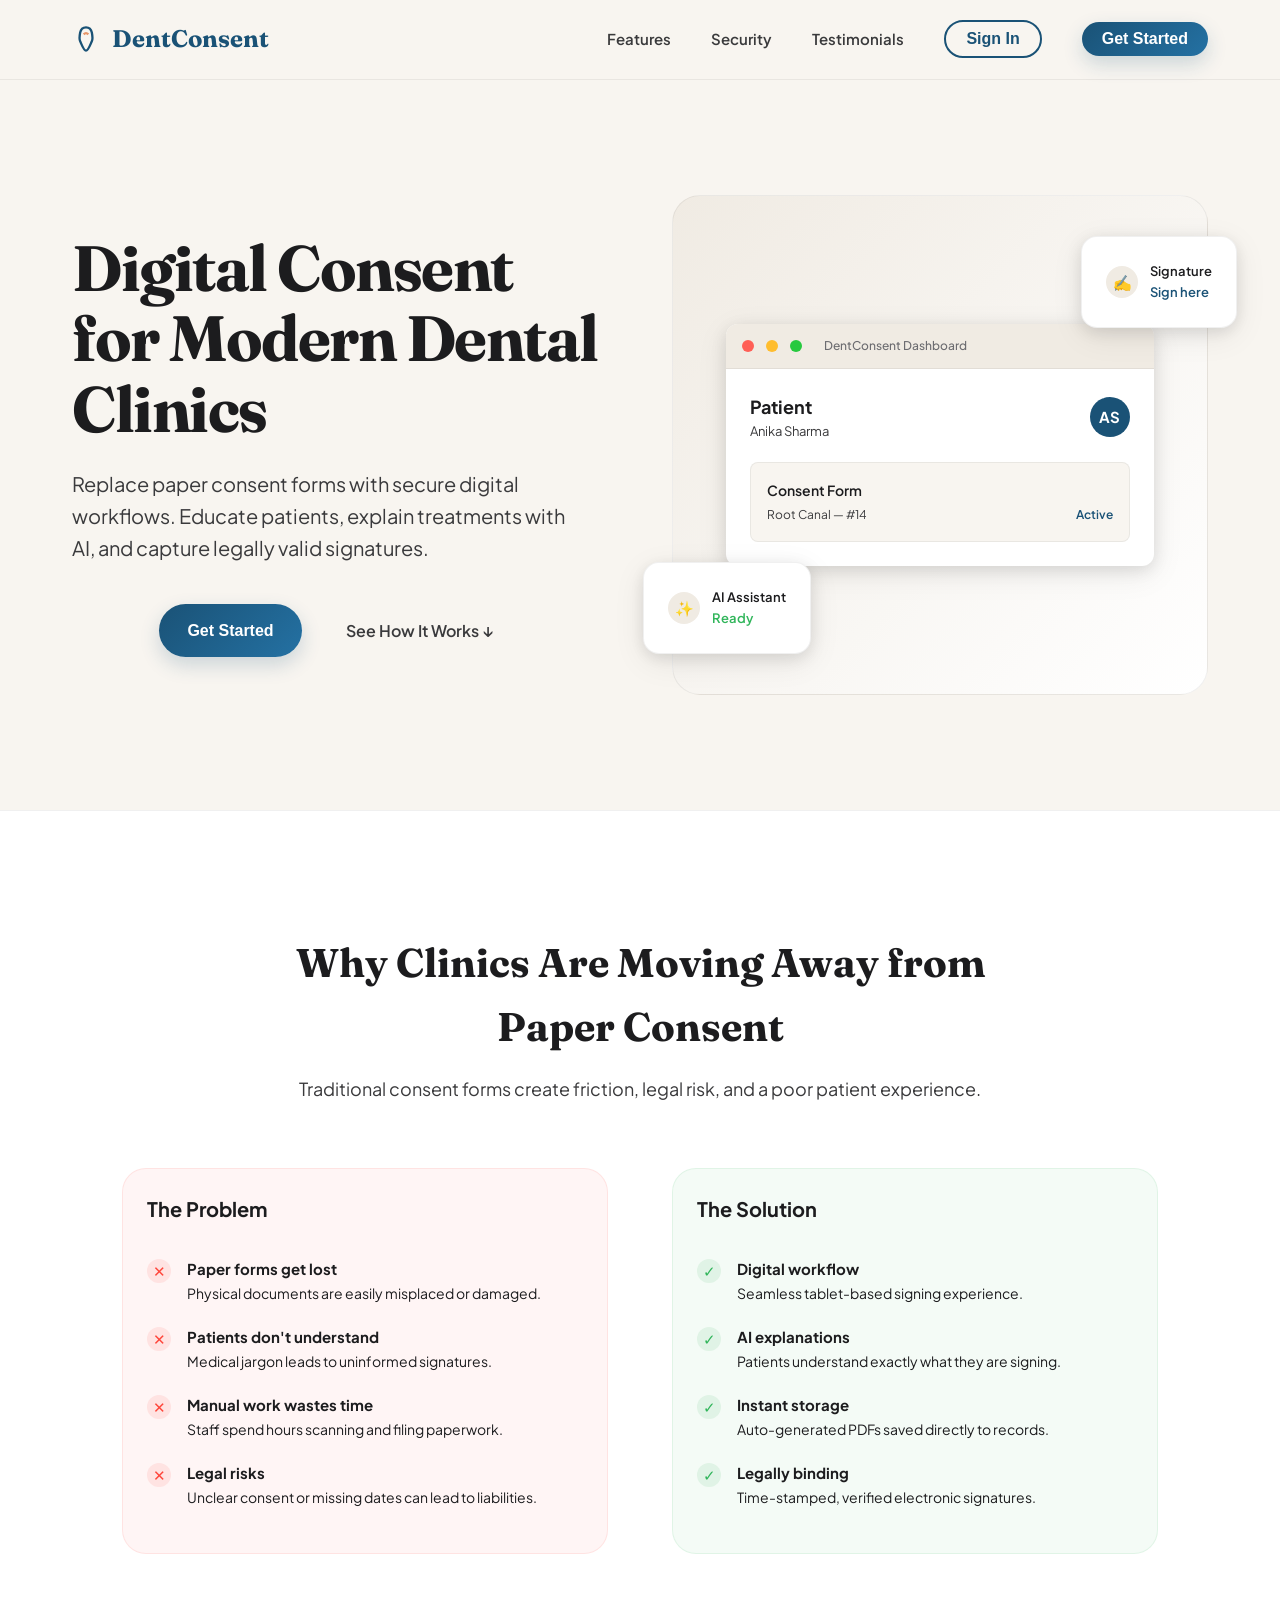
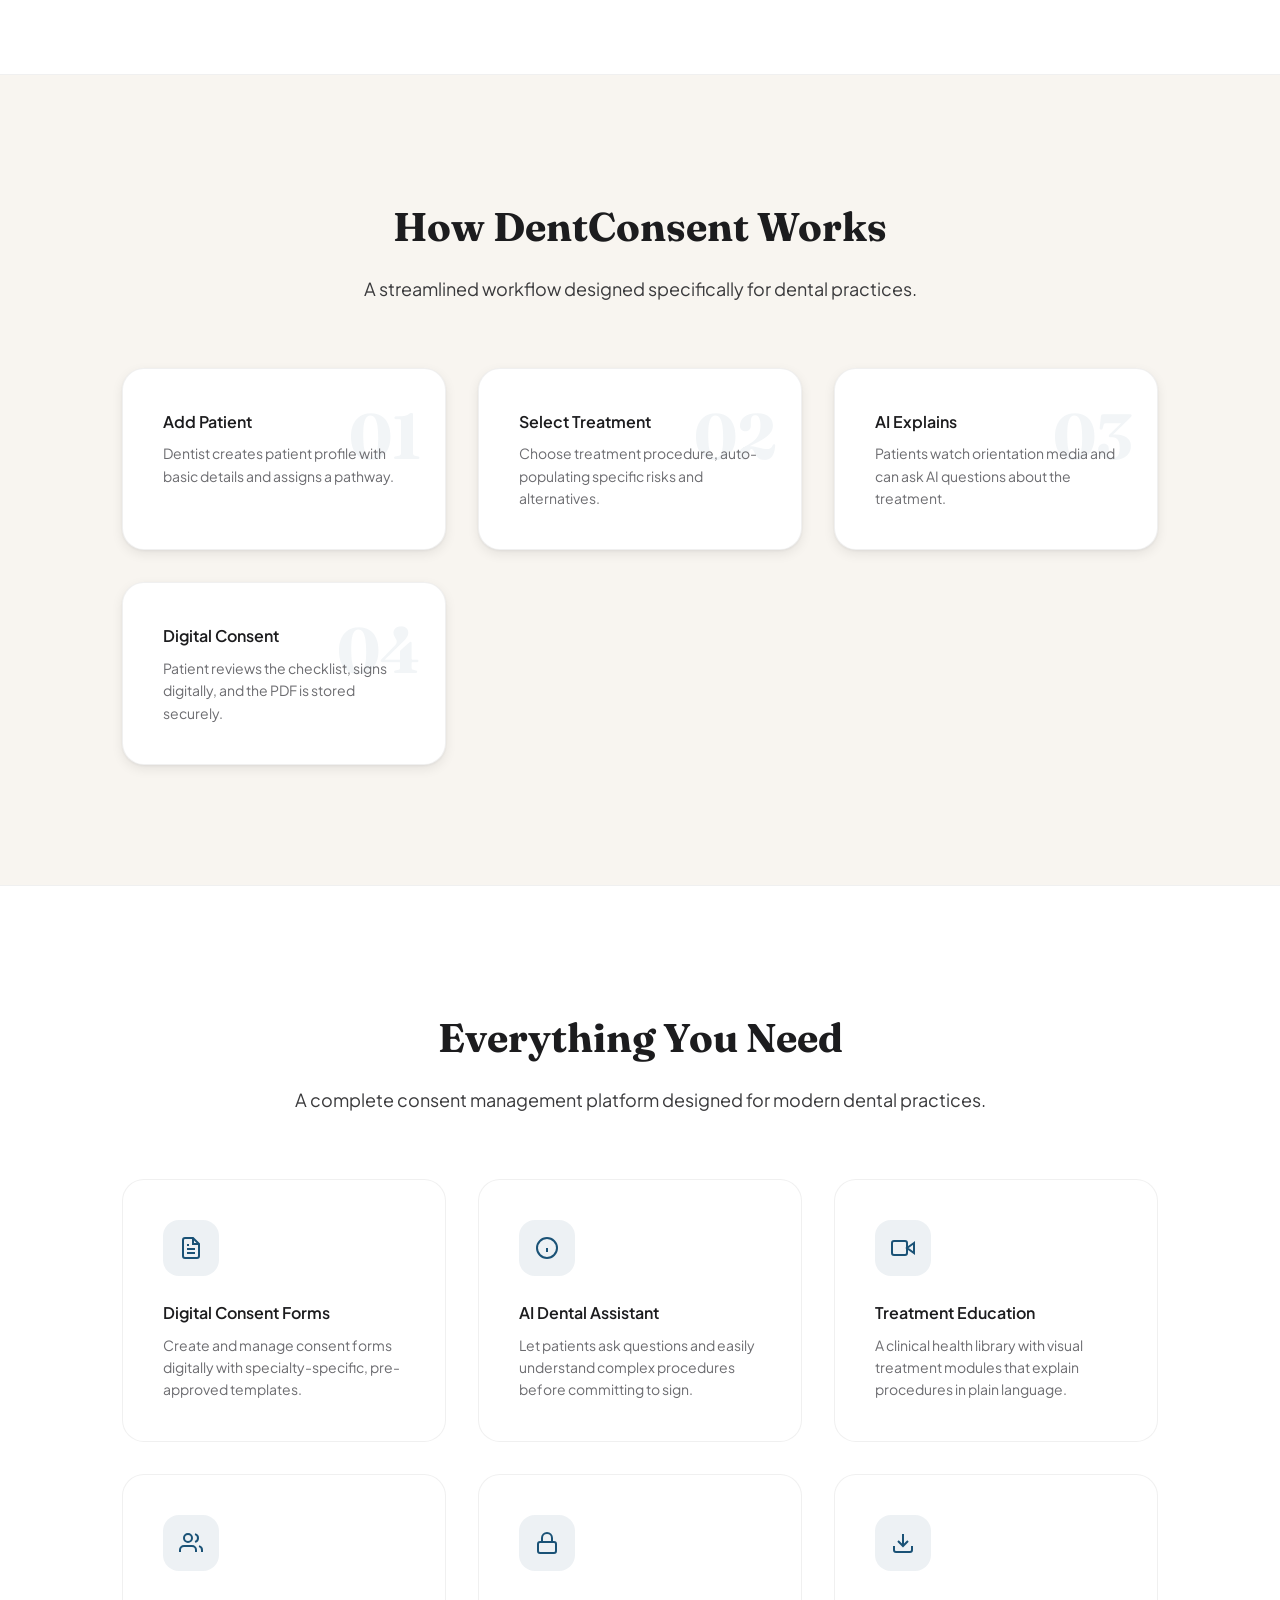
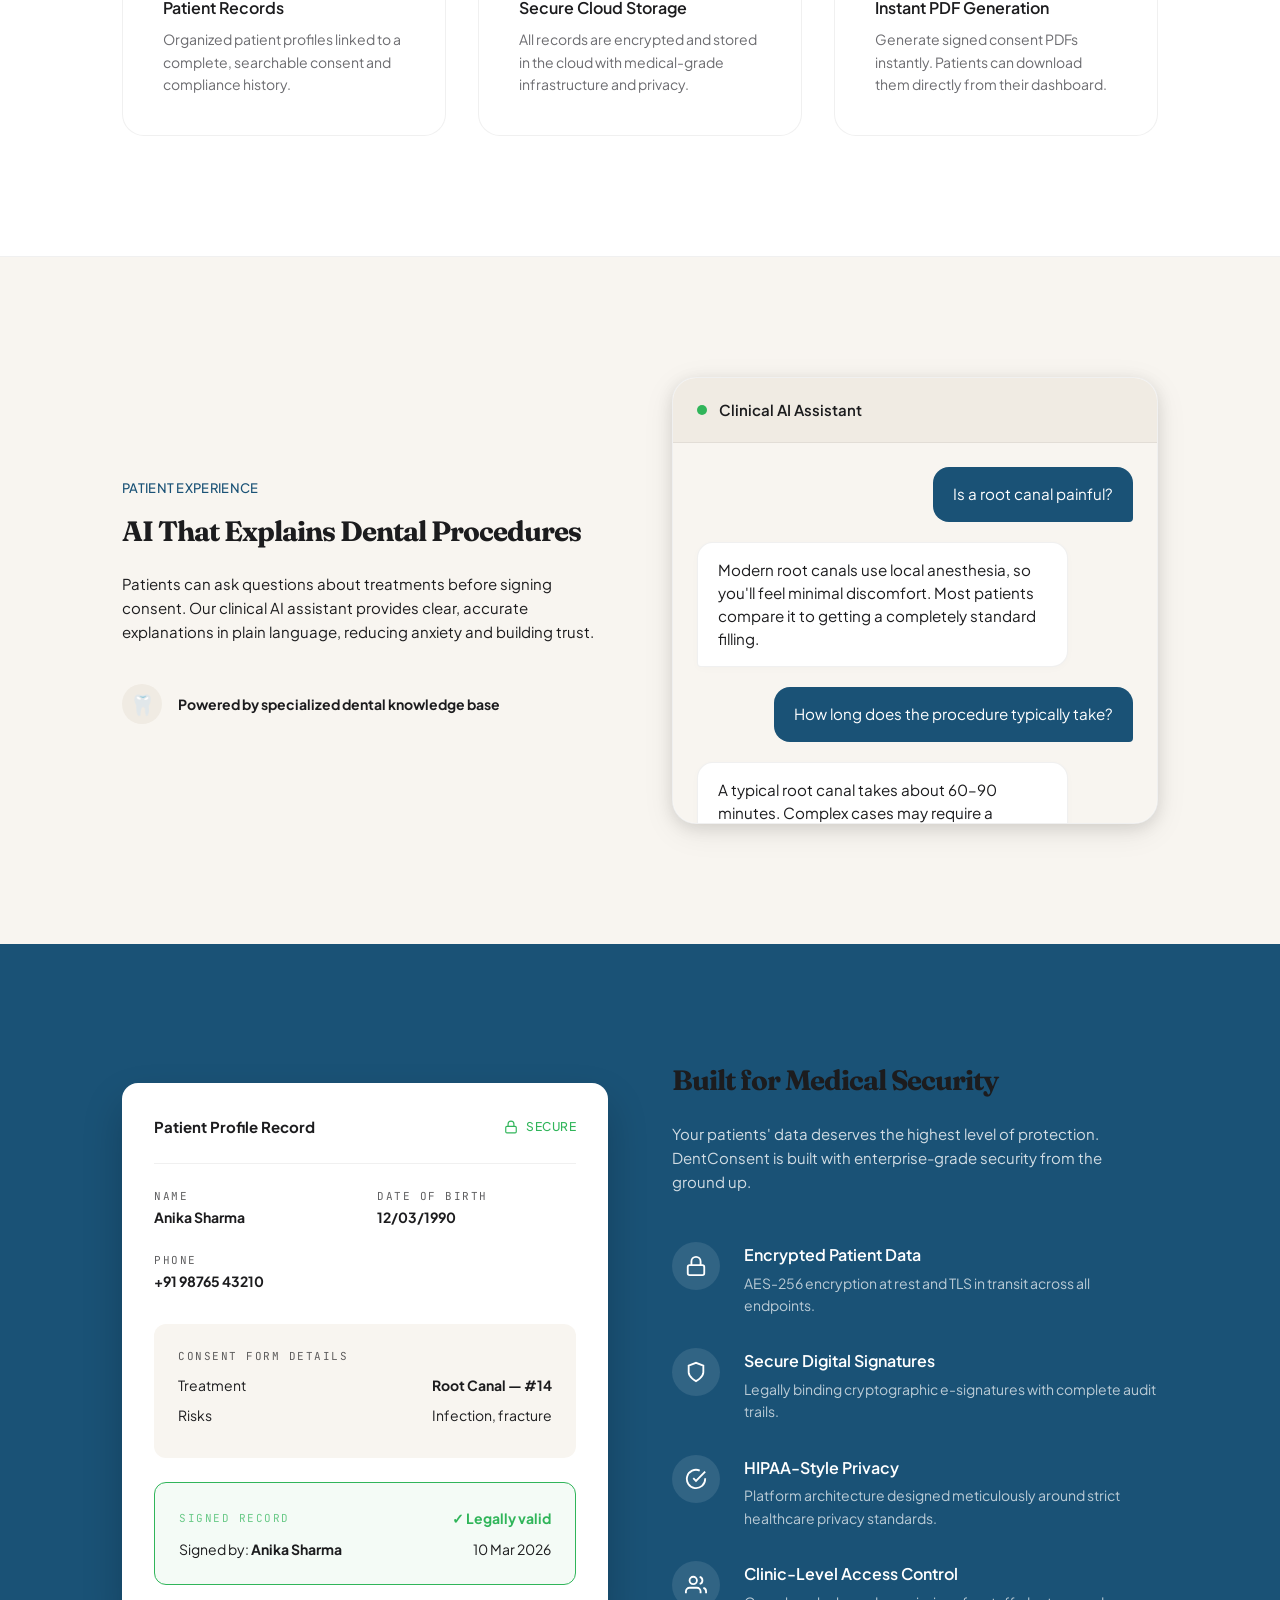
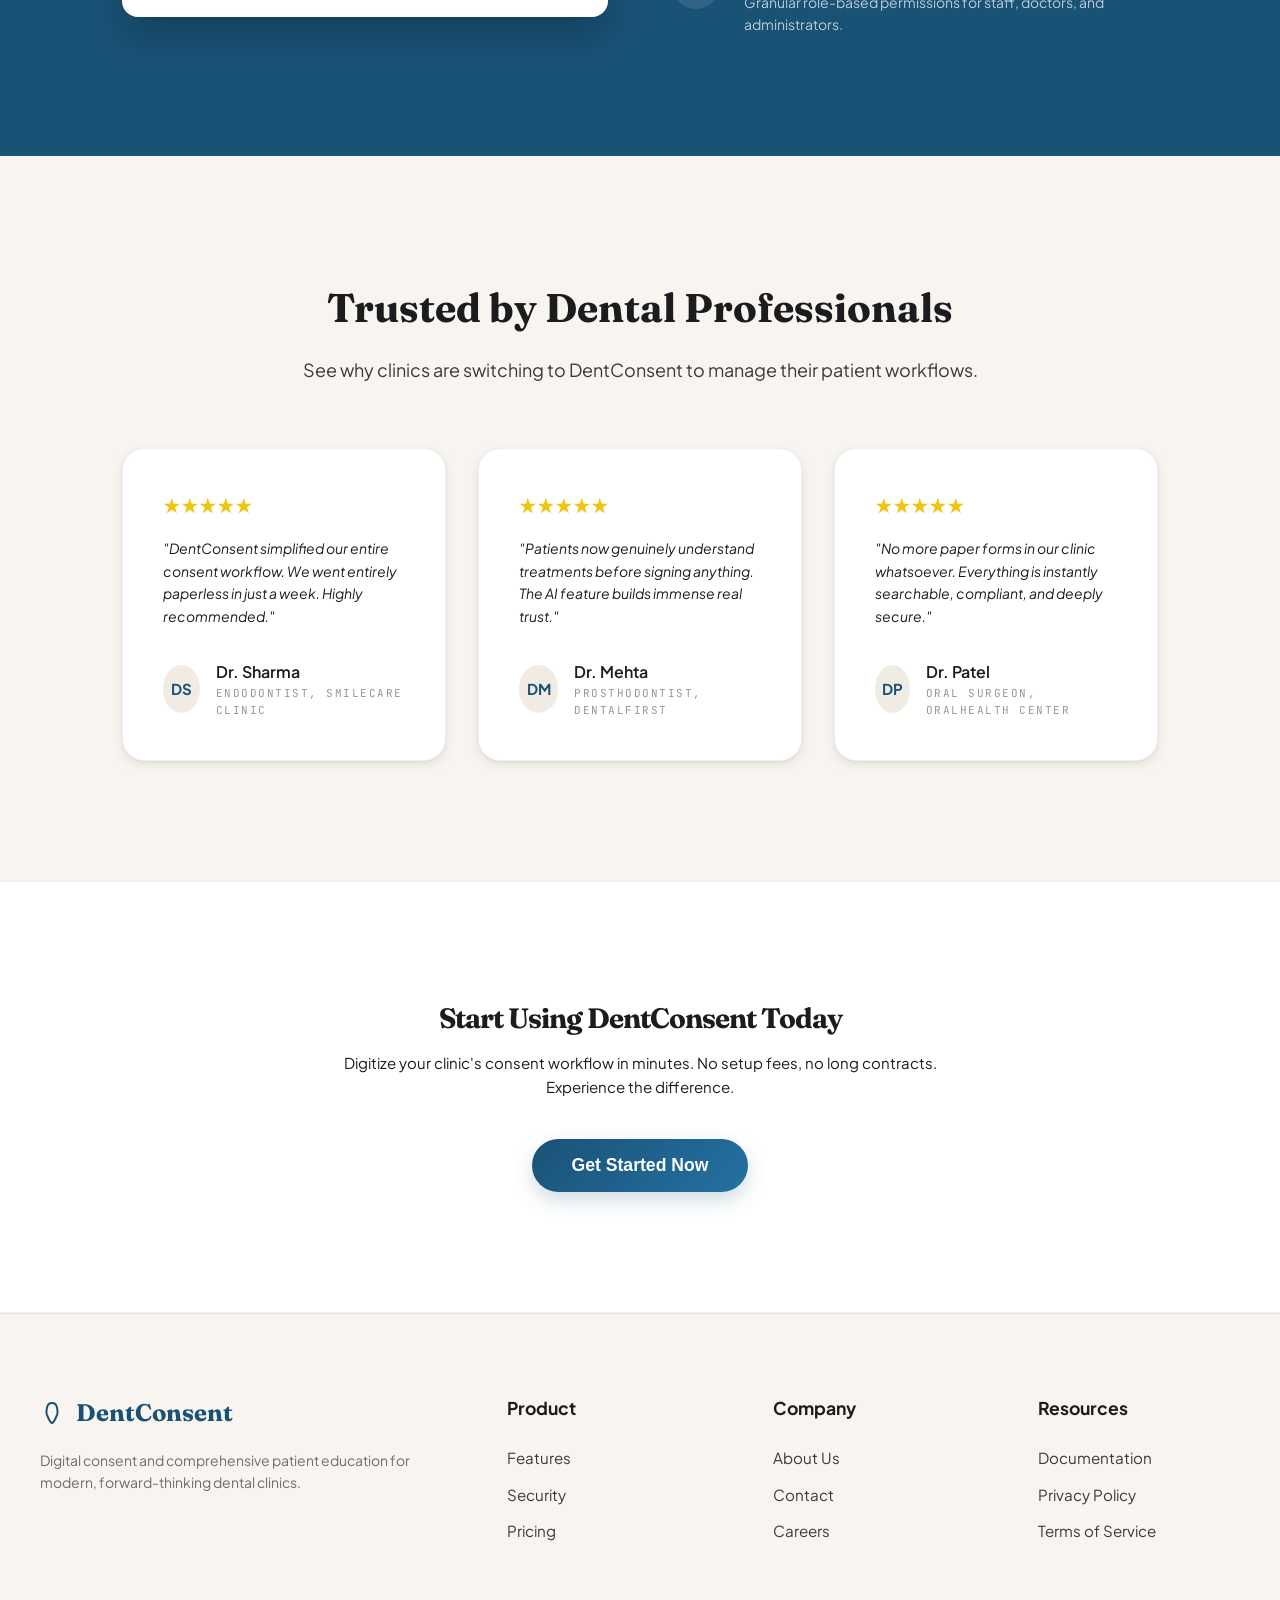
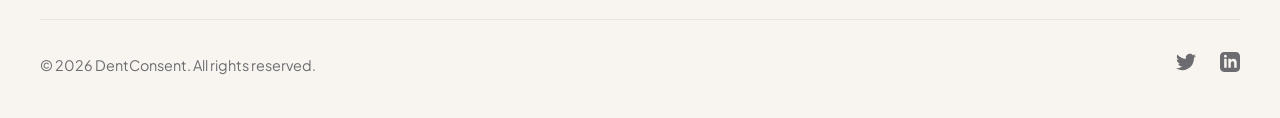
<file: index.html>
<!DOCTYPE html>
<html lang="en">

<head>
    <meta charset="UTF-8">
    <meta name="viewport" content="width=device-width, initial-scale=1.0">
    <title>DentConsent | Digital Consent for Modern Dental Clinics</title>
    <!-- Global CSS -->
    <link rel="stylesheet" href="css/global.css">

    <style>
        /* Landing Page Specific Styles */
        body {
            background-color: var(--bg-primary);
            overflow-x: hidden;
            scroll-behavior: smooth;
        }

        /* Navbar */
        .navbar {
            position: fixed;
            top: 0;
            left: 0;
            right: 0;
            height: 80px;
            background: rgba(248, 245, 240, 0.9);
            backdrop-filter: blur(20px);
            -webkit-backdrop-filter: blur(20px);
            z-index: 1000;
            border-bottom: 1px solid var(--border-subtle);
            display: flex;
            align-items: center;
        }

        .nav-container {
            width: 100%;
            max-width: 1200px;
            margin: 0 auto;
            padding: 0 2rem;
            display: flex;
            justify-content: space-between;
            align-items: center;
            gap: 1rem;
        }

        .nav-brand {
            display: flex;
            align-items: center;
            gap: 0.75rem;
            text-decoration: none;
            font-family: var(--font-display);
            font-size: 1.5rem;
            font-weight: 700;
            color: var(--brand-primary);
        }

        .nav-links {
            display: flex;
            gap: 2.5rem;
            align-items: center;
        }

        .nav-link {
            color: var(--text-secondary);
            text-decoration: none;
            font-weight: 600;
            font-size: 15px;
            transition: color 0.3s;
        }

        .nav-link:hover {
            color: var(--brand-primary);
        }

        .mobile-menu-actions {
            display: flex;
            flex-direction: column;
            gap: 1rem;
            margin-top: 1rem;
        }

        /* Hero Section */
        .hero-section {
            padding: 160px 2rem 80px;
            max-width: 1200px;
            margin: 0 auto;
            display: grid;
            grid-template-columns: 1fr 1fr;
            gap: 4rem;
            align-items: center;
            min-height: 90vh;
        }

        .hero-content h1 {
            font-size: 4rem;
            line-height: 1.1;
            letter-spacing: -1.5px;
            margin-bottom: 1.5rem;
            color: var(--text-primary);
        }

        .hero-content p {
            font-size: 1.25rem;
            color: var(--text-secondary);
            margin-bottom: 2.5rem;
            line-height: 1.6;
            max-width: 500px;
        }

        .hero-visual {
            position: relative;
            height: 500px;
            background: linear-gradient(135deg, var(--bg-secondary) 0%, var(--surface-card) 100%);
            border-radius: var(--radius-xl);
            border: 1px solid var(--border-subtle);
            display: flex;
            align-items: center;
            justify-content: center;
        }

        .floating-card {
            position: absolute;
            background: white;
            border-radius: 16px;
            padding: 1.5rem;
            box-shadow: var(--shadow-l2);
            border: 1px solid var(--border-subtle);
            z-index: 2;
            animation: float 6s ease-in-out infinite;
        }

        .fc-1 {
            top: 40px;
            right: -30px;
        }

        .fc-2 {
            bottom: 40px;
            left: -30px;
            animation-delay: -3s;
        }

        @keyframes float {

            0%,
            100% {
                transform: translateY(0);
            }

            50% {
                transform: translateY(-15px);
            }
        }

        /* Sections */
        .section-padding {
            padding: 120px 2rem;
        }

        .bg-white {
            background: white;
            border-top: 1px solid var(--border-subtle);
            border-bottom: 1px solid var(--border-subtle);
        }

        .bg-navy {
            background: var(--brand-primary);
            color: white;
        }

        .section-header {
            text-align: center;
            margin-bottom: 4rem;
            max-width: 700px;
            margin-left: auto;
            margin-right: auto;
        }

        .section-header h2 {
            font-family: var(--font-display);
            font-size: 2.5rem;
            margin-bottom: 1rem;
        }

        .section-header p {
            font-size: 1.125rem;
            color: var(--text-secondary);
        }

        .bg-navy .section-header p {
            color: rgba(255, 255, 255, 0.8);
        }

        /* Grid Layouts */
        .grid-2 {
            display: grid;
            grid-template-columns: 1fr 1fr;
            gap: 4rem;
            align-items: center;
        }

        .grid-3 {
            display: grid;
            grid-template-columns: repeat(auto-fit, minmax(320px, 1fr));
            gap: 2rem;
        }

        .grid-4 {
            display: grid;
            grid-template-columns: repeat(auto-fit, minmax(260px, 1fr));
            gap: 2rem;
        }

        /* Problem/Solution */
        .comparison-box {
            padding: 2.5rem;
            border-radius: 24px;
        }

        .problem-box {
            background: rgba(255, 69, 58, 0.05);
            border: 1px solid rgba(255, 69, 58, 0.1);
        }

        .solution-box {
            background: rgba(48, 181, 90, 0.05);
            border: 1px solid rgba(48, 181, 90, 0.1);
        }

        .list-item {
            display: flex;
            align-items: flex-start;
            gap: 1rem;
            margin-bottom: 1.25rem;
        }

        .list-item-icon {
            width: 24px;
            height: 24px;
            border-radius: 50%;
            display: flex;
            align-items: center;
            justify-content: center;
            flex-shrink: 0;
            margin-top: 2px;
        }

        .problem-box .list-item-icon {
            background: rgba(255, 69, 58, 0.1);
            color: var(--error);
        }

        .solution-box .list-item-icon {
            background: rgba(48, 181, 90, 0.1);
            color: var(--success);
        }

        /* Step Card */
        .step-card {
            position: relative;
            padding: 2.5rem;
            border: 1px solid var(--border-subtle);
            border-radius: var(--radius-l);
            background: var(--surface-card);
            box-shadow: var(--shadow-l1);
        }

        .step-number {
            font-family: var(--font-display);
            font-size: 4rem;
            font-weight: 700;
            color: rgba(26, 82, 118, 0.06);
            position: absolute;
            top: 1rem;
            right: 1.5rem;
        }

        /* Feature Cards */
        .feature-card {
            padding: 2.5rem;
            border-radius: var(--radius-l);
            background: var(--surface-card);
            border: 1px solid var(--border-subtle);
            transition: transform 0.4s var(--spring-ease), box-shadow 0.4s var(--smooth-ease);
        }

        .feature-card:hover {
            transform: translateY(-8px);
            box-shadow: var(--shadow-l2);
        }

        .icon-circle {
            width: 56px;
            height: 56px;
            border-radius: 16px;
            background: rgba(26, 82, 118, 0.08);
            color: var(--brand-primary);
            display: flex;
            align-items: center;
            justify-content: center;
            margin-bottom: 1.5rem;
        }

        /* Chat Demo */
        .chat-container {
            background: white;
            border-radius: 24px;
            border: 1px solid var(--border-subtle);
            overflow: hidden;
            box-shadow: var(--shadow-l2);
        }

        .chat-header {
            padding: 1.25rem 1.5rem;
            border-bottom: 1px solid var(--border-subtle);
            background: var(--bg-secondary);
            font-weight: 600;
            display: flex;
            align-items: center;
            gap: 0.75rem;
        }

        .chat-body {
            padding: 1.5rem;
            display: flex;
            flex-direction: column;
            gap: 1.25rem;
            height: 380px;
            overflow-y: auto;
            background: var(--bg-primary);
        }

        .chat-bubble {
            max-width: 85%;
            padding: 1rem 1.25rem;
            border-radius: 16px;
            font-size: 0.95rem;
            line-height: 1.5;
        }

        .bubble-user {
            background: var(--brand-primary);
            color: white;
            align-self: flex-end;
            border-bottom-right-radius: 4px;
        }

        .bubble-ai {
            background: white;
            color: var(--text-primary);
            align-self: flex-start;
            border-bottom-left-radius: 4px;
            border: 1px solid var(--border-subtle);
            box-shadow: 0 2px 8px rgba(0, 0, 0, 0.02);
        }

        /* Security Features */
        .security-list {
            display: flex;
            flex-direction: column;
            gap: 2rem;
        }

        .security-item {
            display: flex;
            gap: 1.5rem;
            align-items: flex-start;
        }

        .security-icon {
            width: 48px;
            height: 48px;
            border-radius: 50%;
            background: rgba(255, 255, 255, 0.1);
            color: white;
            display: flex;
            align-items: center;
            justify-content: center;
            flex-shrink: 0;
        }

        /* Testimonial Cards */
        .testimonial-card {
            padding: 2.5rem;
            border-radius: var(--radius-l);
            background: white;
            border: 1px solid var(--border-subtle);
            box-shadow: var(--shadow-l1);
        }

        /* Footer */
        .footer {
            background: var(--bg-primary);
            padding: 80px 2rem 40px;
            border-top: 1px solid var(--border-subtle);
        }

        .footer-grid {
            max-width: 1200px;
            margin: 0 auto;
            display: grid;
            grid-template-columns: 2fr 1fr 1fr 1fr;
            gap: 4rem;
            margin-bottom: 4rem;
        }

        .footer-col h4 {
            font-size: 1.1rem;
            margin-bottom: 1.5rem;
            color: var(--text-primary);
        }

        .footer-link {
            display: block;
            color: var(--text-secondary);
            text-decoration: none;
            margin-bottom: 0.75rem;
            font-size: 0.95rem;
        }

        .footer-link:hover {
            color: var(--brand-primary);
        }

        .footer-bottom {
            max-width: 1200px;
            margin: 0 auto;
            padding-top: 2rem;
            border-top: 1px solid var(--border-subtle);
            display: flex;
            justify-content: space-between;
            align-items: center;
            color: var(--text-tertiary);
            font-size: 0.9rem;
        }

        /* Enhanced Login Modal Styles */
        .modal-overlay {
            position: fixed;
            top: 0;
            left: 0;
            right: 0;
            bottom: 0;
            background: rgba(0, 0, 0, 0.6);
            backdrop-filter: blur(8px);
            -webkit-backdrop-filter: blur(8px);
            display: flex;
            align-items: center;
            justify-content: center;
            z-index: 2000;
            opacity: 0;
            visibility: hidden;
            transition: all 0.3s var(--smooth-ease);
        }

        .modal-overlay.active {
            opacity: 1;
            visibility: visible;
        }

        .modal-container {
            width: 100%;
            max-width: 460px;
            background: var(--bg-primary);
            border-radius: var(--radius-xl);
            box-shadow: var(--shadow-l4);
            transform: translateY(30px) scale(0.95);
            transition: all 0.4s var(--spring-ease);
            padding: 3.5rem 2.5rem;
            position: relative;
        }

        .modal-overlay.active .modal-container {
            transform: translateY(0) scale(1);
        }

        .modal-close {
            position: absolute;
            top: 1.5rem;
            right: 1.5rem;
            background: rgba(0, 0, 0, 0.05);
            border: none;
            border-radius: 50%;
            width: 36px;
            height: 36px;
            display: flex;
            align-items: center;
            justify-content: center;
            cursor: pointer;
            transition: background 0.2s;
        }

        .modal-close:hover {
            background: rgba(0, 0, 0, 0.1);
        }

        .role-selector {
            display: flex;
            background: var(--bg-secondary);
            padding: 4px;
            border-radius: var(--radius-full);
            margin-bottom: 2rem;
            position: relative;
        }

        .role-pill {
            flex: 1;
            padding: 10px 0;
            font-size: 14px;
            font-weight: 700;
            color: var(--text-tertiary);
            cursor: pointer;
            z-index: 2;
            transition: color 0.3s var(--smooth-ease);
            text-align: center;
        }

        .role-pill.active {
            color: white;
        }

        .role-indicator {
            position: absolute;
            top: 4px;
            left: 4px;
            width: calc(50% - 4px);
            height: calc(100% - 8px);
            background: var(--brand-primary);
            border-radius: var(--radius-full);
            z-index: 1;
            transition: transform 0.4s var(--spring-ease);
            box-shadow: 0 4px 12px rgba(26, 82, 118, 0.2);
        }

        .role-selector[data-role="patient"] .role-indicator {
            transform: translateX(100%);
        }

        .spinner {
            display: none;
            width: 20px;
            height: 20px;
            border: 3px solid rgba(255, 255, 255, 0.3);
            border-radius: 50%;
            border-top-color: #fff;
            animation: spin 1s linear infinite;
        }

        @keyframes spin {
            to {
                transform: rotate(360deg);
            }
        }

        .btn-loading .btn-text {
            opacity: 0;
        }

        .btn-loading .spinner {
            display: block;
            position: absolute;
        }

        /* Responsive */
        @media (max-width: 992px) {
            .navbar {
                height: 76px;
            }

            .nav-container {
                padding: 0 1rem;
            }

            .hero-section {
                grid-template-columns: 1fr;
                text-align: center;
                padding-top: 120px;
                padding-bottom: 40px;
                gap: 2rem;
            }

            .hero-content h1 {
                font-size: 3rem;
            }

            .hero-content p {
                margin: 0 auto 2.5rem;
            }

            .grid-2 {
                grid-template-columns: 1fr;
                gap: 2rem;
            }

            .nav-links {
                display: none;
            }

            .mobile-menu-toggle {
                display: flex;
            }

            .mobile-menu-overlay {
                top: 84px;
                left: 0;
                right: 0;
                bottom: auto;
                background: transparent;
                align-items: flex-start;
                justify-content: flex-end;
                transform: translateY(-12px);
            }

            .mobile-menu-overlay.active {
                transform: translateY(0);
            }

            .mobile-menu-content {
                width: min(320px, calc(100vw - 2rem));
                max-width: 320px;
                margin-right: 1rem;
                padding: 1rem;
                gap: 0.75rem;
                text-align: left;
                background: rgba(248, 245, 240, 0.98);
                border: 1px solid var(--border-subtle);
                border-radius: 24px;
                box-shadow: var(--shadow-l3);
            }

            .mobile-nav-link {
                display: block;
                padding: 0.95rem 1rem;
                border-radius: 16px;
                background: rgba(255, 255, 255, 0.84);
                border: 1px solid rgba(26, 82, 118, 0.08);
                font-size: 1rem;
            }

            .footer-grid {
                grid-template-columns: 1fr 1fr;
                gap: 2rem;
            }

            .hero-visual {
                height: 400px;
            }

            .hero-visual > div {
                width: 90% !important;
            }

            .fc-1 { right: -10px; top: 20px; }
            .fc-2 { left: -10px; bottom: 20px; }
        }

        @media (max-width: 768px) {
            .section-padding {
                padding: 60px 1.5rem;
            }

            .mobile-menu-overlay {
                justify-content: center;
            }

            .mobile-menu-content {
                width: calc(100vw - 1.5rem);
                max-width: none;
                margin-right: 0;
            }

            .section-header h2 {
                font-size: 2rem;
            }

            .grid-3, .grid-4 {
                grid-template-columns: 1fr;
            }

            .hero-content h1 {
                font-size: 2.5rem;
            }

            .footer-grid {
                grid-template-columns: 1fr;
                text-align: center;
            }

            .footer-bottom {
                flex-direction: column;
                gap: 1rem;
            }
        }

        /* Mobile Menu */
        .mobile-menu-toggle {
            display: none;
            background: rgba(255, 255, 255, 0.78);
            border: 1px solid rgba(26, 82, 118, 0.12);
            border-radius: 999px;
            cursor: pointer;
            color: var(--brand-primary);
            padding: 0.65rem 0.9rem;
            z-index: 1001;
            align-items: center;
            justify-content: center;
            gap: 0.5rem;
            min-height: 44px;
            box-shadow: 0 10px 24px rgba(26, 82, 118, 0.08);
            font-weight: 700;
            font-size: 0.95rem;
        }

        .mobile-menu-overlay {
            position: fixed;
            top: 0;
            left: 0;
            right: 0;
            bottom: 0;
            background: transparent;
            z-index: 999;
            opacity: 0;
            visibility: hidden;
            transition: opacity 0.3s var(--smooth-ease), visibility 0.3s var(--smooth-ease), transform 0.3s var(--smooth-ease);
            display: flex;
            align-items: flex-start;
            justify-content: flex-end;
        }

        .mobile-menu-overlay.active {
            opacity: 1;
            visibility: visible;
        }

        .mobile-menu-content {
            width: min(320px, calc(100vw - 2rem));
            max-width: 320px;
            margin: 84px 1rem 0 0;
            padding: 1rem;
            display: flex;
            flex-direction: column;
            gap: 0.75rem;
            text-align: left;
            background: rgba(248, 245, 240, 0.98);
            border: 1px solid var(--border-subtle);
            border-radius: 24px;
            box-shadow: var(--shadow-l3);
        }

        .mobile-nav-link {
            font-size: 1rem;
            font-weight: 700;
            color: var(--brand-primary);
            text-decoration: none;
            display: block;
            padding: 0.95rem 1rem;
            border-radius: 16px;
            background: rgba(255, 255, 255, 0.84);
            border: 1px solid rgba(26, 82, 118, 0.08);
        }

        @media (max-width: 992px) {
            .mobile-menu-toggle {
                display: inline-flex;
            }
        }

        /* Fix for overlaying cards on mobile */
        .comparison-box {
            padding: 1.5rem;
        }
    </style>
</head>

<body>
    <!-- Navbar -->
    <nav class="navbar">
        <div class="nav-container">
            <a href="#" class="nav-brand">
                <svg width="28" height="28" viewBox="0 0 24 24" fill="none" stroke="currentColor" stroke-width="2">
                    <path
                        d="M12 2C9.5 2 7.5 4 7 6.5C6.5 9 6 12 7 14C8 16 10 22 12 22C14 22 16 16 17 14C18 12 17.5 9 17 6.5C16.5 4 14.5 2 12 2Z" />
                    <path d="M10 8C10 8 11 7 12 7C13 7 14 8 14 8" stroke="var(--brand-accent)" />
                </svg>
                DentConsent
            </a>
            <div class="nav-links">
                <a href="#features" class="nav-link">Features</a>
                <a href="#security" class="nav-link">Security</a>
                <a href="#testimonials" class="nav-link">Testimonials</a>
                <button class="btn btn-outline" onclick="openLoginModal()" style="padding: 0.5rem 1.25rem;">Sign In</button>
                <button class="btn btn-primary" onclick="openLoginModal()" style="padding: 0.5rem 1.25rem;">Get Started</button>
            </div>

            <!-- Mobile Menu Toggle -->
            <button class="mobile-menu-toggle" id="menuToggle" aria-label="Toggle navigation menu" aria-expanded="false" aria-controls="mobileMenu">
                <span>Menu</span>
                <svg width="24" height="24" viewBox="0 0 24 24" fill="none" stroke="currentColor" stroke-width="2">
                    <line x1="3" y1="12" x2="21" y2="12" id="line1"></line>
                    <line x1="3" y1="6" x2="21" y2="6" id="line2"></line>
                    <line x1="3" y1="18" x2="21" y2="18" id="line3"></line>
                </svg>
            </button>
        </div>
    </nav>

    <!-- Mobile Menu Overlay -->
    <div class="mobile-menu-overlay" id="mobileMenu">
        <div class="mobile-menu-content">
            <a href="#features" class="mobile-nav-link">Features</a>
            <a href="#security" class="mobile-nav-link">Security</a>
            <a href="#testimonials" class="mobile-nav-link">Testimonials</a>
            <div class="mobile-menu-actions">
                <button class="btn btn-outline" onclick="openLoginModal()" style="width: 100%;">Sign In</button>
                <button class="btn btn-primary" onclick="openLoginModal()" style="width: 100%;">Get Started</button>
            </div>
        </div>
    </div>

    <!-- Hero Section -->
    <section class="hero-section">
        <div class="hero-content animate-in">
            <h1 class="display-xl">Digital Consent for Modern Dental Clinics</h1>
            <p class="body-l">Replace paper consent forms with secure digital workflows. Educate patients, explain
                treatments with AI, and capture legally valid signatures.</p>
            <div style="display: flex; gap: 1rem; flex-wrap: wrap; justify-content: center;">
                <button class="btn btn-primary" onclick="openLoginModal()">Get Started</button>
                <a href="#how-it-works" class="btn btn-ghost" style="text-decoration: none;">See How It Works ↓</a>
            </div>
        </div>
        <div class="hero-visual animate-in stagger-2">
            <!-- Simulated App UI in hero instead of static image to show functionality -->
            <div
                style="width: 80%; background: white; border-radius: 12px; box-shadow: var(--shadow-l2); overflow: hidden; font-family: var(--font-body);">
                <div
                    style="background: var(--bg-secondary); padding: 12px 16px; border-bottom: 1px solid var(--border-subtle); display: flex; align-items: center; gap: 12px;">
                    <div style="width: 12px; height: 12px; border-radius: 50%; background: #ff5f56;"></div>
                    <div style="width: 12px; height: 12px; border-radius: 50%; background: #ffbd2e;"></div>
                    <div style="width: 12px; height: 12px; border-radius: 50%; background: #27c93f;"></div>
                    <span
                        style="font-size: 12px; color: var(--text-tertiary); margin-left: 10px; font-weight: 500;">DentConsent
                        Dashboard</span>
                </div>
                <div style="padding: 24px;">
                    <div
                        style="display: flex; justify-content: space-between; align-items: center; margin-bottom: 20px;">
                        <div>
                            <div style="font-size: 18px; font-weight: 700;">Patient</div>
                            <div style="font-size: 13px; color: var(--text-secondary);">Anika Sharma</div>
                        </div>
                        <div
                            style="width: 40px; height: 40px; border-radius: 50%; background: var(--brand-primary); color: white; display: flex; align-items: center; justify-content: center; font-weight: bold;">
                            AS</div>
                    </div>
                    <div
                        style="background: var(--bg-primary); padding: 16px; border-radius: 8px; border: 1px solid var(--border-subtle);">
                        <div style="font-size: 14px; font-weight: 600; margin-bottom: 4px;">Consent Form</div>
                        <div
                            style="display: flex; justify-content: space-between; font-size: 12px; color: var(--text-secondary);">
                            <span>Root Canal — #14</span>
                            <span style="color: var(--brand-primary); font-weight: 600;">Active</span>
                        </div>
                    </div>
                </div>
            </div>

            <!-- Floating decorations -->
            <div class="floating-card fc-1">
                <div style="display: flex; align-items: center; gap: 12px;">
                    <div
                        style="width: 32px; height: 32px; border-radius: 50%; background: var(--bg-secondary); display: flex; align-items: center; justify-content: center;">
                        ✍️</div>
                    <div style="font-size: 13px; font-weight: 600; color: var(--text-primary);">Signature<br><span
                            style="color: var(--brand-primary);">Sign here</span></div>
                </div>
            </div>
            <div class="floating-card fc-2">
                <div style="display: flex; align-items: center; gap: 12px;">
                    <div
                        style="width: 32px; height: 32px; border-radius: 50%; background: var(--bg-secondary); display: flex; align-items: center; justify-content: center;">
                        ✨</div>
                    <div style="font-size: 13px; font-weight: 600; color: var(--text-primary);">AI Assistant<br><span
                            style="color: var(--success);">Ready</span></div>
                </div>
            </div>
        </div>
    </section>

    <!-- Problem / Solution Section -->
    <section class="section-padding bg-white">
        <div class="container">
            <div class="section-header">
                <h2>Why Clinics Are Moving Away from Paper Consent</h2>
                <p>Traditional consent forms create friction, legal risk, and a poor patient experience.</p>
            </div>
            <div class="grid-2">
                <div class="comparison-box problem-box">
                    <h3 class="title-l" style="margin-bottom: 2rem; color: var(--text-primary);">The Problem</h3>
                    <div class="list-item">
                        <div class="list-item-icon">✕</div>
                        <div><strong style="color: var(--text-primary);">Paper forms get lost</strong><br><span
                                class="text-secondary text-sm">Physical documents are easily misplaced or
                                damaged.</span></div>
                    </div>
                    <div class="list-item">
                        <div class="list-item-icon">✕</div>
                        <div><strong style="color: var(--text-primary);">Patients don't understand</strong><br><span
                                class="text-secondary text-sm">Medical jargon leads to uninformed signatures.</span>
                        </div>
                    </div>
                    <div class="list-item">
                        <div class="list-item-icon">✕</div>
                        <div><strong style="color: var(--text-primary);">Manual work wastes time</strong><br><span
                                class="text-secondary text-sm">Staff spend hours scanning and filing paperwork.</span>
                        </div>
                    </div>
                    <div class="list-item">
                        <div class="list-item-icon">✕</div>
                        <div><strong style="color: var(--text-primary);">Legal risks</strong><br><span
                                class="text-secondary text-sm">Unclear consent or missing dates can lead to
                                liabilities.</span></div>
                    </div>
                </div>
                <div class="comparison-box solution-box">
                    <h3 class="title-l" style="margin-bottom: 2rem; color: var(--text-primary);">The Solution</h3>
                    <div class="list-item">
                        <div class="list-item-icon">✓</div>
                        <div><strong style="color: var(--text-primary);">Digital workflow</strong><br><span
                                class="text-secondary text-sm">Seamless tablet-based signing experience.</span></div>
                    </div>
                    <div class="list-item">
                        <div class="list-item-icon">✓</div>
                        <div><strong style="color: var(--text-primary);">AI explanations</strong><br><span
                                class="text-secondary text-sm">Patients understand exactly what they are signing.</span>
                        </div>
                    </div>
                    <div class="list-item">
                        <div class="list-item-icon">✓</div>
                        <div><strong style="color: var(--text-primary);">Instant storage</strong><br><span
                                class="text-secondary text-sm">Auto-generated PDFs saved directly to records.</span>
                        </div>
                    </div>
                    <div class="list-item">
                        <div class="list-item-icon">✓</div>
                        <div><strong style="color: var(--text-primary);">Legally binding</strong><br><span
                                class="text-secondary text-sm">Time-stamped, verified electronic signatures.</span>
                        </div>
                    </div>
                </div>
            </div>
        </div>
    </section>

    <!-- How it Works -->
    <section id="how-it-works" class="section-padding">
        <div class="container">
            <div class="section-header">
                <h2>How DentConsent Works</h2>
                <p>A streamlined workflow designed specifically for dental practices.</p>
            </div>
            <div class="grid-4">
                <div class="step-card">
                    <div class="step-number">01</div>
                    <h3 class="title-m" style="margin-bottom: 0.5rem; position: relative; z-index: 2;">Add Patient</h3>
                    <p class="body-m text-muted" style="position: relative; z-index: 2;">Dentist creates patient profile
                        with basic details and assigns a pathway.</p>
                </div>
                <div class="step-card">
                    <div class="step-number">02</div>
                    <h3 class="title-m" style="margin-bottom: 0.5rem; position: relative; z-index: 2;">Select Treatment
                    </h3>
                    <p class="body-m text-muted" style="position: relative; z-index: 2;">Choose treatment procedure,
                        auto-populating specific risks and alternatives.</p>
                </div>
                <div class="step-card">
                    <div class="step-number">03</div>
                    <h3 class="title-m" style="margin-bottom: 0.5rem; position: relative; z-index: 2;">AI Explains</h3>
                    <p class="body-m text-muted" style="position: relative; z-index: 2;">Patients watch orientation
                        media and can ask AI questions about the treatment.</p>
                </div>
                <div class="step-card">
                    <div class="step-number">04</div>
                    <h3 class="title-m" style="margin-bottom: 0.5rem; position: relative; z-index: 2;">Digital Consent
                    </h3>
                    <p class="body-m text-muted" style="position: relative; z-index: 2;">Patient reviews the checklist,
                        signs digitally, and the PDF is stored securely.</p>
                </div>
            </div>
        </div>
    </section>

    <!-- Features -->
    <section id="features" class="section-padding bg-white">
        <div class="container">
            <div class="section-header">
                <h2>Everything You Need</h2>
                <p>A complete consent management platform designed for modern dental practices.</p>
            </div>
            <div class="grid-3">
                <div class="feature-card">
                    <div class="icon-circle">
                        <svg width="24" height="24" fill="none" stroke="currentColor" stroke-width="2"
                            viewBox="0 0 24 24">
                            <path d="M14 2H6a2 2 0 0 0-2 2v16a2 2 0 0 0 2 2h12a2 2 0 0 0 2-2V8z"></path>
                            <polyline points="14 2 14 8 20 8"></polyline>
                            <line x1="16" y1="13" x2="8" y2="13"></line>
                            <line x1="16" y1="17" x2="8" y2="17"></line>
                            <polyline points="10 9 9 9 8 9"></polyline>
                        </svg>
                    </div>
                    <h3 class="title-m" style="margin-bottom: 0.5rem;">Digital Consent Forms</h3>
                    <p class="body-m text-muted">Create and manage consent forms digitally with specialty-specific,
                        pre-approved templates.</p>
                </div>
                <div class="feature-card">
                    <div class="icon-circle">
                        <svg width="24" height="24" fill="none" stroke="currentColor" stroke-width="2"
                            viewBox="0 0 24 24">
                            <circle cx="12" cy="12" r="10"></circle>
                            <path d="M12 16v-4"></path>
                            <path d="M12 8h.01"></path>
                        </svg>
                    </div>
                    <h3 class="title-m" style="margin-bottom: 0.5rem;">AI Dental Assistant</h3>
                    <p class="body-m text-muted">Let patients ask questions and easily understand complex procedures
                        before committing to sign.</p>
                </div>
                <div class="feature-card">
                    <div class="icon-circle">
                        <svg width="24" height="24" fill="none" stroke="currentColor" stroke-width="2"
                            viewBox="0 0 24 24">
                            <polygon points="23 7 16 12 23 17 23 7"></polygon>
                            <rect x="1" y="5" width="15" height="14" rx="2" ry="2"></rect>
                        </svg>
                    </div>
                    <h3 class="title-m" style="margin-bottom: 0.5rem;">Treatment Education</h3>
                    <p class="body-m text-muted">A clinical health library with visual treatment modules that explain
                        procedures in plain language.</p>
                </div>
                <div class="feature-card">
                    <div class="icon-circle">
                        <svg width="24" height="24" fill="none" stroke="currentColor" stroke-width="2"
                            viewBox="0 0 24 24">
                            <path d="M17 21v-2a4 4 0 0 0-4-4H5a4 4 0 0 0-4 4v2"></path>
                            <circle cx="9" cy="7" r="4"></circle>
                            <path d="M23 21v-2a4 4 0 0 0-3-3.87"></path>
                            <path d="M16 3.13a4 4 0 0 1 0 7.75"></path>
                        </svg>
                    </div>
                    <h3 class="title-m" style="margin-bottom: 0.5rem;">Patient Records</h3>
                    <p class="body-m text-muted">Organized patient profiles linked to a complete, searchable consent and
                        compliance history.</p>
                </div>
                <div class="feature-card">
                    <div class="icon-circle">
                        <svg width="24" height="24" fill="none" stroke="currentColor" stroke-width="2"
                            viewBox="0 0 24 24">
                            <rect x="3" y="11" width="18" height="11" rx="2" ry="2"></rect>
                            <path d="M7 11V7a5 5 0 0 1 10 0v4"></path>
                        </svg>
                    </div>
                    <h3 class="title-m" style="margin-bottom: 0.5rem;">Secure Cloud Storage</h3>
                    <p class="body-m text-muted">All records are encrypted and stored in the cloud with medical-grade
                        infrastructure and privacy.</p>
                </div>
                <div class="feature-card">
                    <div class="icon-circle">
                        <svg width="24" height="24" fill="none" stroke="currentColor" stroke-width="2"
                            viewBox="0 0 24 24">
                            <path d="M21 15v4a2 2 0 0 1-2 2H5a2 2 0 0 1-2-2v-4"></path>
                            <polyline points="7 10 12 15 17 10"></polyline>
                            <line x1="12" y1="15" x2="12" y2="3"></line>
                        </svg>
                    </div>
                    <h3 class="title-m" style="margin-bottom: 0.5rem;">Instant PDF Generation</h3>
                    <p class="body-m text-muted">Generate signed consent PDFs instantly. Patients can download them
                        directly from their dashboard.</p>
                </div>
            </div>
        </div>
    </section>

    <!-- AI Demo Section -->
    <section class="section-padding">
        <div class="container grid-2">
            <div>
                <span class="label-l" style="color: var(--brand-primary); margin-bottom: 1rem; display: block;">Patient
                    Experience</span>
                <h2 class="display-l" style="margin-bottom: 1.5rem;">AI That Explains Dental Procedures</h2>
                <p class="body-l text-secondary" style="margin-bottom: 2.5rem; max-width: 480px;">Patients can ask
                    questions about treatments before signing consent. Our clinical AI assistant provides clear,
                    accurate explanations in plain language, reducing anxiety and building trust.</p>
                <div style="display: flex; gap: 1rem; align-items: center;">
                    <div
                        style="width: 40px; height: 40px; border-radius: 50%; background: var(--bg-secondary); display: flex; align-items: center; justify-content: center; font-size: 1.25rem;">
                        🦷</div>
                    <span class="body-m font-bold">Powered by specialized dental knowledge base</span>
                </div>
            </div>
            <div class="chat-container">
                <div class="chat-header">
                    <div style="width: 10px; height: 10px; border-radius: 50%; background: var(--success);"></div>
                    <span style="color: var(--text-primary);">Clinical AI Assistant</span>
                </div>
                <div class="chat-body">
                    <div class="chat-bubble bubble-user">Is a root canal painful?</div>
                    <div class="chat-bubble bubble-ai">Modern root canals use local anesthesia, so you'll feel minimal
                        discomfort. Most patients compare it to getting a completely standard filling.</div>
                    <div class="chat-bubble bubble-user">How long does the procedure typically take?</div>
                    <div class="chat-bubble bubble-ai">A typical root canal takes about 60–90 minutes. Complex cases may
                        require a second brief visit to ensure everything is perfect.</div>
                    <div class="chat-bubble bubble-user">What are the risks?</div>
                    <div class="chat-bubble bubble-ai">Risks are minimal but can include minor infection, incomplete
                        cleaning, or a rare tooth fracture. Your dentist will discuss these with you before proceeding.
                    </div>
                </div>
            </div>
        </div>
    </section>

    <!-- Security Section -->
    <section id="security" class="section-padding bg-navy">
        <div class="container grid-2">
            <div style="order: 2;">
                <h2 class="display-l" style="margin-bottom: 1.5rem;">Built for Medical Security</h2>
                <p class="body-l" style="margin-bottom: 3rem; color: rgba(255,255,255,0.8); max-width: 480px;">Your
                    patients' data deserves the highest level of protection. DentConsent is built with enterprise-grade
                    security from the ground up.</p>

                <div class="security-list">
                    <div class="security-item">
                        <div class="security-icon"><svg width="22" height="22" fill="none" stroke="currentColor"
                                stroke-width="2" viewBox="0 0 24 24">
                                <rect x="3" y="11" width="18" height="11" rx="2" ry="2"></rect>
                                <path d="M7 11V7a5 5 0 0 1 10 0v4"></path>
                            </svg></div>
                        <div>
                            <h4 class="title-m" style="margin-bottom: 0.25rem;">Encrypted Patient Data</h4>
                            <p class="body-m" style="color: rgba(255,255,255,0.7);">AES-256 encryption at rest and TLS
                                in transit across all endpoints.</p>
                        </div>
                    </div>
                    <div class="security-item">
                        <div class="security-icon"><svg width="22" height="22" fill="none" stroke="currentColor"
                                stroke-width="2" viewBox="0 0 24 24">
                                <path d="M12 22s8-4 8-10V5l-8-3-8 3v7c0 6 8 10 8 10z"></path>
                            </svg></div>
                        <div>
                            <h4 class="title-m" style="margin-bottom: 0.25rem;">Secure Digital Signatures</h4>
                            <p class="body-m" style="color: rgba(255,255,255,0.7);">Legally binding cryptographic
                                e-signatures with complete audit trails.</p>
                        </div>
                    </div>
                    <div class="security-item">
                        <div class="security-icon"><svg width="22" height="22" fill="none" stroke="currentColor"
                                stroke-width="2" viewBox="0 0 24 24">
                                <path d="M22 11.08V12a10 10 0 1 1-5.93-9.14"></path>
                                <polyline points="22 4 12 14.01 9 11.01"></polyline>
                            </svg></div>
                        <div>
                            <h4 class="title-m" style="margin-bottom: 0.25rem;">HIPAA-Style Privacy</h4>
                            <p class="body-m" style="color: rgba(255,255,255,0.7);">Platform architecture designed
                                meticulously around strict healthcare privacy standards.</p>
                        </div>
                    </div>
                    <div class="security-item">
                        <div class="security-icon"><svg width="22" height="22" fill="none" stroke="currentColor"
                                stroke-width="2" viewBox="0 0 24 24">
                                <path d="M17 21v-2a4 4 0 0 0-4-4H5a4 4 0 0 0-4 4v2"></path>
                                <circle cx="9" cy="7" r="4"></circle>
                                <path d="M23 21v-2a4 4 0 0 0-3-3.87"></path>
                                <path d="M16 3.13a4 4 0 0 1 0 7.75"></path>
                            </svg></div>
                        <div>
                            <h4 class="title-m" style="margin-bottom: 0.25rem;">Clinic-Level Access Control</h4>
                            <p class="body-m" style="color: rgba(255,255,255,0.7);">Granular role-based permissions for
                                staff, doctors, and administrators.</p>
                        </div>
                    </div>
                </div>
            </div>

            <div style="order: 1; position: relative;">
                <!-- Decorative representation of a secure profile -->
                <div
                    style="background: white; border-radius: 16px; padding: 2rem; color: var(--text-primary); box-shadow: 0 20px 40px rgba(0,0,0,0.2);">
                    <div
                        style="display: flex; justify-content: space-between; align-items: center; border-bottom: 1px solid var(--border-subtle); padding-bottom: 1.5rem; margin-bottom: 1.5rem;">
                        <h4 class="title-l">Patient Profile Record</h4>
                        <span class="label-m"
                            style="color: var(--success); display: flex; align-items: center; gap: 0.5rem;"><svg
                                width="14" height="14" fill="none" stroke="currentColor" stroke-width="2"
                                viewBox="0 0 24 24">
                                <rect x="3" y="11" width="18" height="11" rx="2" ry="2"></rect>
                                <path d="M7 11V7a5 5 0 0 1 10 0v4"></path>
                            </svg> SECURE</span>
                    </div>
                    <div style="display: grid; grid-template-columns: 1fr 1fr; gap: 1.5rem; margin-bottom: 2rem;">
                        <div>
                            <div class="caption">Name</div>
                            <div class="body-m font-bold">Anika Sharma</div>
                        </div>
                        <div>
                            <div class="caption">Date of Birth</div>
                            <div class="body-m font-bold">12/03/1990</div>
                        </div>
                        <div>
                            <div class="caption">Phone</div>
                            <div class="body-m font-bold">+91 98765 43210</div>
                        </div>
                    </div>

                    <div
                        style="background: var(--bg-primary); padding: 1.5rem; border-radius: 12px; margin-bottom: 1.5rem;">
                        <div class="caption" style="margin-bottom: 0.5rem;">Consent Form Details</div>
                        <div style="display: flex; justify-content: space-between; margin-bottom: 0.5rem;">
                            <span class="body-m">Treatment</span>
                            <span class="body-m font-bold">Root Canal — #14</span>
                        </div>
                        <div style="display: flex; justify-content: space-between; margin-bottom: 0.5rem;">
                            <span class="body-m">Risks</span>
                            <span class="body-m text-secondary">Infection, fracture</span>
                        </div>
                    </div>

                    <div
                        style="border: 1px solid var(--success); background: rgba(48,181,90,0.05); padding: 1.5rem; border-radius: 12px;">
                        <div
                            style="display: flex; justify-content: space-between; align-items: center; margin-bottom: 0.5rem;">
                            <span class="caption" style="color: var(--success);">Signed Record</span>
                            <span class="body-m font-bold" style="color: var(--success);">✓ Legally valid</span>
                        </div>
                        <div style="display: flex; justify-content: space-between;">
                            <span class="body-m">Signed by: <strong style="color: var(--text-primary);">Anika
                                    Sharma</strong></span>
                            <span class="body-m text-secondary">10 Mar 2026</span>
                        </div>
                    </div>
                </div>
            </div>
        </div>
    </section>

    <!-- Testimonials Section -->
    <section id="testimonials" class="section-padding">
        <div class="container">
            <div class="section-header">
                <h2>Trusted by Dental Professionals</h2>
                <p>See why clinics are switching to DentConsent to manage their patient workflows.</p>
            </div>
            <div class="grid-3">
                <div class="testimonial-card">
                    <div style="color: #F1C40F; font-size: 1.25rem; margin-bottom: 1rem;">★★★★★</div>
                    <p class="body-m" style="font-style: italic; margin-bottom: 2rem;">"DentConsent simplified our
                        entire consent workflow. We went entirely paperless in just a week. Highly recommended."</p>
                    <div style="display: flex; gap: 1rem; align-items: center;">
                        <div
                            style="width: 48px; height: 48px; border-radius: 50%; background: var(--bg-secondary); display: flex; align-items: center; justify-content: center; font-weight: bold; color: var(--brand-primary);">
                            DS</div>
                        <div>
                            <div class="title-m">Dr. Sharma</div>
                            <div class="caption text-muted">Endodontist, SmileCare Clinic</div>
                        </div>
                    </div>
                </div>
                <div class="testimonial-card">
                    <div style="color: #F1C40F; font-size: 1.25rem; margin-bottom: 1rem;">★★★★★</div>
                    <p class="body-m" style="font-style: italic; margin-bottom: 2rem;">"Patients now genuinely
                        understand treatments before signing anything. The AI feature builds immense real trust."</p>
                    <div style="display: flex; gap: 1rem; align-items: center;">
                        <div
                            style="width: 48px; height: 48px; border-radius: 50%; background: var(--bg-secondary); display: flex; align-items: center; justify-content: center; font-weight: bold; color: var(--brand-primary);">
                            DM</div>
                        <div>
                            <div class="title-m">Dr. Mehta</div>
                            <div class="caption text-muted">Prosthodontist, DentalFirst</div>
                        </div>
                    </div>
                </div>
                <div class="testimonial-card">
                    <div style="color: #F1C40F; font-size: 1.25rem; margin-bottom: 1rem;">★★★★★</div>
                    <p class="body-m" style="font-style: italic; margin-bottom: 2rem;">"No more paper forms in our
                        clinic whatsoever. Everything is instantly searchable, compliant, and deeply secure."</p>
                    <div style="display: flex; gap: 1rem; align-items: center;">
                        <div
                            style="width: 48px; height: 48px; border-radius: 50%; background: var(--bg-secondary); display: flex; align-items: center; justify-content: center; font-weight: bold; color: var(--brand-primary);">
                            DP</div>
                        <div>
                            <div class="title-m">Dr. Patel</div>
                            <div class="caption text-muted">Oral Surgeon, OralHealth Center</div>
                        </div>
                    </div>
                </div>
            </div>
        </div>
    </section>

    <!-- CTA Section -->
    <section class="section-padding bg-white" style="text-align: center;">
        <div class="container">
            <h2 class="display-l" style="margin-bottom: 1rem;">Start Using DentConsent Today</h2>
            <p class="body-l text-secondary"
                style="margin-bottom: 2.5rem; max-width: 600px; margin-left: auto; margin-right: auto;">Digitize your
                clinic's consent workflow in minutes. No setup fees, no long contracts. Experience the difference.</p>
            <button class="btn btn-primary" onclick="openLoginModal()"
                style="padding: 1rem 2.5rem; font-size: 1.1rem;">Get Started Now</button>
        </div>
    </section>

    <!-- Footer -->
    <footer class="footer">
        <div class="footer-grid">
            <div class="footer-col" style="padding-right: 2rem;">
                <div class="nav-brand" style="margin-bottom: 1rem;">
                    <svg width="24" height="24" viewBox="0 0 24 24" fill="none" stroke="currentColor" stroke-width="2">
                        <path
                            d="M12 2C9.5 2 7.5 4 7 6.5C6.5 9 6 12 7 14C8 16 10 22 12 22C14 22 16 16 17 14C18 12 17.5 9 17 6.5C16.5 4 14.5 2 12 2Z" />
                    </svg>
                    DentConsent
                </div>
                <p class="body-m text-muted">Digital consent and comprehensive patient education for modern,
                    forward-thinking dental clinics.</p>
            </div>
            <div class="footer-col">
                <h4>Product</h4>
                <a href="#features" class="footer-link">Features</a>
                <a href="#security" class="footer-link">Security</a>
                <a href="#" class="footer-link">Pricing</a>
            </div>
            <div class="footer-col">
                <h4>Company</h4>
                <a href="#" class="footer-link">About Us</a>
                <a href="#" class="footer-link">Contact</a>
                <a href="#" class="footer-link">Careers</a>
            </div>
            <div class="footer-col">
                <h4>Resources</h4>
                <a href="#" class="footer-link">Documentation</a>
                <a href="#" class="footer-link">Privacy Policy</a>
                <a href="#" class="footer-link">Terms of Service</a>
            </div>
        </div>
        <div class="footer-bottom">
            <div>© 2026 DentConsent. All rights reserved.</div>
            <div style="display: flex; gap: 1.5rem;">
                <a href="#" style="color: var(--text-tertiary);"><svg width="20" height="20" fill="currentColor"
                        viewBox="0 0 24 24">
                        <path
                            d="M24 4.557c-.883.392-1.832.656-2.828.775 1.017-.609 1.798-1.574 2.165-2.724-.951.564-2.005.974-3.127 1.195-.897-.957-2.178-1.555-3.594-1.555-3.179 0-5.515 2.966-4.797 6.045-4.091-.205-7.719-2.165-10.148-5.144-1.29 2.213-.669 5.108 1.523 6.574-.806-.026-1.566-.247-2.229-.616-.054 2.281 1.581 4.415 3.949 4.89-.693.188-1.452.232-2.224.084.626 1.956 2.444 3.379 4.6 3.419-2.07 1.623-4.678 2.348-7.29 2.04 2.179 1.397 4.768 2.212 7.548 2.212 9.142 0 14.307-7.721 13.995-14.646.962-.695 1.797-1.562 2.457-2.549z" />
                    </svg></a>
                <a href="#" style="color: var(--text-tertiary);"><svg width="20" height="20" fill="currentColor"
                        viewBox="0 0 24 24">
                        <path
                            d="M19 0h-14c-2.761 0-5 2.239-5 5v14c0 2.761 2.239 5 5 5h14c2.762 0 5-2.239 5-5v-14c0-2.761-2.238-5-5-5zm-11 19h-3v-11h3v11zm-1.5-12.268c-.966 0-1.75-.79-1.75-1.764s.784-1.764 1.75-1.764 1.75.79 1.75 1.764-.783 1.764-1.75 1.764zm13.5 12.268h-3v-5.604c0-3.368-4-3.113-4 0v5.604h-3v-11h3v1.765c1.396-2.586 7-2.777 7 2.476v6.759z" />
                    </svg></a>
            </div>
        </div>
    </footer>

    <!-- Login/Signup Modal -->
    <div id="loginModal" class="modal-overlay">
        <div class="modal-container">
            <button class="modal-close" onclick="closeLoginModal()">✕</button>
            <div style="text-align: center; margin-bottom: 2rem;">
                <svg width="40" height="40" viewBox="0 0 24 24" fill="none" stroke="currentColor" stroke-width="1.5"
                    style="color: var(--brand-primary); margin-bottom: 1rem;">
                    <path
                        d="M12 2C9.5 2 7.5 4 7 6.5C6.5 9 6 12 7 14C8 16 10 22 12 22C14 22 16 16 17 14C18 12 17.5 9 17 6.5C16.5 4 14.5 2 12 2Z"
                        stroke-linecap="round" stroke-linejoin="round" />
                    <path d="M10 8C10 8 11 7 12 7C13 7 14 8 14 8" stroke="var(--brand-accent)" stroke-linecap="round" />
                </svg>
                <h2 class="headline-m" style="margin-bottom: 0.25rem;">Access Portal</h2>
                <p class="body-m text-muted">Sign in to your DentConsent account.</p>
            </div>

            <div class="role-selector" id="roleSelector" data-role="doctor">
                <div class="role-indicator"></div>
                <div class="role-pill active" onclick="setRole('doctor')">Doctor</div>
                <div class="role-pill" onclick="setRole('patient')">Patient</div>
            </div>

            <div id="error-alert" class="alert alert-danger"
                style="display: none; margin-bottom: 1.5rem; border-radius: var(--radius-xs); padding: 0.75rem; background: rgba(255, 69, 58, 0.1); color: var(--error); font-size: 0.9rem; text-align: center;">
            </div>

            <form id="loginForm">
                <div class="form-group">
                    <label class="form-label" for="email">Email Address</label>
                    <input type="email" id="email" class="form-control" placeholder="doctor@test.coo" required>
                </div>

                <div class="form-group" style="margin-bottom: 2rem;">
                    <div
                        style="display: flex; justify-content: space-between; align-items: center; margin-bottom: 0.5rem;">
                        <label class="form-label" style="margin-bottom: 0;">Password</label>
                        <a href="#" class="label-m"
                            style="color: var(--brand-secondary); text-decoration: underline; text-transform: none;">Forgot
                            password?</a>
                    </div>
                    <input type="password" id="password" class="form-control" placeholder="••••••••" required>
                </div>

                <button type="submit" class="btn btn-primary" id="loginBtn" style="width: 100%;">
                    <span class="btn-text">Sign In</span>
                    <div class="spinner"></div>
                </button>
            </form>

            <div style="text-align: center; margin-top: 2rem; font-size: 0.9rem; color: var(--text-tertiary);">
                <span id="patientRegLink" style="display: none;">New patient? <a href="register.html?role=patient"
                        style="color: var(--brand-primary); font-weight: 600; text-decoration: none;">Create account
                        with
                        clinic</a></span>
                <span id="doctorRegLink">Doctor? <a href="register.html?role=doctor"
                        style="color: var(--brand-primary); font-weight: 600; text-decoration: none;">Register your
                        clinic</a></span>
            </div>
        </div>
    </div>

    <!-- Core App Logic -->
    <script src="js/auth.js?v=1.2"></script>
    <script>
        // Modal logic
        const emailInput = document.getElementById('email');
        const menuToggle = document.getElementById('menuToggle');
        const mobileMenu = document.getElementById('mobileMenu');
        const mobileLinks = document.querySelectorAll('.mobile-nav-link');

        function openLoginModal() {
            closeMenu();
            document.getElementById('loginModal').classList.add('active');
            document.body.style.overflow = 'hidden'; // Prevent background scrolling
        }

        function closeLoginModal() {
            document.getElementById('loginModal').classList.remove('active');
            document.body.style.overflow = '';
        }

        // Close modal on click outside
        document.getElementById('loginModal').addEventListener('click', function (e) {
            if (e.target === this) {
                closeLoginModal();
            }
        });

        // Clear any potentially corrupted localStorage data on page load
        try {
            const userData = localStorage.getItem('dentconsent_user');
            if (userData === 'undefined' || userData === 'null' || !userData || userData.trim() === '') {
                localStorage.removeItem('dentconsent_user');
            }
        } catch (e) {
            console.log('Error checking localStorage:', e);
        }

        // Check if already logged in - if so, quietly redirect to avoid showing landing page unnecessarily
        Auth.redirectIfLoggedIn();

        let currentRole = 'doctor';

        function setRole(role) {
            currentRole = role;
            const selector = document.getElementById('roleSelector');
            selector.setAttribute('data-role', role);

            // Update active state
            const pills = selector.querySelectorAll('.role-pill');
            pills.forEach(p => {
                if (p.innerText.toLowerCase() === role) p.classList.add('active');
                else p.classList.remove('active');
            });

            // Update register link visibility
            if (role === 'doctor') {
                emailInput.placeholder = "doctor@test.coo";
                document.getElementById('patientRegLink').style.display = 'none';
                document.getElementById('doctorRegLink').style.display = 'inline';
            } else {
                emailInput.placeholder = "mohan@gmail.com";
                document.getElementById('patientRegLink').style.display = 'inline';
                document.getElementById('doctorRegLink').style.display = 'none';
            }
        }

        document.getElementById('loginForm').addEventListener('submit', async (e) => {
            e.preventDefault();

            const email = document.getElementById('email').value;
            const password = document.getElementById('password').value;
            const btn = document.getElementById('loginBtn');
            const alert = document.getElementById('error-alert');

            // UI Loading state
            btn.classList.add('btn-loading');
            btn.disabled = true;
            alert.style.display = 'none';

            try {
                // Make API Call
                const response = await Auth.apiCall('login', {
                    method: 'POST',
                    headers: { 'Content-Type': 'application/json' },
                    body: JSON.stringify({ email, password })
                });

                if (response.success) {
                    const userData = response.user;
                    Auth.login(userData);
                } else {
                    alert.textContent = response.error || "Invalid credentials. Please try again.";
                    alert.style.display = 'block';
                }
            } catch (err) {
                alert.textContent = "Server connection failed. Please try again later.";
                alert.style.display = 'block';
            } finally {
                btn.classList.remove('btn-loading');
                btn.disabled = false;
            }
        });
        // Mobile Menu Logic
        function updateMenuIcon(isActive) {
            const lines = menuToggle.querySelectorAll('line');

            if (isActive) {
                lines[0].setAttribute('x1', '6');
                lines[0].setAttribute('y1', '6');
                lines[0].setAttribute('x2', '18');
                lines[0].setAttribute('y2', '18');
                lines[1].style.opacity = '0';
                lines[2].setAttribute('x1', '6');
                lines[2].setAttribute('y1', '18');
                lines[2].setAttribute('x2', '18');
                lines[2].setAttribute('y2', '6');
            } else {
                lines[0].setAttribute('x1', '3');
                lines[0].setAttribute('y1', '6');
                lines[0].setAttribute('x2', '21');
                lines[0].setAttribute('y2', '6');
                lines[1].style.opacity = '1';
                lines[2].setAttribute('x1', '3');
                lines[2].setAttribute('y1', '18');
                lines[2].setAttribute('x2', '21');
                lines[2].setAttribute('y2', '18');
            }

            lines[1].setAttribute('x1', '3');
            lines[1].setAttribute('y1', '12');
            lines[1].setAttribute('x2', '21');
            lines[1].setAttribute('y2', '12');
            menuToggle.setAttribute('aria-expanded', String(isActive));
        }

        function closeMenu() {
            mobileMenu.classList.remove('active');
            if (!document.getElementById('loginModal').classList.contains('active')) {
                document.body.style.overflow = '';
            }
            updateMenuIcon(false);
        }

        function toggleMenu() {
            const isActive = mobileMenu.classList.toggle('active');
            document.body.style.overflow = isActive ? 'hidden' : '';
            updateMenuIcon(isActive);
        }

        menuToggle.addEventListener('click', toggleMenu);
        mobileMenu.addEventListener('click', (event) => {
            if (event.target === mobileMenu) {
                closeMenu();
            }
        });

        mobileLinks.forEach(link => {
            link.addEventListener('click', closeMenu);
        });

        window.addEventListener('resize', () => {
            if (window.innerWidth > 992) {
                closeMenu();
            }
        });

        updateMenuIcon(false);
    </script>
</body>

</html>
</file>
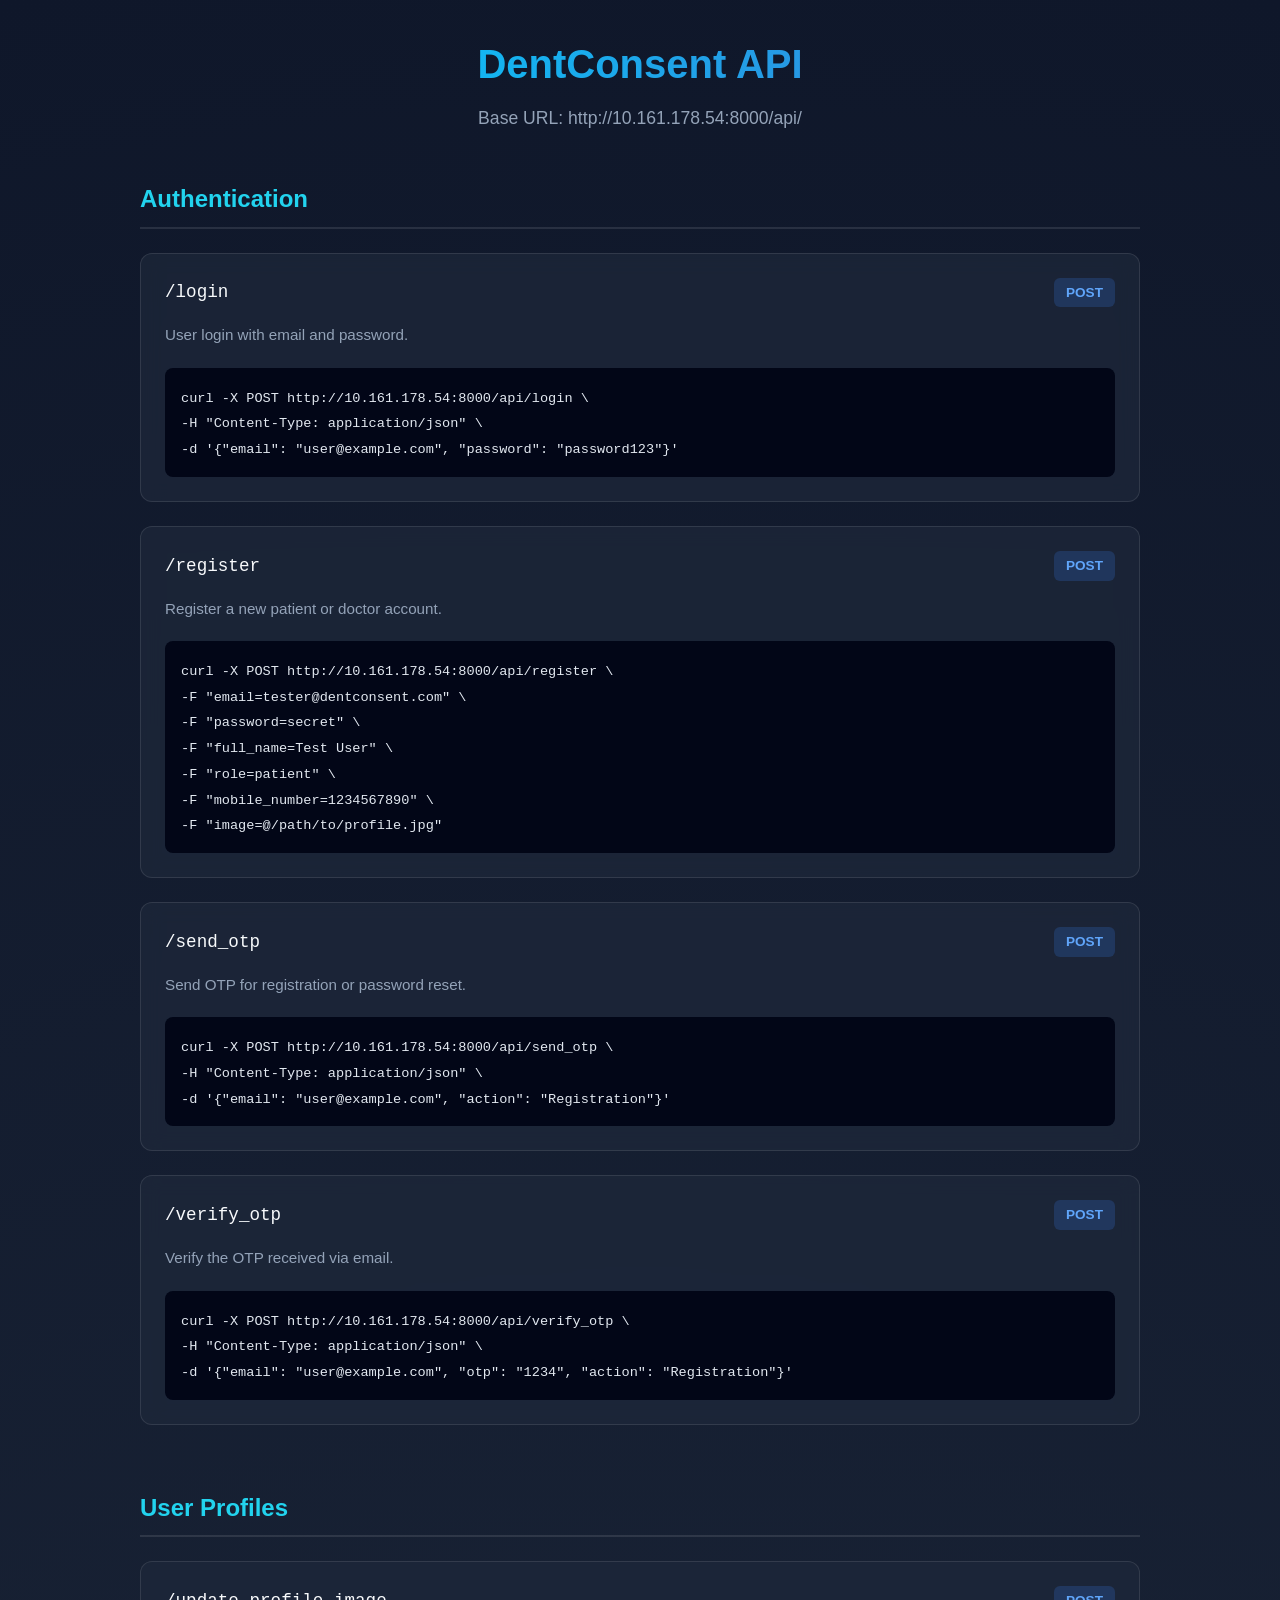
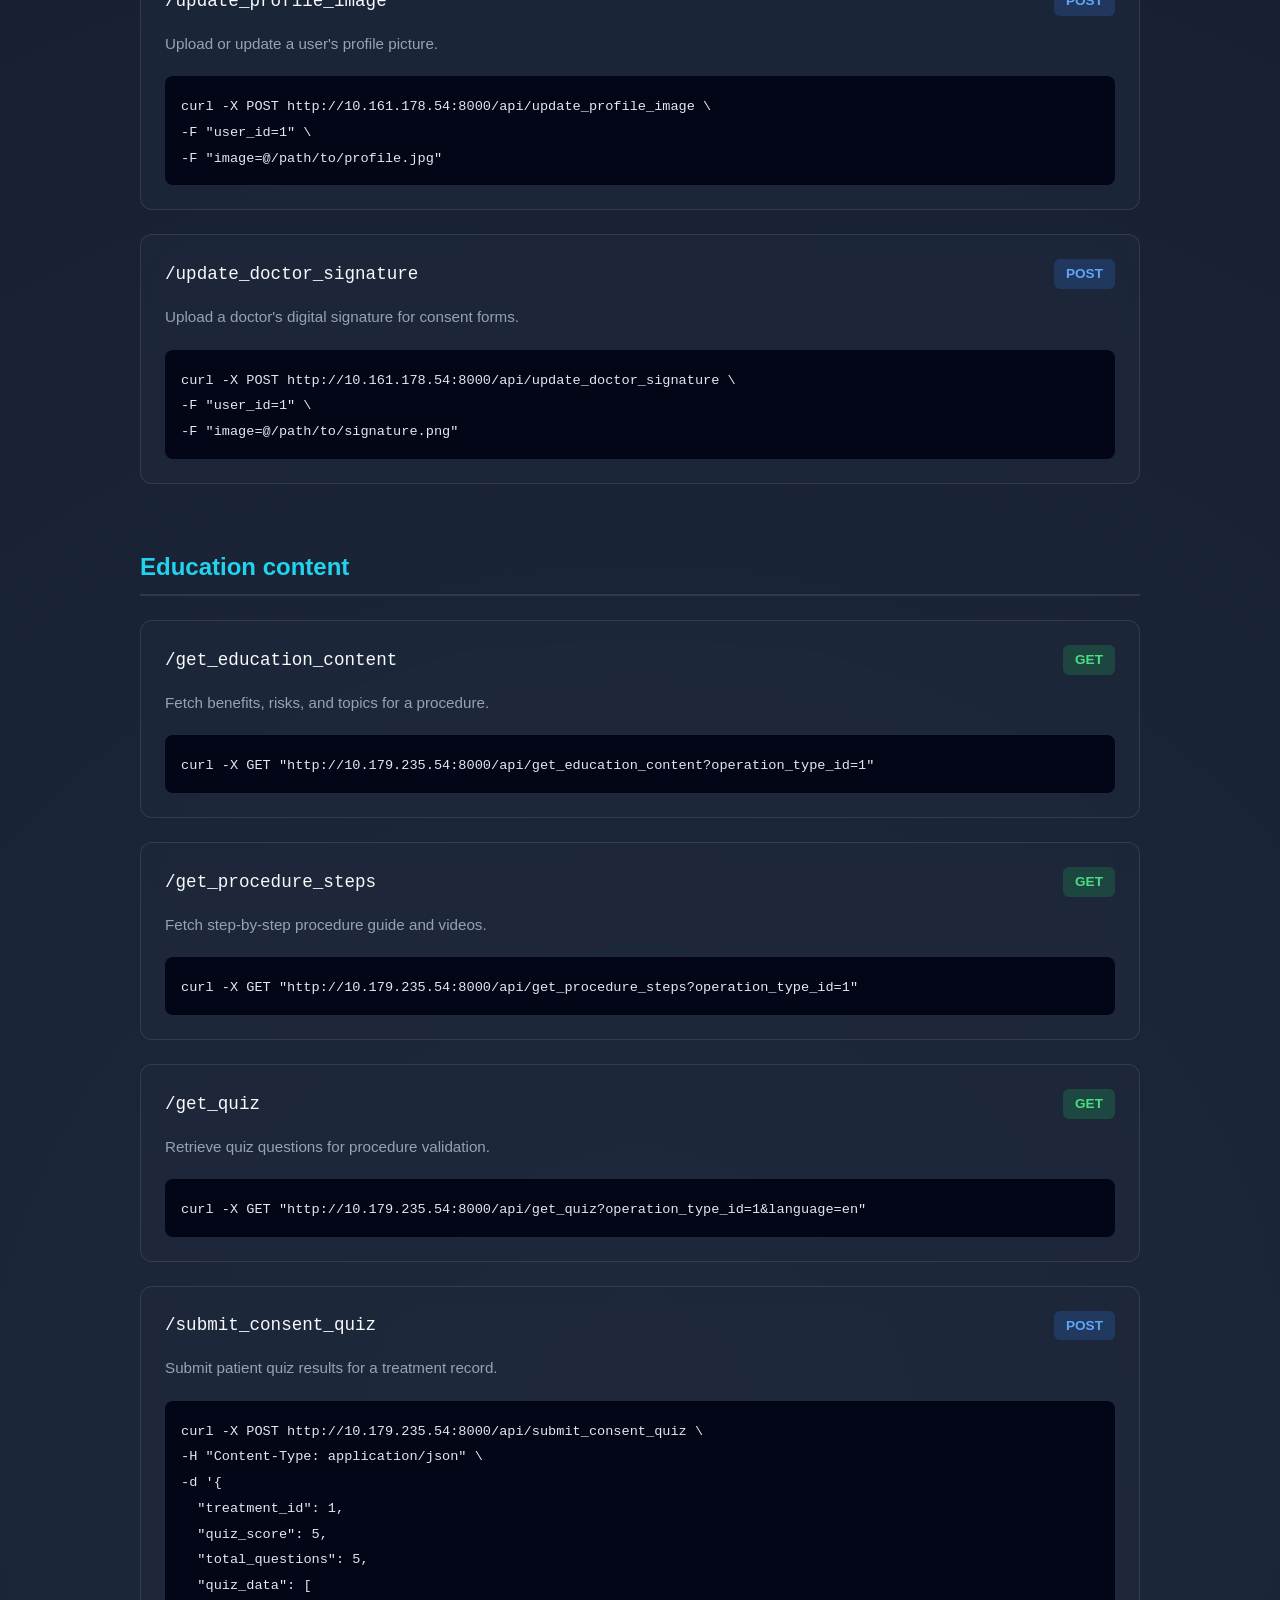
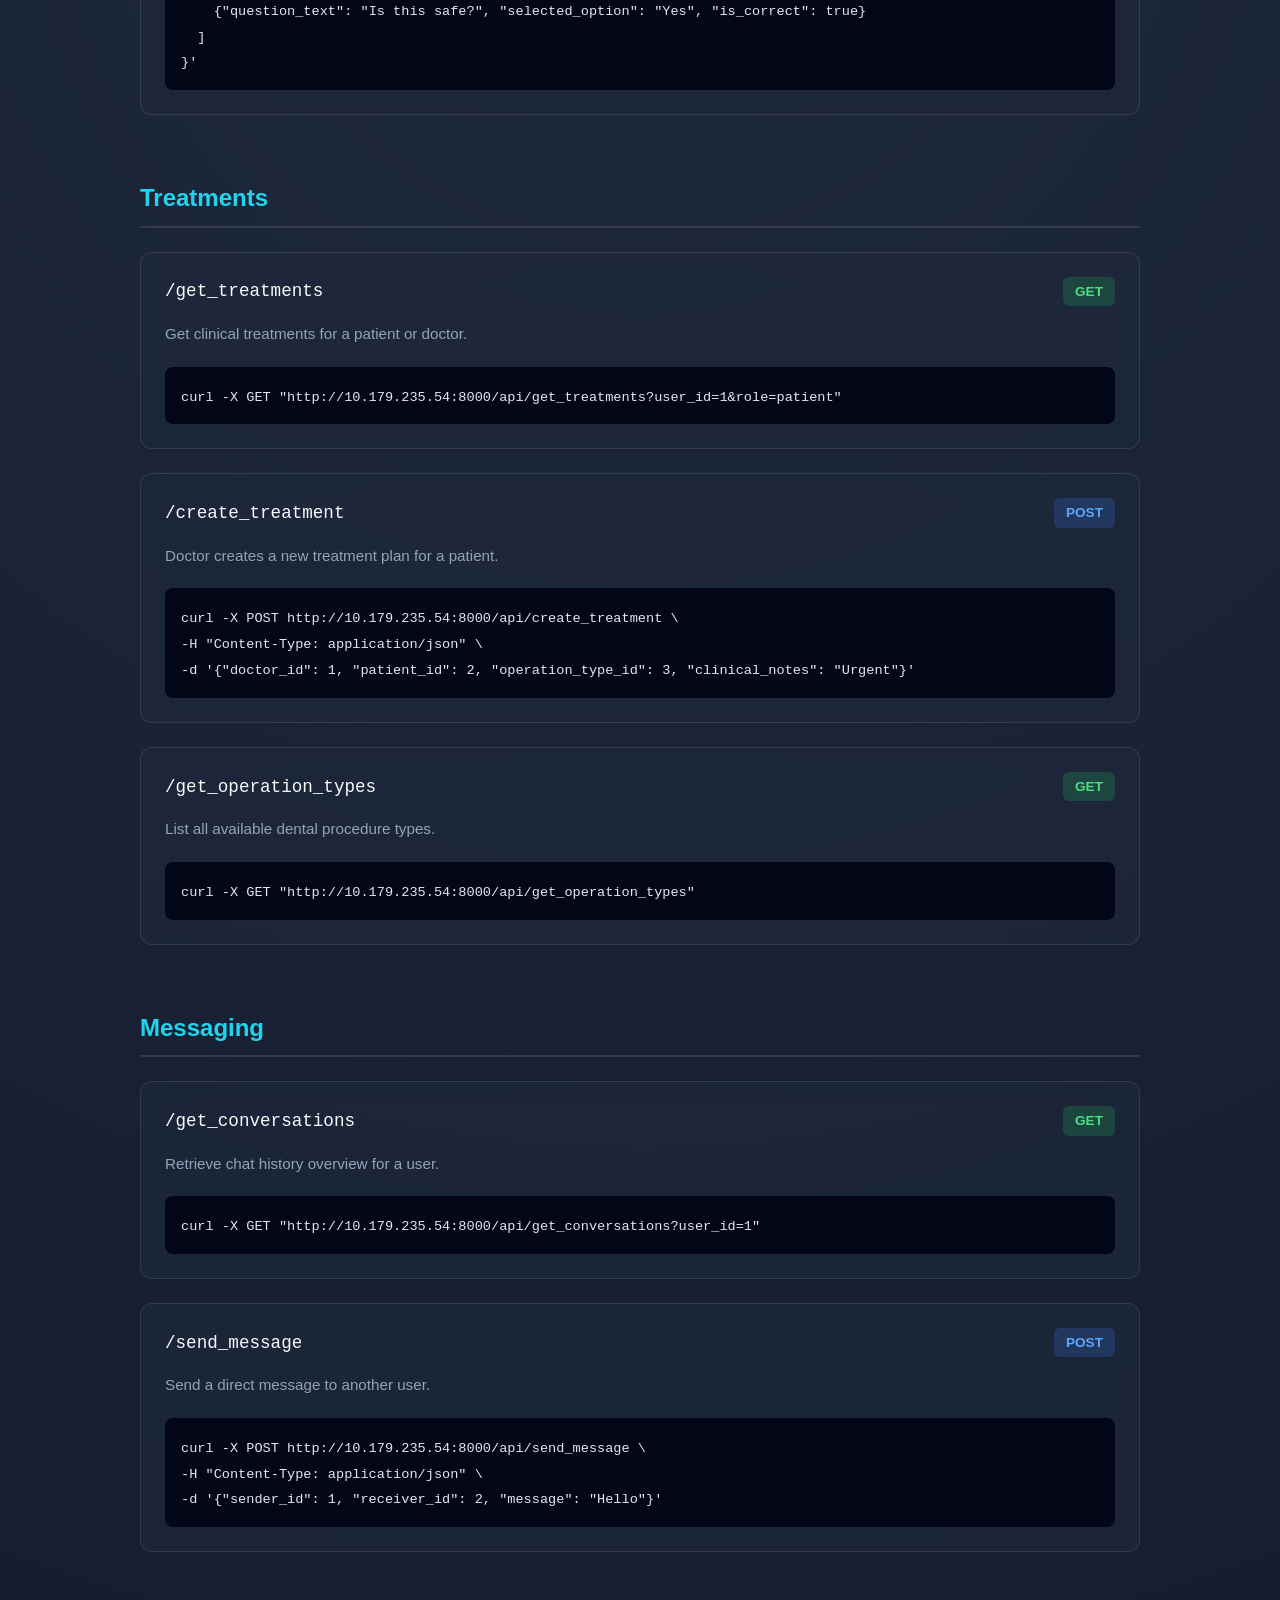
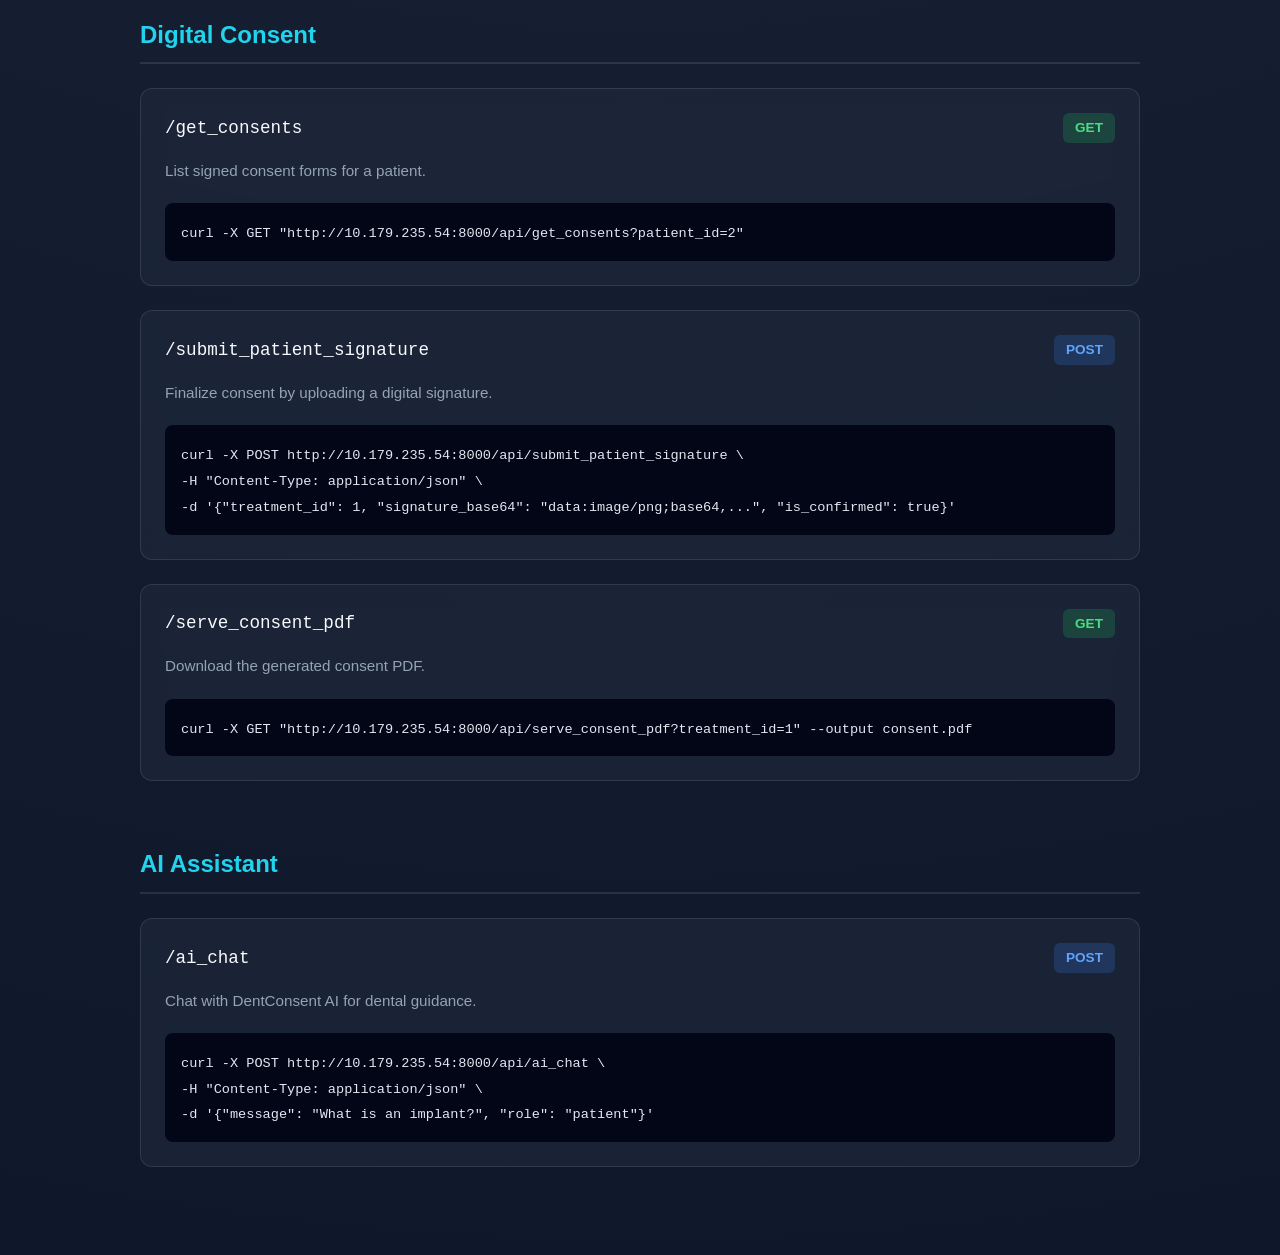
<file: api_report.html>
<!DOCTYPE html>
<html lang="en">

<head>
    <meta charset="UTF-8">
    <meta name="viewport" content="width=device-width, initial-scale=1.0">
    <title>DentConsent API Documentation</title>
    <style>
        :root {
            --primary: #00d2ff;
            --secondary: #3a7bd5;
            --bg-dark: #0f172a;
            --card-bg: rgba(30, 41, 59, 0.7);
            --text-main: #f8fafc;
            --text-dim: #94a3b8;
            --accent: #22d3ee;
        }

        * {
            margin: 0;
            padding: 0;
            box-sizing: border-box;
            font-family: 'Inter', -apple-system, sans-serif;
        }

        body {
            background-color: var(--bg-dark);
            color: var(--text-main);
            line-height: 1.6;
            background-image: radial-gradient(circle at 50% 50%, #1e293b 0%, #0f172a 100%);
            min-height: 100vh;
            padding: 2rem;
        }

        .container {
            max-width: 1000px;
            margin: 0 auto;
        }

        header {
            text-align: center;
            margin-bottom: 3rem;
        }

        h1 {
            font-size: 2.5rem;
            background: linear-gradient(to right, var(--primary), var(--secondary));
            -webkit-background-clip: text;
            -webkit-text-fill-color: transparent;
            margin-bottom: 0.5rem;
        }

        .subtitle {
            color: var(--text-dim);
            font-size: 1.1rem;
        }

        .section {
            margin-bottom: 4rem;
        }

        .section-title {
            font-size: 1.5rem;
            margin-bottom: 1.5rem;
            padding-bottom: 0.5rem;
            border-bottom: 2px solid rgba(255, 255, 255, 0.1);
            color: var(--accent);
            display: flex;
            align-items: center;
        }

        .section-title i {
            margin-right: 0.5rem;
        }

        .api-card {
            background: var(--card-bg);
            backdrop-filter: blur(10px);
            border: 1px solid rgba(255, 255, 255, 0.1);
            border-radius: 12px;
            padding: 1.5rem;
            margin-bottom: 1.5rem;
            transition: transform 0.3s ease, box-shadow 0.3s ease;
        }

        .api-card:hover {
            transform: translateY(-5px);
            box-shadow: 0 10px 30px rgba(0, 0, 0, 0.3), 0 0 15px rgba(0, 210, 255, 0.1);
            border-color: rgba(0, 210, 255, 0.3);
        }

        .api-header {
            display: flex;
            justify-content: space-between;
            align-items: center;
            margin-bottom: 1rem;
        }

        .method {
            font-weight: bold;
            padding: 0.25rem 0.75rem;
            border-radius: 6px;
            font-size: 0.85rem;
            text-transform: uppercase;
        }

        .get {
            background: rgba(34, 197, 94, 0.2);
            color: #4ade80;
        }

        .post {
            background: rgba(59, 130, 246, 0.2);
            color: #60a5fa;
        }

        .path {
            font-family: 'Fira Code', monospace;
            color: var(--text-main);
            font-size: 1.1rem;
        }

        .description {
            color: var(--text-dim);
            font-size: 0.95rem;
            margin-bottom: 1.25rem;
        }

        .curl-box {
            background: #020617;
            padding: 1rem;
            border-radius: 8px;
            position: relative;
            overflow-x: auto;
        }

        .curl-box code {
            font-family: 'Fira Code', monospace;
            font-size: 0.85rem;
            color: #e2e8f0;
            white-space: pre-wrap;
        }

        .copy-btn {
            position: absolute;
            top: 0.5rem;
            right: 0.5rem;
            background: rgba(255, 255, 255, 0.1);
            border: none;
            color: white;
            padding: 0.25rem 0.5rem;
            border-radius: 4px;
            cursor: pointer;
            font-size: 0.75rem;
        }

        .copy-btn:hover {
            background: rgba(255, 255, 255, 0.2);
        }

        @keyframes fadeIn {
            from {
                opacity: 0;
                transform: translateY(10px);
            }

            to {
                opacity: 1;
                transform: translateY(0);
            }
        }

        .api-card {
            animation: fadeIn 0.5s ease forwards;
        }
    </style>
</head>

<body>
    <div class="container">
        <header>
            <h1>DentConsent API</h1>
            <p class="subtitle">Base URL: http://10.161.178.54:8000/api/</p>
        </header>

        <!-- Auth Section -->
        <div class="section" id="auth">
            <h2 class="section-title">Authentication</h2>

            <div class="api-card">
                <div class="api-header">
                    <span class="path">/login</span>
                    <span class="method post">POST</span>
                </div>
                <p class="description">User login with email and password.</p>
                <div class="curl-box">
                    <code>curl -X POST http://10.161.178.54:8000/api/login \
-H "Content-Type: application/json" \
-d '{"email": "user@example.com", "password": "password123"}'</code>
                </div>
            </div>

            <div class="api-card">
                <div class="api-header">
                    <span class="path">/register</span>
                    <span class="method post">POST</span>
                </div>
                <p class="description">Register a new patient or doctor account.</p>
                <div class="curl-box">
                    <code>curl -X POST http://10.161.178.54:8000/api/register \
-F "email=tester@dentconsent.com" \
-F "password=secret" \
-F "full_name=Test User" \
-F "role=patient" \
-F "mobile_number=1234567890" \
-F "image=@/path/to/profile.jpg"</code>
                </div>
            </div>

            <div class="api-card">
                <div class="api-header">
                    <span class="path">/send_otp</span>
                    <span class="method post">POST</span>
                </div>
                <p class="description">Send OTP for registration or password reset.</p>
                <div class="curl-box">
                    <code>curl -X POST http://10.161.178.54:8000/api/send_otp \
-H "Content-Type: application/json" \
-d '{"email": "user@example.com", "action": "Registration"}'</code>
                </div>
            </div>

            <div class="api-card">
                <div class="api-header">
                    <span class="path">/verify_otp</span>
                    <span class="method post">POST</span>
                </div>
                <p class="description">Verify the OTP received via email.</p>
                <div class="curl-box">
                    <code>curl -X POST http://10.161.178.54:8000/api/verify_otp \
-H "Content-Type: application/json" \
-d '{"email": "user@example.com", "otp": "1234", "action": "Registration"}'</code>
                </div>
            </div>
        </div>

        <!-- Profile Section -->
        <div class="section" id="profile">
            <h2 class="section-title">User Profiles</h2>

            <div class="api-card">
                <div class="api-header">
                    <span class="path">/update_profile_image</span>
                    <span class="method post">POST</span>
                </div>
                <p class="description">Upload or update a user's profile picture.</p>
                <div class="curl-box">
                    <code>curl -X POST http://10.161.178.54:8000/api/update_profile_image \
-F "user_id=1" \
-F "image=@/path/to/profile.jpg"</code>
                </div>
            </div>

            <div class="api-card">
                <div class="api-header">
                    <span class="path">/update_doctor_signature</span>
                    <span class="method post">POST</span>
                </div>
                <p class="description">Upload a doctor's digital signature for consent forms.</p>
                <div class="curl-box">
                    <code>curl -X POST http://10.161.178.54:8000/api/update_doctor_signature \
-F "user_id=1" \
-F "image=@/path/to/signature.png"</code>
                </div>
            </div>
        </div>

        <!-- Education Section -->
        <div class="section" id="education">
            <h2 class="section-title">Education content</h2>

            <div class="api-card">
                <div class="api-header">
                    <span class="path">/get_education_content</span>
                    <span class="method get">GET</span>
                </div>
                <p class="description">Fetch benefits, risks, and topics for a procedure.</p>
                <div class="curl-box">
                    <code>curl -X GET "http://10.179.235.54:8000/api/get_education_content?operation_type_id=1"</code>
                </div>
            </div>

            <div class="api-card">
                <div class="api-header">
                    <span class="path">/get_procedure_steps</span>
                    <span class="method get">GET</span>
                </div>
                <p class="description">Fetch step-by-step procedure guide and videos.</p>
                <div class="curl-box">
                    <code>curl -X GET "http://10.179.235.54:8000/api/get_procedure_steps?operation_type_id=1"</code>
                </div>
            </div>

            <div class="api-card">
                <div class="api-header">
                    <span class="path">/get_quiz</span>
                    <span class="method get">GET</span>
                </div>
                <p class="description">Retrieve quiz questions for procedure validation.</p>
                <div class="curl-box">
                    <code>curl -X GET "http://10.179.235.54:8000/api/get_quiz?operation_type_id=1&language=en"</code>
                </div>
            </div>

            <div class="api-card">
                <div class="api-header">
                    <span class="path">/submit_consent_quiz</span>
                    <span class="method post">POST</span>
                </div>
                <p class="description">Submit patient quiz results for a treatment record.</p>
                <div class="curl-box">
                    <code>curl -X POST http://10.179.235.54:8000/api/submit_consent_quiz \
-H "Content-Type: application/json" \
-d '{
  "treatment_id": 1,
  "quiz_score": 5,
  "total_questions": 5,
  "quiz_data": [
    {"question_text": "Is this safe?", "selected_option": "Yes", "is_correct": true}
  ]
}'</code>
                </div>
            </div>
        </div>

        <!-- Treatment Section -->
        <div class="section" id="treatments">
            <h2 class="section-title">Treatments</h2>

            <div class="api-card">
                <div class="api-header">
                    <span class="path">/get_treatments</span>
                    <span class="method get">GET</span>
                </div>
                <p class="description">Get clinical treatments for a patient or doctor.</p>
                <div class="curl-box">
                    <code>curl -X GET "http://10.179.235.54:8000/api/get_treatments?user_id=1&role=patient"</code>
                </div>
            </div>

            <div class="api-card">
                <div class="api-header">
                    <span class="path">/create_treatment</span>
                    <span class="method post">POST</span>
                </div>
                <p class="description">Doctor creates a new treatment plan for a patient.</p>
                <div class="curl-box">
                    <code>curl -X POST http://10.179.235.54:8000/api/create_treatment \
-H "Content-Type: application/json" \
-d '{"doctor_id": 1, "patient_id": 2, "operation_type_id": 3, "clinical_notes": "Urgent"}'</code>
                </div>
            </div>

            <div class="api-card">
                <div class="api-header">
                    <span class="path">/get_operation_types</span>
                    <span class="method get">GET</span>
                </div>
                <p class="description">List all available dental procedure types.</p>
                <div class="curl-box">
                    <code>curl -X GET "http://10.179.235.54:8000/api/get_operation_types"</code>
                </div>
            </div>
        </div>

        <!-- Chat Section -->
        <div class="section" id="chat">
            <h2 class="section-title">Messaging</h2>

            <div class="api-card">
                <div class="api-header">
                    <span class="path">/get_conversations</span>
                    <span class="method get">GET</span>
                </div>
                <p class="description">Retrieve chat history overview for a user.</p>
                <div class="curl-box">
                    <code>curl -X GET "http://10.179.235.54:8000/api/get_conversations?user_id=1"</code>
                </div>
            </div>

            <div class="api-card">
                <div class="api-header">
                    <span class="path">/send_message</span>
                    <span class="method post">POST</span>
                </div>
                <p class="description">Send a direct message to another user.</p>
                <div class="curl-box">
                    <code>curl -X POST http://10.179.235.54:8000/api/send_message \
-H "Content-Type: application/json" \
-d '{"sender_id": 1, "receiver_id": 2, "message": "Hello"}'</code>
                </div>
            </div>
        </div>

        <!-- Consent Section -->
        <div class="section" id="consent">
            <h2 class="section-title">Digital Consent</h2>

            <div class="api-card">
                <div class="api-header">
                    <span class="path">/get_consents</span>
                    <span class="method get">GET</span>
                </div>
                <p class="description">List signed consent forms for a patient.</p>
                <div class="curl-box">
                    <code>curl -X GET "http://10.179.235.54:8000/api/get_consents?patient_id=2"</code>
                </div>
            </div>

            <div class="api-card">
                <div class="api-header">
                    <span class="path">/submit_patient_signature</span>
                    <span class="method post">POST</span>
                </div>
                <p class="description">Finalize consent by uploading a digital signature.</p>
                <div class="curl-box">
                    <code>curl -X POST http://10.179.235.54:8000/api/submit_patient_signature \
-H "Content-Type: application/json" \
-d '{"treatment_id": 1, "signature_base64": "data:image/png;base64,...", "is_confirmed": true}'</code>
                </div>
            </div>

            <div class="api-card">
                <div class="api-header">
                    <span class="path">/serve_consent_pdf</span>
                    <span class="method get">GET</span>
                </div>
                <p class="description">Download the generated consent PDF.</p>
                <div class="curl-box">
                    <code>curl -X GET "http://10.179.235.54:8000/api/serve_consent_pdf?treatment_id=1" --output consent.pdf</code>
                </div>
            </div>
        </div>

        <!-- AI Section -->
        <div class="section" id="ai">
            <h2 class="section-title">AI Assistant</h2>

            <div class="api-card">
                <div class="api-header">
                    <span class="path">/ai_chat</span>
                    <span class="method post">POST</span>
                </div>
                <p class="description">Chat with DentConsent AI for dental guidance.</p>
                <div class="curl-box">
                    <code>curl -X POST http://10.179.235.54:8000/api/ai_chat \
-H "Content-Type: application/json" \
-d '{"message": "What is an implant?", "role": "patient"}'</code>
                </div>
            </div>
        </div>

    </div>
</body>

</html>
</file>
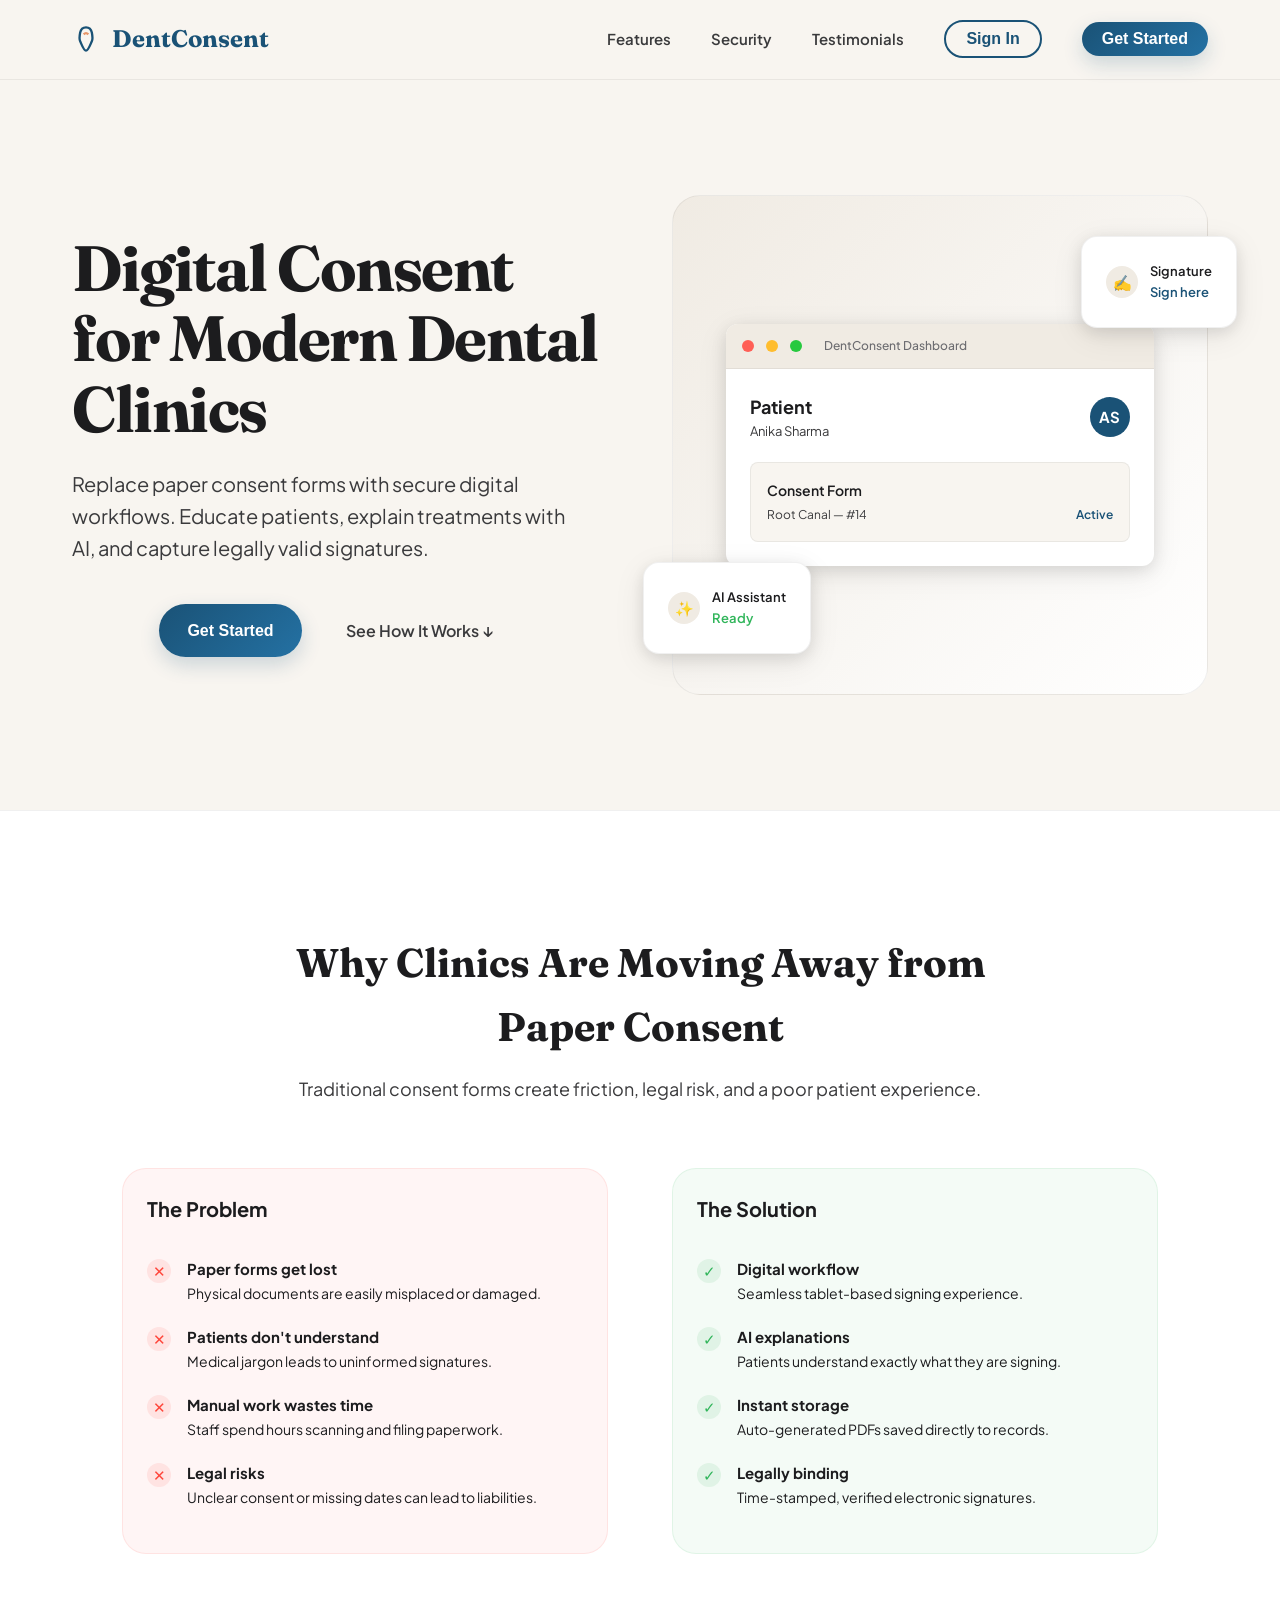
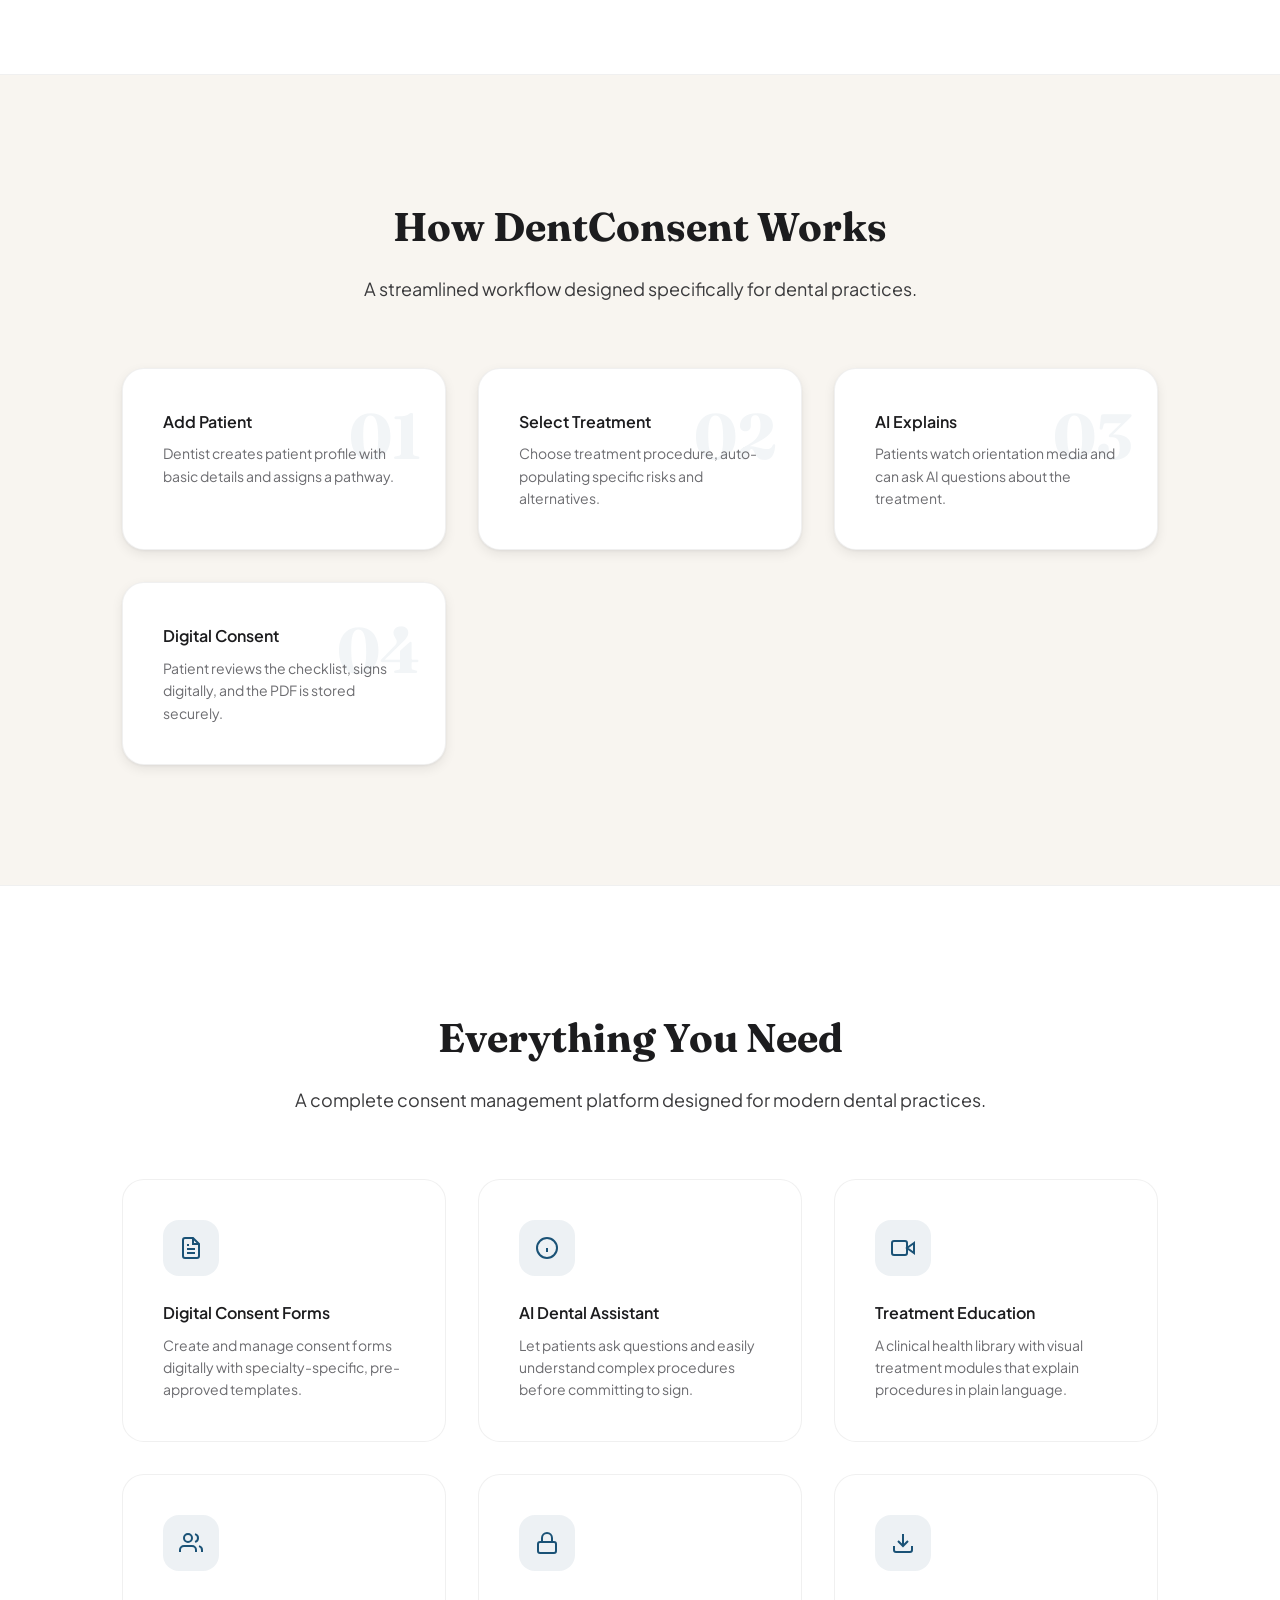
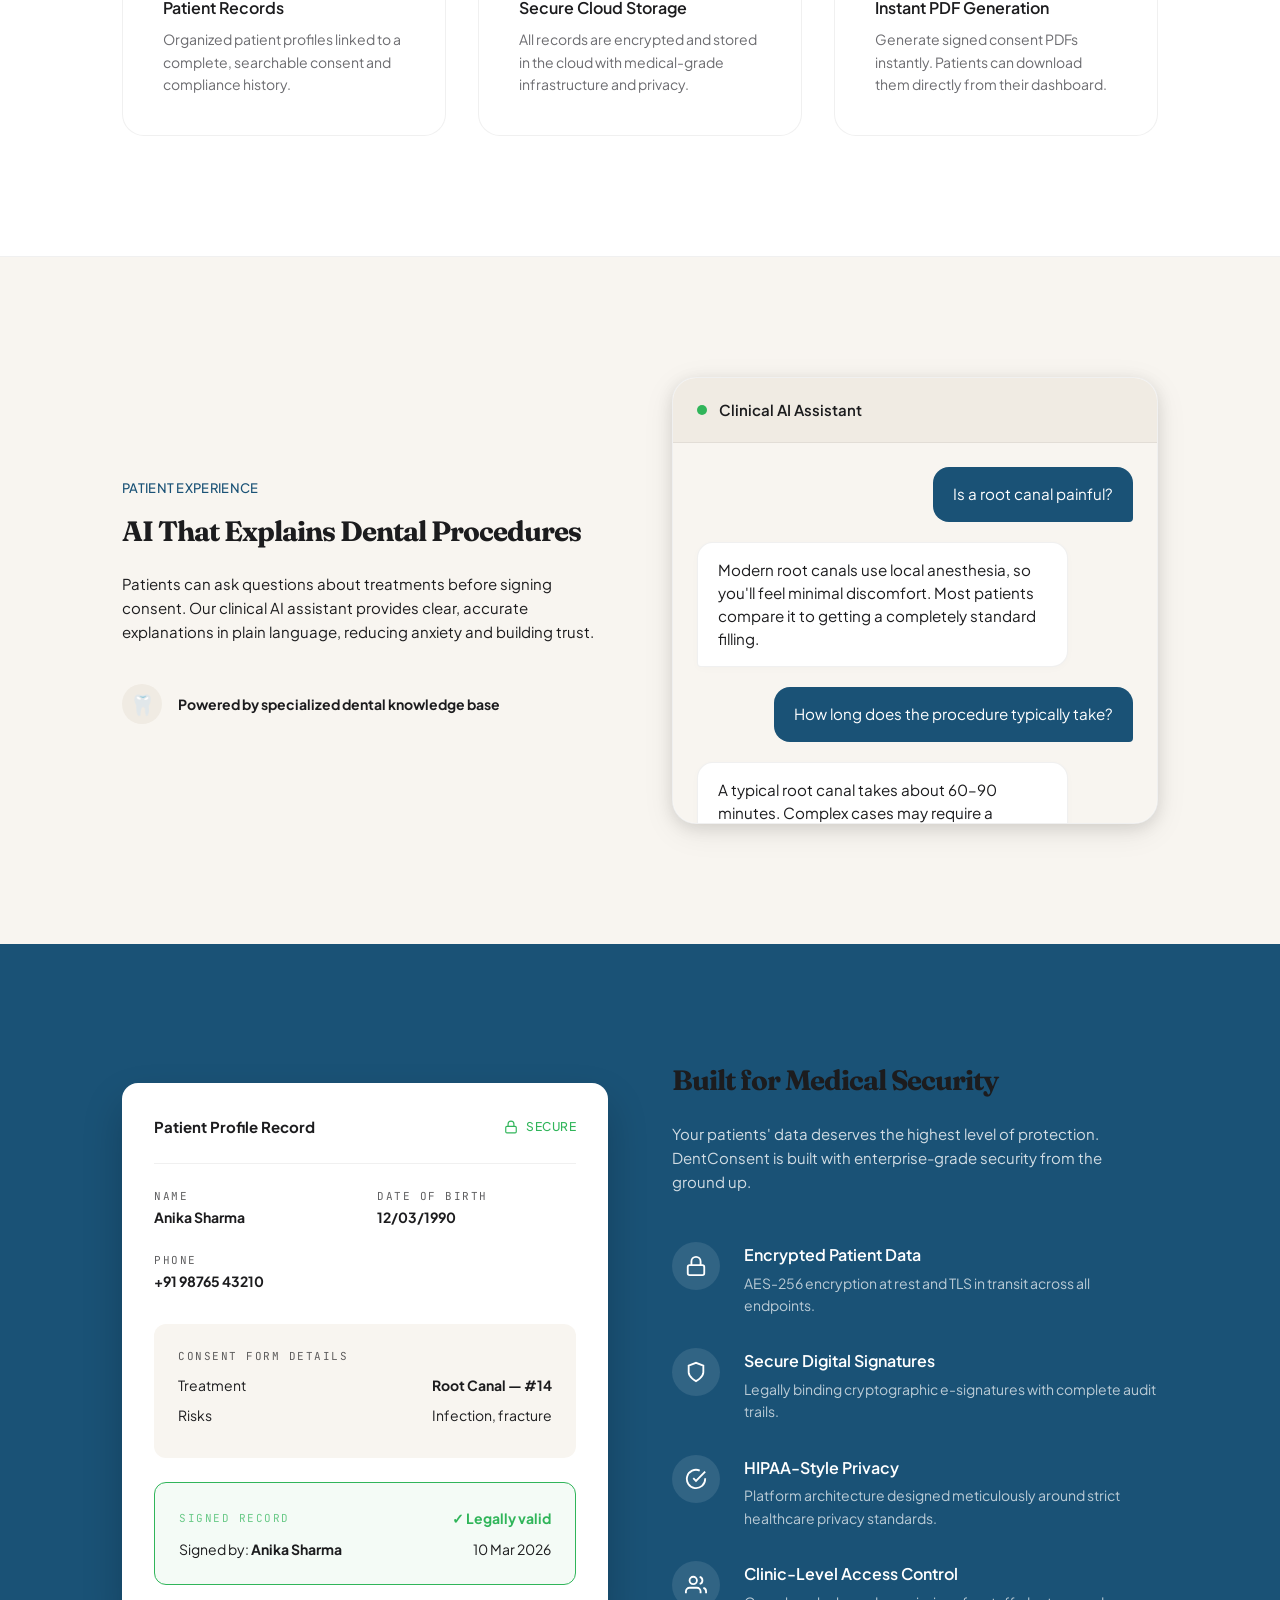
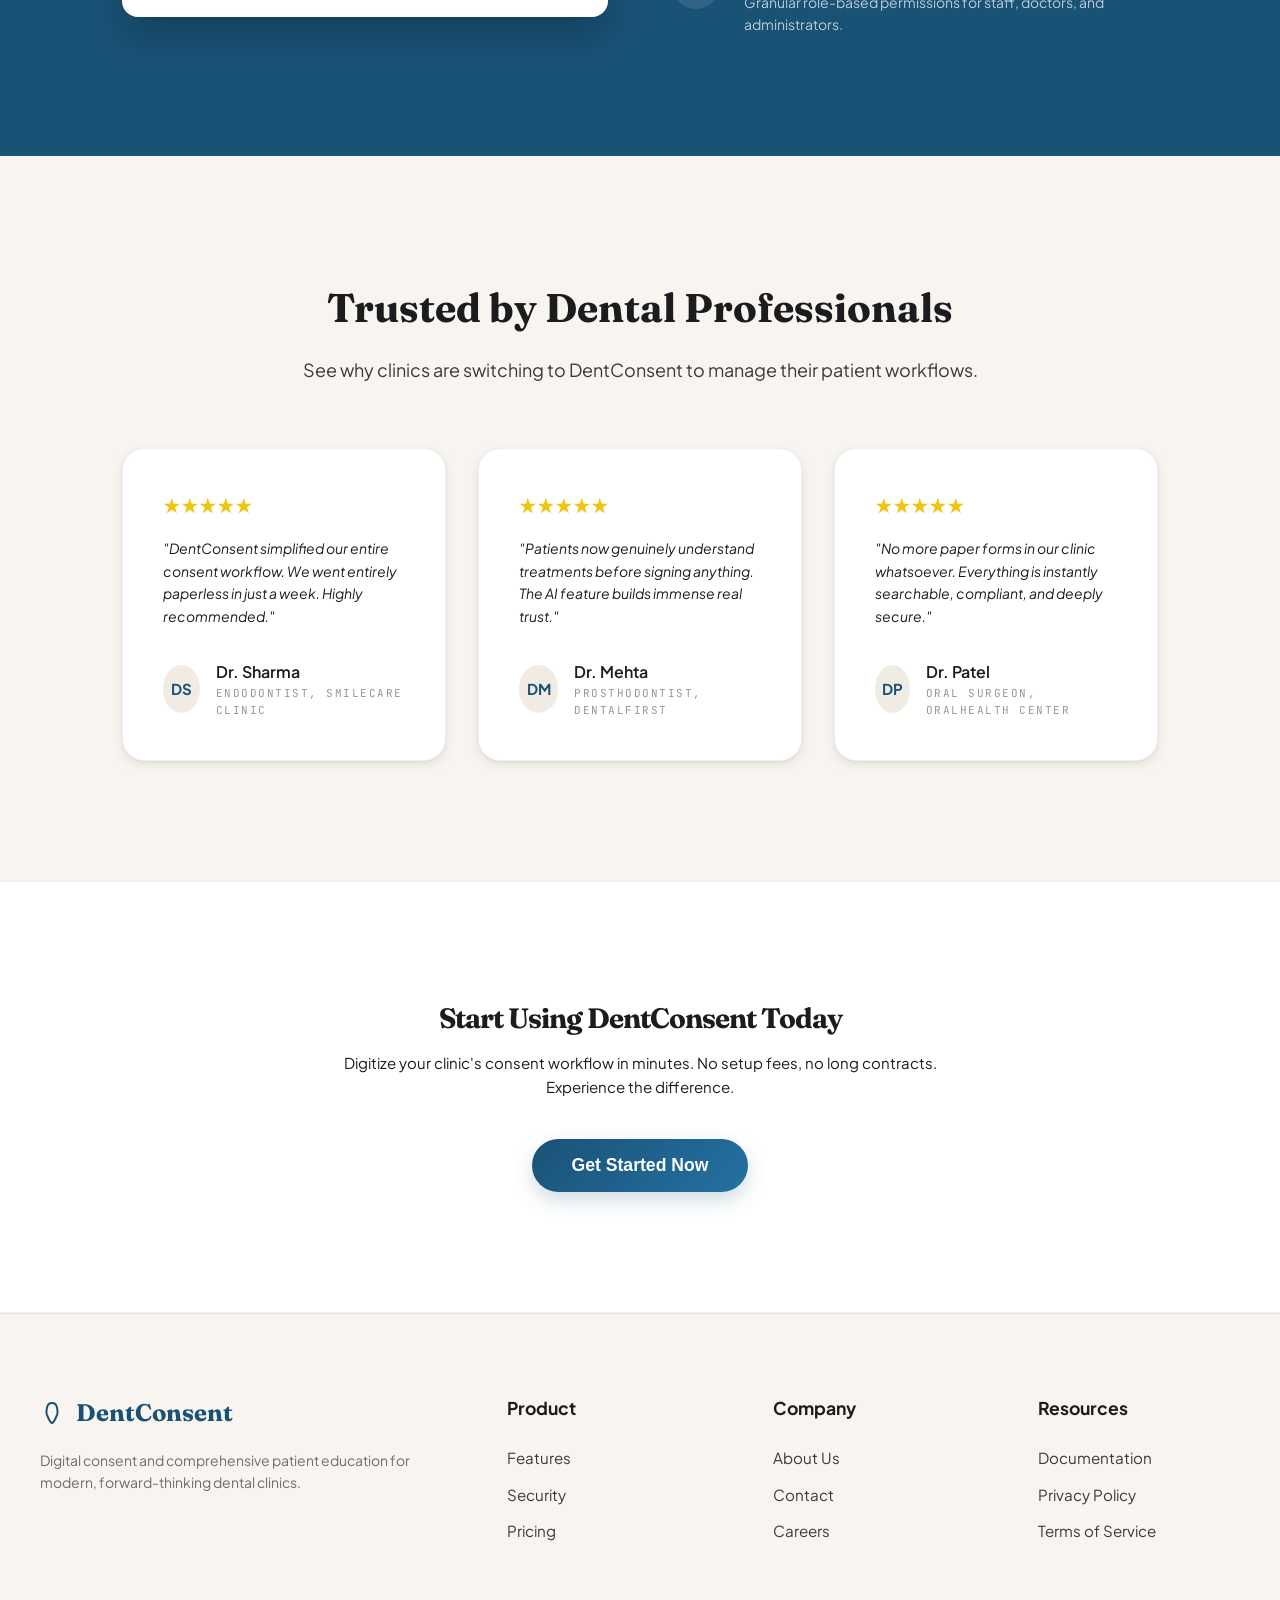
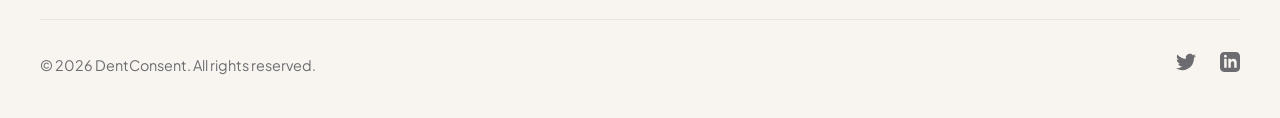
<file: chat.html>
<!DOCTYPE html>
<html lang="en">

<head>
    <meta charset="UTF-8">
    <meta name="viewport" content="width=device-width, initial-scale=1.0">
    <title>DentConsent | Ask Your Dental Assistant</title>
    <link rel="stylesheet" href="css/global.css">
    <style>
        /* ── Chat-specific layout overrides ── */
        .chat-main {
            flex: 1;
            display: flex;
            flex-direction: column;
            padding: 0;
            overflow: hidden;
            height: 100vh;
            max-width: none;
        }

        .chat-top-bar {
            flex-shrink: 0;
            padding: 1.25rem 2.5rem;
            border-bottom: 1px solid var(--border-subtle);
            display: flex;
            align-items: center;
            justify-content: space-between;
            background: var(--surface-card);
            position: sticky;
            top: 0;
            z-index: 50;
        }

        /* The entire chat frame fills the remaining height */
        .chat-frame {
            flex: 1;
            display: flex;
            flex-direction: column;
            overflow: hidden;
            margin: 1.25rem 2rem 1.5rem;
            border-radius: var(--radius-xl);
            border: 1px solid var(--border-subtle);
            background: var(--surface-card);
            box-shadow: var(--shadow-l1);
        }

        /* ── Chat header (inside the frame) ── */
        .chat-frame-header {
            flex-shrink: 0;
            padding: 1.125rem 1.75rem;
            border-bottom: 1px solid var(--border-subtle);
            display: flex;
            align-items: center;
            justify-content: space-between;
            background: linear-gradient(135deg, var(--brand-primary) 0%, var(--brand-secondary) 100%);
            border-radius: var(--radius-xl) var(--radius-xl) 0 0;
        }

        .chat-ai-avatar {
            width: 46px;
            height: 46px;
            border-radius: 14px;
            background: rgba(255, 255, 255, 0.18);
            border: 1.5px solid rgba(255, 255, 255, 0.3);
            display: flex;
            align-items: center;
            justify-content: center;
            color: white;
            flex-shrink: 0;
        }

        .chat-header-badge {
            display: inline-flex;
            align-items: center;
            gap: 0.4rem;
            padding: 0.3rem 0.75rem;
            background: rgba(255, 255, 255, 0.15);
            border: 1px solid rgba(255, 255, 255, 0.25);
            border-radius: var(--radius-full);
            font-size: 0.72rem;
            font-weight: 600;
            color: white;
            letter-spacing: 0.3px;
        }

        /* ── Message log ── */
        .chat-log {
            flex: 1;
            padding: 1.5rem 2rem;
            overflow-y: auto;
            display: flex;
            flex-direction: column;
            gap: 1rem;
            scroll-behavior: smooth;
        }

        .message {
            max-width: 72%;
            padding: 1rem 1.25rem;
            line-height: 1.65;
            font-size: 0.9375rem;
            word-break: break-word;
        }

        .message-ai {
            align-self: flex-start;
            background: var(--bg-secondary);
            color: var(--text-primary);
            border-radius: 18px 18px 18px 4px;
            border: 1px solid var(--border-subtle);
        }

        .message-user {
            align-self: flex-end;
            background: var(--brand-primary);
            color: white;
            border-radius: 18px 18px 4px 18px;
            box-shadow: var(--shadow-l2);
        }

        /* ── Typing indicator ── */
        .typing-wrap {
            padding: 0 2rem 0.75rem;
        }

        .typing-indicator {
            display: inline-flex;
            gap: 4px;
            padding: 0.875rem 1.25rem;
            background: var(--bg-secondary);
            border-radius: var(--radius-m);
        }

        .dot {
            width: 6px;
            height: 6px;
            background: var(--text-tertiary);
            border-radius: 50%;
            animation: bounce 1.4s infinite ease-in-out both;
        }

        .dot:nth-child(1) { animation-delay: -0.32s; }
        .dot:nth-child(2) { animation-delay: -0.16s; }

        @keyframes bounce {
            0%, 80%, 100% { transform: scale(0); }
            40%           { transform: scale(1.0); }
        }

        /* ── Quick suggestion chips ── */
        .suggestions-section {
            flex-shrink: 0;
            padding: 0.25rem 2rem 1.25rem;
        }

        .suggestions-label {
            font-size: 0.75rem;
            font-weight: 600;
            color: var(--text-tertiary);
            letter-spacing: 0.4px;
            text-transform: uppercase;
            margin-bottom: 0.625rem;
        }

        .suggestions-row {
            display: flex;
            flex-wrap: wrap;
            gap: 0.5rem;
        }

        .suggestion-chip {
            display: inline-flex;
            align-items: center;
            min-height: 44px;
            padding: 0.5rem 1rem;
            border-radius: var(--radius-full);
            border: 1.5px solid var(--border-accent);
            background: white;
            color: var(--brand-primary);
            font-size: 0.8125rem;
            font-weight: 600;
            font-family: var(--font-body);
            cursor: pointer;
            transition: all 0.25s var(--smooth-ease);
        }

        .suggestion-chip:hover {
            background: var(--brand-primary);
            color: white;
            border-color: var(--brand-primary);
            transform: translateY(-1px);
            box-shadow: var(--shadow-l1);
        }

        /* ── AI disclaimer ── */
        .ai-disclaimer {
            flex-shrink: 0;
            margin: 0 2rem 1rem;
            padding: 0.625rem 1rem;
            background: rgba(10, 132, 255, 0.05);
            border-radius: var(--radius-m);
            border: 1px solid rgba(10, 132, 255, 0.12);
            display: flex;
            align-items: flex-start;
            gap: 0.5rem;
            font-size: 0.75rem;
            color: var(--text-tertiary);
            line-height: 1.5;
        }

        /* ── Input area ── */
        .chat-input-area {
            flex-shrink: 0;
            padding: 1rem 1.75rem 1.5rem;
            border-top: 1px solid var(--border-subtle);
            background: white;
            border-radius: 0 0 var(--radius-xl) var(--radius-xl);
        }

        .input-pill {
            background: var(--bg-secondary);
            border: 2px solid var(--border-subtle);
            border-radius: var(--radius-full);
            padding: 0.375rem 0.375rem 0.375rem 1.5rem;
            display: flex;
            align-items: center;
            gap: 0.75rem;
            transition: all 0.3s var(--spring-ease);
        }

        .input-pill:focus-within {
            background: white;
            border-color: var(--brand-primary);
            box-shadow: 0 0 0 4px rgba(26, 82, 118, 0.08);
        }

        .chat-input {
            flex: 1;
            height: 46px;
            border: none;
            background: transparent;
            outline: none;
            font-family: var(--font-body);
            font-size: 0.9375rem;
            color: var(--text-primary);
        }

        .chat-input::placeholder {
            color: var(--text-quaternary);
        }

        .send-btn {
            width: 46px;
            height: 46px;
            border-radius: 50%;
            background: var(--brand-primary);
            color: white;
            border: none;
            cursor: pointer;
            display: flex;
            align-items: center;
            justify-content: center;
            flex-shrink: 0;
            transition: all 0.3s var(--spring-ease);
        }

        .send-btn:hover {
            transform: scale(1.08);
            background: var(--brand-secondary);
        }

        .send-btn:disabled {
            opacity: 0.45;
            cursor: not-allowed;
            transform: none;
        }

        .ai-status-dot {
            width: 8px;
            height: 8px;
            border-radius: 50%;
            background: var(--success);
            box-shadow: 0 0 6px var(--success);
            flex-shrink: 0;
        }

        /* ── Mobile bottom nav — hidden on desktop ── */
        .mobile-bottom-nav {
            display: none;
        }

        /* ══════════════════════════════════════════
           MOBILE RESPONSIVE — max-width: 768px
           ══════════════════════════════════════════ */
        @media (max-width: 768px) {
            .dashboard-wrapper {
                flex-direction: column;
            }

            .sidebar {
                display: none;
            }

            .chat-main {
                height: 100dvh;
                padding-bottom: 56px; /* keep content above fixed bottom nav */
            }

            .chat-top-bar {
                padding: 0.875rem 1rem;
            }

            .chat-frame {
                flex: 1;
                min-height: 0;
                margin: 0.5rem 0.625rem 0.625rem;
                border-radius: var(--radius-l);
                /* no explicit height — flex fills remaining space after padding-bottom */
            }

            .chat-frame-header {
                padding: 0.875rem 1.25rem;
                border-radius: var(--radius-l) var(--radius-l) 0 0;
            }

            .chat-header-badge {
                display: none; /* hide on mobile to save space */
            }

            .chat-ai-avatar {
                width: 40px;
                height: 40px;
                border-radius: 12px;
            }

            .chat-log {
                padding: 1rem;
                gap: 0.75rem;
            }

            .message {
                max-width: 90%;
                font-size: 0.9rem;
                padding: 0.875rem 1.1rem;
            }

            .suggestions-section {
                padding: 0 1rem 1rem;
            }

            .ai-disclaimer {
                margin: 0 1rem 0.875rem;
                font-size: 0.72rem;
            }

            .typing-wrap {
                padding: 0 1rem 0.625rem;
            }

            .chat-input-area {
                padding: 0.875rem 1rem 1rem;
                border-radius: 0 0 var(--radius-l) var(--radius-l);
            }

            .mobile-bottom-nav {
                display: flex;
                position: fixed;
                bottom: 0;
                left: 0;
                right: 0;
                background: var(--surface-card);
                border-top: 1px solid var(--border-subtle);
                box-shadow: 0 -4px 20px rgba(0, 0, 0, 0.08);
                z-index: 200;
                padding: 0;
            }

            .mobile-bottom-nav .mobile-nav-item {
                flex: 1;
                display: flex;
                flex-direction: column;
                align-items: center;
                justify-content: center;
                gap: 3px;
                padding: 0.625rem 0.25rem;
                color: var(--text-tertiary);
                text-decoration: none;
                font-size: 10px;
                font-weight: 600;
                min-height: 56px;
                transition: color 0.25s ease;
            }

            .mobile-bottom-nav .mobile-nav-item.active {
                color: var(--brand-primary);
            }
        }
    </style>
</head>

<body class="screen-enter">
    <div class="dashboard-wrapper">

        <!-- ═══ Sidebar Navigation (mirrors patient-dashboard) ═══ -->
        <aside class="sidebar">
            <div class="sidebar-brand">
                <div class="logo-tooth" style="width: 32px; height: 32px;"></div>
                <span>DentConsent</span>
            </div>

            <nav class="sidebar-nav">
                <a href="patient-dashboard.html" class="sidebar-link">
                    <svg width="20" height="20" fill="none" stroke="currentColor" viewBox="0 0 24 24">
                        <path stroke-linecap="round" stroke-linejoin="round" stroke-width="2"
                            d="M3 12l2-2m0 0l7-7 7 7M5 10v10a1 1 0 001 1h3m10-11l2 2m-2-2v10a1 1 0 01-1 1h-3m-6 0a1 1 0 001-1v-4a1 1 0 011-1h2a1 1 0 011 1v4a1 1 0 001 1m-6 0h6" />
                    </svg>
                    <span>Overview</span>
                </a>
                <a href="patient-dashboard.html" class="sidebar-link">
                    <svg width="20" height="20" fill="none" stroke="currentColor" viewBox="0 0 24 24">
                        <path stroke-linecap="round" stroke-linejoin="round" stroke-width="2"
                            d="M9 5H7a2 2 0 00-2 2v12a2 2 0 002 2h10a2 2 0 002-2V7a2 2 0 00-2-2h-2M9 5a2 2 0 002 2h2a2 2 0 002-2M9 5a2 2 0 012-2h2a2 2 0 012 2m-3 7h3m-3 4h3m-6-4h.01M9 16h.01" />
                    </svg>
                    <span>Treatments</span>
                </a>
                <a href="patient-dashboard.html" class="sidebar-link">
                    <svg width="20" height="20" fill="none" stroke="currentColor" viewBox="0 0 24 24">
                        <path stroke-linecap="round" stroke-linejoin="round" stroke-width="2"
                            d="M12 6.253v13m0-13C10.832 5.477 9.246 5 7.5 5S4.168 5.477 3 6.253v13C4.168 18.477 5.754 18 7.5 18s3.332.477 4.5 1.253m0-13C13.168 5.477 14.754 5 16.5 5c1.747 0 3.332.477 4.5 1.253v13C19.832 18.477 18.247 18 16.5 18c-1.746 0-3.332.477-4.5 1.253" />
                    </svg>
                    <span>Health Library</span>
                </a>
                <a href="chat.html" class="sidebar-link active">
                    <svg width="20" height="20" fill="none" stroke="currentColor" viewBox="0 0 24 24">
                        <path stroke-linecap="round" stroke-linejoin="round" stroke-width="2"
                            d="M8 10h.01M12 10h.01M16 10h.01M9 16H5a2 2 0 01-2-2V6a2 2 0 012-2h14a2 2 0 012 2v8a2 2 0 01-2 2h-5l-5 5v-5z" />
                    </svg>
                    <span>Assistant</span>
                </a>
                <a href="patient-dashboard.html" class="sidebar-link">
                    <svg width="20" height="20" fill="none" stroke="currentColor" viewBox="0 0 24 24">
                        <path stroke-linecap="round" stroke-linejoin="round" stroke-width="2"
                            d="M16 7a4 4 0 11-8 0 4 4 0 018 0zM12 14a7 7 0 00-7 7h14a7 7 0 00-7-7z" />
                    </svg>
                    <span>Profile</span>
                </a>
            </nav>

            <div class="sidebar-footer">
                <div class="user-profile-small" style="cursor: default;">
                    <div class="avatar" id="sidebarAvatar">P</div>
                    <div class="user-info">
                        <div class="user-name" id="sidebarUserName">Patient</div>
                        <div class="user-role">Patient Account</div>
                    </div>
                </div>
                <button class="btn btn-ghost btn-block" onclick="Auth.logout()"
                    style="margin-top: 1rem; color: var(--error);">
                    Sign Out
                </button>
            </div>
        </aside>

        <!-- ═══ Chat Main ═══ -->
        <main class="chat-main">

            <!-- Top bar -->
            <header class="chat-top-bar">
                <a href="patient-dashboard.html" class="btn btn-ghost"
                    style="gap: 0.5rem; padding: 0.5rem 1rem; min-height: 44px;">
                    <svg width="18" height="18" fill="none" stroke="currentColor" viewBox="0 0 24 24">
                        <path stroke-linecap="round" stroke-linejoin="round" stroke-width="2" d="M15 19l-7-7 7-7" />
                    </svg>
                    Dashboard
                </a>
                <span class="title-m">Dental Assistant</span>
                <div class="status-badge status-completed" style="font-size: 0.75rem;">AI-Powered</div>
            </header>

            <!-- Chat frame -->
            <div class="chat-frame animate-in">

                <!-- Chat frame header -->
                <header class="chat-frame-header">
                    <div style="display: flex; align-items: center; gap: 1rem;">
                        <div class="chat-ai-avatar">
                            <svg width="22" height="22" fill="none" stroke="currentColor" viewBox="0 0 24 24">
                                <path stroke-linecap="round" stroke-linejoin="round" stroke-width="2"
                                    d="M8 10h.01M12 10h.01M16 10h.01M9 16H5a2 2 0 01-2-2V6a2 2 0 012-2h14a2 2 0 012 2v8a2 2 0 01-2 2h-5l-5 5v-5z" />
                            </svg>
                        </div>
                        <div>
                            <div class="title-m" style="margin: 0; color: white;">Your Dental Assistant</div>
                            <div style="display: flex; align-items: center; gap: 0.4rem; margin-top: 3px;">
                                <div class="ai-status-dot"></div>
                                <span style="font-size: 0.72rem; font-weight: 500; color: rgba(255,255,255,0.75);">Online &amp; Ready</span>
                            </div>
                        </div>
                    </div>
                    <div class="chat-header-badge">
                        <svg width="13" height="13" fill="none" stroke="currentColor" viewBox="0 0 24 24">
                            <path stroke-linecap="round" stroke-linejoin="round" stroke-width="2"
                                d="M9 12l2 2 4-4m5.618-4.016A11.955 11.955 0 0112 2.944a11.955 11.955 0 01-8.618 3.04A12.02 12.02 0 003 9c0 5.591 3.824 10.29 9 11.622 5.176-1.332 9-6.03 9-11.622 0-1.042-.133-2.052-.382-3.016z" />
                        </svg>
                        DentConsent AI
                    </div>
                </header>

                <!-- Message log -->
                <div class="chat-log" id="chatLog">
                    <div class="message message-ai animate-in">
                        Hi there! 👋 I'm your dental care assistant. I can help you understand your treatment plan,
                        answer questions about what to expect after a procedure, explain dental terms, or give guidance
                        on caring for your teeth at home.<br><br>What would you like to know?
                    </div>
                </div>

                <!-- Typing indicator -->
                <div id="typingIndicator" class="typing-wrap" style="display: none;">
                    <div class="typing-indicator">
                        <div class="dot"></div>
                        <div class="dot"></div>
                        <div class="dot"></div>
                    </div>
                </div>

                <!-- Quick suggestion chips -->
                <div id="suggestionsSection" class="suggestions-section">
                    <div class="suggestions-label">Common questions</div>
                    <div class="suggestions-row">
                        <button class="suggestion-chip"
                            onclick="sendSuggestion('What can I eat after my procedure?')">🍜 What can I eat after my
                            procedure?</button>
                        <button class="suggestion-chip"
                            onclick="sendSuggestion('How do I manage pain after dental surgery?')">💊 Managing pain
                            after surgery</button>
                        <button class="suggestion-chip"
                            onclick="sendSuggestion('How do I care for my teeth after extraction?')">🦷 Care after
                            extraction</button>
                        <button class="suggestion-chip"
                            onclick="sendSuggestion('When should I call my dentist about swelling?')">📞 When to call
                            my dentist</button>
                        <button class="suggestion-chip"
                            onclick="sendSuggestion('How long does recovery usually take?')">⏱️ Recovery time
                            expectations</button>
                    </div>
                </div>

                <!-- AI disclaimer -->
                <div class="ai-disclaimer">
                    <svg width="14" height="14" fill="none" stroke="currentColor" viewBox="0 0 24 24"
                        style="flex-shrink: 0; margin-top: 1px;">
                        <path stroke-linecap="round" stroke-linejoin="round" stroke-width="2"
                            d="M13 16h-1v-4h-1m1-4h.01M21 12a9 9 0 11-18 0 9 9 0 0118 0z" />
                    </svg>
                    <span>This assistant provides general dental guidance only. It is not a substitute for advice from
                        your doctor. Always contact your dental team for medical decisions or urgent concerns.</span>
                </div>

                <!-- Input area -->
                <div class="chat-input-area">
                    <div class="input-pill">
                        <input type="text" id="chatInput" class="chat-input"
                            placeholder="Ask about your treatment, recovery, or dental care…" autocomplete="off">
                        <button class="send-btn" id="sendBtn" onclick="sendMessage()">
                            <svg width="18" height="18" fill="currentColor" viewBox="0 0 16 16">
                                <path
                                    d="M15.854.146a.5.5 0 0 1 .11.54l-5.819 14.547a.75.75 0 0 1-1.329.124l-3.178-4.995L.643 7.184a.75.75 0 0 1 .124-1.33L15.314.037a.5.5 0 0 1 .54.11ZM6.636 10.07l2.761 4.338L14.13 2.576 6.636 10.07Zm6.787-8.201L1.591 6.602l4.339 2.76 7.494-7.493Z" />
                            </svg>
                        </button>
                    </div>
                </div>

            </div><!-- /chat-frame -->
        </main>
    </div><!-- /dashboard-wrapper -->

    <!-- Mobile Bottom Navigation -->
    <nav class="mobile-bottom-nav">
        <a href="patient-dashboard.html" class="mobile-nav-item">
            <svg width="22" height="22" fill="none" stroke="currentColor" viewBox="0 0 24 24">
                <path stroke-linecap="round" stroke-linejoin="round" stroke-width="2"
                    d="M3 12l2-2m0 0l7-7 7 7M5 10v10a1 1 0 001 1h3m10-11l2 2m-2-2v10a1 1 0 01-1 1h-3m-6 0a1 1 0 001-1v-4a1 1 0 011-1h2a1 1 0 011 1v4a1 1 0 001 1m-6 0h6" />
            </svg>
            <span>Overview</span>
        </a>
        <a href="patient-dashboard.html" class="mobile-nav-item">
            <svg width="22" height="22" fill="none" stroke="currentColor" viewBox="0 0 24 24">
                <path stroke-linecap="round" stroke-linejoin="round" stroke-width="2"
                    d="M9 5H7a2 2 0 00-2 2v12a2 2 0 002 2h10a2 2 0 002-2V7a2 2 0 00-2-2h-2M9 5a2 2 0 002 2h2a2 2 0 002-2M9 5a2 2 0 012-2h2a2 2 0 012 2m-3 7h3m-3 4h3m-6-4h.01M9 16h.01" />
            </svg>
            <span>Treatments</span>
        </a>
        <a href="patient-dashboard.html" class="mobile-nav-item">
            <svg width="22" height="22" fill="none" stroke="currentColor" viewBox="0 0 24 24">
                <path stroke-linecap="round" stroke-linejoin="round" stroke-width="2"
                    d="M12 6.253v13m0-13C10.832 5.477 9.246 5 7.5 5S4.168 5.477 3 6.253v13C4.168 18.477 5.754 18 7.5 18s3.332.477 4.5 1.253m0-13C13.168 5.477 14.754 5 16.5 5c1.747 0 3.332.477 4.5 1.253v13C19.832 18.477 18.247 18 16.5 18c-1.746 0-3.332.477-4.5 1.253" />
            </svg>
            <span>Library</span>
        </a>
        <a href="chat.html" class="mobile-nav-item active">
            <svg width="22" height="22" fill="none" stroke="currentColor" viewBox="0 0 24 24">
                <path stroke-linecap="round" stroke-linejoin="round" stroke-width="2"
                    d="M8 10h.01M12 10h.01M16 10h.01M9 16H5a2 2 0 01-2-2V6a2 2 0 012-2h14a2 2 0 012 2v8a2 2 0 01-2 2h-5l-5 5v-5z" />
            </svg>
            <span>Chat</span>
        </a>
        <a href="patient-dashboard.html" class="mobile-nav-item">
            <svg width="22" height="22" fill="none" stroke="currentColor" viewBox="0 0 24 24">
                <path stroke-linecap="round" stroke-linejoin="round" stroke-width="2"
                    d="M16 7a4 4 0 11-8 0 4 4 0 018 0zM12 14a7 7 0 00-7 7h14a7 7 0 00-7-7z" />
            </svg>
            <span>Profile</span>
        </a>
    </nav>

    <script src="js/auth.js"></script>
    <script src="js/toast.js"></script>
    <script>
        const currentUser = Auth.requireAuth();

        // Populate sidebar user info
        const userName = currentUser.name || currentUser.full_name || 'Patient';
        document.getElementById('sidebarUserName').textContent = userName;
        const profileImg = currentUser.profile_image || currentUser.image;
        if (profileImg) {
            const fullUrl = Auth.getFullUrl(profileImg);
            const av = document.getElementById('sidebarAvatar');
            av.style.backgroundImage = `url('${fullUrl}')`;
            av.style.backgroundSize = 'cover';
            av.style.backgroundPosition = 'center';
            av.textContent = '';
        } else {
            document.getElementById('sidebarAvatar').textContent = userName.charAt(0).toUpperCase();
        }

        const chatInput = document.getElementById('chatInput');
        const chatLog = document.getElementById('chatLog');
        const sendBtn = document.getElementById('sendBtn');
        const typingIndicator = document.getElementById('typingIndicator');

        chatInput.addEventListener('keypress', (e) => {
            if (e.key === 'Enter') sendMessage();
        });

        async function sendMessage() {
            const query = chatInput.value.trim();
            if (!query) return;

            // Hide suggestion chips after the first message
            const suggestionsSection = document.getElementById('suggestionsSection');
            if (suggestionsSection) suggestionsSection.style.display = 'none';

            appendMessage(query, 'message-user');
            chatInput.value = '';

            sendBtn.disabled = true;
            typingIndicator.style.display = 'block';
            scrollToBottom();

            try {
                const response = await Auth.apiCall('ai_chat', {
                    method: 'POST',
                    body: JSON.stringify({
                        message: query,
                        role: currentUser.role
                    })
                });

                typingIndicator.style.display = 'none';
                sendBtn.disabled = false;

                if (response.success && response.data.reply) {
                    appendMessage(response.data.reply, 'message-ai');
                } else {
                    appendMessage("Sorry, I couldn't get a response right now. Please try again in a moment.", 'message-ai');
                }

            } catch (err) {
                typingIndicator.style.display = 'none';
                sendBtn.disabled = false;
                appendMessage("Network issue: unable to reach the assistant. Please check your connection and try again.", 'message-ai');
            }
        }

        function appendMessage(text, className) {
            const div = document.createElement('div');
            div.className = `message ${className} animate-in`;
            div.textContent = text;
            chatLog.appendChild(div);
            scrollToBottom();
        }

        function scrollToBottom() {
            chatLog.scrollTop = chatLog.scrollHeight;
        }

        function sendSuggestion(text) {
            chatInput.value = text;
            sendMessage();
        }
    </script>
</body>

</html>
</file>
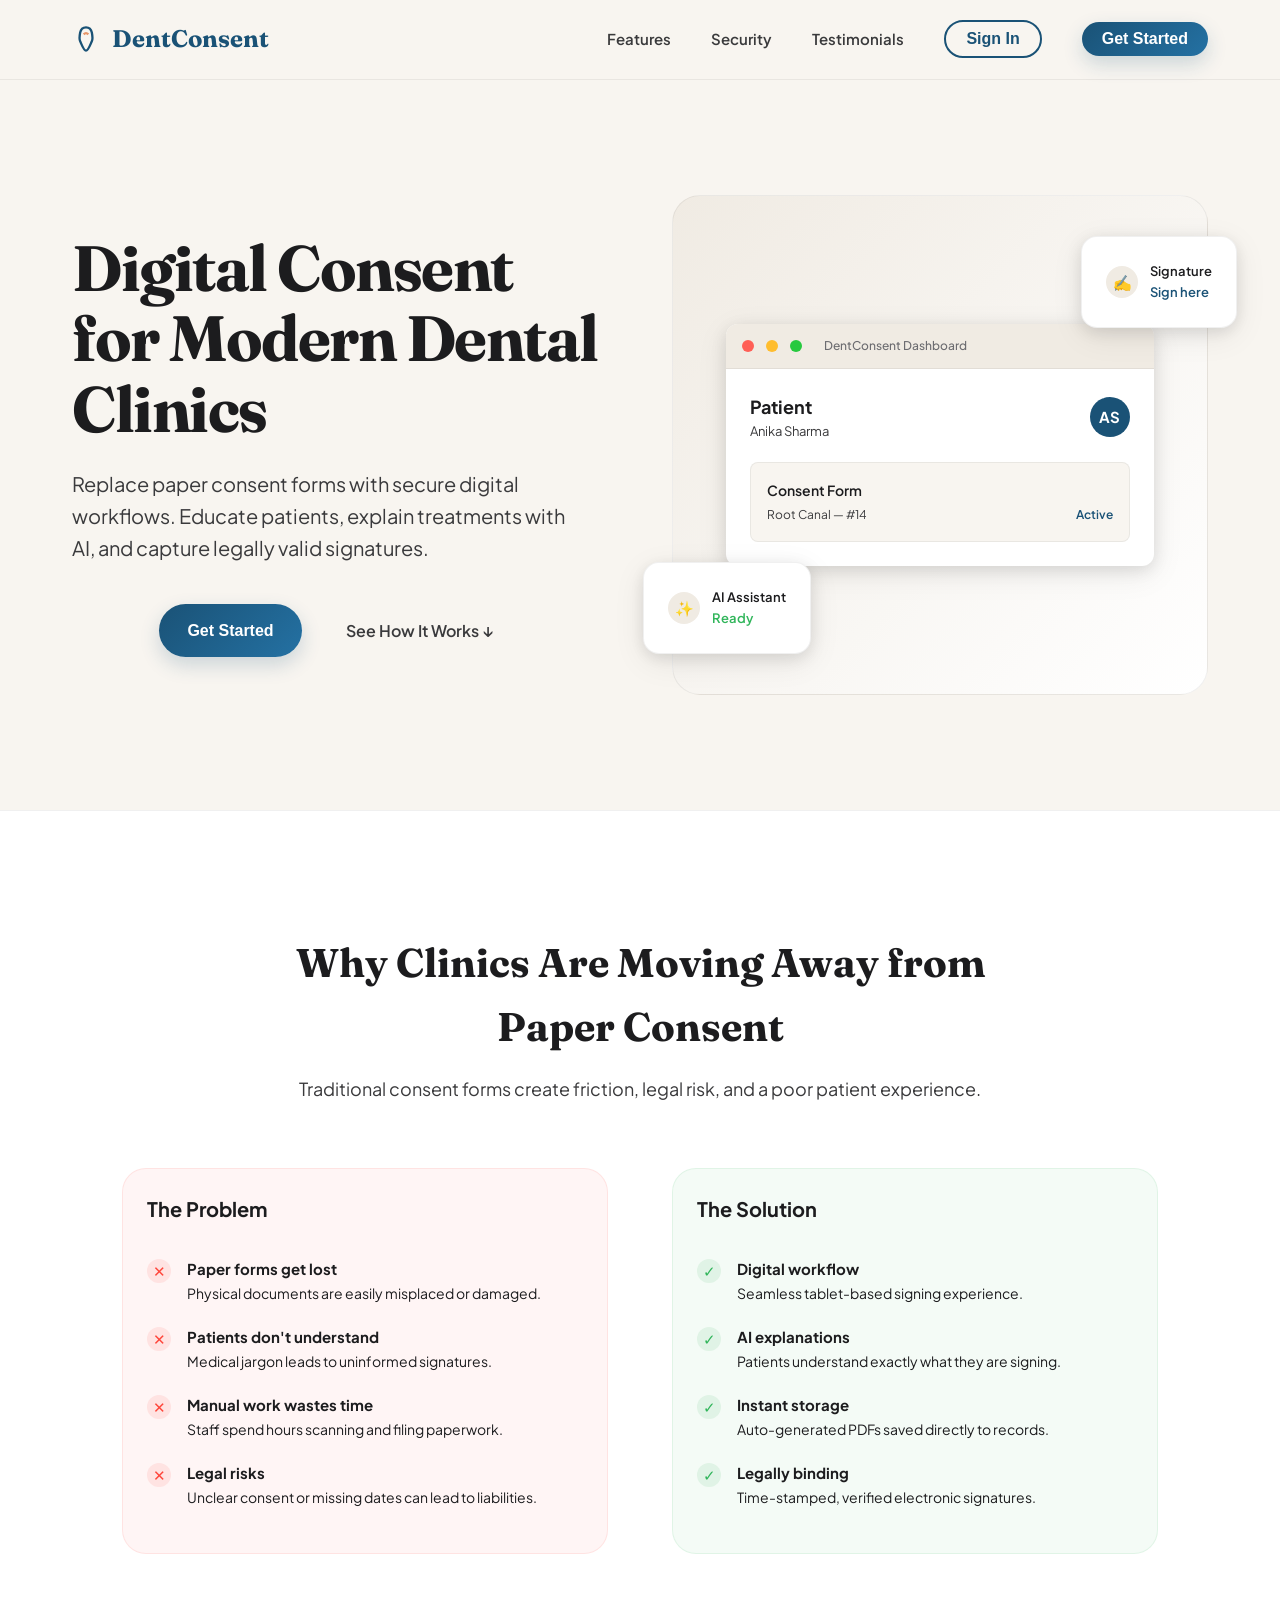
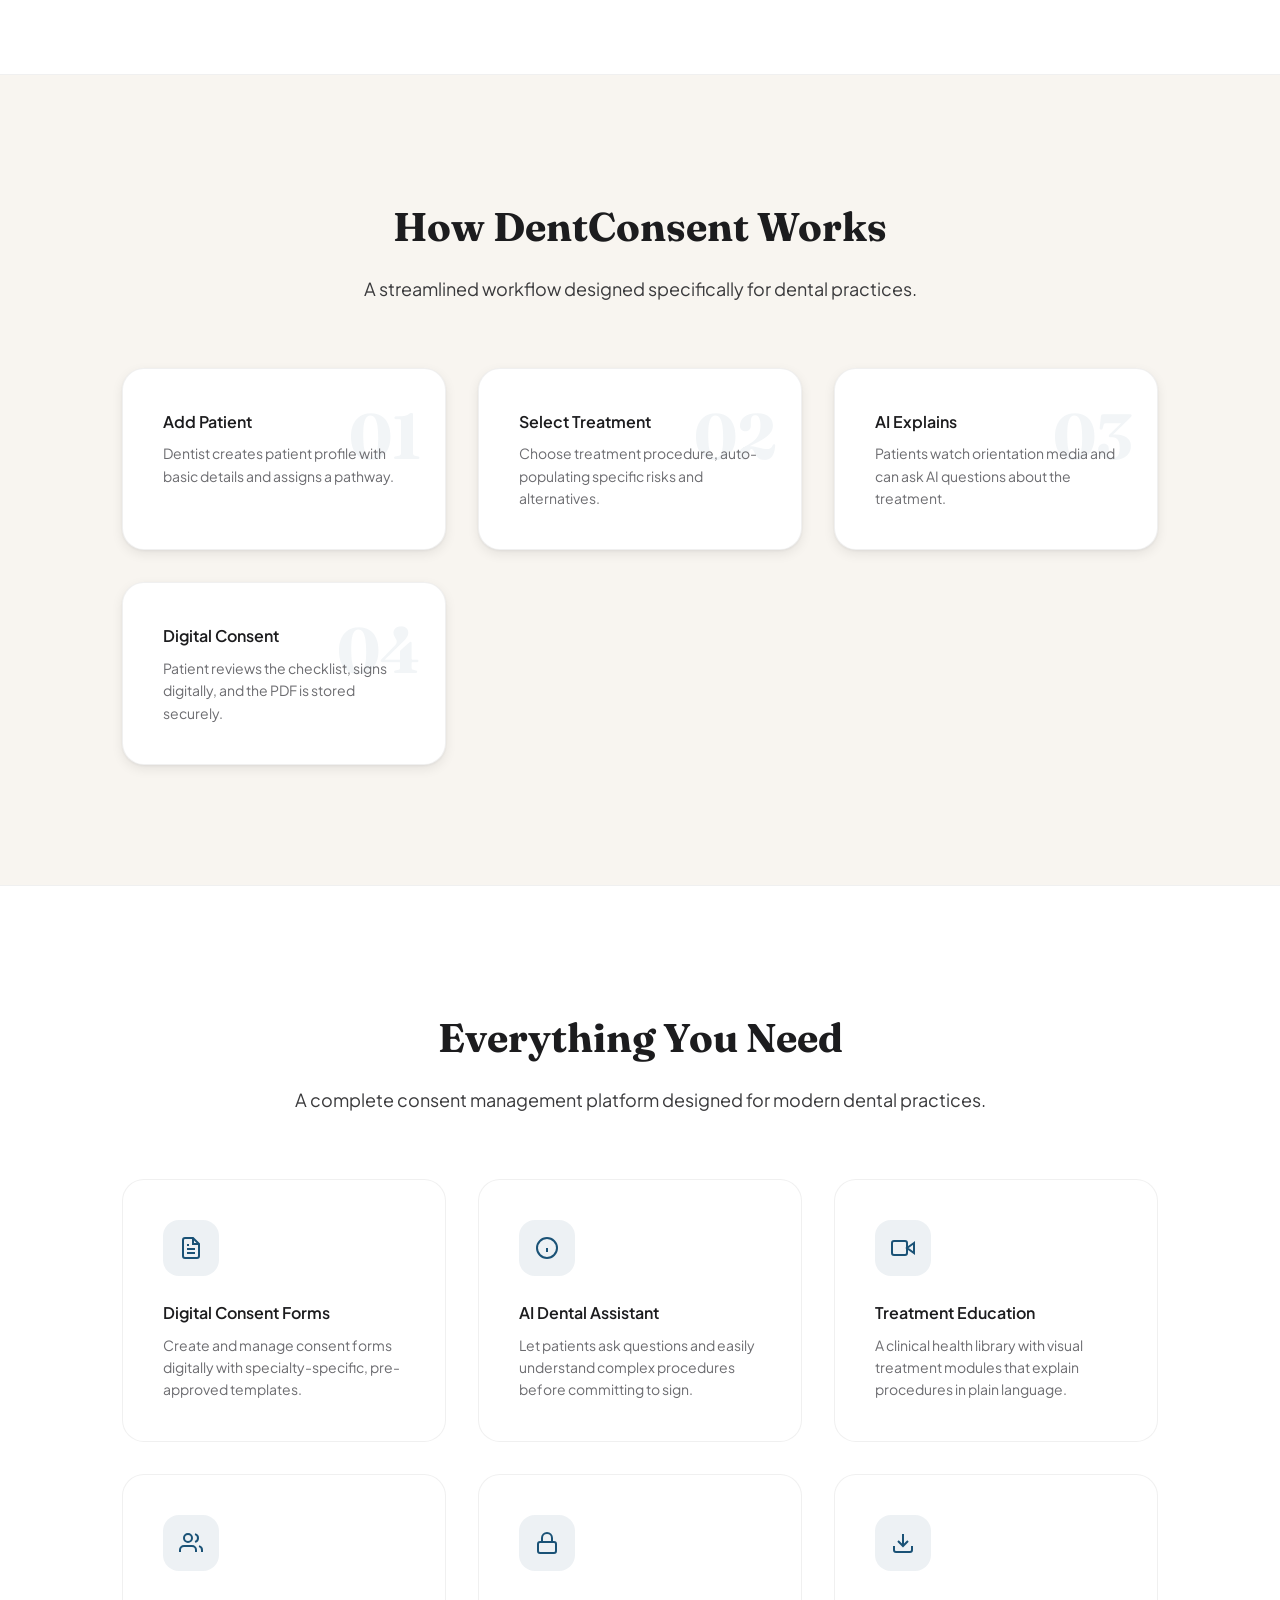
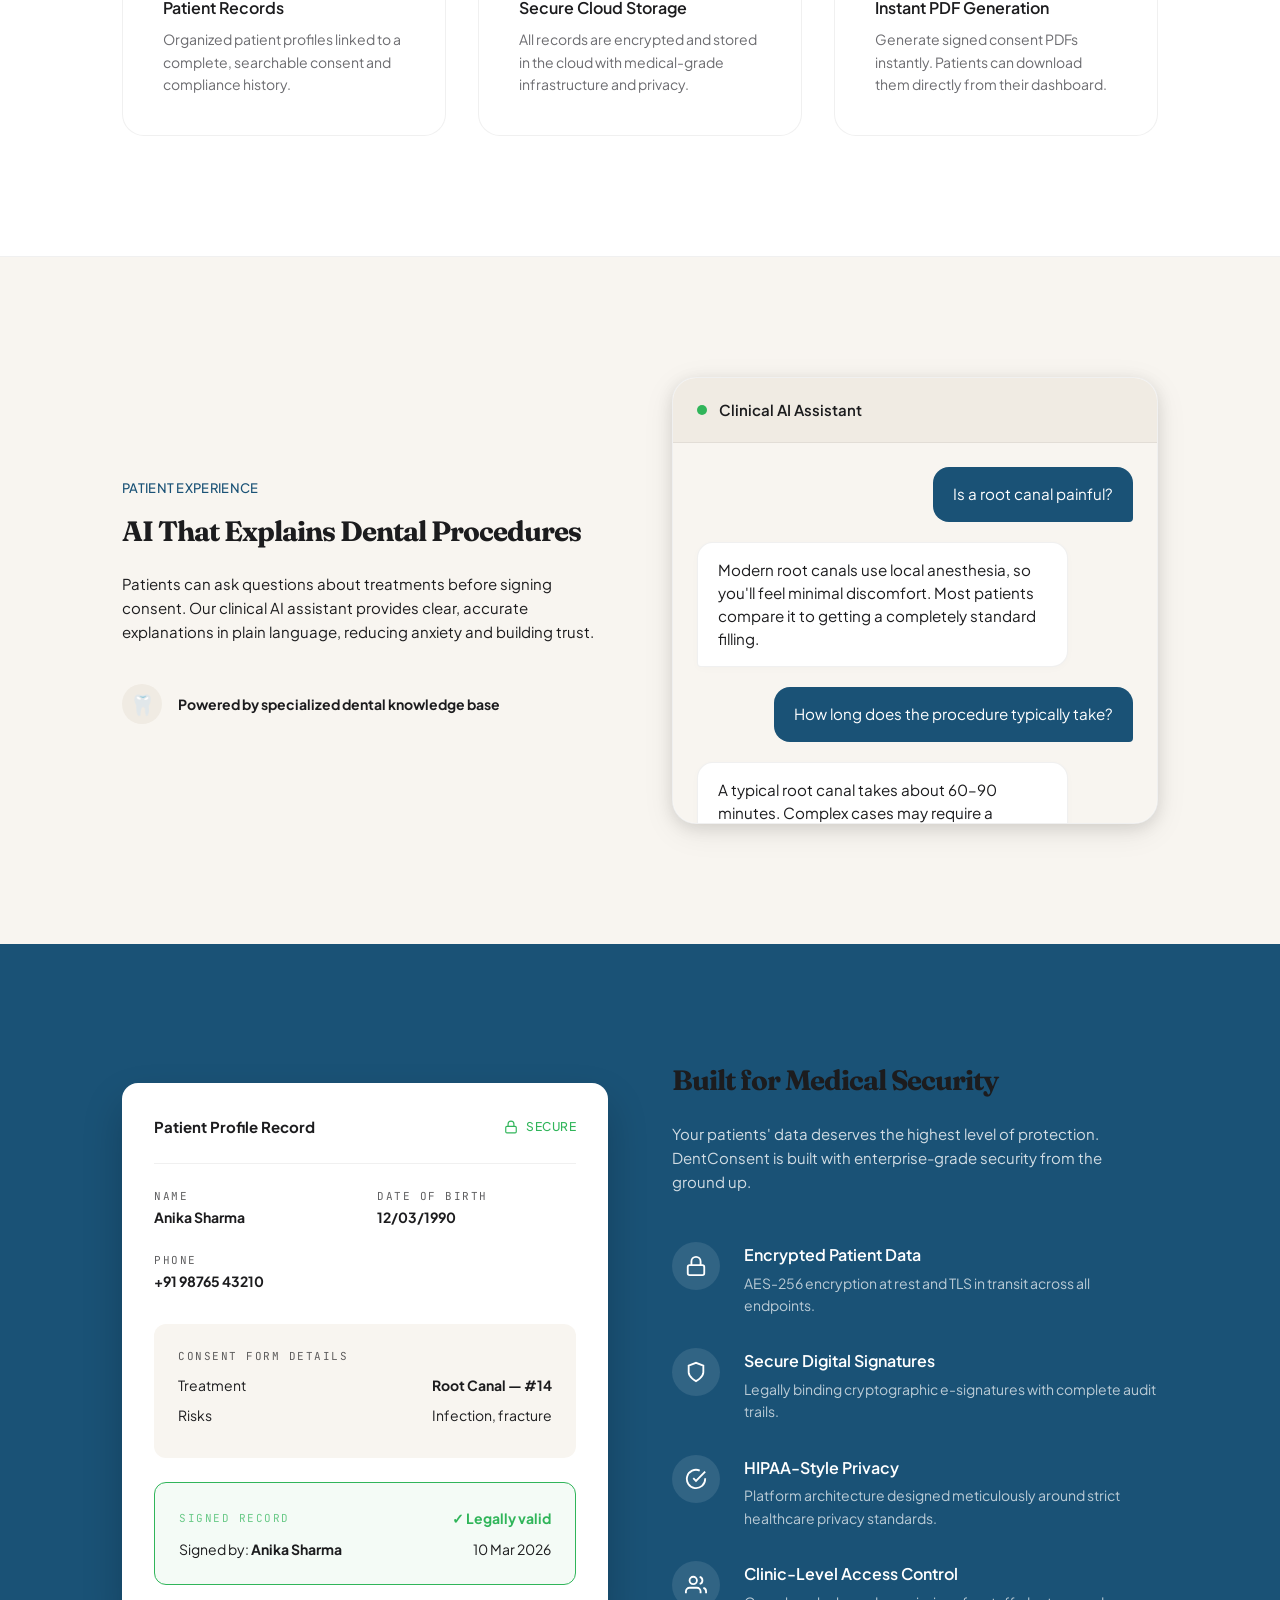
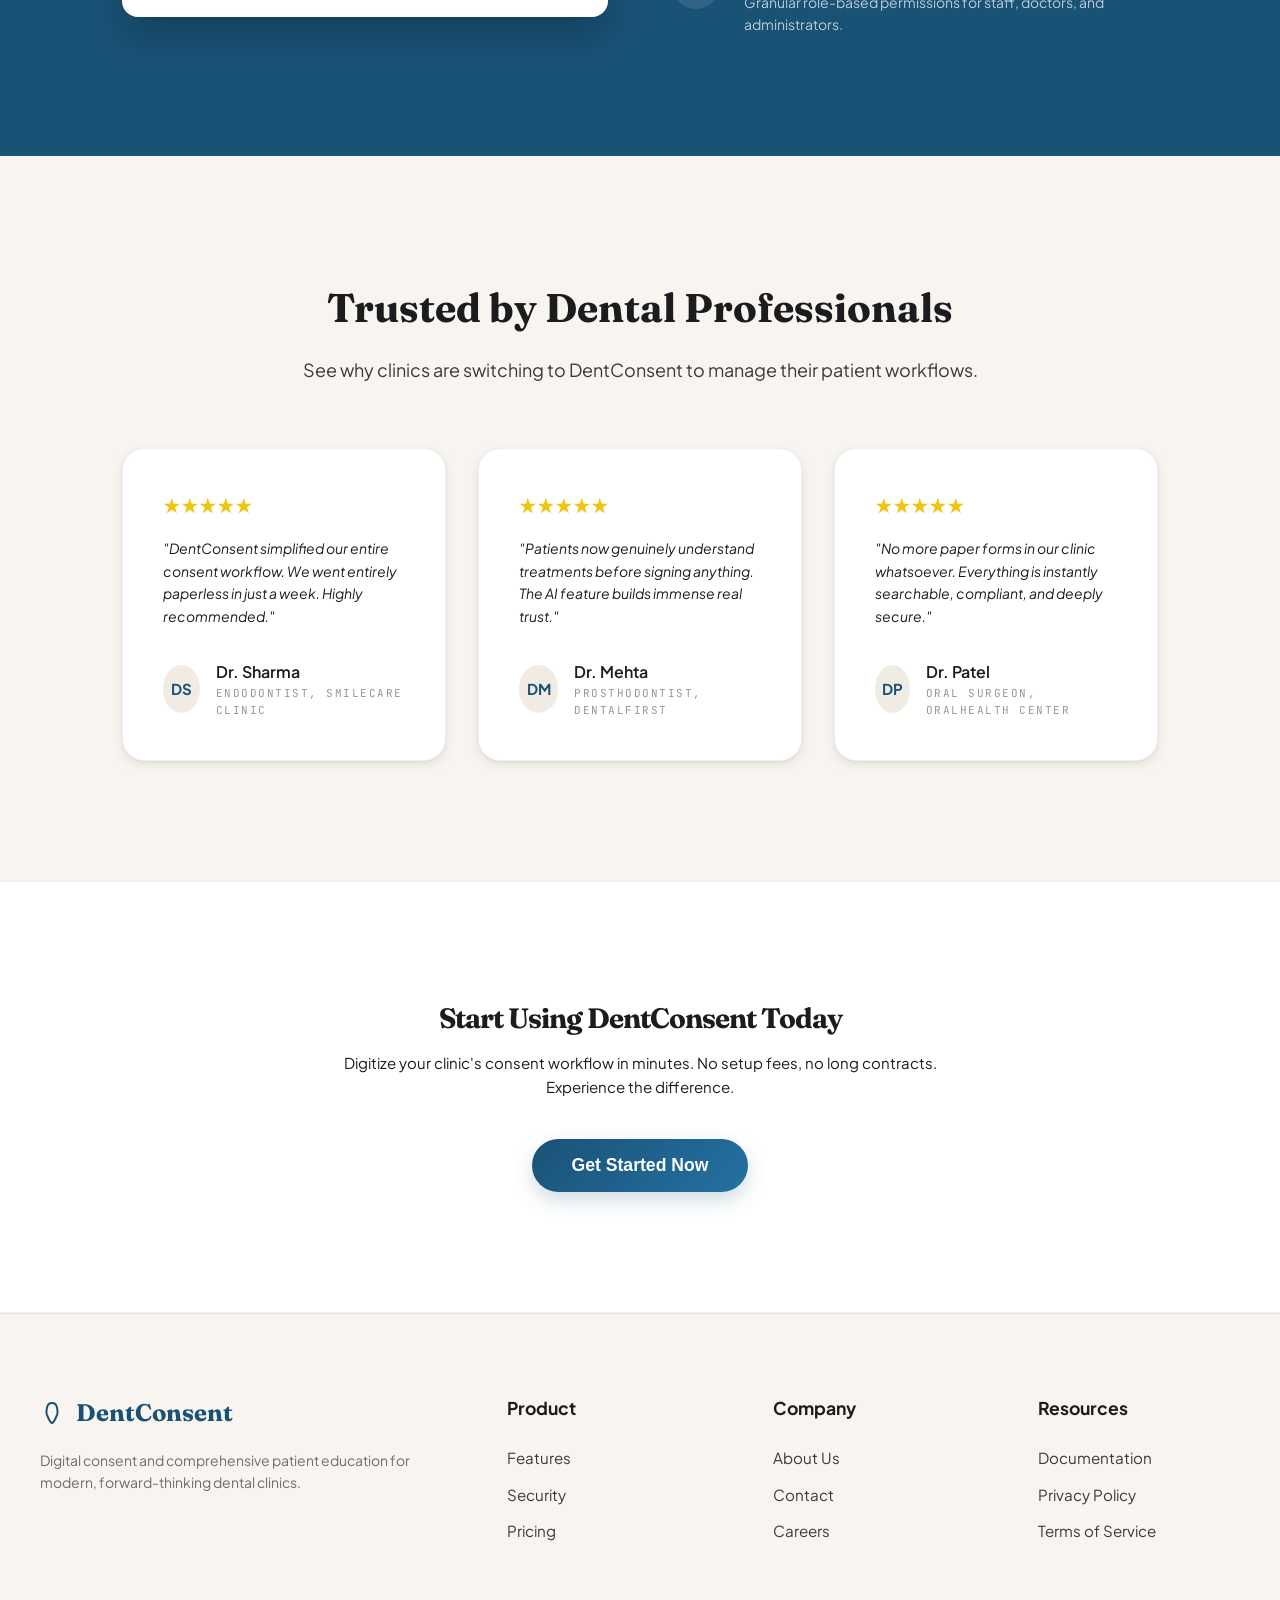
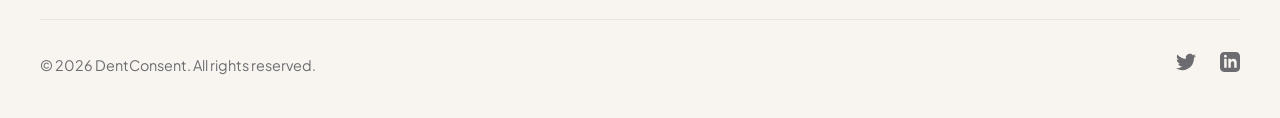
<file: consent.html>
<!DOCTYPE html>
<html lang="en">

<head>
    <meta charset="UTF-8">
    <meta name="viewport" content="width=device-width, initial-scale=1.0">
    <title>DentConsent | Digital Authorization</title>
    <link rel="stylesheet" href="css/global.css">
    <style>
        .consent-layout {
            max-width: 900px;
            margin: 0 auto;
            padding: 4rem 2rem;
        }

        .document-container {
            background: var(--bg-secondary);
            border-radius: var(--radius-l);
            padding: 3rem;
            max-height: 500px;
            overflow-y: auto;
            margin-bottom: 3rem;
            border: 1px solid var(--border-subtle);
            font-family: 'Times New Roman', serif;
            color: var(--text-primary);
            line-height: 1.8;
            font-size: 1.1rem;
        }

        .document-container h2 {
            text-align: center;
            border-bottom: 2px solid var(--text-primary);
            padding-bottom: 1.5rem;
            margin-bottom: 2.5rem;
            letter-spacing: 2px;
        }

        .authorization-row {
            padding: 2rem;
            background: var(--surface-card);
            border: 2px solid var(--border-subtle);
            border-radius: var(--radius-l);
            display: flex;
            gap: 1.5rem;
            align-items: flex-start;
            cursor: pointer;
            transition: all 0.3s var(--spring-ease);
            margin-bottom: 3rem;
        }

        .authorization-row:hover {
            border-color: var(--brand-primary-light);
            background: var(--bg-secondary);
        }

        .authorization-row.active {
            border-color: var(--brand-primary);
            background: var(--bg-secondary);
            box-shadow: var(--shadow-l1);
        }

        .auth-checkbox {
            width: 28px;
            height: 28px;
            border-radius: 8px;
            border: 2px solid var(--border-regular);
            display: flex;
            align-items: center;
            justify-content: center;
            flex-shrink: 0;
            transition: all 0.2s;
        }

        .active .auth-checkbox {
            background: var(--brand-primary);
            border-color: var(--brand-primary);
            color: white;
        }

        .auth-checkbox svg {
            display: none;
        }

        .active .auth-checkbox svg {
            display: block;
        }

        .signature-plate {
            background: white;
            border: 2px solid var(--border-subtle);
            border-radius: var(--radius-xl);
            padding: 1rem;
            margin-bottom: 1.5rem;
            position: relative;
            cursor: crosshair;
            box-shadow: var(--shadow-l2);
        }

        canvas {
            width: 100%;
            height: 280px;
            display: block;
            touch-action: none;
        }

        .signature-actions {
            display: flex;
            justify-content: flex-end;
            gap: 1.5rem;
            margin-top: 1rem;
        }
    </style>
</head>

<body class="screen-enter">
    <nav class="top-bar"
        style="background: white; border-bottom: 1px solid var(--border-subtle); padding: 1.5rem 4rem; position: sticky; top: 0; z-index: 100;">
        <div
            style="display: flex; justify-content: space-between; align-items: center; max-width: 1400px; margin: 0 auto; width: 100%;">
            <a href="patient-dashboard.html" class="btn btn-ghost" style="gap: 0.75rem;">
                <svg width="20" height="20" fill="none" stroke="currentColor" viewBox="0 0 24 24">
                    <path stroke-linecap="round" stroke-linejoin="round" stroke-width="2" d="M15 19l-7-7 7-7" />
                </svg>
                Cancel Authorization
            </a>
            <div style="text-align: center;">
                <div class="label-m">Legal Instrument</div>
                <div class="title-m">Digital Consent Signature</div>
            </div>
            <div class="status-badge status-completed">Secure Signing</div>
        </div>
    </nav>

    <main class="consent-layout">
        <div class="glass-card" style="padding: 4rem;">
            <header style="text-align: center; margin-bottom: 4rem;">
                <h1 class="display-m" style="margin-bottom: 1rem;">Clinical Authorization</h1>
                <p class="body-l text-secondary">Please review the compiled clinical record and certify with your
                    signature.</p>
            </header>

            <div id="docContentArea">
                <div class="glass-card" style="text-align: center; padding: 4rem; background: var(--bg-secondary); border: 2px dashed var(--border-subtle); cursor: pointer;" onclick="loadDocument()" id="generatePrompt">
                    <div style="width: 64px; height: 64px; border-radius: 50%; background: var(--brand-primary-light); color: var(--brand-primary); display: flex; align-items: center; justify-content: center; margin: 0 auto 1.5rem; font-size: 1.5rem;">📄</div>
                    <h3 class="title-l" style="margin-bottom: 0.5rem;">Generate Formal Clinical Instrument</h3>
                    <p class="body-m text-secondary">Click to compile your clinical orientation data into a secure legal document.</p>
                </div>
                <div class="document-container" id="docContent" style="display: none;">
                    <div style="text-align: center; padding: 3rem;">
                        <div class="loading-spinner" style="margin: 0 auto 1.5rem;"></div>
                        <p class="body-m text-muted">Compiling clinical documentation...</p>
                    </div>
                </div>
            </div>

            <div class="authorization-row" id="authRow" onclick="toggleAgreement()">
                <div class="auth-checkbox">
                    <svg width="18" height="18" fill="none" stroke="currentColor" viewBox="0 0 24 24">
                        <path stroke-linecap="round" stroke-linejoin="round" stroke-width="3" d="M5 13l4 4L19 7" />
                    </svg>
                </div>
                <div>
                    <h4 class="title-m" style="margin-bottom: 0.5rem;">Clinical Declaration</h4>
                    <p class="body-m text-secondary">I affirm that I have successfully completed the education journey,
                        understood the procedure steps, and voluntarily authorize the clinical team to proceed.</p>
                </div>
                <input type="checkbox" id="agreeCheck" style="display: none;">
            </div>

            <section class="signature-section">
                <div
                    style="display: flex; justify-content: space-between; align-items: flex-end; margin-bottom: 1.5rem;">
                    <div>
                        <h4 class="title-l">Patient Digital Signature</h4>
                        <p class="label-m text-muted">Acknowledge this instrument by signing or uploading an image.</p>
                    </div>
                    <div style="display: flex; gap: 0.75rem;">
                        <button class="btn btn-ghost btn-s" onclick="document.getElementById('sigUpload').click()">
                            <svg width="16" height="16" fill="none" stroke="currentColor" viewBox="0 0 24 24" style="margin-right: 0.5rem;"><path stroke-linecap="round" stroke-linejoin="round" stroke-width="2" d="M4 16v1a2 2 0 002 2h12a2 2 0 002-2v-1m-4-8l-4-4m0 0L8 8m4-4v12" /></svg>
                            Upload Signature
                        </button>
                        <input type="file" id="sigUpload" hidden accept="image/*" onchange="handleSignatureUpload(event)">
                    </div>
                </div>

                <div class="signature-plate">
                    <canvas id="signaturePad"></canvas>
                </div>

                <div class="signature-actions">
                    <button class="btn btn-ghost" onclick="clearSignature()">Clear Plate</button>
                    <button class="btn btn-primary" id="submitBtn" onclick="submitSignature()"
                        style="padding: 0.75rem 4rem;">Certify & Authorize</button>
                </div>
            </section>
        </div>
    </main>

    <script src="js/auth.js"></script>
    <script src="js/toast.js"></script>
    <script>
        const currentUser = Auth.requireAuth('patient');
        const urlParams = new URLSearchParams(window.location.search);
        const treatmentId = urlParams.get('treatment_id');

        if (!treatmentId) {
            window.location.href = 'patient-dashboard.html';
        }

        document.addEventListener('DOMContentLoaded', () => {
            // Document is now manually generated via button
            initSignaturePad();
            
            // Ensure agreement is unchecked by default
            const checkbox = document.getElementById('agreeCheck');
            const row = document.getElementById('authRow');
            if (checkbox) checkbox.checked = false;
            if (row) row.classList.remove('active');
        });

        async function loadDocument() {
            const prompt = document.getElementById('generatePrompt');
            const container = document.getElementById('docContent');
            
            prompt.style.display = 'none';
            container.style.display = 'block';

            try {
                // Fetch treatment details
                const res = await Auth.apiCall(`get_treatments?user_id=${currentUser.id}&role=patient`);
                if (res.success) {
                    const treatments = res.data.treatments || res.data || [];
                    const t = treatments.find(item => item.id == treatmentId);
                    
                    if (!t) {
                        container.innerHTML = '<p class="body-m text-error">Treatment record not found.</p>';
                        return;
                    }

                    // Fetch education content (Risks/Benefits)
                    const eRes = await Auth.apiCall(`get_education_content?op_type_id=${t.operation_type_id}`);

                    // Build clinical notes section from treatment record
                    const rawNotes = t.clinical_notes || t.notes || '';
                    const notesSection = rawNotes
                        ? `<h4>PRACTITIONER'S CLINICAL NOTES</h4><p style="background: #f8f9fa; padding: 1rem; border-left: 4px solid #ccc; border-radius: 4px; font-style: italic;">${rawNotes}</p><br>`
                        : '';

                    let html = `
                        <h2>INFORMED CLINICAL CONSENT</h2>
                        <p><strong>SPECIALIST:</strong> Dr. ${t.doctor_name || 'Clinic Physician'}</p>
                        <p><strong>PROCEDURE:</strong> ${t.category || 'Clinical Protocol'}</p>
                        <p><strong>DATE:</strong> ${new Date().toLocaleDateString()}</p>
                        <p><strong>PATIENT:</strong> ${currentUser.full_name || currentUser.name || 'Patient'}</p>
                        <br>
                        <p>This legally binding instrument serves as formal authorization for the clinical procedures. The patient acknowledged participation in the complete orientation journey, encompassing safety protocols, clinical outcomes, and potential risks.</p>
                        <br>
                        ${notesSection}
                    `;

                        // Risk factors section intentionally omitted (static pre-seeded data).

                    container.innerHTML = html;
                }
            } catch (err) {
                console.error(err);
                container.innerHTML = '<p class="body-m text-error">Failed to load documentation.</p>';
            }
        }

        // Signature Upload Logic
        function handleSignatureUpload(event) {
            const file = event.target.files[0];
            if (!file) return;

            const reader = new FileReader();
            reader.onload = (e) => {
                const img = new Image();
                img.onload = () => {
                    clearSignature();
                    
                    // Fit image into canvas maintaining aspect ratio
                    const canvasWidth = canvas.width / (window.devicePixelRatio || 1);
                    const canvasHeight = canvas.height / (window.devicePixelRatio || 1);
                    
                    let drawWidth = img.width;
                    let drawHeight = img.height;
                    const ratio = Math.min(canvasWidth / img.width, canvasHeight / img.height) * 0.9;
                    
                    drawWidth *= ratio;
                    drawHeight *= ratio;
                    
                    const x = (canvasWidth - drawWidth) / 2;
                    const y = (canvasHeight - drawHeight) / 2;
                    
                    ctx.drawImage(img, x, y, drawWidth, drawHeight);
                    hasSignature = true;
                };
                img.src = e.target.result;
            };
            reader.readAsDataURL(file);
        }

        // Signature Pad Logic
        const canvas = document.getElementById('signaturePad');
        const ctx = canvas.getContext('2d');
        let isDrawing = false;
        let hasSignature = false;

        function initSignaturePad() {
            const ratio = Math.max(window.devicePixelRatio || 1, 1);
            canvas.width = canvas.offsetWidth * ratio;
            canvas.height = canvas.offsetHeight * ratio;
            ctx.scale(ratio, ratio);
            ctx.strokeStyle = '#1e293b';
            ctx.lineWidth = 2.5;
            ctx.lineCap = 'round';
            ctx.lineJoin = 'round';

            canvas.addEventListener('mousedown', startDrawing);
            canvas.addEventListener('mousemove', draw);
            window.addEventListener('mouseup', stopDrawing);

            canvas.addEventListener('touchstart', (e) => { e.preventDefault(); startDrawing(e); }, { passive: false });
            canvas.addEventListener('touchmove', (e) => { e.preventDefault(); draw(e); }, { passive: false });
            window.addEventListener('touchend', stopDrawing);
        }

        function getPos(e) {
            const rect = canvas.getBoundingClientRect();
            const clientX = e.touches ? e.touches[0].clientX : e.clientX;
            const clientY = e.touches ? e.touches[0].clientY : e.clientY;
            return { x: clientX - rect.left, y: clientY - rect.top };
        }

        function startDrawing(e) {
            isDrawing = true;
            hasSignature = true;
            const pos = getPos(e);
            ctx.beginPath();
            ctx.moveTo(pos.x, pos.y);
        }

        function draw(e) {
            if (!isDrawing) return;
            const pos = getPos(e);
            ctx.lineTo(pos.x, pos.y);
            ctx.stroke();
        }

        function stopDrawing() { isDrawing = false; }

        function clearSignature() {
            ctx.clearRect(0, 0, canvas.width, canvas.height);
            hasSignature = false;
        }

        function toggleAgreement() {
            const checkbox = document.getElementById('agreeCheck');
            const row = document.getElementById('authRow');
            checkbox.checked = !checkbox.checked;
            row.classList.toggle('active', checkbox.checked);
        }

        async function submitSignature() {
            const checkbox = document.getElementById('agreeCheck');
            if (!checkbox.checked) {
                showToast('Please affirm the clinical declaration.', 'warning');
                return;
            }
            if (!hasSignature) {
                showToast('Digital signature is required to authorize the treatment.', 'warning');
                return;
            }

            const btn = document.getElementById('submitBtn');
            btn.disabled = true;
            btn.textContent = 'Certifying...';

            try {
                const sigData = canvas.toDataURL('image/png');
                const res = await Auth.apiCall('submit_patient_signature.php', {
                    method: 'POST',
                    body: JSON.stringify({
                        treatment_id: parseInt(treatmentId),
                        signature_base64: sigData,
                        is_confirmed: true
                    })
                });

                if (res.success) {
                    // Success Screen
                    document.querySelector('.consent-layout').innerHTML = `
                        <div class="glass-card animate-in" style="text-align: center; padding: 6rem 2rem;">
                            <div style="width: 120px; height: 120px; border-radius: 50%; background: var(--bg-secondary); color: var(--success); display: flex; align-items: center; justify-content: center; margin: 0 auto 3rem; font-size: 4rem;">✓</div>
                            <h1 class="display-l" style="margin-bottom: 2rem;">Authorization Recorded</h1>
                            <p class="body-l text-secondary mx-auto" style="max-width: 500px; margin-bottom: 4rem;">Your digital instrument has been securely encrypted and applied to the clinical record. A permanent PDF record has been generated.</p>
                            
                            <div style="display: flex; flex-direction: column; gap: 1rem; align-items: center;">
                                <button class="btn btn-primary" onclick="window.open('${Auth.getFullUrl('serve_consent_pdf.php?treatment_id=' + treatmentId)}', '_blank'); window.location.href='patient-dashboard.html';" style="padding: 1rem 4rem; width: 320px;">View Signed Consent (PDF)</button>
                                <button class="btn btn-outline" onclick="window.location.href='patient-dashboard.html'" style="padding: 1rem 4rem; width: 320px;">Return to Dashboard</button>
                            </div>
                        </div>
                    `;
                }
            } catch (err) {
                console.error(err);
                showToast('Submission failed. Please verify your connection.', 'error');
                btn.disabled = false;
                btn.textContent = 'Certify & Authorize';
            }
        }
    </script>
</body>

</html>
</file>
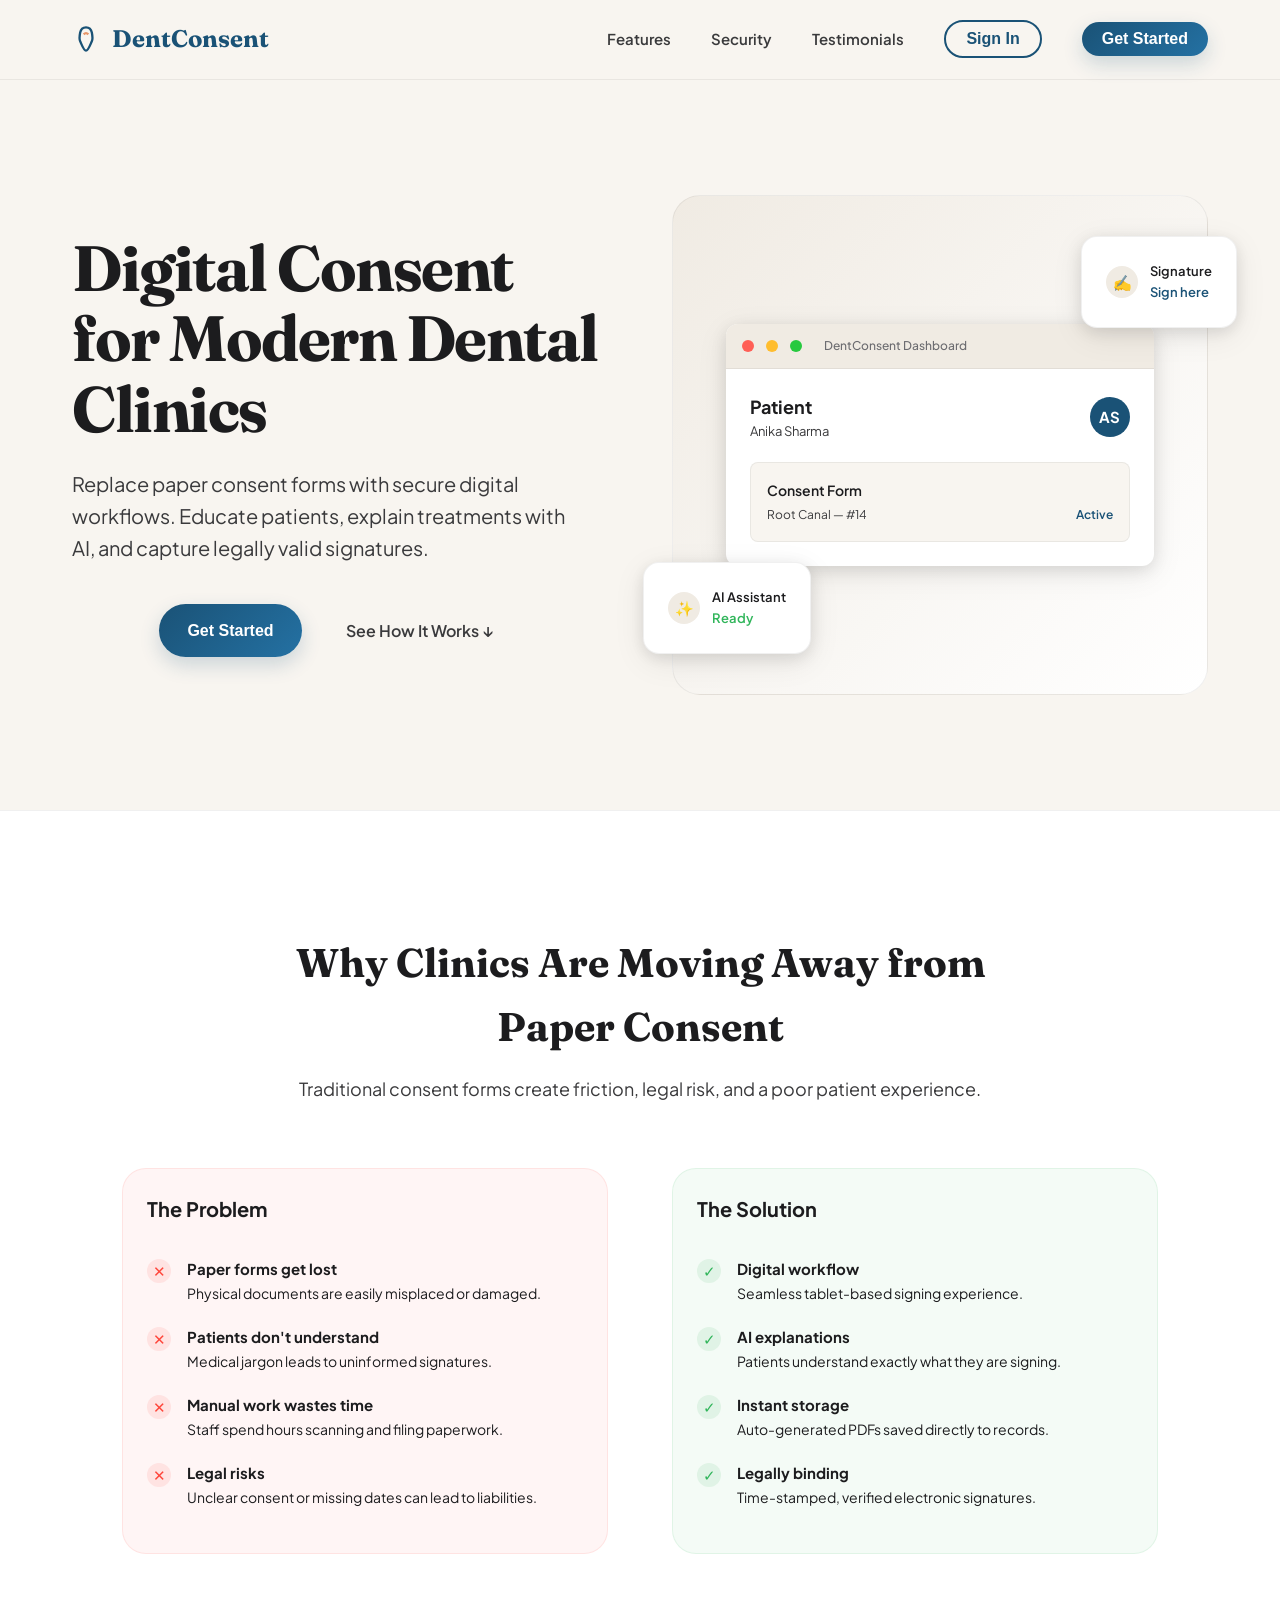
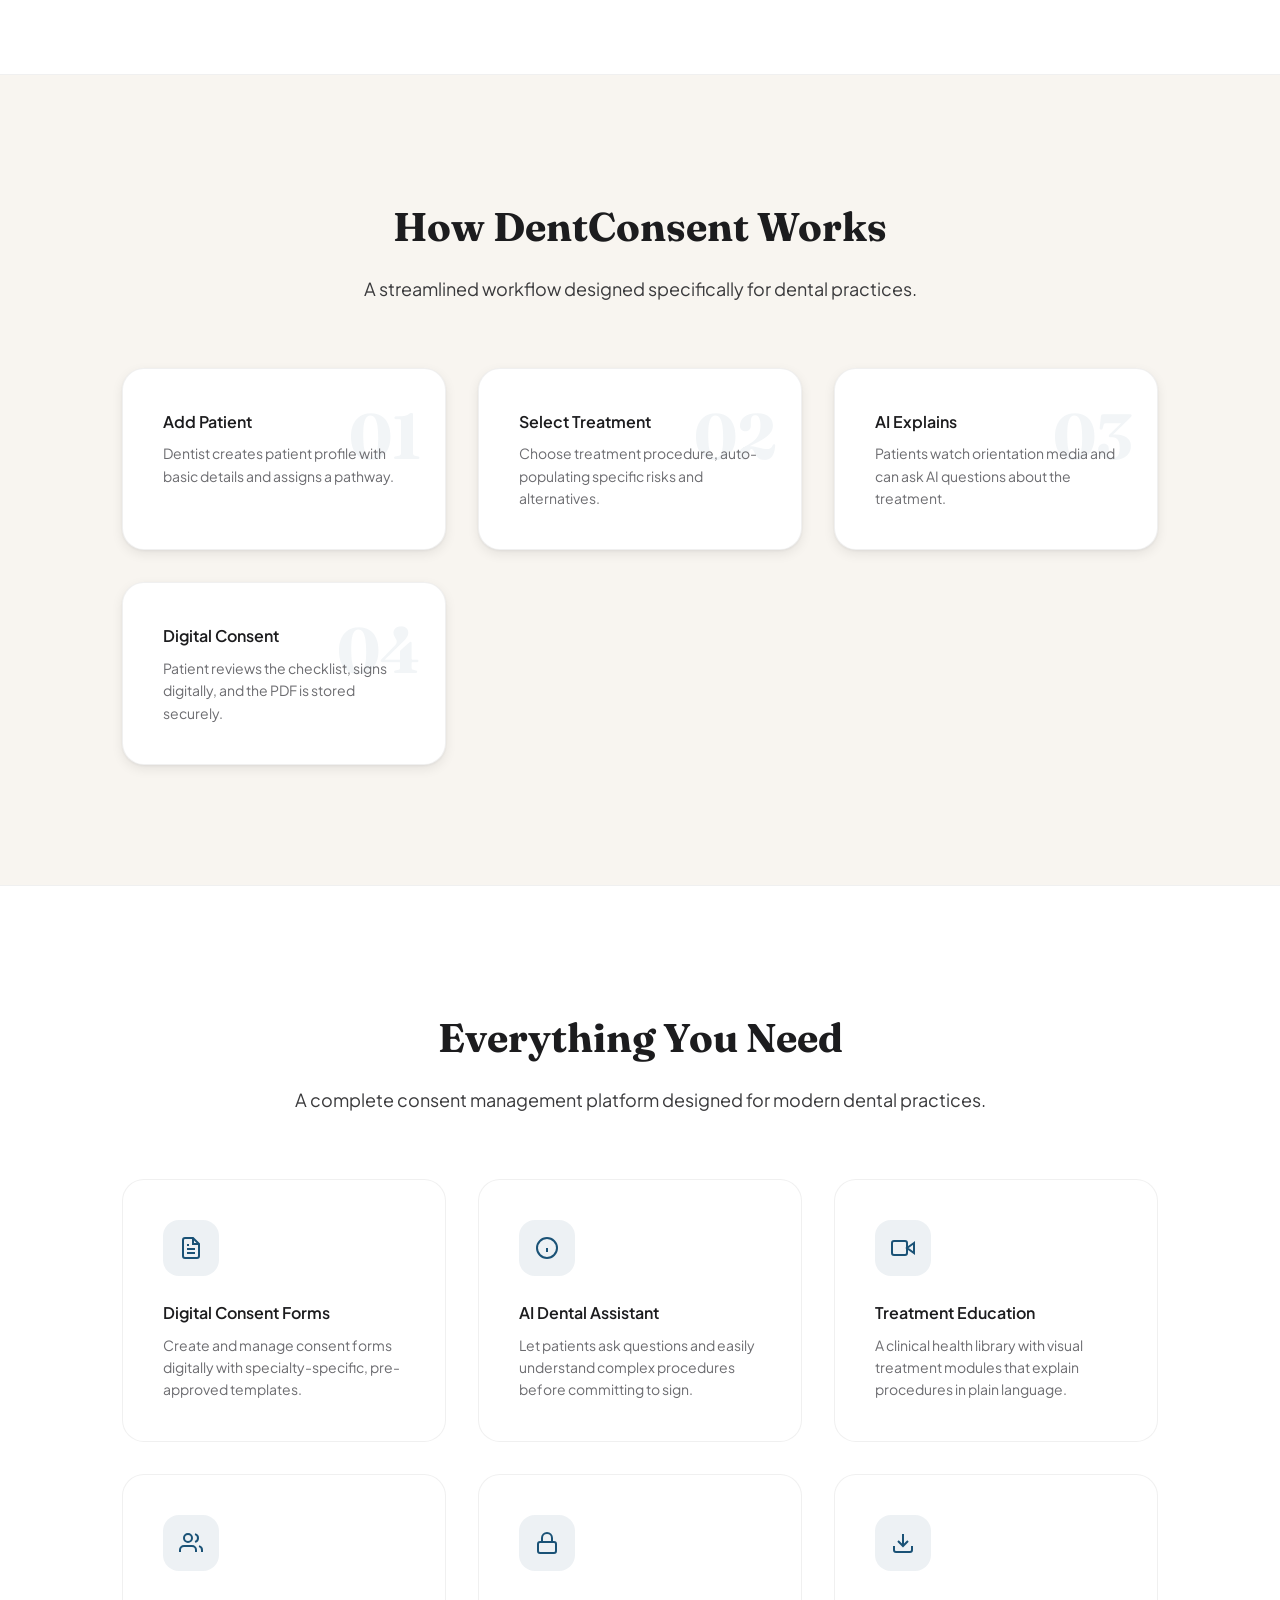
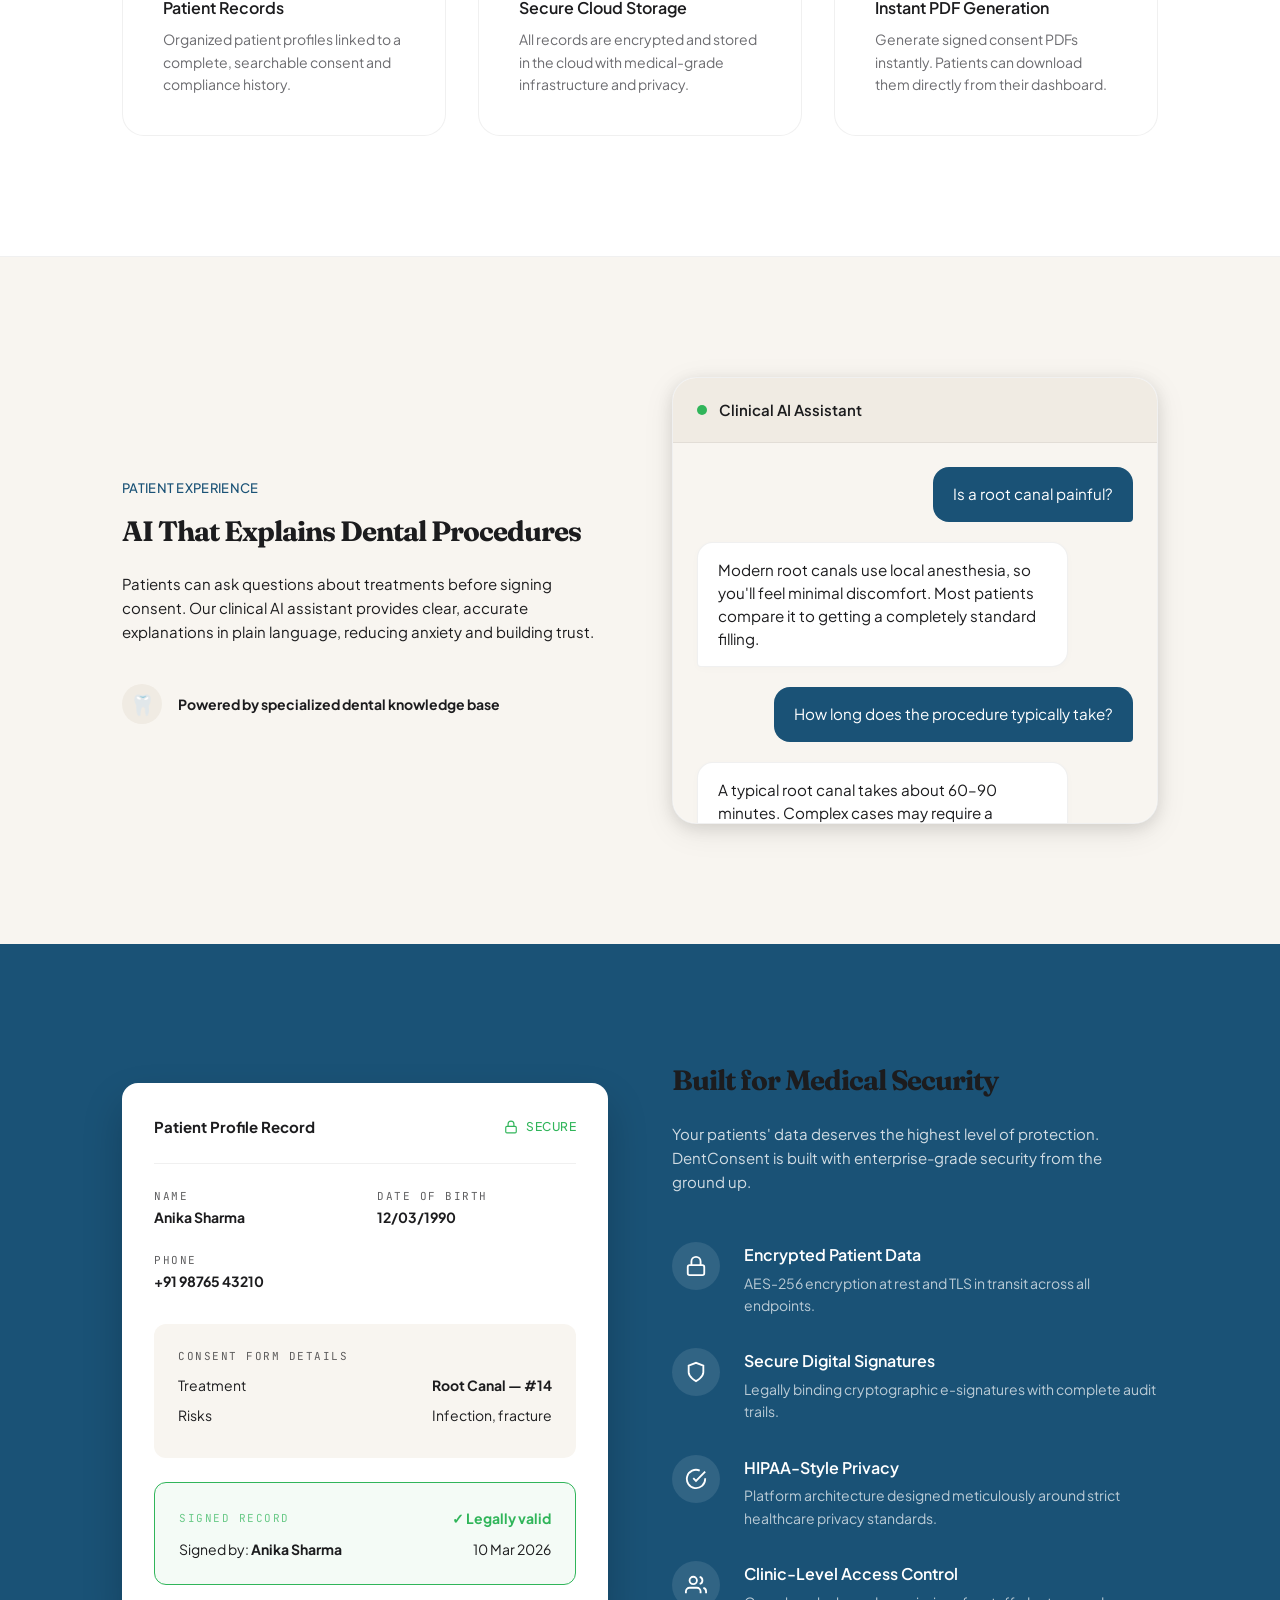
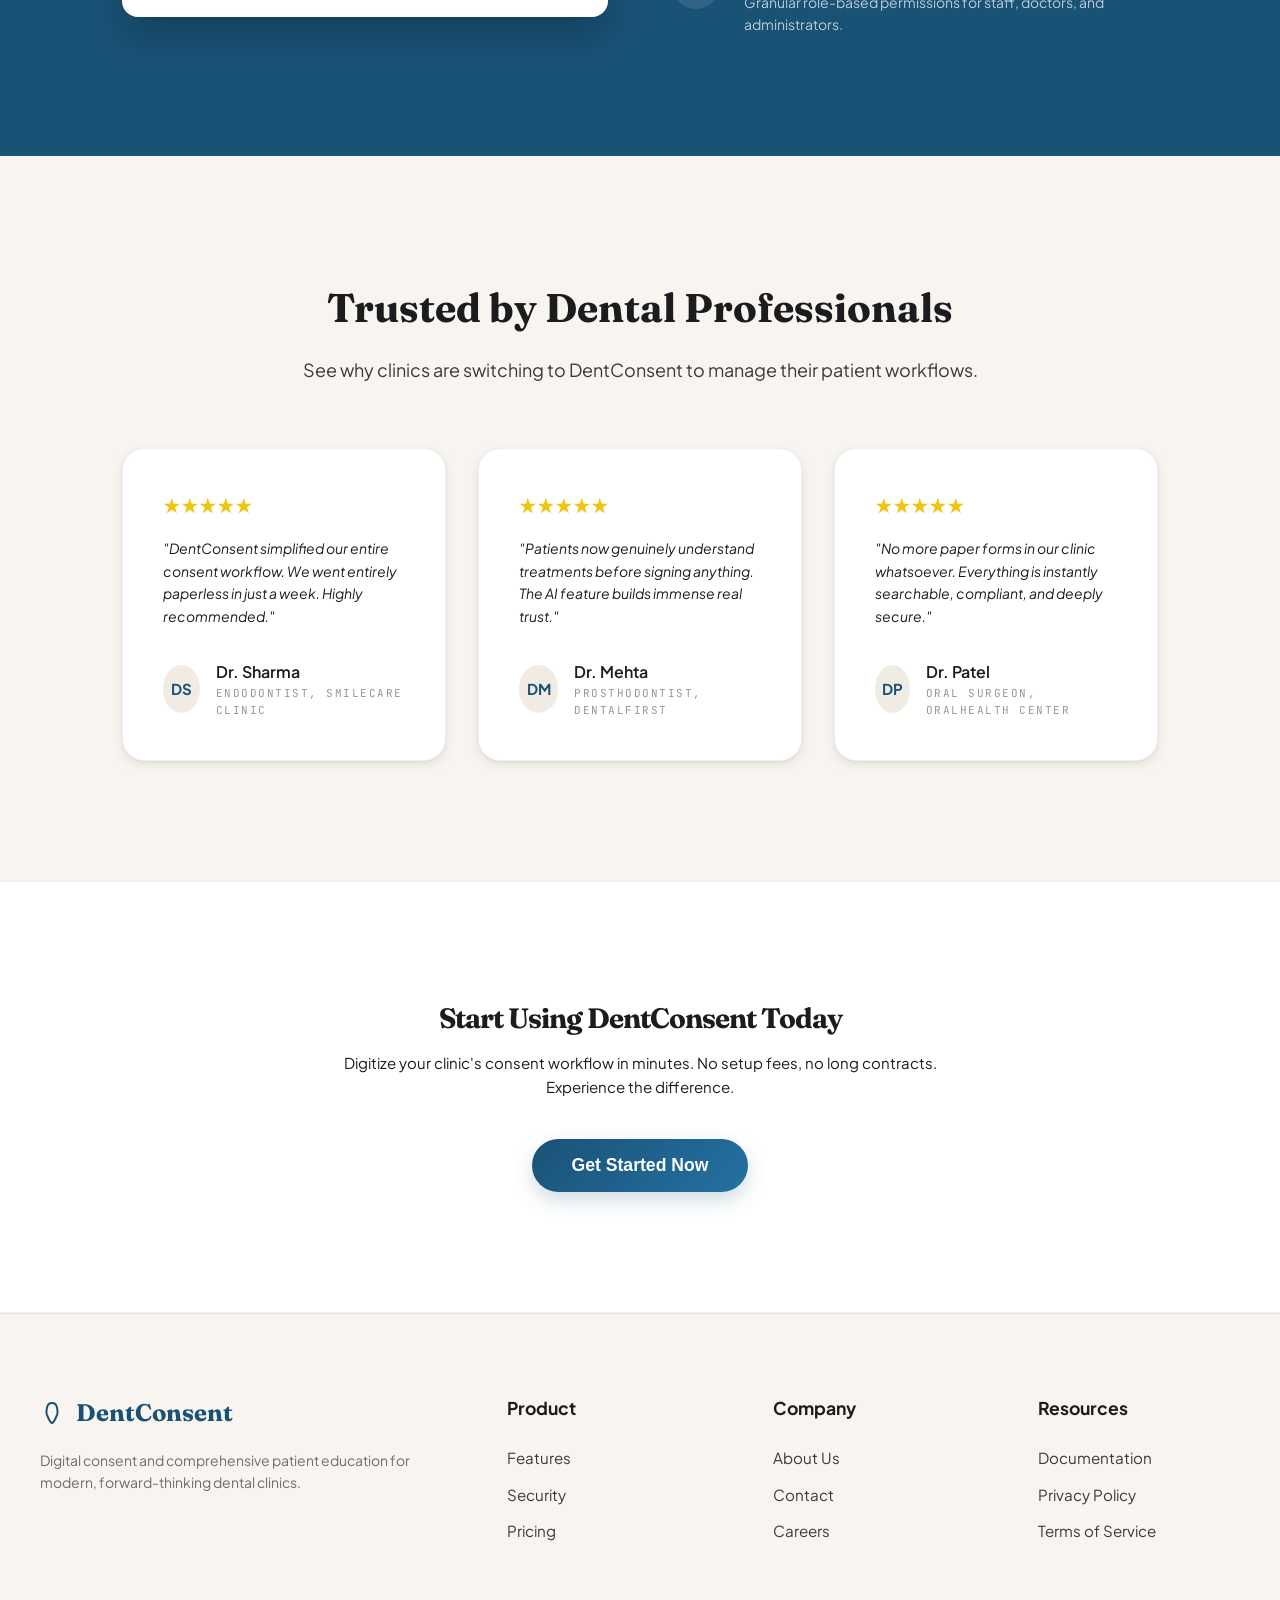
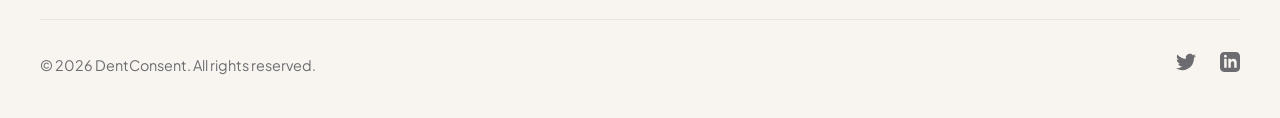
<file: create-treatment.html>
<!DOCTYPE html>
<html lang="en">
<head>
    <meta charset="UTF-8">
    <meta name="viewport" content="width=device-width, initial-scale=1.0">
    <title>DentConsent | Create Custom Treatment</title>
    <link rel="stylesheet" href="css/global.css">
    <style>
        body { background: var(--bg-primary); min-height: 100vh; }

        .wizard-layout {
            max-width: 860px;
            margin: 0 auto;
            padding: 2rem;
        }

        .step-header {
            display: flex;
            gap: 0.5rem;
            margin-bottom: 2.5rem;
            overflow-x: auto;
            padding-bottom: 0.5rem;
        }

        .step-pill {
            display: flex;
            align-items: center;
            gap: 0.5rem;
            padding: 0.5rem 1rem;
            border-radius: var(--radius-full);
            font-size: 13px;
            font-weight: 600;
            white-space: nowrap;
            border: 2px solid var(--border-subtle);
            color: var(--text-secondary);
            background: var(--surface-card);
            transition: all 0.2s;
        }

        .step-pill.active {
            border-color: var(--brand-primary);
            color: var(--brand-primary);
            background: var(--brand-primary-light);
        }

        .step-pill.completed {
            border-color: var(--success);
            color: var(--success);
            background: rgba(39, 174, 96, 0.08);
        }

        .step-pill .pill-num {
            width: 22px;
            height: 22px;
            border-radius: 50%;
            display: flex;
            align-items: center;
            justify-content: center;
            font-size: 11px;
            background: currentColor;
            color: white;
        }

        .step-panel { display: none; }
        .step-panel.active { display: block; }

        .list-item-card {
            display: flex;
            justify-content: space-between;
            align-items: flex-start;
            padding: 1rem 1.25rem;
            border-radius: var(--radius-m);
            background: var(--bg-secondary);
            border: 1px solid var(--border-subtle);
            margin-bottom: 0.75rem;
        }

        .list-item-card .remove-btn {
            background: none;
            border: none;
            color: var(--error);
            cursor: pointer;
            font-size: 18px;
            line-height: 1;
            padding: 0 0.25rem;
            flex-shrink: 0;
        }

        .add-item-row {
            background: var(--bg-secondary);
            border: 2px dashed var(--border-subtle);
            border-radius: var(--radius-m);
            padding: 1.5rem;
            margin-top: 1rem;
        }

        .two-col { display: grid; grid-template-columns: 1fr 1fr; gap: 1rem; }
        .three-col { display: grid; grid-template-columns: 1fr 1fr 1fr; gap: 1rem; }

        .quiz-badge {
            display: inline-flex;
            align-items: center;
            gap: 0.4rem;
            padding: 0.3rem 0.8rem;
            border-radius: var(--radius-full);
            font-size: 12px;
            font-weight: 700;
        }

        .bottom-bar {
            position: sticky;
            bottom: 0;
            background: white;
            border-top: 1px solid var(--border-subtle);
            padding: 1rem 2rem;
            display: flex;
            justify-content: space-between;
            align-items: center;
            z-index: 50;
            box-shadow: 0 -4px 20px rgba(0,0,0,0.06);
        }

        .form-control { width: 100%; }
        .form-row { display: grid; grid-template-columns: 1fr 1fr; gap: 1rem; }

        @media (max-width: 600px) {
            .form-row, .two-col, .three-col { grid-template-columns: 1fr; }
        }

        .correct-option-selector {
            display: flex;
            gap: 0.5rem;
            flex-wrap: wrap;
            margin-top: 0.5rem;
        }

        .correct-option-btn {
            padding: 0.35rem 0.85rem;
            border-radius: var(--radius-full);
            border: 2px solid var(--border-subtle);
            background: white;
            font-size: 13px;
            font-weight: 600;
            cursor: pointer;
            transition: all 0.15s;
        }

        .correct-option-btn.selected {
            border-color: var(--success);
            background: rgba(39, 174, 96, 0.1);
            color: var(--success);
        }
    </style>
</head>

<body class="screen-enter">
    <nav class="top-bar" style="background: white; border-bottom: 1px solid var(--border-subtle); padding: 1.25rem 2rem; position: sticky; top: 0; z-index: 100;">
        <div style="display: flex; justify-content: space-between; align-items: center; max-width: 860px; margin: 0 auto; width: 100%;">
            <a href="doctor-dashboard.html" class="btn btn-ghost" style="gap: 0.75rem;">
                <svg width="20" height="20" fill="none" stroke="currentColor" viewBox="0 0 24 24">
                    <path stroke-linecap="round" stroke-linejoin="round" stroke-width="2" d="M15 19l-7-7 7-7" />
                </svg>
                Back to Dashboard
            </a>
            <div style="text-align: center;">
                <div class="label-m">Doctor Tools</div>
                <div class="title-m">Create Custom Treatment</div>
            </div>
            <div class="status-badge status-in-progress" id="quizCounter">0 / 8 Quizzes</div>
        </div>
    </nav>

    <div class="wizard-layout" style="padding-bottom: 100px;">
        <!-- Step Pills -->
        <div class="step-header" id="stepPills">
            <div class="step-pill active" data-step="1"><div class="pill-num">1</div> Basic Info</div>
            <div class="step-pill" data-step="2"><div class="pill-num">2</div> Procedure Steps</div>
            <div class="step-pill" data-step="3"><div class="pill-num">3</div> Key Topics</div>
            <div class="step-pill" data-step="4"><div class="pill-num">4</div> Risks & Benefits</div>
            <div class="step-pill" data-step="5"><div class="pill-num">5</div> Alternatives</div>
            <div class="step-pill" data-step="6"><div class="pill-num">6</div> Quizzes</div>
        </div>

        <!-- STEP 1: Basic Info -->
        <div class="step-panel active glass-card" id="step-1" style="padding: 2.5rem;">
            <h2 class="title-xl" style="margin-bottom: 0.5rem;">Basic Information</h2>
            <p class="body-m text-secondary" style="margin-bottom: 2rem;">Name your procedure and provide core clinical details.</p>

            <div class="form-group">
                <label class="form-label">Treatment Name <span style="color: var(--error);">*</span></label>
                <input type="text" id="s1Name" class="form-control" placeholder="e.g. Dental Implant with Crown">
            </div>

            <div class="form-group">
                <label class="form-label">Description</label>
                <textarea id="s1Desc" class="form-control" rows="3" placeholder="Describe this procedure in detail for patients..."></textarea>
            </div>

            <div class="form-row">
                <div class="form-group">
                    <label class="form-label">Success Rate (%)</label>
                    <input type="number" id="s1Rate" class="form-control" value="95" min="1" max="100">
                </div>
                <div class="form-group">
                    <label class="form-label">Orientation Video <span class="label-m text-muted">(optional)</span></label>
                    <input type="file" id="s1Video" class="form-control" accept="video/*" style="padding: 0.6rem;">
                    <div class="label-s text-muted" style="margin-top: 0.4rem;" id="videoFileName">No file selected</div>
                </div>
            </div>
        </div>

        <!-- STEP 2: Procedure Steps -->
        <div class="step-panel glass-card" id="step-2" style="padding: 2.5rem;">
            <h2 class="title-xl" style="margin-bottom: 0.5rem;">Procedure Steps</h2>
            <p class="body-m text-secondary" style="margin-bottom: 2rem;">Add the step-by-step clinical procedure that the patient will be educated about.</p>

            <div id="stepsList"></div>

            <div class="add-item-row">
                <div class="label-m" style="margin-bottom: 1rem; color: var(--brand-primary);">+ Add Procedure Step</div>
                <div class="form-group">
                    <label class="form-label">Step Title</label>
                    <input type="text" id="newStepTitle" class="form-control" placeholder="e.g. Implant Placement">
                </div>
                <div class="form-group">
                    <label class="form-label">Description</label>
                    <textarea id="newStepDesc" class="form-control" rows="2" placeholder="What happens during this step..."></textarea>
                </div>
                <div class="form-group">
                    <label class="form-label">Duration Note <span class="label-m text-muted">(optional)</span></label>
                    <input type="text" id="newStepDuration" class="form-control" placeholder="e.g. 30-45 minutes">
                </div>
                <button class="btn btn-primary" style="margin-top: 0.5rem;" onclick="addStep()">Add Step</button>
            </div>
        </div>

        <!-- STEP 3: Key Topics -->
        <div class="step-panel glass-card" id="step-3" style="padding: 2.5rem;">
            <h2 class="title-xl" style="margin-bottom: 0.5rem;">Key Topics</h2>
            <p class="body-m text-secondary" style="margin-bottom: 2rem;">Add important discussion topics that will be highlighted during the orientation video section.</p>

            <div id="topicsList"></div>

            <div class="add-item-row">
                <div class="label-m" style="margin-bottom: 1rem; color: var(--brand-primary);">+ Add Topic</div>
                <div class="form-group" style="display: flex; gap: 1rem; align-items: flex-end; margin: 0;">
                    <div style="flex: 1;">
                        <label class="form-label">Topic</label>
                        <input type="text" id="newTopic" class="form-control" placeholder="e.g. Post-op Care, Bone Grafting">
                    </div>
                    <button class="btn btn-primary" onclick="addTopic()">Add</button>
                </div>
            </div>
        </div>

        <!-- STEP 4: Risks & Benefits -->
        <div class="step-panel glass-card" id="step-4" style="padding: 2.5rem;">
            <h2 class="title-xl" style="margin-bottom: 0.5rem;">Risks & Benefits</h2>
            <p class="body-m text-secondary" style="margin-bottom: 2rem;">Document the clinical risks and anticipated benefits for informed consent.</p>

            <!-- Benefits -->
            <div style="margin-bottom: 2.5rem;">
                <div style="display: flex; align-items: center; gap: 0.75rem; margin-bottom: 1.25rem;">
                    <div style="width: 10px; height: 10px; border-radius: 50%; background: var(--success);"></div>
                    <h3 class="title-m">Benefits</h3>
                </div>
                <div id="benefitsList"></div>
                <div class="add-item-row">
                    <div class="label-m" style="margin-bottom: 1rem; color: var(--success);">+ Add Benefit</div>
                    <div class="form-group">
                        <label class="form-label">Title</label>
                        <input type="text" id="newBenTitle" class="form-control" placeholder="e.g. Long-lasting Results">
                    </div>
                    <div class="form-group">
                        <label class="form-label">Description</label>
                        <textarea id="newBenDesc" class="form-control" rows="2" placeholder="Explain this benefit..."></textarea>
                    </div>
                    <button class="btn btn-primary" onclick="addBenefit()">Add Benefit</button>
                </div>
            </div>

            <!-- Risks -->
            <div>
                <div style="display: flex; align-items: center; gap: 0.75rem; margin-bottom: 1.25rem;">
                    <div style="width: 10px; height: 10px; border-radius: 50%; background: var(--error);"></div>
                    <h3 class="title-m">Risks</h3>
                </div>
                <div id="risksList"></div>
                <div class="add-item-row">
                    <div class="label-m" style="margin-bottom: 1rem; color: var(--error);">+ Add Risk</div>
                    <div class="form-group">
                        <label class="form-label">Risk Title</label>
                        <input type="text" id="newRiskTitle" class="form-control" placeholder="e.g. Infection Risk">
                    </div>
                    <div class="form-group">
                        <label class="form-label">Description</label>
                        <textarea id="newRiskDesc" class="form-control" rows="2" placeholder="Describe this risk..."></textarea>
                    </div>
                    <div class="form-group">
                        <label class="form-label">Incidence Rate (%)</label>
                        <input type="number" id="newRiskPct" class="form-control" placeholder="e.g. 5" min="0" max="100" value="5">
                    </div>
                    <button class="btn btn-primary" onclick="addRisk()">Add Risk</button>
                </div>
            </div>
        </div>

        <!-- STEP 5: Alternatives -->
        <div class="step-panel glass-card" id="step-5" style="padding: 2.5rem;">
            <h2 class="title-xl" style="margin-bottom: 0.5rem;">Alternative Options</h2>
            <p class="body-m text-secondary" style="margin-bottom: 2rem;">List alternative treatments that were considered, if applicable.</p>

            <div id="altsList"></div>

            <div class="add-item-row">
                <div class="label-m" style="margin-bottom: 1rem; color: var(--brand-secondary);">+ Add Alternative</div>
                <div class="form-group">
                    <label class="form-label">Alternative Name</label>
                    <input type="text" id="newAltName" class="form-control" placeholder="e.g. Dentures">
                </div>
                <div class="form-group">
                    <label class="form-label">Description</label>
                    <textarea id="newAltDesc" class="form-control" rows="2" placeholder="Brief description..."></textarea>
                </div>
                <div class="form-row">
                    <div class="form-group">
                        <label class="form-label">Advantages (Pros)</label>
                        <input type="text" id="newAltPros" class="form-control" placeholder="e.g. Economical, no surgery">
                    </div>
                    <div class="form-group">
                        <label class="form-label">Considerations (Cons)</label>
                        <input type="text" id="newAltCons" class="form-control" placeholder="e.g. Poor retention">
                    </div>
                </div>
                <button class="btn btn-primary" onclick="addAlternative()">Add Alternative</button>
            </div>
        </div>

        <!-- STEP 6: Quizzes -->
        <div class="step-panel glass-card" id="step-6" style="padding: 2.5rem;">
            <div style="display: flex; justify-content: space-between; align-items: flex-start; margin-bottom: 2rem;">
                <div>
                    <h2 class="title-xl" style="margin-bottom: 0.5rem;">Knowledge Verification Quizzes</h2>
                    <p class="body-m text-secondary">Add exactly <strong>8 quiz questions</strong> for patient consent verification.</p>
                </div>
                <div id="quizCountBadge" class="quiz-badge" style="background: rgba(239,68,68,0.1); color: var(--error);">0 / 8</div>
            </div>

            <div id="quizList"></div>

            <div class="add-item-row" id="quizAddForm">
                <div class="label-m" style="margin-bottom: 1rem; color: var(--brand-primary);">+ Add Quiz Question</div>
                <div class="form-group">
                    <label class="form-label">Question</label>
                    <textarea id="newQuizQ" class="form-control" rows="2" placeholder="e.g. What is the primary risk of this procedure?"></textarea>
                </div>
                <div class="form-row" style="gap: 0.75rem; margin-bottom: 0.75rem;">
                    <div class="form-group" style="margin:0;">
                        <label class="form-label">Option A</label>
                        <input type="text" id="qOpt0" class="form-control" placeholder="Option A">
                    </div>
                    <div class="form-group" style="margin:0;">
                        <label class="form-label">Option B</label>
                        <input type="text" id="qOpt1" class="form-control" placeholder="Option B">
                    </div>
                </div>
                <div class="form-row" style="gap: 0.75rem;">
                    <div class="form-group" style="margin:0;">
                        <label class="form-label">Option C</label>
                        <input type="text" id="qOpt2" class="form-control" placeholder="Option C">
                    </div>
                    <div class="form-group" style="margin:0;">
                        <label class="form-label">Option D</label>
                        <input type="text" id="qOpt3" class="form-control" placeholder="Option D">
                    </div>
                </div>
                <div class="form-group" style="margin-top: 1rem;">
                    <label class="form-label">Correct Answer</label>
                    <div class="correct-option-selector">
                        <button class="correct-option-btn selected" onclick="selectCorrect(0, this)">A</button>
                        <button class="correct-option-btn" onclick="selectCorrect(1, this)">B</button>
                        <button class="correct-option-btn" onclick="selectCorrect(2, this)">C</button>
                        <button class="correct-option-btn" onclick="selectCorrect(3, this)">D</button>
                    </div>
                    <input type="hidden" id="correctIdx" value="0">
                </div>
                <button class="btn btn-primary" style="margin-top: 0.75rem;" onclick="addQuiz()">Add Question</button>
            </div>
        </div>
    </div>

    <!-- Bottom Navigation Bar -->
    <div class="bottom-bar">
        <button class="btn btn-outline" id="prevBtn" onclick="prevStep()" style="visibility: hidden;">← Previous</button>
        <div class="label-m text-muted" id="stepLabel">Step 1 of 6</div>
        <button class="btn btn-primary" id="nextBtn" onclick="nextStep()">Next Step →</button>
    </div>

    <script src="js/auth.js"></script>
    <script src="js/toast.js"></script>
    <script>
        const currentUser = Auth.requireAuth('doctor');

        let currentStep = 1;
        const totalSteps = 6;

        // ---- State ----
        const state = {
            steps: [],        // { title, description, duration_note }
            topics: [],       // { topic }
            benefits: [],     // { title, description }
            risks: [],        // { title, description, risk_percentage }
            alternatives: [], // { name, description, pros, cons }
            quizzes: []       // { question_text, options:[...], correct_option_index, language }
        };

        // ---- Step Navigation ----
        function updateUI() {
            // panels
            document.querySelectorAll('.step-panel').forEach(p => p.classList.remove('active'));
            document.getElementById(`step-${currentStep}`).classList.add('active');

            // pills
            document.querySelectorAll('.step-pill').forEach(p => {
                const s = parseInt(p.dataset.step);
                p.className = 'step-pill' + (s === currentStep ? ' active' : s < currentStep ? ' completed' : '');
            });

            // buttons
            document.getElementById('prevBtn').style.visibility = currentStep === 1 ? 'hidden' : 'visible';
            document.getElementById('stepLabel').textContent = `Step ${currentStep} of ${totalSteps}`;

            const nextBtn = document.getElementById('nextBtn');
            if (currentStep === totalSteps) {
                nextBtn.textContent = '🚀 Create Treatment';
                nextBtn.style.background = 'var(--success)';
            } else {
                nextBtn.textContent = 'Next Step →';
                nextBtn.style.background = '';
            }

            renderAll();
        }

        function prevStep() {
            if (currentStep > 1) { currentStep--; updateUI(); }
        }

        function nextStep() {
            if (currentStep === 1) {
                if (!document.getElementById('s1Name').value.trim()) {
                    showToast('Treatment name is required.', 'warning');
                    return;
                }
            }
            if (currentStep === totalSteps) {
                if (state.quizzes.length < 8) {
                    showToast(`Please add ${8 - state.quizzes.length} more quiz question(s). Minimum 8 required.`, 'warning');
                    return;
                }
                submitTreatment();
                return;
            }
            currentStep++;
            updateUI();
        }

        // ---- Render Functions ----
        function renderAll() {
            renderStepsList();
            renderTopicsList();
            renderBenefitsList();
            renderRisksList();
            renderAltsList();
            renderQuizList();
        }

        function renderStepsList() {
            document.getElementById('stepsList').innerHTML = state.steps.map((s, i) => `
                <div class="list-item-card">
                    <div>
                        <div class="label-m" style="color: var(--brand-primary); margin-bottom: 0.25rem;">Step ${i + 1}${s.duration_note ? ' · ' + s.duration_note : ''}</div>
                        <div class="title-m">${s.title}</div>
                        ${s.description ? `<p class="body-s text-secondary" style="margin-top:0.25rem;">${s.description}</p>` : ''}
                    </div>
                    <button class="remove-btn" onclick="removeItem('steps', ${i})">×</button>
                </div>
            `).join('') || '<p class="body-s text-muted" style="margin-bottom:1rem;">No procedure steps added yet.</p>';
        }

        function renderTopicsList() {
            document.getElementById('topicsList').innerHTML = state.topics.map((t, i) => `
                <div class="list-item-card">
                    <div class="body-m font-bold">• ${t.topic}</div>
                    <button class="remove-btn" onclick="removeItem('topics', ${i})">×</button>
                </div>
            `).join('') || '<p class="body-s text-muted" style="margin-bottom:1rem;">No key topics added yet.</p>';
        }

        function renderBenefitsList() {
            document.getElementById('benefitsList').innerHTML = state.benefits.map((b, i) => `
                <div class="list-item-card" style="border-left: 3px solid var(--success);">
                    <div>
                        <div class="title-m">${b.title}</div>
                        <p class="body-s text-secondary" style="margin-top:0.25rem;">${b.description}</p>
                    </div>
                    <button class="remove-btn" onclick="removeItem('benefits', ${i})">×</button>
                </div>
            `).join('') || '<p class="body-s text-muted" style="margin-bottom:0.75rem;">No benefits added yet.</p>';
        }

        function renderRisksList() {
            document.getElementById('risksList').innerHTML = state.risks.map((r, i) => `
                <div class="list-item-card" style="border-left: 3px solid var(--error);">
                    <div>
                        <div style="display: flex; align-items: center; gap: 0.75rem; margin-bottom: 0.25rem;">
                            <div class="title-m">${r.title}</div>
                            <span class="label-s" style="background: rgba(239,68,68,0.1); color: var(--error); padding: 2px 8px; border-radius: 999px;">${r.risk_percentage}%</span>
                        </div>
                        <p class="body-s text-secondary">${r.description}</p>
                    </div>
                    <button class="remove-btn" onclick="removeItem('risks', ${i})">×</button>
                </div>
            `).join('') || '<p class="body-s text-muted" style="margin-bottom:0.75rem;">No risks added yet.</p>';
        }

        function renderAltsList() {
            document.getElementById('altsList').innerHTML = state.alternatives.map((a, i) => `
                <div class="list-item-card">
                    <div>
                        <div class="title-m" style="margin-bottom: 0.25rem;">${a.name}</div>
                        ${a.description ? `<p class="body-s text-secondary">${a.description}</p>` : ''}
                        <div style="display: flex; gap: 1.5rem; margin-top: 0.5rem;">
                            <span class="label-s" style="color: var(--success);">✓ ${a.pros}</span>
                            <span class="label-s" style="color: var(--error);">✗ ${a.cons}</span>
                        </div>
                    </div>
                    <button class="remove-btn" onclick="removeItem('alternatives', ${i})">×</button>
                </div>
            `).join('') || '<p class="body-s text-muted" style="margin-bottom:1rem;">No alternatives added yet.</p>';
        }

        function renderQuizList() {
            const count = state.quizzes.length;
            // Badge in header
            const badge = document.getElementById('quizCountBadge');
            badge.textContent = `${count} / 8`;
            badge.style.background = count >= 8 ? 'rgba(39,174,96,0.1)' : 'rgba(239,68,68,0.1)';
            badge.style.color = count >= 8 ? 'var(--success)' : 'var(--error)';

            // Nav badge
            document.getElementById('quizCounter').textContent = `${count} / 8 Quizzes`;

            // Hide add form if we already have 8
            document.getElementById('quizAddForm').style.display = count >= 8 ? 'none' : 'block';

            const letters = ['A', 'B', 'C', 'D'];
            document.getElementById('quizList').innerHTML = state.quizzes.map((q, i) => `
                <div class="list-item-card" style="flex-direction: column; align-items: stretch;">
                    <div style="display: flex; justify-content: space-between; margin-bottom: 0.75rem;">
                        <div class="label-m" style="color: var(--brand-primary);">Q${i + 1}</div>
                        <button class="remove-btn" onclick="removeItem('quizzes', ${i})">×</button>
                    </div>
                    <div class="body-m font-bold" style="margin-bottom: 0.75rem;">${q.question_text}</div>
                    <div style="display: grid; grid-template-columns: 1fr 1fr; gap: 0.4rem;">
                        ${q.options.map((opt, j) => `
                            <div style="padding: 0.4rem 0.75rem; border-radius: var(--radius-m); background: ${j === q.correct_option_index ? 'rgba(39,174,96,0.1)' : 'var(--bg-secondary)'}; border: 1px solid ${j === q.correct_option_index ? 'var(--success)' : 'var(--border-subtle)'}; font-size: 13px;">
                                <strong style="color: ${j === q.correct_option_index ? 'var(--success)' : 'var(--text-secondary)'};">${letters[j]}.</strong> ${opt}
                            </div>
                        `).join('')}
                    </div>
                </div>
            `).join('') || '<p class="body-s text-muted" style="margin-bottom:1rem;">No quiz questions added yet.</p>';
        }

        // ---- Add Functions ----
        function addStep() {
            const title = document.getElementById('newStepTitle').value.trim();
            const desc = document.getElementById('newStepDesc').value.trim();
            const dur = document.getElementById('newStepDuration').value.trim();
            if (!title) { showToast('Step title is required.', 'warning'); return; }
            state.steps.push({ title, description: desc, duration_note: dur });
            document.getElementById('newStepTitle').value = '';
            document.getElementById('newStepDesc').value = '';
            document.getElementById('newStepDuration').value = '';
            renderStepsList();
        }

        function addTopic() {
            const topic = document.getElementById('newTopic').value.trim();
            if (!topic) { showToast('Topic is required.', 'warning'); return; }
            state.topics.push({ topic });
            document.getElementById('newTopic').value = '';
            renderTopicsList();
        }

        function addBenefit() {
            const title = document.getElementById('newBenTitle').value.trim();
            const desc = document.getElementById('newBenDesc').value.trim();
            if (!title || !desc) { showToast('Title and description required.', 'warning'); return; }
            state.benefits.push({ title, description: desc });
            document.getElementById('newBenTitle').value = '';
            document.getElementById('newBenDesc').value = '';
            renderBenefitsList();
        }

        function addRisk() {
            const title = document.getElementById('newRiskTitle').value.trim();
            const desc = document.getElementById('newRiskDesc').value.trim();
            const pct = parseFloat(document.getElementById('newRiskPct').value) || 5;
            if (!title || !desc) { showToast('Title and description required.', 'warning'); return; }
            state.risks.push({ title, description: desc, risk_percentage: pct });
            document.getElementById('newRiskTitle').value = '';
            document.getElementById('newRiskDesc').value = '';
            document.getElementById('newRiskPct').value = '5';
            renderRisksList();
        }

        function addAlternative() {
            const name = document.getElementById('newAltName').value.trim();
            const desc = document.getElementById('newAltDesc').value.trim();
            const pros = document.getElementById('newAltPros').value.trim();
            const cons = document.getElementById('newAltCons').value.trim();
            if (!name || !pros || !cons) { showToast('Name, pros and cons are required.', 'warning'); return; }
            state.alternatives.push({ name, description: desc, pros, cons });
            document.getElementById('newAltName').value = '';
            document.getElementById('newAltDesc').value = '';
            document.getElementById('newAltPros').value = '';
            document.getElementById('newAltCons').value = '';
            renderAltsList();
        }

        function selectCorrect(idx, btn) {
            document.querySelectorAll('.correct-option-btn').forEach(b => b.classList.remove('selected'));
            btn.classList.add('selected');
            document.getElementById('correctIdx').value = idx;
        }

        function addQuiz() {
            if (state.quizzes.length >= 8) { showToast('Maximum 8 questions allowed.', 'warning'); return; }
            const question_text = document.getElementById('newQuizQ').value.trim();
            const opts = [
                document.getElementById('qOpt0').value.trim(),
                document.getElementById('qOpt1').value.trim(),
                document.getElementById('qOpt2').value.trim(),
                document.getElementById('qOpt3').value.trim(),
            ];
            const correct_option_index = parseInt(document.getElementById('correctIdx').value);

            if (!question_text) { showToast('Question text is required.', 'warning'); return; }
            if (opts.some(o => !o)) { showToast('All 4 options are required.', 'warning'); return; }

            state.quizzes.push({ question_text, options: opts, correct_option_index, language: 'en' });
            document.getElementById('newQuizQ').value = '';
            ['qOpt0','qOpt1','qOpt2','qOpt3'].forEach(id => document.getElementById(id).value = '');
            document.getElementById('correctIdx').value = '0';
            document.querySelectorAll('.correct-option-btn').forEach((b, i) => b.classList.toggle('selected', i === 0));
            renderQuizList();
        }

        function removeItem(key, idx) {
            state[key].splice(idx, 1);
            renderAll();
        }

        // ---- File label ----
        document.getElementById('s1Video').addEventListener('change', function() {
            document.getElementById('videoFileName').textContent = this.files[0]?.name || 'No file selected';
        });

        // ---- Submit ----
        async function submitTreatment() {
            const btn = document.getElementById('nextBtn');
            btn.disabled = true;
            btn.textContent = 'Creating...';

            try {
                const reqData = {
                    specialization_id: currentUser.specialization_id || 1,
                    name: document.getElementById('s1Name').value.trim(),
                    description: document.getElementById('s1Desc').value.trim(),
                    success_rate: parseInt(document.getElementById('s1Rate').value) || 95,
                    procedure_steps: state.steps,
                    key_topics: state.topics,
                    benefits: state.benefits,
                    risks: state.risks,
                    alternatives: state.alternatives,
                    quizzes: state.quizzes
                };

                const formData = new FormData();
                formData.append('data', JSON.stringify(reqData));

                const videoFile = document.getElementById('s1Video').files[0];
                if (videoFile) {
                    formData.append('video', videoFile, videoFile.name);
                }

                const response = await fetch(`${Auth.API_BASE}create_custom_treatment`, {
                    method: 'POST',
                    body: formData
                });

                const result = await response.json();

                if (result.success) {
                    showToast('Treatment created successfully!', 'success');
                    setTimeout(() => { window.location.href = 'doctor-dashboard.html'; }, 1500);
                } else {
                    showToast(result.error || result.detail || 'Failed to create treatment.', 'error');
                    btn.disabled = false;
                    btn.textContent = '🚀 Create Treatment';
                }
            } catch (err) {
                console.error(err);
                showToast('Network error. Please try again.', 'error');
                btn.disabled = false;
                btn.textContent = '🚀 Create Treatment';
            }
        }

        // Init
        updateUI();
    </script>
</body>
</html>
</file>
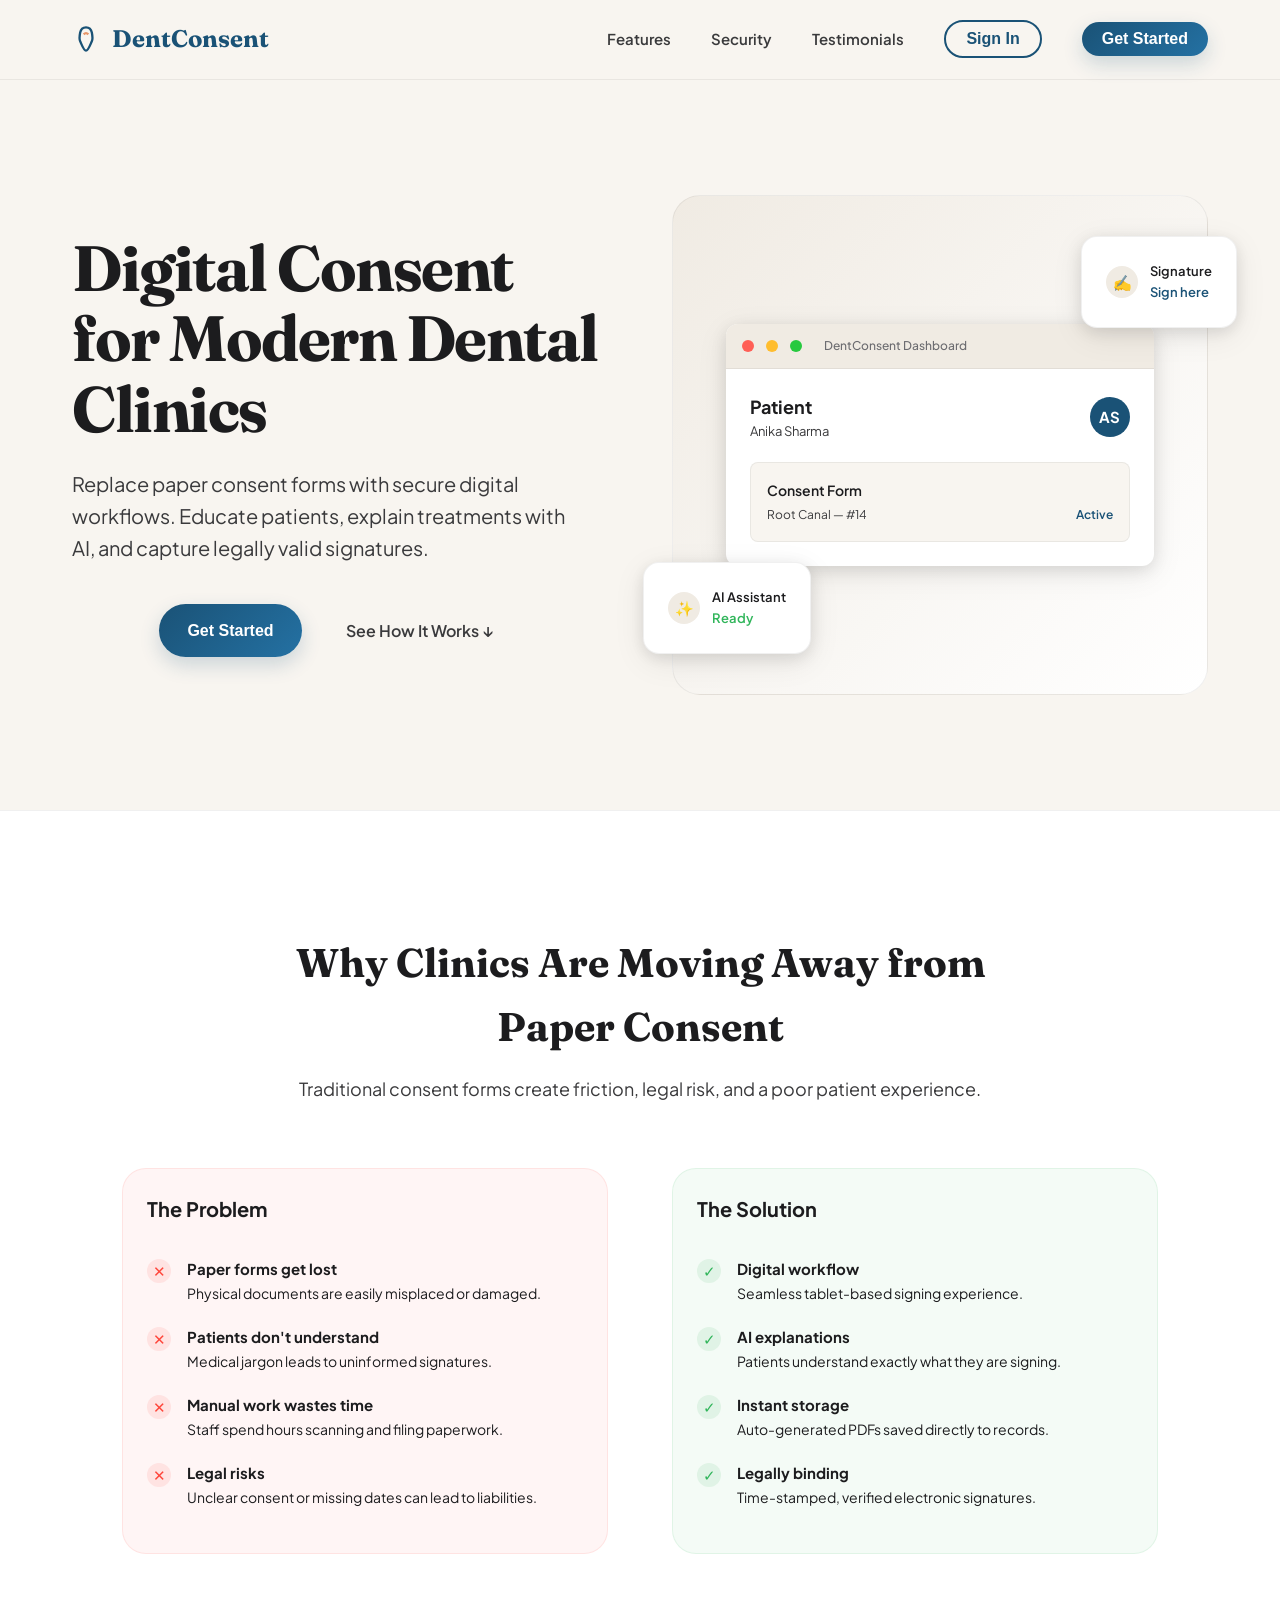
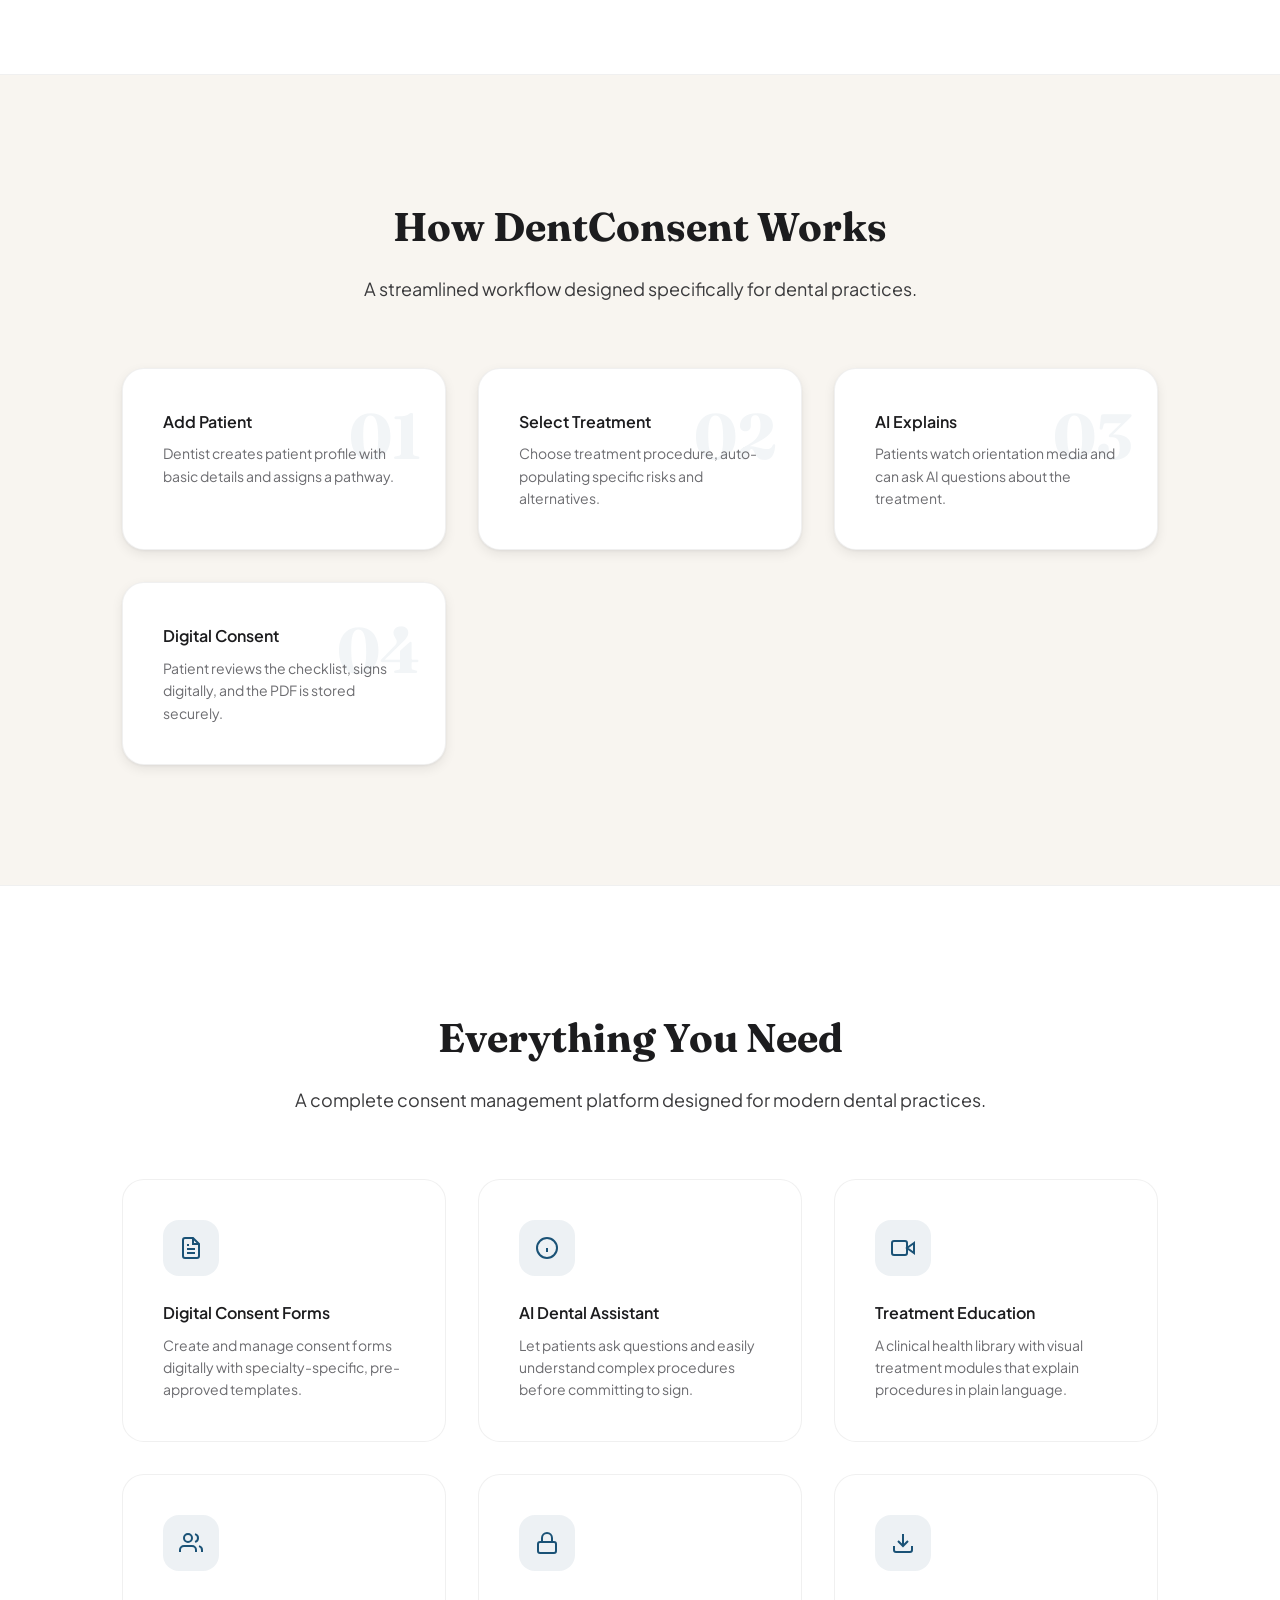
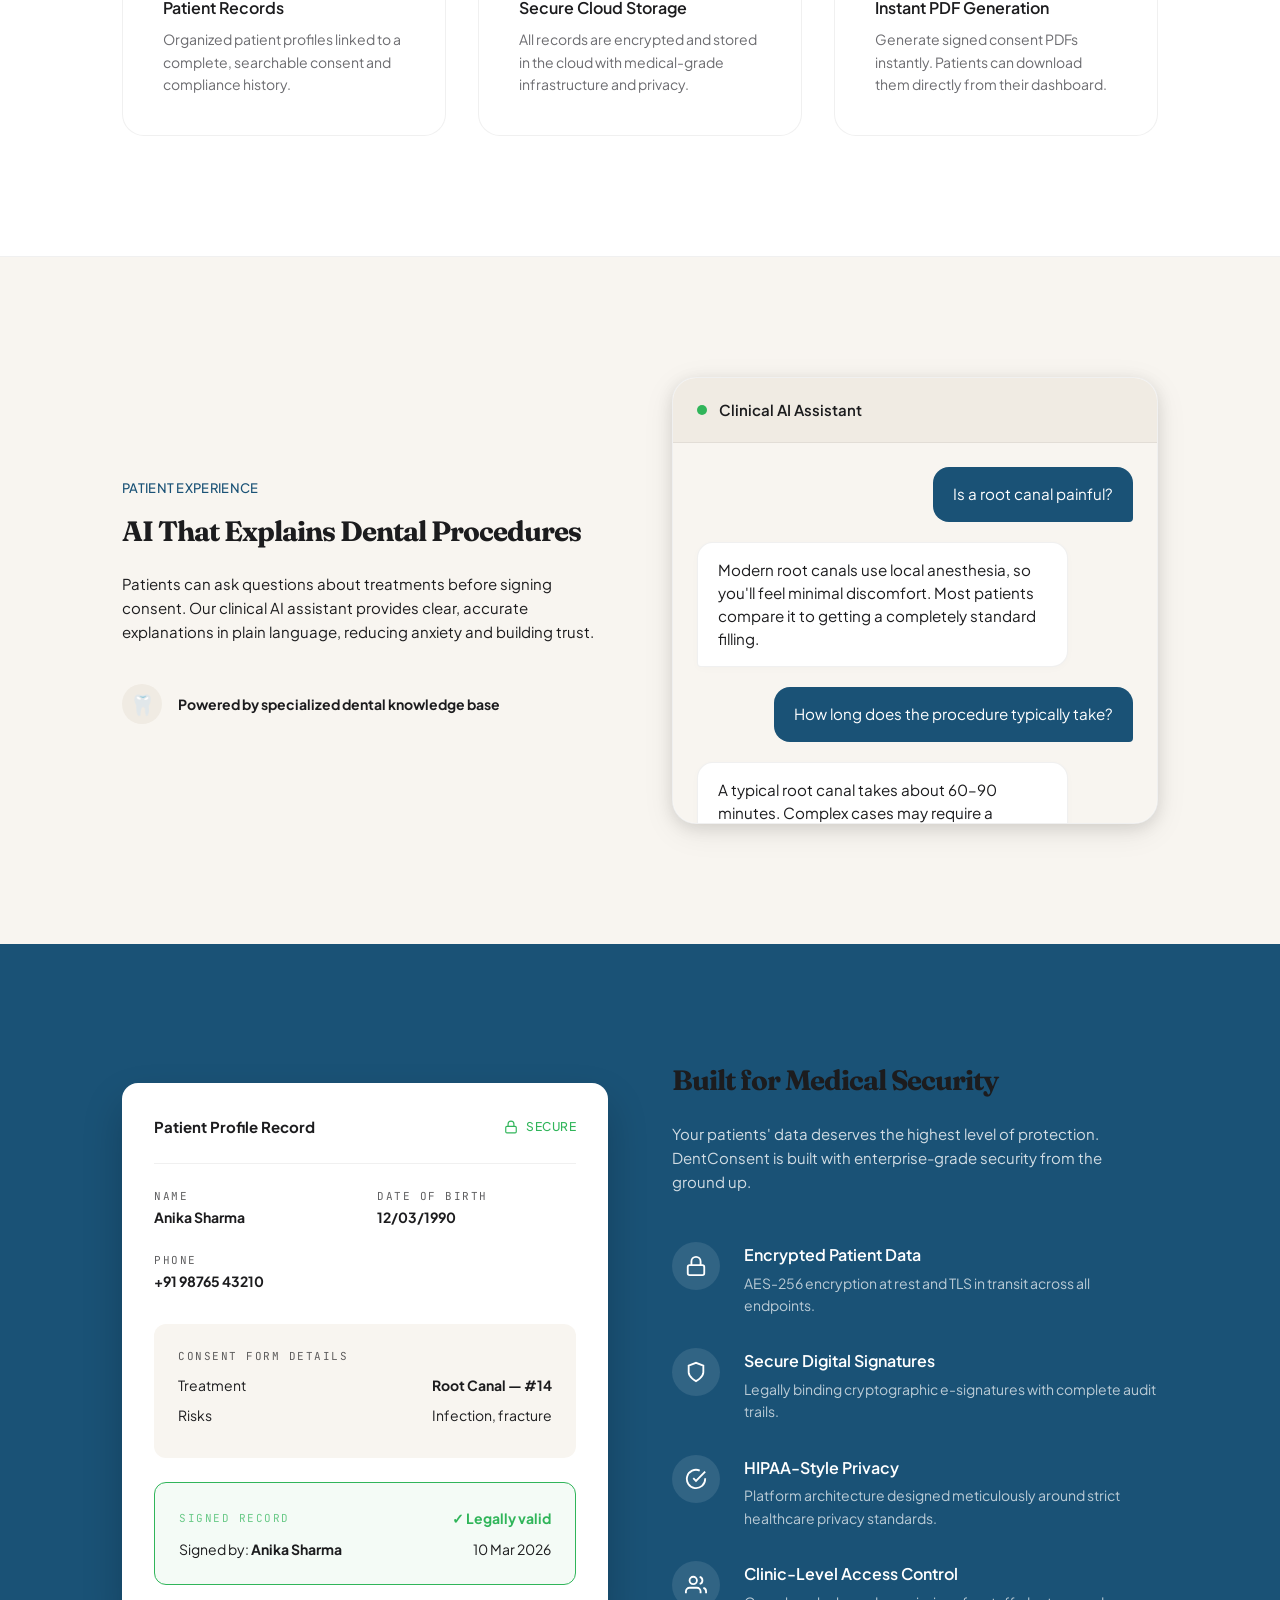
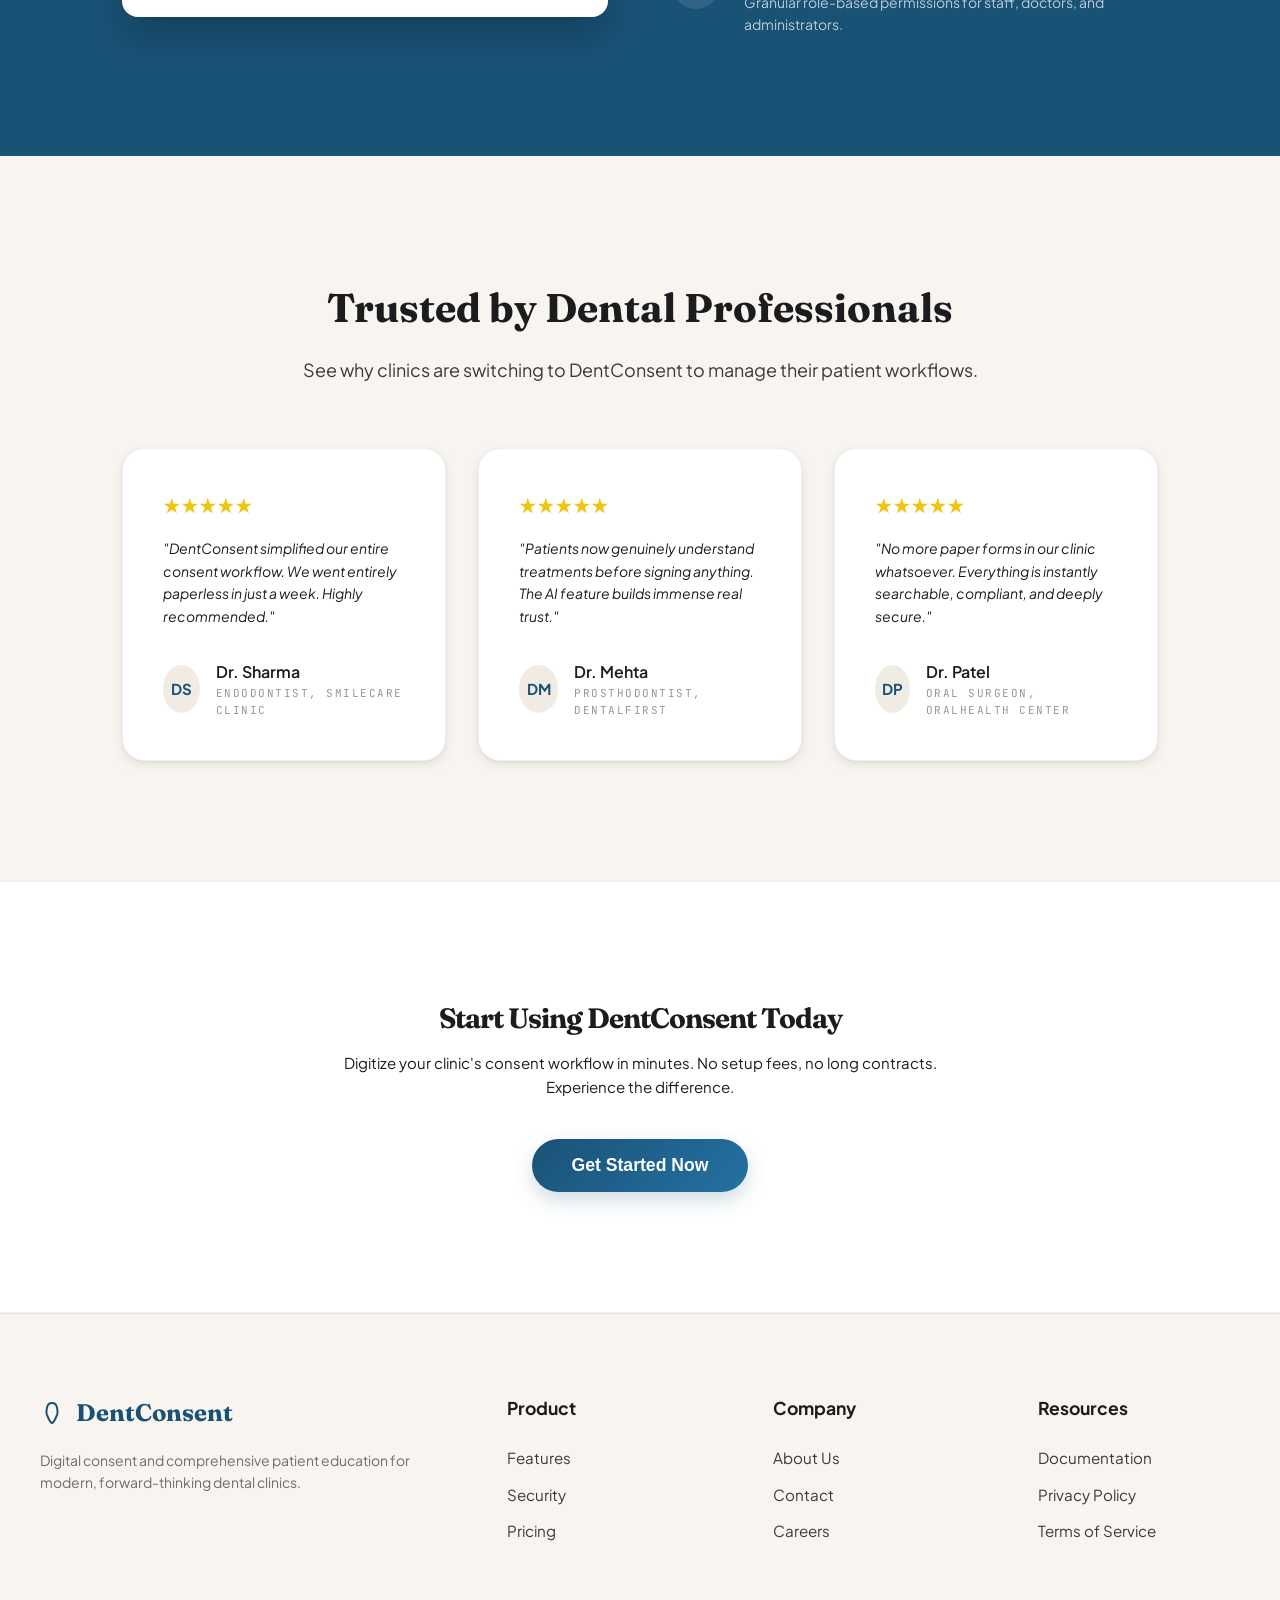
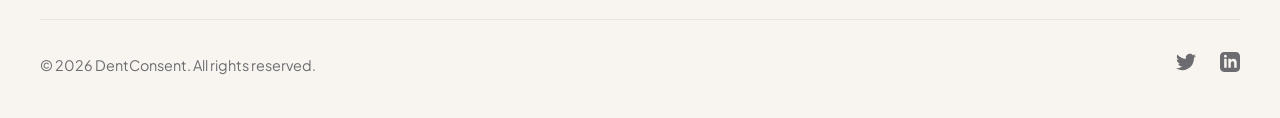
<file: doctor-dashboard.html>
<!DOCTYPE html>
<html lang="en">

<head>
    <meta charset="UTF-8">
    <meta name="viewport" content="width=device-width, initial-scale=1.0">
    <title>DentConsent | Doctor Portal</title>
    <!-- Global CSS -->
    <link rel="stylesheet" href="css/global.css">

    <style>
        .main-portal {
            flex: 1;
            padding: 2.5rem 3.5rem;
            max-width: 1400px;
            width: 100%;
        }

        .tab-pane {
            display: none;
            animation: screenEnter 0.6s var(--spring-ease) forwards;
        }

        .tab-pane.active {
            display: block;
        }

        .status-badge {
            padding: 4px 12px;
            border-radius: var(--radius-full);
            font-size: 11px;
            font-weight: 700;
            text-transform: uppercase;
        }

        .status-pending {
            background: rgba(232, 151, 106, 0.1);
            color: var(--brand-accent);
        }

        .status-completed {
            background: rgba(48, 181, 90, 0.1);
            color: var(--success);
        }

        .patient-row {
            padding: 1.5rem 2rem;
            display: flex;
            justify-content: space-between;
            align-items: center;
            cursor: pointer;
            margin-bottom: 1rem;
            transition: all 0.3s var(--spring-ease);
        }

        .patient-row:hover {
            transform: scale(1.01) translateX(8px);
        }

        .treatment-chips {
            display: flex;
            gap: 0.75rem;
            overflow-x: auto;
            padding-bottom: 1rem;
            margin-bottom: 2rem;
            scrollbar-width: none;
        }

        .treatment-chips::-webkit-scrollbar {
            display: none;
        }

        .page-title,
        .display-m,
        .title-l,
        .title-xl,
        .title-s,
        .body-s {
            color: var(--text-primary);
        }

        .page-title {
            font-family: var(--font-display);
            font-size: 2.4rem;
            font-weight: 700;
            letter-spacing: -1px;
            line-height: 1.1;
        }

        .display-m {
            font-family: var(--font-display);
            font-size: 2rem;
            font-weight: 700;
            letter-spacing: -0.8px;
            line-height: 1.15;
        }

        .title-xl {
            font-family: var(--font-display);
            font-size: 1.9rem;
            font-weight: 700;
            letter-spacing: -0.6px;
            line-height: 1.2;
            color: var(--text-primary);
        }

        .title-l {
            font-family: var(--font-body);
            font-size: 1.35rem;
            font-weight: 700;
            line-height: 1.25;
        }

        .title-s {
            font-family: var(--font-body);
            font-size: 1rem;
            font-weight: 700;
            line-height: 1.4;
        }

        .body-s {
            font-family: var(--font-body);
            font-size: 0.92rem;
            line-height: 1.5;
            color: var(--text-secondary);
        }

        .btn-block {
            width: 100%;
        }

        .text-center {
            text-align: center;
        }

        .py-8 {
            padding-top: 2rem;
            padding-bottom: 2rem;
        }

        .py-12 {
            padding-top: 3rem;
            padding-bottom: 3rem;
        }

        .mb-2 {
            margin-bottom: 0.5rem;
        }

        .mb-6 {
            margin-bottom: 1.5rem;
        }

        .top-bar {
            gap: 1.5rem;
        }

        .top-bar > div {
            display: flex;
            flex-wrap: wrap;
            gap: 1rem;
        }

        .hero-banner {
            background: linear-gradient(135deg, var(--brand-primary) 0%, #133d59 100%);
            padding: 3rem;
            color: white;
            border: none;
            margin-bottom: 3rem;
            position: relative;
            overflow: hidden;
        }

        .hero-banner .label-m,
        .hero-banner .body-l {
            color: rgba(255, 255, 255, 0.86);
        }

        .hero-metrics {
            display: flex;
            align-items: stretch;
            gap: 2rem;
            flex-wrap: wrap;
        }

        .hero-metric {
            min-width: 160px;
        }

        .hero-metric-value {
            color: white;
            margin-bottom: 0.35rem;
        }

        .hero-metric-label {
            color: rgba(255, 255, 255, 0.68);
        }

        .hero-metric-divider {
            width: 1px;
            background: rgba(255, 255, 255, 0.2);
        }

        .dashboard-action-secondary {
            border-color: var(--brand-primary);
            color: var(--brand-primary);
            background: rgba(255, 255, 255, 0.82);
        }

        .dashboard-action-secondary:hover {
            background: rgba(26, 82, 118, 0.08);
        }

        .section-header h2,
        .section-header .title-l {
            color: var(--text-primary);
        }

        #patientSearch,
        #aiInput,
        #patientSearchInput,
        #cat,
        #notes,
        #profFullName,
        #profEmail,
        #oId {
            color: var(--text-primary);
        }

        #patientSearch::placeholder,
        #aiInput::placeholder,
        #patientSearchInput::placeholder,
        #cat::placeholder,
        #notes::placeholder {
            color: var(--text-tertiary);
            opacity: 1;
        }

        #patientSearchResults .title-s,
        #patientSearchResults .label-m {
            color: var(--text-primary);
        }

        .close-btn {
            width: 40px;
            height: 40px;
            border: none;
            border-radius: 50%;
            background: rgba(26, 82, 118, 0.08);
            color: var(--brand-primary);
            font-size: 1.5rem;
            line-height: 1;
            cursor: pointer;
            display: inline-flex;
            align-items: center;
            justify-content: center;
        }

        .close-btn:hover {
            background: rgba(26, 82, 118, 0.14);
        }

        .ai-tab-shell {
            height: calc(100vh - 280px);
        }

        .ai-card {
            height: 100%;
            display: flex;
            flex-direction: column;
            overflow: hidden;
            padding: 0;
        }

        .ai-chat-history {
            flex: 1;
            overflow-y: auto;
            padding: 2.5rem;
            display: flex;
            flex-direction: column;
            gap: 1.5rem;
        }

        .ai-composer {
            padding: 1.5rem 2.5rem;
            background: var(--bg-primary);
            border-top: 1px solid var(--border-subtle);
            display: flex;
            gap: 1rem;
            align-items: center;
        }

        .ai-composer .form-control {
            flex: 1;
            background: white;
        }

        .ai-send-btn {
            min-width: 120px;
            min-height: 56px;
            padding: 0 1.5rem;
            flex-shrink: 0;
            font-weight: 700;
            box-shadow: 0 10px 24px rgba(26, 82, 118, 0.2);
        }

        /* ─── AI Chat Visual Enhancements ─────────────────────────── */
        .ai-chat-header {
            padding: 1.25rem 2rem;
            background: linear-gradient(135deg, var(--brand-primary) 0%, #0D3B66 100%);
            border-radius: var(--radius-xl) var(--radius-xl) 0 0;
            display: flex;
            align-items: center;
            gap: 1rem;
            flex-shrink: 0;
        }

        .ai-chat-header-icon {
            width: 40px;
            height: 40px;
            border-radius: 50%;
            background: rgba(255, 255, 255, 0.15);
            display: flex;
            align-items: center;
            justify-content: center;
            flex-shrink: 0;
        }

        .ai-chat-header-text h3 {
            color: white;
            font-size: 1rem;
            font-weight: 700;
            margin-bottom: 2px;
        }

        .ai-chat-header-text p {
            color: rgba(255, 255, 255, 0.7);
            font-size: 12px;
            font-weight: 400;
            text-transform: none;
            letter-spacing: 0;
        }

        .ai-chat-header-badge {
            margin-left: auto;
            background: rgba(255, 255, 255, 0.15);
            color: white;
            font-size: 11px;
            font-weight: 600;
            padding: 4px 12px;
            border-radius: var(--radius-full);
            letter-spacing: 0.5px;
            white-space: nowrap;
        }

        .ai-msg-user {
            align-self: flex-end;
            padding: 1rem 1.5rem;
            background: var(--brand-primary);
            color: white;
            border-radius: var(--radius-l);
            border-bottom-right-radius: 4px;
            border: none;
            box-shadow: var(--shadow-l1);
            max-width: 82%;
        }

        .ai-msg-ai {
            align-self: flex-start;
            padding: 1rem 1.5rem;
            background: var(--bg-secondary);
            border-radius: var(--radius-l);
            border-bottom-left-radius: 4px;
            box-shadow: none;
            max-width: 82%;
        }

        .ai-send-btn {
            display: inline-flex;
            align-items: center;
            gap: 0.5rem;
        }

        .ai-suggestions {
            display: flex;
            flex-wrap: wrap;
            gap: 0.5rem;
            padding: 0.5rem 2rem 1rem;
            flex-shrink: 0;
        }

        .ai-suggestion-chip {
            padding: 6px 14px;
            border-radius: var(--radius-full);
            border: 1px solid var(--border-regular);
            background: var(--surface-card);
            color: var(--brand-primary);
            font-size: 12px;
            font-weight: 600;
            cursor: pointer;
            transition: all 0.2s;
            white-space: nowrap;
        }

        .ai-suggestion-chip:hover {
            background: var(--brand-primary);
            color: white;
            border-color: var(--brand-primary);
        }

        @media (max-width: 1024px) {
            .main-portal {
                padding: 2rem;
            }

            .top-bar {
                flex-direction: column;
                align-items: flex-start;
            }
        }

        @media (max-width: 768px) {
            .main-portal {
                padding: 1.25rem;
            }

            .page-title {
                font-size: 2rem;
            }

            .hero-banner {
                padding: 2rem;
            }

            .hero-metrics {
                flex-direction: column;
                gap: 1rem;
            }

            .hero-metric-divider {
                width: 100%;
                height: 1px;
            }

            .ai-tab-shell {
                height: calc(100svh - 190px);
                min-height: 380px;
            }

            .ai-chat-history {
                padding: 1rem;
            }

            .ai-composer {
                padding: 0.75rem 1rem;
                flex-direction: row;
                align-items: center;
                gap: 0.5rem;
            }

            .ai-send-btn {
                min-width: 48px;
                min-height: 48px;
                width: auto !important;
                padding: 0 1rem;
            }

            .ai-send-label {
                display: none;
            }

            .ai-suggestions {
                padding: 0.5rem 1rem;
                gap: 0.4rem;
            }

            .ai-suggestion-chip {
                font-size: 11px;
                padding: 5px 12px;
            }

            .ai-chat-header {
                border-radius: var(--radius-l) var(--radius-l) 0 0;
                padding: 1rem 1.25rem;
            }

            .ai-chat-header-badge {
                display: none;
            }
        }

        /* ═══════════════════════════════════════════════════════════════
           MOBILE RESPONSIVE OVERRIDES — doctor dashboard
           ═══════════════════════════════════════════════════════════════ */

        #mobileTabBar {
            display: none;
        }

        @media (max-width: 768px) {

            /* ── Sidebar ────────────────────────────────────────────── */
            .sidebar {
                display: none !important;
            }

            /* ── Mobile Bottom Tab Bar ──────────────────────────────── */
            #mobileTabBar {
                display: flex;
                position: fixed;
                bottom: 0;
                left: 0;
                right: 0;
                background: var(--surface-card);
                border-top: 1px solid var(--border-subtle);
                box-shadow: 0 -2px 16px rgba(0, 0, 0, 0.08);
                z-index: 1000;
                height: 56px;
            }

            .mob-tab-item {
                flex: 1;
                display: flex;
                flex-direction: column;
                align-items: center;
                justify-content: center;
                gap: 3px;
                cursor: pointer;
                color: var(--text-tertiary);
                font-size: 10px;
                font-weight: 600;
                padding: 6px 0;
                transition: color 0.2s;
                min-height: 44px;
                border: none;
                background: transparent !important;
                box-shadow: none !important;
                border-radius: 0 !important;
                margin: 0 !important;
                text-transform: none;
                letter-spacing: 0;
            }

            .mob-tab-item.active {
                color: var(--brand-primary) !important;
                background: transparent !important;
                box-shadow: none !important;
            }

            .mob-tab-item svg {
                width: 20px;
                height: 20px;
            }

            /* ── Main Content ───────────────────────────────────────── */
            .main-portal {
                padding-bottom: 72px !important;
            }

            /* ── Top Bar ────────────────────────────────────────────── */
            .top-bar {
                margin-bottom: 1.5rem;
            }

            .top-bar > div {
                flex-direction: column !important;
                width: 100%;
                gap: 0.5rem !important;
            }

            .dashboard-action-secondary {
                display: none !important;
            }

            .top-bar .btn-primary {
                width: 100%;
                justify-content: center;
            }

            /* ── Hero Banner ────────────────────────────────────────── */
            .display-xl {
                font-size: 1.5rem !important;
                letter-spacing: -0.5px;
            }

            .hero-metric-divider {
                width: 100% !important;
                height: 1px !important;
            }

            /* ── Recent Activity Rows ───────────────────────────────── */
            #recentActivity .glass-card {
                flex-direction: column !important;
                align-items: flex-start !important;
                gap: 0.75rem;
            }

            #recentActivity .glass-card > div:last-child {
                align-self: flex-start !important;
                text-align: left !important;
            }

            /* ── Patient Grid Cards ─────────────────────────────────── */
            #patientGrid .glass-card {
                flex-direction: column !important;
                align-items: flex-start !important;
                gap: 0.75rem !important;
            }

            #patientGrid .glass-card > div:last-child {
                align-self: flex-start !important;
                text-align: left !important;
                flex-direction: row !important;
                flex-wrap: wrap;
            }

            /* ── Treatment Filter Chips ─────────────────────────────── */
            .treatment-chips {
                flex-wrap: nowrap;
                overflow-x: auto;
                -webkit-overflow-scrolling: touch;
                gap: 0.5rem;
                padding-bottom: 0.5rem;
                scrollbar-width: none;
            }

            .treatment-chips::-webkit-scrollbar {
                display: none;
            }

            /* ── Profile Tab Grid ───────────────────────────────────── */
            #profile-tab > div:first-child {
                grid-template-columns: 1fr !important;
            }

            /* ── Profile CTA Card ───────────────────────────────────── */
            #profile-tab > .glass-card {
                flex-direction: column !important;
                align-items: flex-start !important;
                gap: 1rem;
            }

            #profile-tab > .glass-card .btn {
                width: 100%;
                justify-content: center;
            }

            /* ── Modals ─────────────────────────────────────────────── */
            #assignModal .modal-content,
            #patientDetailModal .modal-content {
                max-width: 95vw !important;
                width: 95vw !important;
                padding: 1.5rem !important;
                max-height: 85vh;
                overflow-y: auto;
            }

            .close-btn {
                min-width: 44px;
                min-height: 44px;
            }

            /* ── Patient Detail Modal: internal 2-col grid ──────────── */
            #detailContent > div {
                grid-template-columns: 1fr !important;
            }

            /* ── Patient Search Dropdown ────────────────────────────── */
            #patientSearchResults {
                left: 0 !important;
                right: 0 !important;
                max-width: 100% !important;
            }

            /* ── Touch Targets ──────────────────────────────────────── */
            .btn {
                min-height: 44px;
            }
        }
    </style>
</head>

<body>
    <div id="mesh-bg"></div>

    <div class="dashboard-wrapper">
        <aside class="sidebar">
            <a href="#" class="sidebar-brand">
                <svg width="60" height="60" viewBox="0 0 24 24" fill="none" xmlns="http://www.w3.org/2000/svg">
                    <path
                        d="M12 2C9.5 2 7.5 4 7 6.5C6.5 9 6 12 7 14C8 16 10 22 12 22C14 22 16 16 17 14C18 12 17.5 9 17 6.5C16.5 4 14.5 2 12 2Z"
                        stroke="var(--brand-primary)" stroke-width="1.5" stroke-linecap="round"
                        stroke-linejoin="round" />
                    <path d="M10 8C10 8 11 7 12 7C13 7 14 8 14 8" stroke="var(--brand-accent)" stroke-width="1.5"
                        stroke-linecap="round" />
                </svg>
                <span class="display-l" style="font-size: 1.5rem;">DentConsent</span>
            </a>

            <nav class="sidebar-nav">
                <div class="sidebar-link active" onclick="switchTab('home', this)">
                    <svg width="20" height="20" fill="none" stroke="currentColor" viewBox="0 0 24 24">
                        <path stroke-linecap="round" stroke-linejoin="round" stroke-width="2"
                            d="M3 12l2-2m0 0l7-7 7 7M5 10v10a1 1 0 001 1h3m10-11l2 2m-2-2v10a1 1 0 01-1 1h-3m-6 0a1 1 0 001-1v-4a1 1 0 011-1h2a1 1 0 011 1v4a1 1 0 001 1m-6 0h6" />
                    </svg>
                    Dashboard
                </div>
                <div class="sidebar-link" onclick="switchTab('patients', this)">
                    <svg width="20" height="20" fill="none" stroke="currentColor" viewBox="0 0 24 24">
                        <path stroke-linecap="round" stroke-linejoin="round" stroke-width="2"
                            d="M17 20h5v-2a3 3 0 00-5.356-1.857M17 20H7m10 0v-2c0-.656-.126-1.283-.356-1.857M7 20H2v-2a3 3 0 015.356-1.857M7 20v-2c0-.656.126-1.283.356-1.857m0 0a5.002 5.002 0 019.288 0M15 7a3 3 0 11-6 0 3 3 0 016 0zm6 3a2 2 0 11-4 0 2 2 0 014 0zM7 10a2 2 0 11-4 0 2 2 0 014 0z" />
                    </svg>
                    Clinical Queue
                </div>
                <div class="sidebar-link" onclick="switchTab('ai', this)">
                    <svg width="20" height="20" fill="none" stroke="currentColor" viewBox="0 0 24 24">
                        <path stroke-linecap="round" stroke-linejoin="round" stroke-width="2"
                            d="M13 10V3L4 14h7v7l9-11h-7z" />
                    </svg>
                    AI Assistant
                </div>
                <div class="sidebar-link" onclick="switchTab('profile', this)">
                    <svg width="20" height="20" fill="none" stroke="currentColor" viewBox="0 0 24 24">
                        <path stroke-linecap="round" stroke-linejoin="round" stroke-width="2"
                            d="M16 7a4 4 0 11-8 0 4 4 0 018 0zM12 14a7 7 0 00-7 7h14a7 7 0 00-7-7z" />
                    </svg>
                    My Profile
                </div>
            </nav>

            <div style="padding-top: 2rem; border-top: 1px solid var(--border-subtle);">
                <div style="display: flex; align-items: center; gap: 1rem; margin-bottom: 1.5rem;">
                    <div id="sideAvatar" class="avatar"
                        style="width: 44px; height: 44px; border-radius: 50%; font-weight: 700; background: var(--bg-secondary); display: flex; align-items: center; justify-content: center;">
                        ?</div>
                    <div>
                        <div class="title-m" id="sideUserName">Doctor</div>
                        <div class="label-m">Specialist</div>
                    </div>
                </div>
                <button class="btn btn-outline" style="width: 100%; height: 44px; font-size: 13px;"
                    onclick="Auth.logout()">Sign Out</button>
            </div>
        </aside>

        <main class="main-portal">
            <header class="top-bar">
                <h1 id="pageTitle" class="page-title">Dashboard</h1>
                <div style="display: flex; gap: 1rem;">
                    <button class="btn btn-primary" onclick="openAssignModal()">
                        <svg width="18" height="18" fill="none" stroke="currentColor" viewBox="0 0 24 24">
                            <path stroke-linecap="round" stroke-linejoin="round" stroke-width="2"
                                d="M12 6v6m0 0v6m0-6h6m-6 0H6" />
                        </svg>
                        Add New Patient
                    </button>
                    <button class="btn btn-outline dashboard-action-secondary"
                        onclick="switchTab('patients', document.querySelectorAll('.sidebar-link')[1])">
                        View clinical queue
                    </button>
                </div>
            </header>

            <!-- Home Tab -->
            <div id="home-tab" class="tab-pane active">
                <div class="glass-card animate-in hero-banner">
                    <!-- Radial Glow -->
                    <div
                        style="position: absolute; top: -50%; right: -20%; width: 300px; height: 300px; background: radial-gradient(circle, rgba(232, 151, 106, 0.2) 0%, transparent 70%);">
                    </div>

                    <div style="position: relative; z-index: 2;">
                        <h2 class="display-xl" style="color: white; margin-bottom: 0.5rem;" id="heroWelcome">Good
                            Morning, Doctor</h2>
                        <p class="body-l" style="opacity: 0.8; margin-bottom: 2rem;" id="heroSubline">You have <span
                                id="heroPendingCount" class="font-bold">0</span> patients awaiting consent signatures
                            today.</p>

                        <div class="hero-metrics">
                            <div class="hero-metric">
                                <div class="display-l hero-metric-value" id="heroApprovedCount">0</div>
                                <div class="label-m hero-metric-label">Approved Consents</div>
                            </div>
                            <div class="hero-metric-divider"></div>
                            <div class="hero-metric">
                                <div class="display-l hero-metric-value" id="heroPendingMetricCount">0</div>
                                <div class="label-m hero-metric-label">Pending Consents</div>
                            </div>
                        </div>
                    </div>
                </div>

                <div class="section-header animate-in stagger-1"
                    style="margin-bottom: 1.5rem; display: flex; justify-content: space-between; align-items: center;">
                    <h2 class="title-l">Clinical Activity</h2>
                    <a href="#" class="label-m" style="color: var(--brand-primary); text-decoration: none;"
                        onclick="switchTab('patients', document.querySelectorAll('.sidebar-link')[1])">View Queue →</a>
                </div>
                <div id="recentActivity" class="animate-in stagger-2">
                    <!-- Loaded dynamically -->
                </div>
            </div>

            <!-- Patients Tab -->
            <div id="patients-tab" class="tab-pane">
                <div class="treatment-chips animate-in">
                    <div class="glass-card active"
                        style="padding: 10px 24px; border-radius: var(--radius-full); cursor: pointer; white-space: nowrap; border-color: var(--brand-primary);"
                        onclick="filterPatientsByStatus('all')">All Treatments</div>
                    <div class="glass-card"
                        style="padding: 10px 24px; border-radius: var(--radius-full); cursor: pointer; white-space: nowrap;"
                        onclick="filterPatientsByStatus('active')">Pending</div>
                    <div class="glass-card"
                        style="padding: 10px 24px; border-radius: var(--radius-full); cursor: pointer; white-space: nowrap;"
                        onclick="filterPatientsByStatus('signed')">Signed</div>
                    <div class="glass-card"
                        style="padding: 10px 24px; border-radius: var(--radius-full); cursor: pointer; white-space: nowrap;"
                        onclick="filterPatientsByStatus('completed')">Completed</div>
                </div>

                <div class="glass-card animate-in stagger-1"
                    style="margin-bottom: 2rem; padding: 0.5rem 1.5rem; display: flex; align-items: center; gap: 1rem;">
                    <svg width="20" height="20" fill="none" stroke="var(--text-tertiary)" viewBox="0 0 24 24">
                        <path stroke-linecap="round" stroke-linejoin="round" stroke-width="2"
                            d="M21 21l-6-6m2-5a7 7 0 11-14 0 7 7 0 0114 0z" />
                    </svg>
                    <input type="text" id="patientSearch" placeholder="Search patients or procedures..."
                        style="flex: 1; height: 50px; border: none; background: transparent; font-family: var(--font-body); font-size: 15px; outline: none;"
                        onkeyup="filterPatients()">
                </div>

                <div id="patientGrid" class="animate-in stagger-2">
                    <!-- Loaded dynamically -->
                </div>
            </div>

            <!-- AI Assistant Tab -->
            <div id="ai-tab" class="tab-pane ai-tab-shell">
                <div class="glass-card ai-card">
                    <div class="ai-chat-header">
                        <div class="ai-chat-header-icon">
                            <svg width="20" height="20" fill="none" stroke="white" viewBox="0 0 24 24">
                                <path stroke-linecap="round" stroke-linejoin="round" stroke-width="2" d="M13 10V3L4 14h7v7l9-11h-7z" />
                            </svg>
                        </div>
                        <div class="ai-chat-header-text">
                            <h3>Clinical AI Assistant</h3>
                            <p>Powered by DentConsent AI</p>
                        </div>
                        <span class="ai-chat-header-badge">BETA</span>
                    </div>
                    <div id="aiChatHistory" class="ai-chat-history">
                        <div class="glass-card ai-msg-ai animate-in">
                            <p class="body-m">Hello Dr. <span class="dr-name">Specialist</span>. How may I assist your clinical workflow today?</p>
                        </div>
                    </div>
                    <div class="ai-suggestions" id="aiSuggestions">
                        <button class="ai-suggestion-chip" onclick="useAISuggestion('What are the protocols for implant aftercare?')">Implant aftercare</button>
                        <button class="ai-suggestion-chip" onclick="useAISuggestion('Summarize pending consent forms')">Pending consents</button>
                        <button class="ai-suggestion-chip" onclick="useAISuggestion('What anesthesia options are available for extraction?')">Anesthesia options</button>
                        <button class="ai-suggestion-chip" onclick="useAISuggestion('Risk factors for root canal treatment')">Root canal risks</button>
                    </div>
                    <div class="ai-composer">
                        <input type="text" id="aiInput" class="form-control"
                            placeholder="Ask about protocols or records..."
                            onkeypress="if(event.key==='Enter') sendDoctorAI()">
                        <button class="btn btn-primary ai-send-btn" onclick="sendDoctorAI()" aria-label="Send">
                            <svg width="18" height="18" fill="none" stroke="currentColor" viewBox="0 0 24 24">
                                <path stroke-linecap="round" stroke-linejoin="round" stroke-width="2" d="M12 19l9 2-9-18-9 18 9-2zm0 0v-8" />
                            </svg>
                            <span class="ai-send-label">Send</span>
                        </button>
                    </div>
                </div>
            </div>

            <!-- Profile Tab -->
            <div id="profile-tab" class="tab-pane">
                <div style="display: grid; grid-template-columns: 320px 1fr; gap: 2rem;">
                    <div class="glass-card animate-in" style="padding: 3rem 2rem; text-align: center;">
                        <div id="profileAvatarBig" class="avatar"
                            style="width: 180px; height: 180px; border-radius: 50%; margin: 0 auto 2.5rem; display: flex; align-items: center; justify-content: center; font-size: 4rem; font-weight: 700; background: var(--bg-secondary); border: 6px solid white; box-shadow: var(--shadow-l2);">
                            ?</div>
                        <h2 id="profileName" class="display-m">Doctor Name</h2>
                        <p class="label-l" style="margin-bottom: 2rem;">Dental Specialist</p>
                        <button class="btn btn-outline" style="width: 100%;"
                            onclick="document.getElementById('profileUpload').click()">Update Portrait</button>
                        <input type="file" id="profileUpload" style="display: none;" accept="image/*"
                            onchange="uploadProfilePhoto(this.files[0])">
                    </div>
                    <div class="glass-card animate-in stagger-1" style="padding: 3rem;">
                        <h3 class="title-l" style="margin-bottom: 2rem;">Clinical Credentials</h3>
                        <div class="form-group">
                            <label class="form-label">Full Name</label>
                            <input type="text" id="profFullName" class="form-control" readonly>
                        </div>
                        <div class="form-group">
                            <label class="form-label">Email Address</label>
                            <input type="email" id="profEmail" class="form-control" readonly>
                        </div>
                        <div class="form-group">
                            <label class="form-label">Specialization</label>
                            <input type="text" value="Dental Aesthetic &amp; Implantology" class="form-control" readonly>
                        </div>
                    </div>
                </div>

                <!-- Custom Treatment CTA -->
                <div class="glass-card animate-in stagger-2" style="padding: 2.5rem; margin-top: 2rem; display: flex; align-items: center; justify-content: space-between; gap: 2rem; border-left: 4px solid var(--brand-primary);">
                    <div>
                        <div style="display: flex; align-items: center; gap: 0.75rem; margin-bottom: 0.5rem;">
                            <svg width="24" height="24" fill="none" stroke="currentColor" viewBox="0 0 24 24"><path stroke-linecap="round" stroke-linejoin="round" stroke-width="2" d="M9 13h6m-3-3v6m5 5H7a2 2 0 01-2-2V5a2 2 0 012-2h5.586a1 1 0 01.707.293l5.414 5.414a1 1 0 01.293.707V19a2 2 0 01-2 2z" /></svg>
                            <h3 class="title-l">Custom Treatment Protocol</h3>
                        </div>
                        <p class="body-m text-secondary">Build a fully custom procedure with steps, quizzes, risks, and alternatives — available for all your patients.</p>
                    </div>
                    <a href="create-treatment.html" class="btn btn-primary" style="white-space: nowrap; flex-shrink: 0; gap: 0.5rem;">
                        <svg width="18" height="18" fill="none" stroke="currentColor" viewBox="0 0 24 24"><path stroke-linecap="round" stroke-linejoin="round" stroke-width="2" d="M12 6v6m0 0v6m0-6h6m-6 0H6" /></svg>
                        Create Treatment
                    </a>
                </div>
            </div>

            <div id="loading" class="animate-in" style="padding: 6rem; text-align: center;">
                <div class="shimmer"
                    style="width: 200px; height: 14px; margin: 0 auto 1rem; border-radius: var(--radius-full);"></div>
                <p class="body-m text-muted">Retrieving records...</p>
            </div>
        </main>

        <!-- Modal: Assign Treatment -->
        <div class="modal-overlay" id="assignModal">
            <div class="glass-card modal-content" style="max-width: 600px; padding: 3rem;">
                <div class="modal-header">
                    <h2 class="title-xl">New clinical Case</h2>
                    <button class="close-btn" onclick="closeModal('assignModal')">&times;</button>
                </div>
                <form id="assignForm">
                    <div class="form-group" style="position: relative;">
                        <label class="form-label">Patient Search</label>
                        <input type="text" id="patientSearchInput" class="form-control"
                            placeholder="Search by name or email..." autocomplete="off"
                            oninput="debounceSearchPatients(this.value)">
                        <input type="hidden" id="pId" required>
                        <div id="patientSearchResults" class="glass-card"
                            style="position: absolute; top: calc(100% + 8px); left: 0; right: 0; z-index: 100; display: none; max-height: 250px; overflow-y: auto; padding: 0.5rem;">
                            <!-- Search results here -->
                        </div>
                    </div>

                    <div class="form-group">
                        <label class="form-label">Procedure Type</label>
                        <select id="oId" class="form-control" required
                            style="appearance: none; background-image: url('data:image/svg+xml;charset=US-ASCII,%3Csvg%20width%3D%2212%22%20height%3D%2212%22%20viewBox%3D%220%200%2012%2012%22%20fill%3D%22none%22%20xmlns%3D%22http%3A//www.w3.org/2000/svg%22%3E%3Cpath%20d%3D%22M2%204L6%208L10%204%22%20stroke%3D%22%2394A3B8%22%20stroke-width%3D%222%22%20stroke-linecap%3D%22round%22%20stroke-linejoin%3D%22round%22/%3E%3C/svg%3E'); background-repeat: no-repeat; background-position: right 20px center;">
                            <option value="">Select a procedure...</option>
                        </select>
                    </div>

                    <div class="form-group">
                        <label class="form-label">Practitioner's Notes</label>
                        <textarea id="notes" class="form-control" rows="3"
                            placeholder="Additional clinical observations..."></textarea>
                    </div>

                    <div style="display: flex; justify-content: flex-end; gap: 1rem; margin-top: 2rem;">
                        <button type="button" class="btn btn-outline" style="min-width: 120px;"
                            onclick="closeModal('assignModal')">Dismiss</button>
                        <button type="submit" class="btn btn-primary" id="assignSubmit" style="min-width: 160px;">Assign
                            Case</button>
                    </div>
                </form>
            </div>
        </div>

        <!-- Modal: Patient Detail -->
        <div class="modal-overlay" id="patientDetailModal">
            <div class="glass-card modal-content" style="max-width: 800px; padding: 3rem;">
                <div class="modal-header">
                    <h2 class="title-xl">Clinical File</h2>
                    <button class="close-btn" onclick="closeModal('patientDetailModal')">&times;</button>
                </div>
                <div id="detailContent">
                    <!-- Rendered dynamically -->
                </div>
            </div>
        </div>

    </div>

    <!-- Mobile Bottom Tab Bar -->
    <div id="mobileTabBar">
        <div class="sidebar-link mob-tab-item active" onclick="switchTab('home', this)">
            <svg width="22" height="22" fill="none" stroke="currentColor" viewBox="0 0 24 24">
                <path stroke-linecap="round" stroke-linejoin="round" stroke-width="2" d="M3 12l2-2m0 0l7-7 7 7M5 10v10a1 1 0 001 1h3m10-11l2 2m-2-2v10a1 1 0 01-1 1h-3m-6 0a1 1 0 001-1v-4a1 1 0 011-1h2a1 1 0 011 1v4a1 1 0 001 1m-6 0h6" />
            </svg>
            <span>Dashboard</span>
        </div>
        <div class="sidebar-link mob-tab-item" onclick="switchTab('patients', this)">
            <svg width="22" height="22" fill="none" stroke="currentColor" viewBox="0 0 24 24">
                <path stroke-linecap="round" stroke-linejoin="round" stroke-width="2" d="M17 20h5v-2a3 3 0 00-5.356-1.857M17 20H7m10 0v-2c0-.656-.126-1.283-.356-1.857M7 20H2v-2a3 3 0 015.356-1.857M7 20v-2c0-.656.126-1.283.356-1.857m0 0a5.002 5.002 0 019.288 0M15 7a3 3 0 11-6 0 3 3 0 016 0zm6 3a2 2 0 11-4 0 2 2 0 014 0zM7 10a2 2 0 11-4 0 2 2 0 014 0z" />
            </svg>
            <span>Patients</span>
        </div>
        <div class="sidebar-link mob-tab-item" onclick="switchTab('ai', this)">
            <svg width="22" height="22" fill="none" stroke="currentColor" viewBox="0 0 24 24">
                <path stroke-linecap="round" stroke-linejoin="round" stroke-width="2" d="M13 10V3L4 14h7v7l9-11h-7z" />
            </svg>
            <span>AI</span>
        </div>
        <div class="sidebar-link mob-tab-item" onclick="switchTab('profile', this)">
            <svg width="22" height="22" fill="none" stroke="currentColor" viewBox="0 0 24 24">
                <path stroke-linecap="round" stroke-linejoin="round" stroke-width="2" d="M16 7a4 4 0 11-8 0 4 4 0 018 0zM12 14a7 7 0 00-7 7h14a7 7 0 00-7-7z" />
            </svg>
            <span>Profile</span>
        </div>
    </div>

    <script src="js/auth.js"></script>
    <script src="js/toast.js"></script>
    <script>
        const currentUser = Auth.requireAuth('doctor');
        let allTreatments = [];
        let doctorConsentReports = [];
        let searchTimeout = null;
        let patientSearchController = null;
        let patientSearchNonce = 0;
        let currentStatusFilter = 'all';

        if (currentUser) {
            initPortal();
        }

        function initPortal() {
            const name = currentUser.full_name || currentUser.email.split('@')[0];
            document.querySelectorAll('.dr-name').forEach(el => el.textContent = name);
            document.getElementById('sideUserName').textContent = `Dr. ${name}`;
            document.getElementById('profileName').textContent = `Dr. ${name}`;
            document.getElementById('profFullName').value = currentUser.full_name || '';
            document.getElementById('profEmail').value = currentUser.email;

            // Date in Header
            const options = { weekday: 'long', year: 'numeric', month: 'long', day: 'numeric' };
            const currentDateEl = document.getElementById('currentDate');
            if (currentDateEl) {
                currentDateEl.textContent = new Date().toLocaleDateString('en-US', options);
            }
            document.getElementById('heroWelcome').textContent = `Good Morning, Dr. ${name.split(' ')[0]}`;

            // Avatars
            renderProfileAvatars();

            loadDoctorData();
        }

        function renderProfileAvatars() {
            const name = currentUser.full_name || currentUser.email.split('@')[0];
            const avatarPath = currentUser.profile_image ? Auth.getFullUrl(currentUser.profile_image) : null;

            ['sideAvatar', 'profileAvatarBig'].forEach(id => {
                const el = document.getElementById(id);
                if (!el) return;

                if (avatarPath) {
                    el.innerHTML = `<img src="${avatarPath}" alt="Doctor profile" style="width:100%;height:100%;object-fit:cover;border-radius:50%" onerror="this.parentElement.textContent='${name.charAt(0).toUpperCase()}'">`;
                } else {
                    el.textContent = name.charAt(0).toUpperCase();
                }
            });
        }

        function hasSignedConsentReport(treatment) {
            const status = (treatment.status || '').toString().toLowerCase();
            return !!treatment.consent_pdf_url || status === 'completed' || status === 'consent_signed' || status === 'signed';
        }

        function extractDoctorTreatments(payload) {
            if (Array.isArray(payload)) {
                return payload;
            }

            if (Array.isArray(payload?.treatments)) {
                return payload.treatments;
            }

            if (Array.isArray(payload?.records)) {
                return payload.records;
            }

            if (Array.isArray(payload?.data)) {
                return payload.data;
            }

            return [];
        }

        async function loadDoctorData() {
            const loadingEl = document.getElementById('loading');
            loadingEl.style.display = 'block';
            console.log('Retrieving doctor records...');

            const res = await Auth.apiCall(`get_treatments?user_id=${currentUser.id}&role=doctor`);
            loadingEl.style.display = 'none';

            const treatments = extractDoctorTreatments(res.data);

            if (res.success) {
                allTreatments = treatments;
                doctorConsentReports = treatments.filter(hasSignedConsentReport);
                updateStats();
                renderHome();
                renderPatients();
                console.log('Doctor consent reports:', doctorConsentReports);
                console.log('Doctor records synced successfully.');
            } else {
                console.warn('Doctor records sync failed.', res.error || res);
            }
        }

        function updateStats() {
            const pending = allTreatments.filter(t => !hasSignedConsentReport(t) && t.status !== 'canceled').length;
            const approvedCount = doctorConsentReports.length;

            document.getElementById('heroPendingCount').textContent = pending;
            document.getElementById('heroPendingMetricCount').textContent = pending;
            document.getElementById('heroApprovedCount').textContent = approvedCount;
        }

        function switchTab(tabId, el) {
            closeModal();
            document.querySelectorAll('.tab-pane').forEach(p => p.classList.remove('active'));
            document.querySelectorAll('.sidebar-link').forEach(l => l.classList.remove('active'));

            document.getElementById(`${tabId}-tab`).classList.add('active');
            if (el) el.classList.add('active');

            const titles = { home: 'Dashboard', patients: 'Clinical Queue', ai: 'Clinical AI Assistant', profile: 'Doctor Profile' };
            document.getElementById('pageTitle').textContent = titles[tabId];
        }

        function renderHome() {
            const recent = allTreatments.slice(0, 5);
            const container = document.getElementById('recentActivity');
            container.innerHTML = recent.map((t, index) => `
                <div class="glass-card hover-lift animate-in" style="padding: 1.5rem 2rem; display: flex; justify-content: space-between; align-items: center; cursor:pointer; margin-bottom: 1rem; animation-delay: ${index * 0.1}s;" onclick="viewPatientDetails(${t.id})">
                    <div style="display: flex; align-items: center; gap: 1.5rem;">
                        <div class="avatar" style="width: 48px; height: 48px; background: var(--bg-secondary); color: var(--brand-primary); font-weight: 700; display: flex; align-items: center; justify-content: center; border-radius: 50%;">
                            ${t.patient_name ? t.patient_name.charAt(0) : 'P'}
                        </div>
                        <div>
                            <div class="title-m">${t.patient_name || 'Patient ' + t.patient_id}</div>
                            <div class="body-s text-muted">${t.category}</div>
                        </div>
                    </div>
                    <div style="display: flex; align-items: center; gap: 1.5rem;">
                        <span class="status-badge ${hasSignedConsentReport(t) ? 'status-completed' : 'status-pending'}">${hasSignedConsentReport(t) ? 'Signed' : 'Awaiting'}</span>
                        <svg width="20" height="20" fill="none" stroke="var(--text-tertiary)" viewBox="0 0 24 24">
                            <path stroke-linecap="round" stroke-linejoin="round" stroke-width="2" d="M9 5l7 7-7 7" />
                        </svg>
                    </div>
                </div>
            `).join('') || '<p class="text-center text-muted py-8">No recent activity detected.</p>';
        }

        function renderPatients(filtered = null) {
            const list = filtered || allTreatments;
            const container = document.getElementById('patientGrid');
            container.innerHTML = list.map((t, index) => `
                <div class="glass-card hover-lift animate-in" style="padding: 1.5rem 2rem; display: flex; justify-content: space-between; align-items: center; cursor:pointer; margin-bottom: 1.25rem; animation-delay: ${index * 0.05}s;" onclick="viewPatientDetails(${t.id})">
                    <div style="display: flex; gap: 1.5rem; align-items: center;">
                        <div class="avatar" style="width: 56px; height: 56px; border-radius: 50%; overflow: hidden; background: var(--bg-secondary); display: flex; align-items: center; justify-content: center; font-weight: 700; font-size: 1.25rem;">
                            ${t.patient_image ? `<img src="${Auth.getFullUrl(t.patient_image)}" style="width:100%;height:100%;object-fit:cover;">` : (t.patient_name ? t.patient_name.charAt(0) : 'P')}
                        </div>
                        <div>
                            <h3 class="title-m">${t.patient_name || 'Patient ' + t.patient_id}</h3>
                            <p class="body-s text-muted">${t.category} • #${t.id}</p>
                        </div>
                    </div>
                    <div style="text-align: right; display: flex; flex-direction: column; align-items: flex-end; gap: 0.75rem;">
                        <span class="status-badge ${hasSignedConsentReport(t) ? 'status-completed' : 'status-pending'}">${hasSignedConsentReport(t) ? 'Signed' : t.status.toUpperCase()}</span>
                        <div style="display: flex; gap: 0.5rem; align-items: center;">
                            <p class="label-m">${t.created_at.split(' ')[0]}</p>
                            <a href="messages.html?with=${t.patient_id}" class="btn btn-outline" style="padding: 0.35rem 0.85rem; font-size: 12px; gap: 0.3rem;" onclick="event.stopPropagation()">
                                <svg width="14" height="14" fill="none" stroke="currentColor" viewBox="0 0 24 24"><path stroke-linecap="round" stroke-linejoin="round" stroke-width="2" d="M8 10h.01M12 10h.01M16 10h.01M9 16H5a2 2 0 01-2-2V6a2 2 0 012-2h14a2 2 0 012 2v8a2 2 0 01-2 2h-5l-5 5v-5z"/></svg>
                                Message
                            </a>
                        </div>
                    </div>
                </div>
            `).join('') || '<p class="text-center text-muted py-12">No clinical records found.</p>';
        }

        function filterPatients() {
            const query = document.getElementById('patientSearch').value.toLowerCase();
            const filtered = allTreatments.filter(t => {
                const matchesQuery = (t.patient_name || '').toLowerCase().includes(query) || t.category.toLowerCase().includes(query);
                const matchesStatus = currentStatusFilter === 'all' ||
                    (currentStatusFilter === 'signed' ? hasSignedConsentReport(t) :
                        currentStatusFilter === 'active' ? (!hasSignedConsentReport(t) && t.status !== 'canceled') :
                            t.status === currentStatusFilter);
                return matchesQuery && matchesStatus;
            });
            renderPatients(filtered);
        }

        function filterPatientsByStatus(status) {
            currentStatusFilter = status;

            // Update chip UI
            const chips = document.querySelectorAll('.treatment-chips .glass-card');
            chips.forEach(c => {
                const text = c.innerText.toLowerCase();
                if (text.includes(status) || (status === 'all' && text.includes('all'))) {
                    c.style.borderColor = 'var(--brand-primary)';
                    c.classList.add('active');
                } else {
                    c.style.borderColor = 'var(--border-subtle)';
                    c.classList.remove('active');
                }
            });

            filterPatients();
        }

        function viewPatientDetails(id) {
            const t = allTreatments.find(item => item.id === id);
            if (!t) return;

            const container = document.getElementById('detailContent');
            container.innerHTML = `
                <div style="display: grid; grid-template-columns: 240px 1fr; gap: 3rem;">
                    <div>
                        <div class="avatar" style="width: 140px; height: 140px; border-radius: 50%; margin-bottom: 2rem; overflow: hidden; background: var(--bg-secondary); box-shadow: var(--shadow-l2);">
                            ${t.patient_image ? `<img src="${Auth.getFullUrl(t.patient_image)}" style="width:100%;height:100%;object-fit:cover;">` : (t.patient_name ? t.patient_name.charAt(0) : 'P')}
                        </div>
                        <h4 class="title-m">${t.patient_name}</h4>
                        <p class="label-l text-muted mb-6">Patient ID: ${t.patient_id}</p>
                        
                        <div style="display: flex; flex-direction: column; gap: 0.75rem;">
                            ${hasSignedConsentReport(t) && t.consent_pdf_url ? `<button class="btn btn-outline btn-block" onclick="window.open('${Auth.getFullUrl(t.consent_pdf_url)}')">Signed Consent</button>` : ''}
                            ${hasSignedConsentReport(t)
                                ? '<button class="btn btn-outline btn-block" style="border-color: var(--border-subtle); color: var(--text-tertiary); cursor: not-allowed;" disabled>Signed records cannot be deleted</button>'
                                : `<button class="btn btn-outline btn-block" style="border-color: var(--error); color: var(--error);" onclick="deleteTreatment(${t.id})">Delete Treatment</button>`}
                        </div>
                    </div>
                    <div>
                        <div class="glass-card" style="padding: 2rem; background: var(--bg-secondary); border: none;">
                            <h4 class="title-s mb-2">Procedure Plan</h4>
                            <p class="body-m mb-6">${t.category}</p>
                            
                            <h4 class="title-s mb-2">Clinical Observations</h4>
                            <p class="body-m mb-6">${t.clinical_notes || 'No archived notes for this case.'}</p>
                            
                            <h4 class="title-s mb-2">Current Status</h4>
                            <span class="status-badge ${hasSignedConsentReport(t) ? 'status-completed' : 'status-pending'}">${hasSignedConsentReport(t) ? 'SIGNED' : t.status.toUpperCase()}</span>
                        </div>
                    </div>
                </div>
            `;
            openModal('patientDetailModal');
        }

        async function deleteTreatment(treatmentId) {
            if (!treatmentId) return;

            const treatment = allTreatments.find(item => item.id === treatmentId);
            if (treatment && hasSignedConsentReport(treatment)) {
                showToast('Signed treatments cannot be deleted.', 'warning');
                return;
            }

            const approved = window.confirm('Delete this treatment record? This action cannot be undone.');
            if (!approved) return;

            const res = await Auth.apiCall('delete_treatment', {
                method: 'POST',
                headers: { 'Content-Type': 'application/json' },
                body: JSON.stringify({ treatment_id: treatmentId })
            });

            if (res.success) {
                closeModal('patientDetailModal');
                showToast('Treatment deleted successfully.', 'success');
                await loadDoctorData();
            } else {
                showToast(res.error || 'Failed to delete treatment.', 'error');
            }
        }

        async function sendDoctorAI() {
            const input = document.getElementById('aiInput');
            const text = input.value.trim();
            if (!text) return;

            const suggestions = document.getElementById('aiSuggestions');
            if (suggestions) suggestions.style.display = 'none';

            const history = document.getElementById('aiChatHistory');
            history.innerHTML += `
                <div class="glass-card ai-msg-user animate-in">
                    <p class="body-m">${text}</p>
                </div>
            `;
            input.value = '';
            history.scrollTop = history.scrollHeight;

            const res = await Auth.apiCall('generate_ai_response', {
                method: 'POST',
                headers: { 'Content-Type': 'application/json' },
                body: JSON.stringify({ message: text, history: [] })
            });

            if (res.success) {
                history.innerHTML += `
                    <div class="glass-card ai-msg-ai animate-in">
                        <p class="body-m">${res.data.response}</p>
                    </div>

                        function useAISuggestion(text) {
                            document.getElementById('aiInput').value = text;
                            sendDoctorAI();
                        }
                `;
                history.scrollTop = history.scrollHeight;
            }
        }

        function debounceSearchPatients(query) {
            clearTimeout(searchTimeout);
            const normalizedQuery = (query || '').trim();

            if (normalizedQuery.length < 2) {
                if (patientSearchController) {
                    patientSearchController.abort();
                    patientSearchController = null;
                }
                document.getElementById('patientSearchResults').style.display = 'none';
                return;
            }

            searchTimeout = setTimeout(() => searchPatients(normalizedQuery), 350);
        }

        async function searchPatients(query) {
            if (patientSearchController) {
                patientSearchController.abort();
            }

            patientSearchController = new AbortController();
            const currentNonce = ++patientSearchNonce;

            const res = await Auth.apiCall(`get_patients?q=${encodeURIComponent(query)}`, {
                signal: patientSearchController.signal
            });

            // Ignore stale responses when user keeps typing.
            if (currentNonce !== patientSearchNonce) {
                return;
            }

            const results = document.getElementById('patientSearchResults');
            const patients = Array.isArray(res.data)
                ? res.data
                : Array.isArray(res.data?.patients)
                    ? res.data.patients
                    : [];

            if (res.success && patients.length > 0) {
                results.innerHTML = patients.map(p => `
                    <div style="padding: 1rem 1.25rem; border-bottom: 1px solid var(--border-subtle); cursor: pointer; transition: background 0.2s;" 
                         onmouseover="this.style.background='var(--bg-secondary)'" 
                         onmouseout="this.style.background='white'"
                         onclick="selectPatient(${p.id}, '${p.name}')">
                        <div class="title-s">${p.name}</div>
                        <div class="label-m">File ID: ${p.id}</div>
                    </div>
                `).join('');
                results.style.display = 'block';
            } else {
                if (res.error && String(res.error).toLowerCase().includes('aborted')) {
                    return;
                }
                results.innerHTML = '<div style="padding: 1.5rem; text-align: center;" class="label-m">No patient found</div>';
                results.style.display = 'block';
            }
        }

        function selectPatient(id, name) {
            document.getElementById('pId').value = id;
            document.getElementById('patientSearchInput').value = name;
            document.getElementById('patientSearchResults').style.display = 'none';
        }

        async function loadOperationTypes() {
            const spec = currentUser.specialization || '';
            const select = document.getElementById('oId');
            if (!select) return;

            select.disabled = true;
            select.innerHTML = '<option value="">Loading procedures...</option>';

            // Try fetching by specialization first
            let res = await Auth.apiCall(`get_operation_types?specialization_name=${encodeURIComponent(spec)}`);
            
            let procedures = [];
            if (res.success) {
                procedures = Array.isArray(res.data) ? res.data : 
                            Array.isArray(res.data?.operations) ? res.data.operations :
                            Array.isArray(res.data?.operation_types) ? res.data.operation_types :
                            Array.isArray(res.data?.data) ? res.data.data : [];
            }

            // Fallback: Fetch all if none found for specialization
            if (procedures.length === 0) {
                console.log('No procedures found for specialization, fetching all...');
                const fallbackRes = await Auth.apiCall('get_operation_types');
                if (fallbackRes.success) {
                    procedures = Array.isArray(fallbackRes.data) ? fallbackRes.data :
                                 Array.isArray(fallbackRes.data?.operations) ? fallbackRes.data.operations :
                                 Array.isArray(fallbackRes.data?.operation_types) ? fallbackRes.data.operation_types :
                                 Array.isArray(fallbackRes.data?.data) ? fallbackRes.data.data : [];
                }
            }

            if (procedures.length > 0) {
                select.innerHTML = '<option value="">Select a procedure...</option>' +
                    procedures.map(o => `<option value="${o.id}">${o.name}</option>`).join('');
                select.disabled = false;
            } else {
                select.innerHTML = '<option value="">No procedures available</option>';
                select.disabled = false;
                if (res.error) showToast(res.error, 'error');
            }
        }

        function openModal(id) {
            if (id === 'assignModal') loadOperationTypes();
            document.getElementById(id).classList.add('active');
        }
        function closeModal(id) {
            if (id) document.getElementById(id).classList.remove('active');
            else document.querySelectorAll('.modal-overlay').forEach(m => m.classList.remove('active'));
        }
        function openAssignModal() { openModal('assignModal'); }

        document.getElementById('assignForm').addEventListener('submit', async (e) => {
            e.preventDefault();

            const patientId = document.getElementById('pId').value;
            const opTypeId = document.getElementById('oId').value;

            if (!patientId) { showToast('Please search and select a patient first.', 'warning'); return; }
            if (!opTypeId) { showToast('Please select a procedure type.', 'warning'); return; }

            const submitBtn = document.getElementById('assignSubmit');
            submitBtn.disabled = true;
            submitBtn.textContent = 'Assigning...';

            const payload = {
                doctor_id: currentUser.id,
                patient_id: parseInt(patientId),
                operation_type_id: parseInt(opTypeId),
                clinical_notes: document.getElementById('notes').value,
                anesthesia_required: true // Defaulted to true
            };

            const res = await Auth.apiCall('create_treatment', {
                method: 'POST',
                headers: { 'Content-Type': 'application/json' },
                body: JSON.stringify(payload)
            });

            submitBtn.disabled = false;
            submitBtn.textContent = 'Assign Case';

            if (res.success) {
                closeModal('assignModal');
                document.getElementById('assignForm').reset();
                showToast('Patient case assigned successfully!', 'success');
                loadDoctorData();
            } else {
                showToast(res.error || res.data?.error || 'Failed to assign case.', 'error');
            }
        });

        async function uploadProfilePhoto(file) {
            if (!file) return;

            // Strict format validation (JPG/PNG only)
            const allowedTypes = ['image/jpeg', 'image/jpg', 'image/png'];
            if (!allowedTypes.includes(file.type)) {
                showToast('Invalid format. Only JPG and PNG images are allowed. (No GIFs or Videos)', 'warning');
                return;
            }

            try {
                const formData = new FormData();
                formData.append('user_id', currentUser.id);
                formData.append('image', file);

                const res = await Auth.apiCall('update_profile_image', {
                    method: 'POST',
                    body: formData
                });

                if (res.success) {
                    // Sync session data immediately
                    // The backend returns the new path in 'profile_image' for update_profile_image endpoint
                    const newPath = res.data.profile_image || res.data.image_url || res.data.path;
                    if (newPath) {
                        currentUser.profile_image = newPath;
                        Auth.updateStoredUser(currentUser);
                        renderProfileAvatars();
                    }
                    showToast('Profile portrait updated successfully!', 'success');
                } else {
                    showToast(res.error || 'Upload failed', 'error');
                }
            } catch (error) {
                console.error('Upload error:', error);
                showToast('Connection failure during portrait sync.', 'error');
            }
        }
    </script>
</body>

</html>
</file>
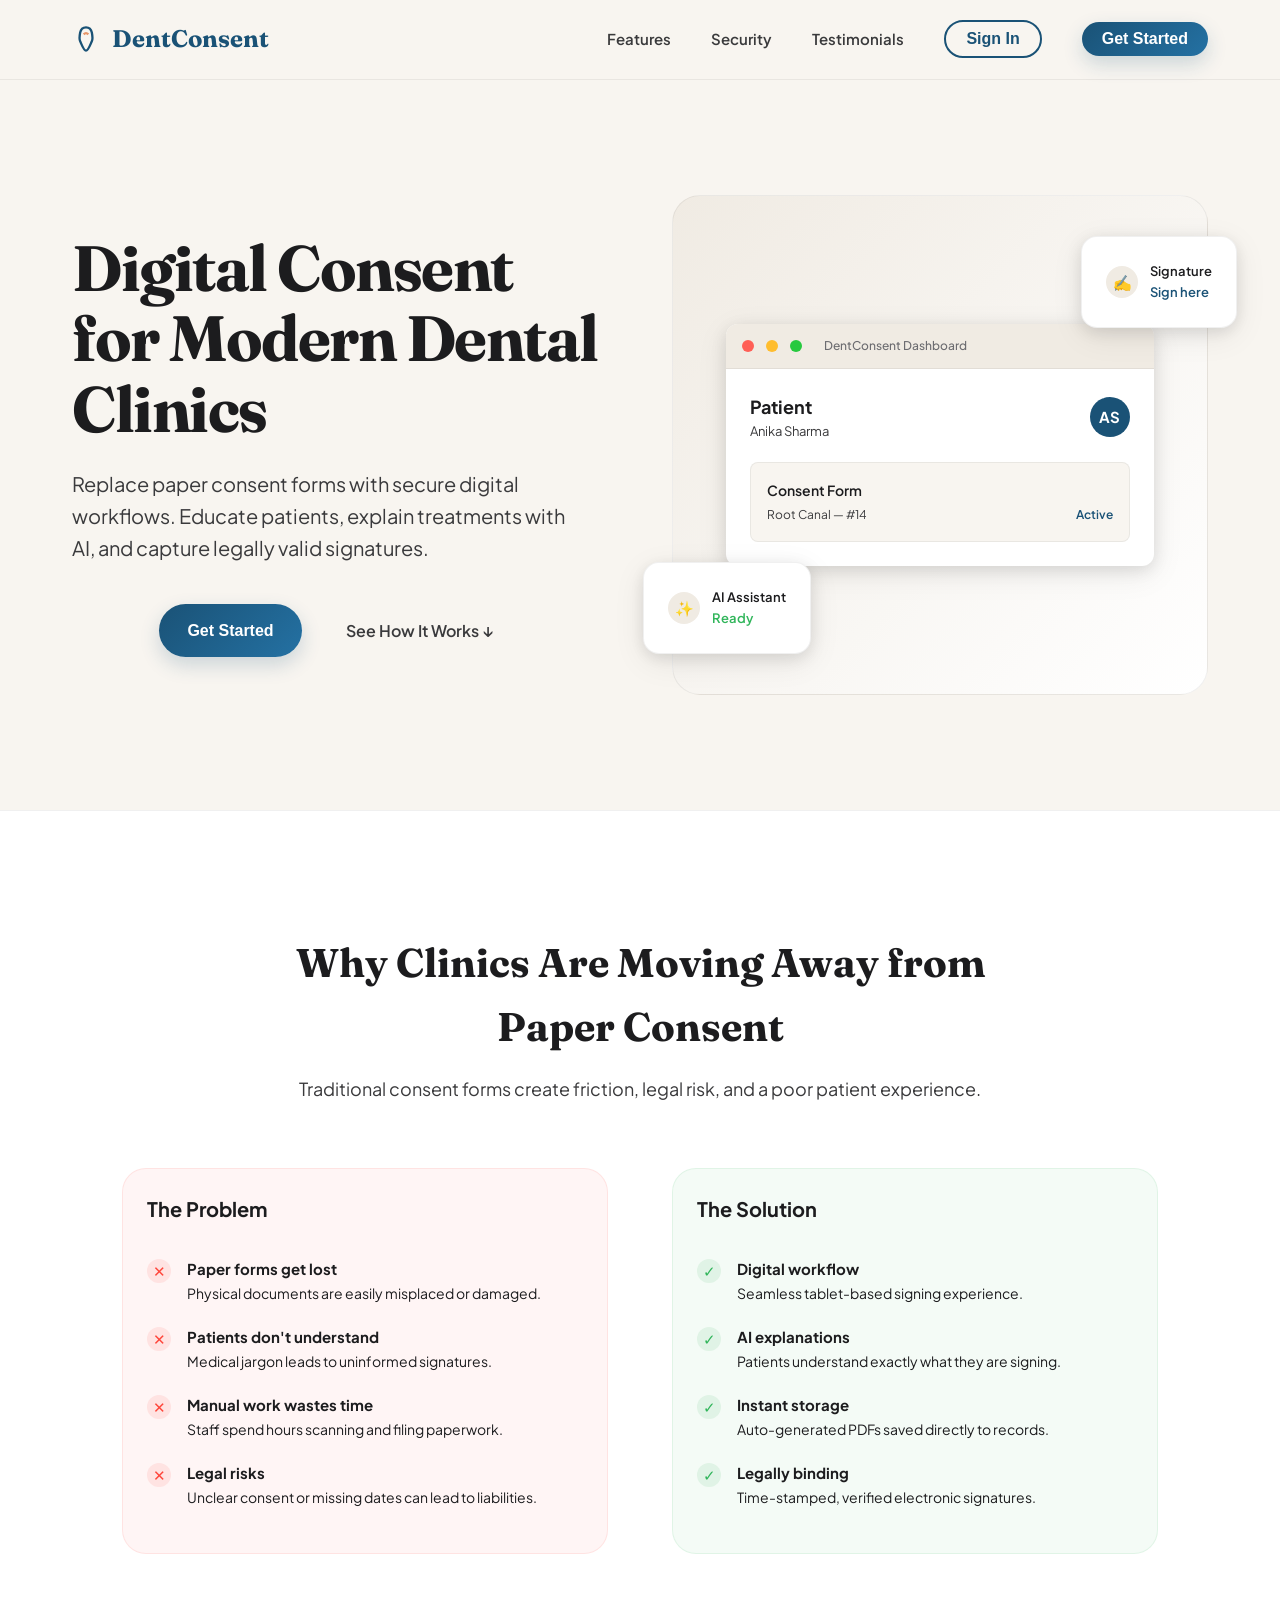
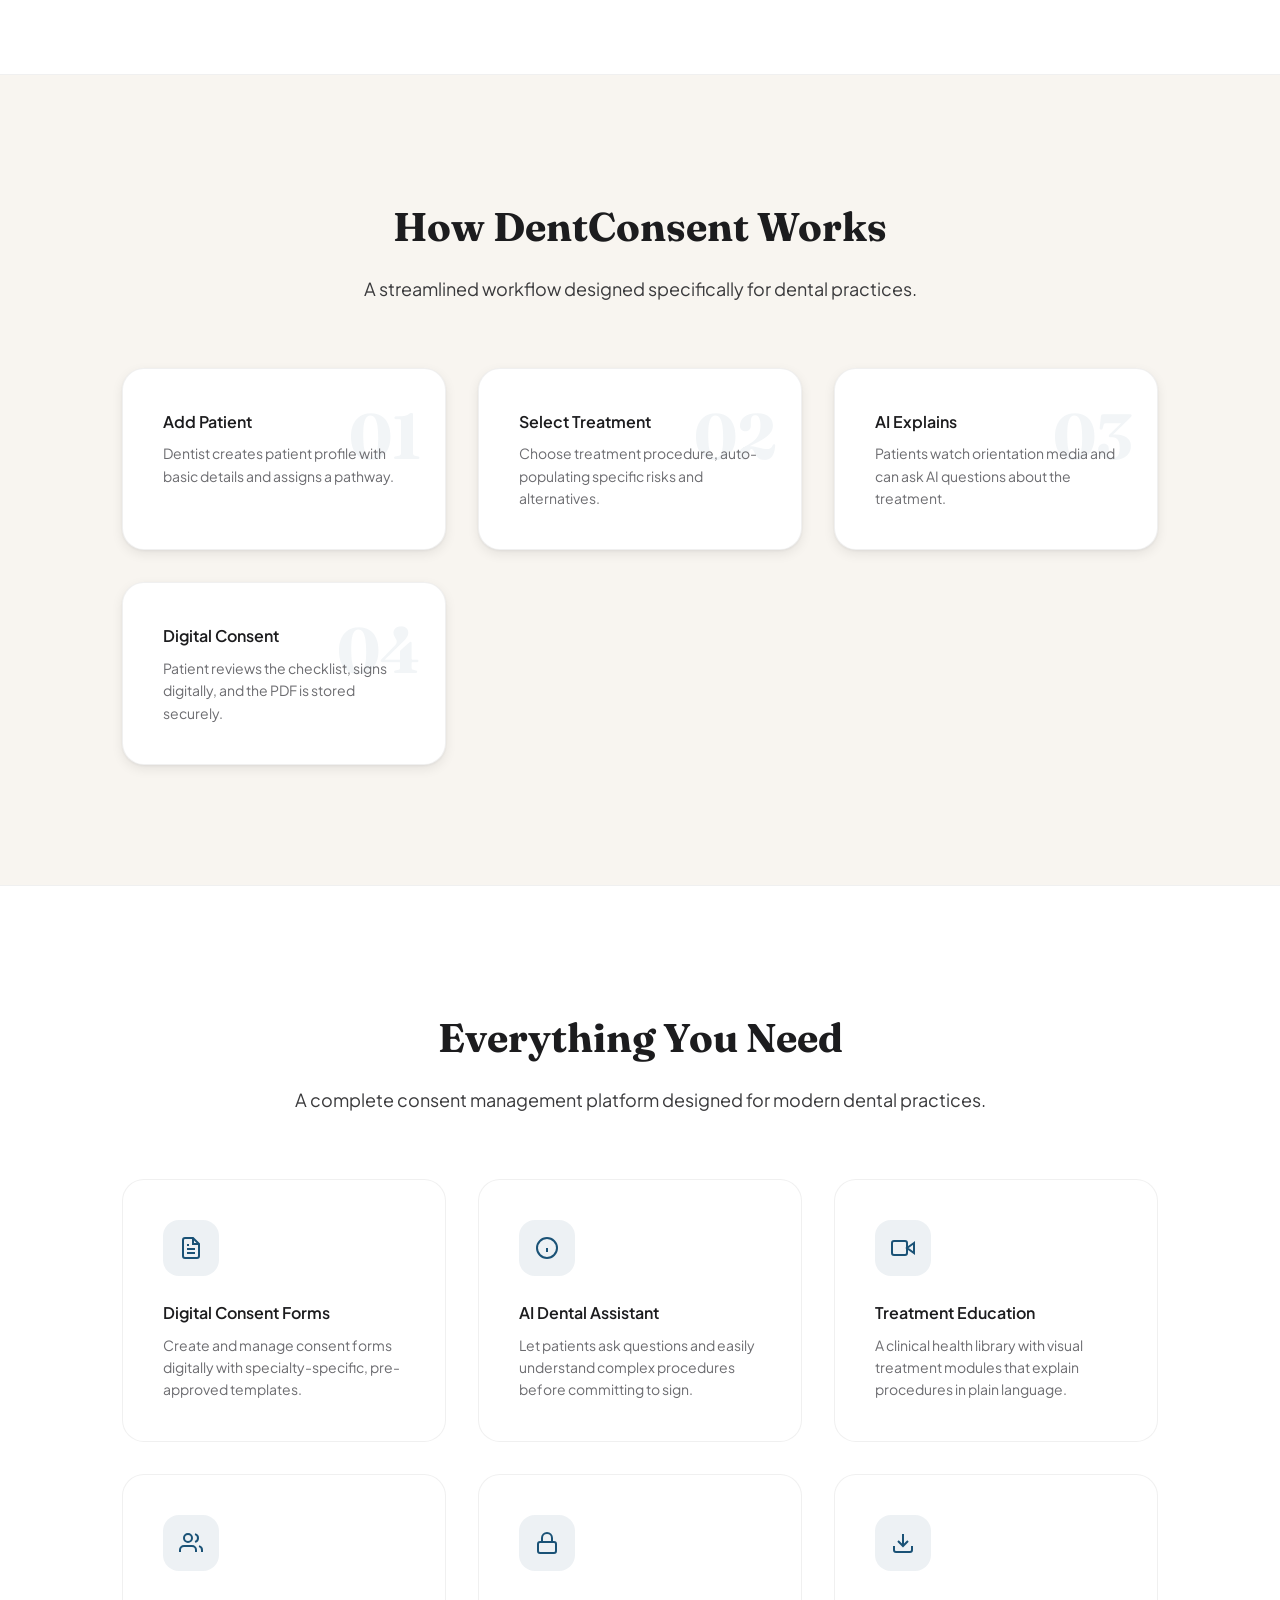
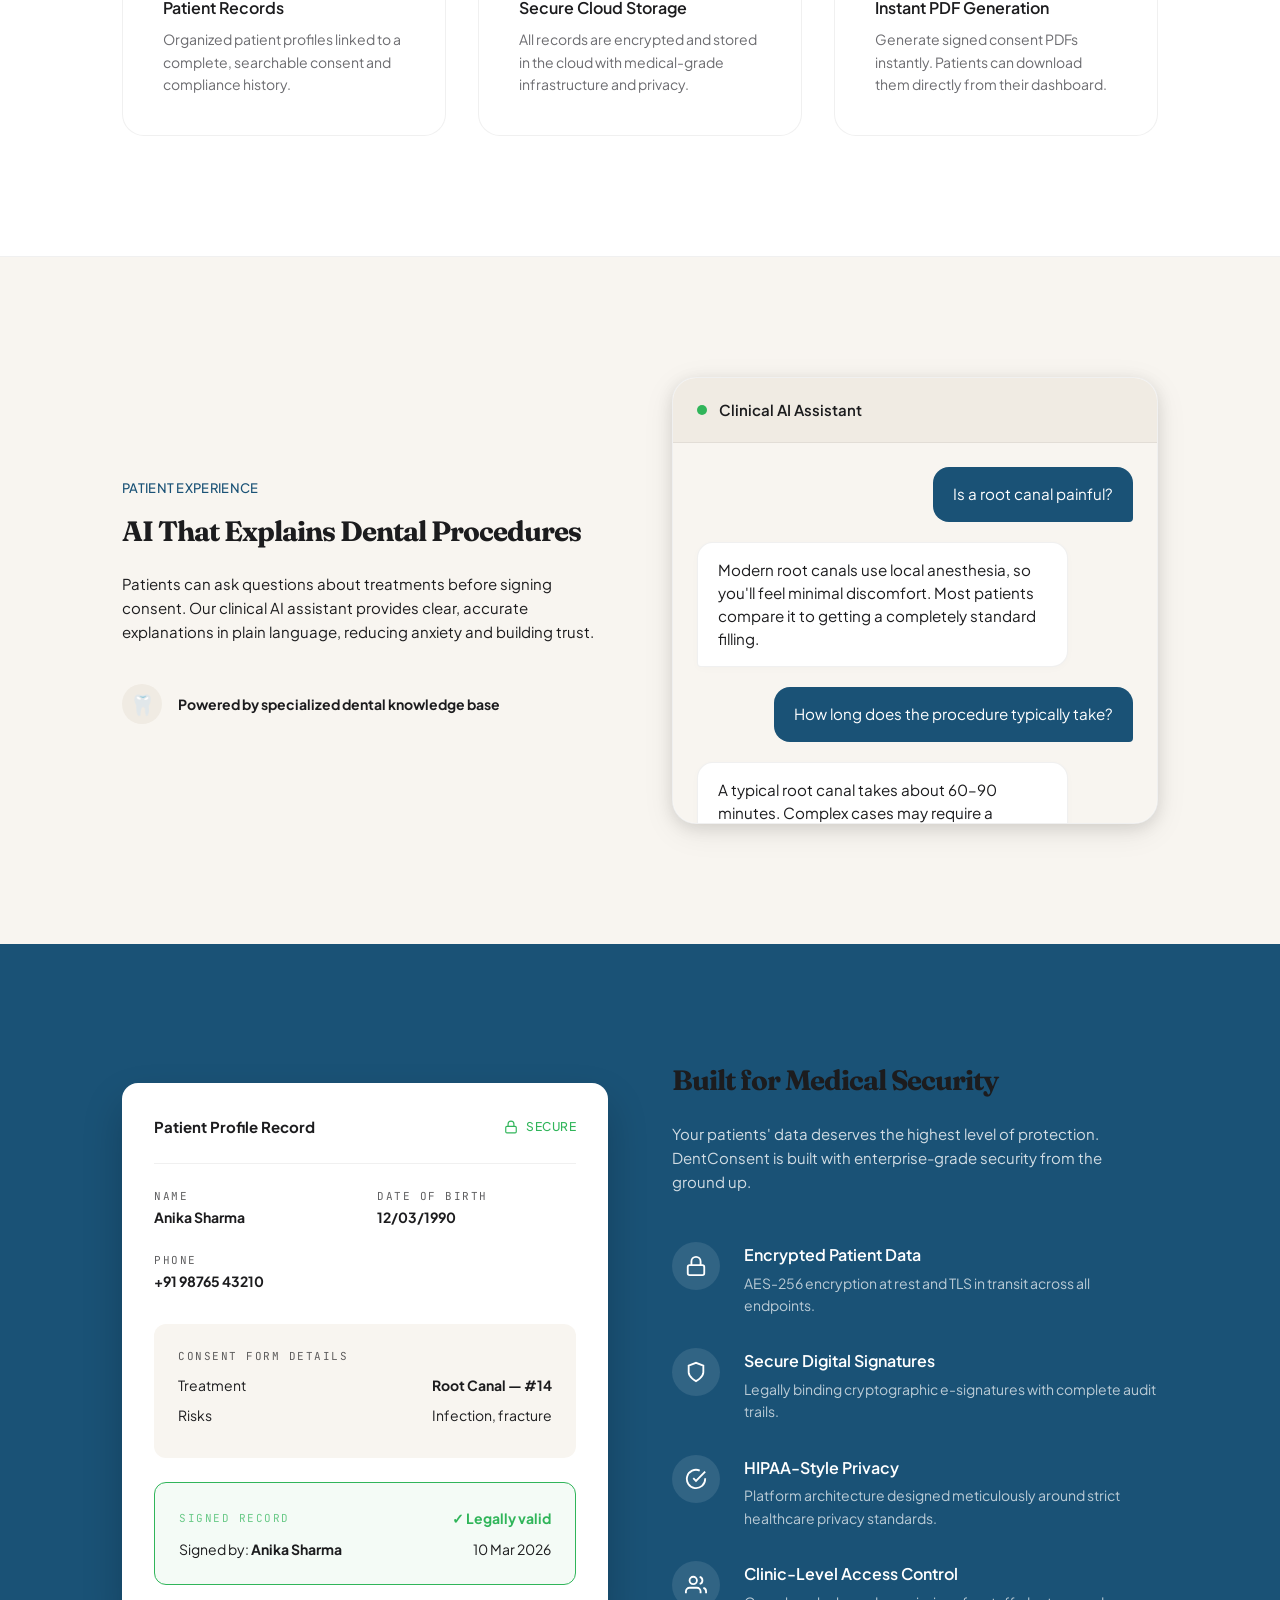
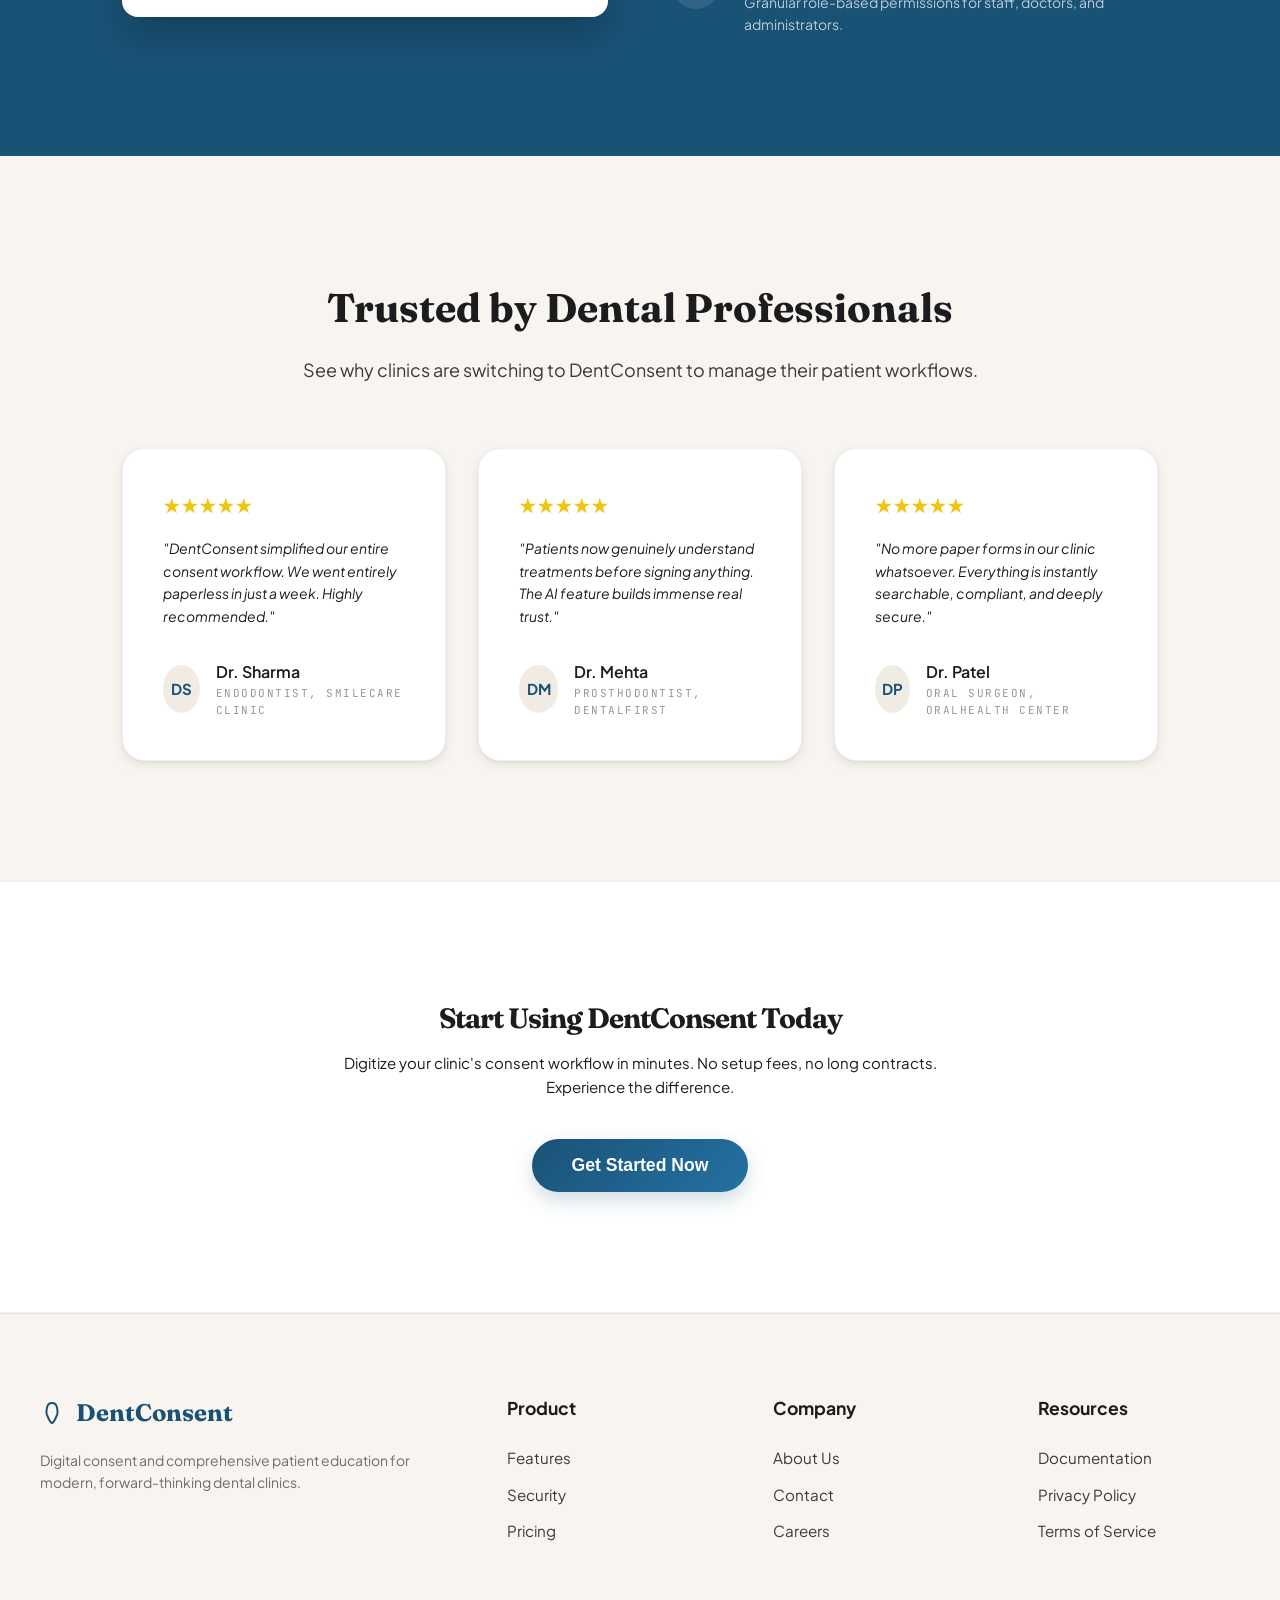
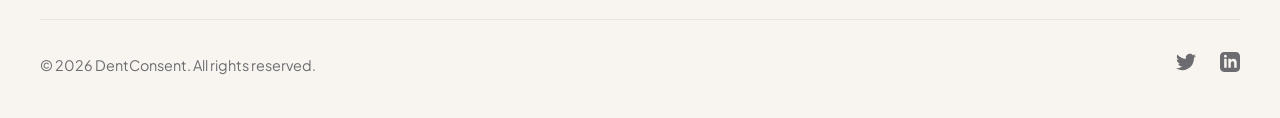
<file: education.html>
<!DOCTYPE html>
<html lang="en">

<head>
    <meta charset="UTF-8">
    <meta name="viewport" content="width=device-width, initial-scale=1.0">
    <title>DentConsent | Education Journey</title>
    <link rel="stylesheet" href="css/global.css">
    <style>
        .education-layout {
            display: grid;
            grid-template-columns: 320px 1fr;
            gap: 3rem;
            max-width: 1400px;
            margin: 0 auto;
            padding: 2rem 4rem;
        }

        .segmented-progress {
            display: flex;
            gap: 8px;
            margin-bottom: 2rem;
            padding: 0 4rem;
            max-width: 1400px;
            margin: 2rem auto;
        }

        .progress-segment {
            flex: 1;
            height: 6px;
            background: var(--border-subtle);
            border-radius: var(--radius-full);
            transition: all 0.6s var(--spring-ease);
        }

        .progress-segment.active {
            background: var(--brand-primary);
        }

        .progress-segment.completed {
            background: var(--success);
        }

        .edu-sidebar {
            position: sticky;
            top: 2rem;
            height: fit-content;
        }

        .edu-nav-card {
            padding: 1.5rem;
        }

        .edu-step-link {
            display: flex;
            align-items: center;
            gap: 1rem;
            padding: 1.25rem 1rem;
            border-radius: var(--radius-m);
            color: var(--text-secondary);
            cursor: pointer;
            transition: all 0.3s var(--spring-ease);
            font-weight: 500;
        }

        .edu-step-link.active {
            background: var(--bg-secondary);
            color: var(--brand-primary);
            font-weight: 700;
        }

        .edu-step-link.completed {
            color: var(--success);
        }

        .edu-step-number {
            width: 28px;
            height: 28px;
            border-radius: 50%;
            background: var(--bg-secondary);
            display: flex;
            align-items: center;
            justify-content: center;
            font-size: 0.75rem;
            font-weight: 800;
            flex-shrink: 0;
        }

        .edu-step-link.active .edu-step-number {
            background: var(--brand-primary);
            color: white;
        }

        .edu-step-link.completed .edu-step-number {
            background: var(--success);
            color: white;
        }

        .video-container {
            border-radius: var(--radius-xl);
            overflow: hidden;
            background: black;
            aspect-ratio: 16/9;
            margin-bottom: 2.5rem;
            box-shadow: var(--shadow-l3);
            border: 1px solid var(--border-subtle);
        }

        .quiz-option-card {
            padding: 2rem;
            border-radius: var(--radius-l);
            border: 2px solid var(--border-subtle);
            margin-bottom: 1.5rem;
            cursor: pointer;
            transition: all 0.3s var(--spring-ease);
            display: flex;
            align-items: center;
            gap: 1.5rem;
        }

        .quiz-option-card:hover {
            border-color: var(--brand-primary-light);
            background: var(--bg-secondary);
        }

        .quiz-option-card.selected {
            border-color: var(--brand-primary);
            background: var(--bg-secondary);
            box-shadow: var(--shadow-l1);
        }

        .quiz-radio {
            width: 24px;
            height: 24px;
            border-radius: 50%;
            border: 2px solid var(--border-regular);
            display: flex;
            align-items: center;
            justify-content: center;
            flex-shrink: 0;
        }

        .selected .quiz-radio {
            border-color: var(--brand-primary);
            background: var(--brand-primary);
        }

        .selected .quiz-radio::after {
            content: '';
            width: 8px;
            height: 8px;
            border-radius: 50%;
            background: white;
        }

        .roadmap-card {
            padding: 2.5rem;
            border-left: 4px solid var(--brand-primary);
            margin-bottom: 2rem;
            display: flex;
            gap: 2rem;
            align-items: flex-start;
        }

        .roadmap-icon {
            width: 50px;
            height: 50px;
            border-radius: 12px;
            background: var(--bg-secondary);
            color: var(--brand-primary);
            display: flex;
            align-items: center;
            justify-content: center;
            flex-shrink: 0;
        }
    </style>
</head>

<body class="screen-enter">
    <nav class="top-bar"
        style="background: white; border-bottom: 1px solid var(--border-subtle); padding: 1.5rem 4rem; position: sticky; top: 0; z-index: 100;">
        <div
            style="display: flex; justify-content: space-between; align-items: center; max-width: 1400px; margin: 0 auto; width: 100%;">
            <a href="patient-dashboard.html" class="btn btn-ghost" style="gap: 0.75rem;">
                <svg width="20" height="20" fill="none" stroke="currentColor" viewBox="0 0 24 24">
                    <path stroke-linecap="round" stroke-linejoin="round" stroke-width="2" d="M15 19l-7-7 7-7" />
                </svg>
                Exit Orientation
            </a>
            <div style="text-align: center;">
                <div class="label-m" id="journeyState">Step 1 of 8</div>
                <div class="title-m" id="journeyTitle">Initial Introduction</div>
            </div>
            <div class="status-badge status-in-progress" id="timeRemaining">12 min remain</div>
        </div>
    </nav>

    <div class="segmented-progress" id="topProgress">
        <!-- JS populated -->
    </div>

    <div class="education-layout">
        <aside class="edu-sidebar">
            <div class="glass-card edu-nav-card">
                <div class="label-m" style="margin-bottom: 1.5rem; padding-left: 1rem;">Course Curriculum</div>
                <div id="stepNav">
                    <!-- JS populated -->
                </div>
            </div>
        </aside>

        <main id="journeyMain" class="animate-in">
            <!-- Content Injected via JS -->
            <div class="glass-card" style="padding: 4rem; min-height: 500px; display: flex; flex-direction: column;">
                <div id="stepContent" class="animate-in">
                    <!-- Dynamic Step content -->
                </div>

                <div
                    style="margin-top: auto; padding-top: 4rem; display: flex; justify-content: space-between; align-items: center; border-top: 1px solid var(--border-subtle);">
                    <button class="btn btn-outline" id="prevBtn" onclick="goBack()" style="visibility: hidden;">Previous
                        Phase</button>
                    <div class="label-m text-muted" id="stepIndicator">1 / 8 Completed</div>
                    <button class="btn btn-primary" id="nextBtn" onclick="goNext()">Continue Journey</button>
                </div>
            </div>
        </main>
    </div>

    <script src="js/auth.js"></script>
    <script src="js/toast.js"></script>
    <script>
        const currentUser = Auth.requireAuth('patient');
        const urlParams = new URLSearchParams(window.location.search);
        const treatmentId = urlParams.get('treatment_id');
        const opTypeId = urlParams.get('op_type_id');

        const skipQuizParam = urlParams.get('skip_quiz') === 'true';
        let currentStep = 1;
        let stepDefinitions = [
            { id: 1, title: 'Introduction', subtitle: 'Initial Orientation' },
            { id: 2, title: 'Procedural Roadmap', subtitle: 'Step-by-Step Guide' },
            { id: 3, title: 'Visual Orientation', subtitle: 'Clinical Video' },
            { id: 4, title: 'Expected Outcomes', subtitle: 'Success Rates' },
            { id: 5, title: 'Risks & Benefits', subtitle: 'Safety Details' },
            { id: 6, title: 'Alternative Options', subtitle: 'Clinical Choices' },
            { id: 7, title: 'Understanding Check', subtitle: 'Knowledge Quiz' },
            { id: 8, title: 'Checklist', subtitle: 'Clinical Confirmation' },
            { id: 9, title: 'Verification', subtitle: 'Final Approval' }
        ];

        // --- State Variables (must be declared before use) ---
        let treatmentDetails = null;
        let clinicalData = null;
        let proceduralSteps = [];
        let quizData = [];
        let currentQuizIndex = 0;
        let quizAnswers = [];
        let checklistItems = [];
        let checklistAnswers = [];

        // Apply conditional quiz/checklist skip for signed treatments
        if (skipQuizParam) {
            // Filter out Quiz (id 7), Checklist (id 8), and Verification (id 9)
            stepDefinitions = stepDefinitions.filter(s => s.title !== 'Understanding Check' && s.title !== 'Checklist' && s.title !== 'Verification');
            // Re-index steps
            stepDefinitions.forEach((s, idx) => s.id = idx + 1);
        }
        
        const totalSteps = stepDefinitions.length;

        document.addEventListener('DOMContentLoaded', () => {
            if (!treatmentId || !opTypeId) {
                window.location.href = 'patient-dashboard.html';
                return;
            }
            initJourney();
        });

        async function initJourney() {
            try {
                const [tRes, eRes, sRes, qRes] = await Promise.all([
                    Auth.apiCall(`get_treatments?user_id=${currentUser.id}&role=patient`),
                    Auth.apiCall(`get_education_content?op_type_id=${opTypeId}`),
                    Auth.apiCall(`get_procedure_steps?op_type_id=${opTypeId}`),
                    Auth.apiCall(`get_quiz?op_type_id=${opTypeId}`)
                ]);

                if (tRes.success) {
                    // Auth.apiCall wraps the response in { success, data: rawResponse } — so raw backend data is inside .data
                    // Backend GET /get_treatments returns { success, treatments: [...] } → accessible as tRes.data.treatments
                    const treatments = tRes.data?.treatments || tRes.data?.data || (Array.isArray(tRes.data) ? tRes.data : []);
                    treatmentDetails = treatments.find(t => t.id == treatmentId);
                    
                    console.log('Journey Setup:', {
                        treatmentId,
                        treatmentStatus: treatmentDetails?.status,
                        skipQuizParam,
                        totalSteps
                    });

                    // Populate Checklist based on mobile app logic
                    checklistItems = [];
                    const statusLower = (treatmentDetails?.status || '').toLowerCase();
                    
                    if (treatmentDetails?.anesthesia_required) {
                        checklistItems.push(
                            { title: "Drug reactions and side effects", tag: "ANESTHESIA RISK" },
                            { title: "Bruising and/or swelling", tag: "ANESTHESIA RISK" },
                            { title: "Nerve Involvement", tag: "ANESTHESIA RISK" },
                            { title: "Temporary Paralysis", tag: "ANESTHESIA RISK" },
                            { title: "Numbness Duration", tag: "ANESTHESIA RISK" },
                            { title: "Mandatory Anesthesia", tag: "ANESTHESIA RISK" }
                        );
                    }
                    
                    if (treatmentDetails?.specialization_id === 1) { // Implantology
                        checklistItems.push(
                            { title: "Treatment Time (3-8 months)", tag: "IMPLANTOLOGY" },
                            { title: "Side Effects & Risks (bleeding, failure)", tag: "IMPLANTOLOGY" },
                            { title: "Prosthesis Complications", tag: "IMPLANTOLOGY" },
                            { title: "Restricted mouth opening", tag: "IMPLANTOLOGY" },
                            { title: "Surgical Involvement (nerves, sinus)", tag: "IMPLANTOLOGY" },
                            { title: "Additional Exposing Procedure", tag: "IMPLANTOLOGY" },
                            { title: "Bone Grafting Awareness", tag: "IMPLANTOLOGY" }
                        );
                    } else if (treatmentDetails?.specialization_id === 2) { // Prosthodontics
                        checklistItems.push(
                            { title: "Root Canal potential", tag: "PROSTHODONTICS" },
                            { title: "Failure or Breakage of tooth/bridge", tag: "PROSTHODONTICS" },
                            { title: "Aesthetic & Speech Changes", tag: "PROSTHODONTICS" },
                            { title: "Risks of treatment neglect", tag: "PROSTHODONTICS" }
                        );
                    } else {
                        checklistItems.push(
                            { title: "Procedure Understanding", tag: "GENERAL" },
                            { title: "Risk Acknowledgement", tag: "GENERAL" },
                            { title: "Alternative Options Explained", tag: "GENERAL" },
                            { title: "Questions Answered", tag: "GENERAL" },
                            { title: "Voluntary Consent", tag: "GENERAL" }
                        );
                    }
                }
                // Auth.apiCall wraps response: { success, data: rawBackendResponse }
                // GET /get_education_content returns { success, benefits, risks, alternatives, ... } at top level
                // → accessible as eRes.data.benefits, eRes.data.risks, eRes.data.alternatives etc.
                if (eRes.success) clinicalData = eRes.data;
                // GET /get_procedure_steps returns { success, steps: [...] } → eRes.data.steps
                if (sRes.success) proceduralSteps = sRes.data?.steps || sRes.data?.data || (Array.isArray(sRes.data) ? sRes.data : []);
                // GET /get_quiz returns { success, questions: [...] } → qRes.data.questions
                if (qRes.success) quizData = qRes.data?.questions || qRes.data?.data || (Array.isArray(qRes.data) ? qRes.data : []);

                renderProgress();
                renderNav();
                renderStep();
            } catch (err) {
                console.error(err);
            }
        }

        function renderProgress() {
            const container = document.getElementById('topProgress');
            container.innerHTML = stepDefinitions.map(s => `
                <div class="progress-segment ${s.id === currentStep ? 'active' : (s.id < currentStep ? 'completed' : '')}"></div>
            `).join('');
        }

        function renderNav() {
            const container = document.getElementById('stepNav');
            container.innerHTML = stepDefinitions.map(s => `
                <div class="edu-step-link ${s.id === currentStep ? 'active' : (s.id < currentStep ? 'completed' : '')}" onclick="goToStep(${s.id})">
                    <div class="edu-step-number">${s.id < currentStep ? '✓' : s.id}</div>
                    <span>${s.title}</span>
                </div>
            `).join('');
        }

        function renderStep() {
            const container = document.getElementById('stepContent');
            const step = stepDefinitions[currentStep - 1];

            document.getElementById('journeyState').textContent = `Step ${currentStep} of ${totalSteps}`;
            document.getElementById('journeyTitle').textContent = step.subtitle;
            document.getElementById('stepIndicator').textContent = `${currentStep} / ${totalSteps} Orientation Phases`;
            
            // Previous button visibility logic
            if (currentStep > 1) {
                document.getElementById('prevBtn').style.visibility = 'visible';
                document.getElementById('prevBtn').textContent = 'Previous Phase';
            } else {
                document.getElementById('prevBtn').style.visibility = 'hidden';
            }

            // Hide bottom buttons during quiz to focus on internal quiz nav
            if (step.title === 'Understanding Check' && quizData && quizData.length > 0) {
                document.getElementById('prevBtn').style.visibility = 'visible';
                document.getElementById('nextBtn').style.display = 'none'; // Use display none rather than visibility hidden to collapse space
            } else {
                document.getElementById('nextBtn').style.display = 'block';
                document.getElementById('nextBtn').style.visibility = 'visible';
            }

            if (step.title === 'Verification') {
                document.getElementById('nextBtn').textContent = 'Confirm & Sign Consent';
            } else if (step.title === 'Checklist') {
                document.getElementById('nextBtn').textContent = 'Verify & Proceed';
            } else {
                document.getElementById('nextBtn').textContent = 'Continue Journey';
            }

            // Animate transition
            container.classList.remove('animate-in');
            void container.offsetWidth;
            container.classList.add('animate-in');

            switch (step.title) {
                case 'Introduction': renderIntroduction(container); break;
                case 'Procedural Roadmap': renderRoadmap(container); break;
                case 'Visual Orientation': renderVideo(container); break;
                case 'Expected Outcomes': renderOutcomes(container); break;
                case 'Risks & Benefits': renderRisks(container); break;
                case 'Alternative Options': renderAlternatives(container); break;
                case 'Understanding Check': renderQuiz(container); break;
                case 'Checklist': renderChecklist(container); break;
                case 'Verification': renderVerification(container); break;
            }
            window.scrollTo(0, 0);
        }

        function renderIntroduction(container) {
            container.innerHTML = `
                <span class="label-l" style="color: var(--brand-primary); margin-bottom: 1rem; display: block;">Welcome to Your Orientation</span>
                <h1 class="display-l" style="margin-bottom: 2rem;">Clinical Introduction</h1>
                <p class="body-l text-secondary" style="margin-bottom: 3rem; max-width: 800px;">We have prepared a personalized clinical pathway for your upcoming <strong>${treatmentDetails?.category || 'Procedure'}</strong>. Please review each phase carefully to ensure a safe and informed experience.</p>
                
                <div class="glass-card" style="background: var(--bg-secondary); border: none; padding: 3rem; display: grid; grid-template-columns: 1fr 1fr; gap: 3rem;">
                    <div>
                        <div class="label-m">Attending Specialist</div>
                        <div class="title-m">Dr. ${treatmentDetails?.doctor_name || 'Clinic Team'}</div>
                    </div>
                    <div>
                        <div class="label-m">Patient Identity</div>
                        <div class="title-m">${currentUser.full_name || currentUser.name || 'Patient'}</div>
                    </div>
                    <div>
                        <div class="label-m">Initiation Date</div>
                        <div class="title-m">${new Date(treatmentDetails?.created_at).toLocaleDateString()}</div>
                    </div>
                    <div>
                        <div class="label-m">Case Sensitivity</div>
                        <div class="title-m">${treatmentDetails?.anesthesia_required ? 'General Anesthesia' : 'Local Anesthesia'}</div>
                    </div>
                </div>
            `;
        }

        function renderRoadmap(container) {
            container.innerHTML = `
                <h1 class="display-m" style="margin-bottom: 3rem;">Procedural Roadmap</h1>
                ${proceduralSteps.map(s => `
                    <div class="glass-card roadmap-card animate-in">
                        <div class="roadmap-icon">${s.step_number}</div>
                        <div>
                            <h4 class="title-l" style="margin-bottom: 0.5rem;">${s.title}</h4>
                            <p class="body-m text-secondary">${s.description || 'Clinical milestone.'}</p>
                            ${s.duration_note ? `<div class="status-badge status-in-progress" style="margin-top: 1rem;">Est: ${s.duration_note}</div>` : ''}
                        </div>
                    </div>
                `).join('')}
            `;
        }

        function renderVideo(container) {
            container.innerHTML = `
                <h1 class="display-m" style="margin-bottom: 1rem;">Clinical Orientation Video</h1>
                <p class="body-l text-secondary" style="margin-bottom: 2.5rem;">Please observe the following orientation module carefully. It contains critical safety steps and procedure details.</p>
                <div class="video-container">
                    <video id="orientationVideo" src="${Auth.getFullUrl(clinicalData?.video_url)}" controls style="width:100%; height:100%;"></video>
                </div>
                <div class="glass-card" style="padding: 2rem; background: var(--bg-secondary); border: none;">
                    <h4 class="title-m" style="margin-bottom: 1rem;">Key Discussion Points</h4>
                    <ul class="body-m text-secondary" style="display: grid; grid-template-columns: 1fr 1fr; gap: 1rem;">
                        ${clinicalData?.key_topics?.map(t => `<li>• ${t.topic}</li>`).join('') || '<li>• Procedure Safety</li><li>• Recovery Protocol</li>'}
                    </ul>
                </div>
            `;
        }

        function renderOutcomes(container) {
            container.innerHTML = `
                <h1 class="display-m" style="margin-bottom: 3rem;">Clinical Success & Outcomes</h1>
                <div style="text-align: center; padding: 4rem 0;">
                    <div class="display-xl" style="font-size: 6rem; color: var(--brand-primary);">${clinicalData?.success_rate || '95'}%</div>
                    <div class="label-l" style="margin-bottom: 2rem;">Average Clinical Success Rate</div>
                    <p class="body-l text-secondary mx-auto" style="max-width: 500px;">DentConsent specialists maintain high-tier clinical standards. For your procedure, we anticipate a seamless outcome with adherence to post-op care.</p>
                </div>
            `;
        }

        function renderRisks(container) {
            container.innerHTML = `
                <h1 class="display-m" style="margin-bottom: 2rem;">Clinical Balance: Risks & Benefits</h1>
                <p class="body-l text-secondary" style="margin-bottom: 3.5rem; max-width: 800px;">A transparent review of expected clinical advantages and possible procedural considerations is essential for informed consent.</p>
                
                <div style="display: grid; grid-template-columns: 1fr 1fr; gap: 4rem;">
                    <div>
                        <div style="display: flex; align-items: center; gap: 1rem; margin-bottom: 2.5rem;">
                            <div style="width: 44px; height: 44px; border-radius: 12px; background: rgba(39, 174, 96, 0.1); color: var(--success); display: flex; align-items: center; justify-content: center;">
                                <svg width="24" height="24" fill="none" stroke="currentColor" viewBox="0 0 24 24"><path stroke-linecap="round" stroke-linejoin="round" stroke-width="2" d="M9 12l2 2 4-4m6 2a9 9 0 11-18 0 9 9 0 0118 0z" /></svg>
                            </div>
                            <h4 class="title-l" style="color: var(--success);">Anticipated Benefits</h4>
                        </div>
                        ${clinicalData?.benefits?.map(b => `
                            <div class="glass-card hover-lift" style="margin-bottom: 1.5rem; padding: 2rem; border-left: 4px solid var(--success); background: linear-gradient(90deg, rgba(39, 174, 96, 0.05) 0%, transparent 100%);">
                                <div class="title-m" style="margin-bottom: 0.5rem;">${b.title}</div>
                                <p class="body-m text-secondary">${b.description}</p>
                            </div>
                        `).join('') || '<p class="body-l text-muted">No specific benefits recorded.</p>'}
                    </div>
                    <div>
                        <div style="display: flex; align-items: center; gap: 1rem; margin-bottom: 2.5rem;">
                            <div style="width: 44px; height: 44px; border-radius: 12px; background: rgba(231, 76, 60, 0.1); color: var(--error); display: flex; align-items: center; justify-content: center;">
                                <svg width="24" height="24" fill="none" stroke="currentColor" viewBox="0 0 24 24"><path stroke-linecap="round" stroke-linejoin="round" stroke-width="2" d="M12 9v2m0 4h.01m-6.938 4h13.856c1.54 0 2.502-1.667 1.732-3L13.732 4c-.77-1.333-2.694-1.333-3.464 0L3.34 16c-.77 1.333.192 3 1.732 3z" /></svg>
                            </div>
                            <h4 class="title-l" style="color: var(--error);">Procedural Risks</h4>
                        </div>
                        ${clinicalData?.risks?.map(r => `
                            <div class="glass-card hover-lift" style="margin-bottom: 1.5rem; padding: 2rem; border-left: 4px solid var(--error); background: linear-gradient(90deg, rgba(231, 76, 60, 0.05) 0%, transparent 100%);">
                                <div style="display: flex; justify-content: space-between; align-items: flex-start; margin-bottom: 0.5rem;">
                                    <div class="title-m">${r.title}</div>
                                    <span class="label-m" style="background: rgba(231, 76, 60, 0.1); color: var(--error); padding: 4px 8px; border-radius: 6px;">${r.risk_percentage}% Incidence</span>
                                </div>
                                <p class="body-m text-secondary">${r.description}</p>
                            </div>
                        `).join('') || '<p class="body-l text-muted">No specific risks recorded.</p>'}
                    </div>
                </div>
            `;
        }

        function renderAlternatives(container) {
            container.innerHTML = `
                <h1 class="display-m" style="margin-bottom: 2rem;">Alternative Clinical Pathways</h1>
                <p class="body-l text-secondary" style="margin-bottom: 3.5rem; max-width: 800px;">Review the potential alternatives that were considered during your clinical evaluation.</p>
                
                <div style="display: grid; grid-template-columns: repeat(auto-fit, minmax(440px, 1fr)); gap: 3rem;">
                    ${clinicalData?.alternatives?.map(a => `
                        <div class="glass-card hover-lift" style="padding: 3rem; border-top: 4px solid var(--brand-primary);">
                            <div style="display: flex; justify-content: space-between; align-items: center; margin-bottom: 2.5rem;">
                                <h4 class="title-l">${a.name}</h4>
                                <div class="status-badge status-pending">Viable Option</div>
                            </div>
                            
                            ${a.description ? `<p class="body-m text-secondary" style="margin-bottom: 2.5rem; line-height: 1.6;">${a.description}</p>` : ''}
                            
                            <div style="display: grid; grid-template-columns: 1fr 1fr; gap: 2.5rem; padding-top: 2rem; border-top: 1px solid var(--border-subtle);">
                                <div>
                                    <div class="label-l" style="color: var(--success); margin-bottom: 0.75rem;">Advantages</div>
                                    <div class="body-m text-secondary" style="font-weight: 500;">${a.pros}</div>
                                </div>
                                <div>
                                    <div class="label-l" style="color: var(--brand-secondary); margin-bottom: 0.75rem;">Considerations</div>
                                    <div class="body-m text-secondary" style="font-weight: 500;">${a.cons}</div>
                                </div>
                            </div>
                        </div>
                    `).join('') || `
                        <div style="grid-column: 1/-1; text-align: center; padding: 5rem;" class="glass-card">
                            <p class="body-l text-muted">No clinical alternatives are uniquely indicated for this specific anatomical profile.</p>
                        </div>
                    `}
                </div>
            `;
        }

        let isQuizResultState = false;

        function renderQuiz(container) {
            if (!quizData || quizData.length === 0) {
                container.innerHTML = `<div style="text-align: center; padding: 5rem;">
                    <h1 class="display-m">Knowledge Verification</h1>
                    <p class="body-l text-muted">No interactive verification required. Proceed to final confirmation.</p>
                </div>`;
                // If no quiz data, make sure the Next button is visible
                document.getElementById('nextBtn').style.display = 'block';
                document.getElementById('nextBtn').style.visibility = 'visible';
                return;
            }

            if (isQuizResultState) {
                renderQuizResult(container);
                return;
            }

            const q = quizData[currentQuizIndex];
            const savedAns = quizAnswers[currentQuizIndex];

            container.innerHTML = `
                <div class="label-l" style="margin-bottom: 1rem; color: var(--brand-primary);">Knowledge Check ${currentQuizIndex + 1} / ${quizData.length}</div>
                <h1 class="display-m" style="margin-bottom: 3rem;">${q.question}</h1>
                <div style="margin-bottom: 3rem;">
                    ${q.options.map((opt, i) => `
                        <div class="quiz-option-card ${savedAns === i ? 'selected' : ''}" onclick="selectAns(${i})">
                            <div class="quiz-radio ${savedAns === i ? 'checked' : ''}">
                                ${savedAns === i ? '✓' : ''}
                            </div>
                            <div class="body-l" style="font-weight: 600;">${opt}</div>
                        </div>
                    `).join('')}
                </div>
                
                <div style="display: flex; gap: 1.5rem; justify-content: flex-start; align-items: center; padding-top: 2rem; border-top: 1px solid var(--border-subtle);">
                    <button class="btn btn-outline" onclick="quizPrev()" ${currentQuizIndex === 0 ? 'disabled style="opacity:0.5; cursor:not-allowed;"' : ''}>
                        ← Previous Question
                    </button>
                    <button class="btn btn-primary" onclick="quizNext()">
                        ${currentQuizIndex === quizData.length - 1 ? 'Finish Quiz' : 'Next Question →'}
                    </button>
                </div>
            `;
        }

        let lastQuizScore = 0;

        function renderQuizResult(container) {
            const optionMap = { 'A': 0, 'a': 0, 'B': 1, 'b': 1, 'C': 2, 'c': 2, 'D': 3, 'd': 3 };
            let correctCount = 0;
            quizData.forEach((q, i) => {
                let correctIdx = q.correct_option_index;
                // If correct_option_index is missing, try mapping q.correct (A, B, C, D)
                if ((correctIdx === undefined || correctIdx === null) && q.correct !== undefined) {
                    correctIdx = optionMap[q.correct];
                }
                
                if (quizAnswers[i] == correctIdx) {
                    correctCount++;
                }
            });
            const wrongCount = quizData.length - correctCount;
            const isPerfect = wrongCount === 0;
            lastQuizScore = correctCount;

            container.innerHTML = `
                <div style="text-align: center; padding: 3rem 0;">
                    <div style="width: 80px; height: 80px; border-radius: 50%; background: ${isPerfect ? 'rgba(48, 181, 90, 0.1)' : 'rgba(255, 69, 58, 0.1)'}; color: ${isPerfect ? 'var(--success)' : 'var(--error)'}; display: flex; align-items: center; justify-content: center; margin: 0 auto 2rem; font-size: 2.5rem;">
                        ${isPerfect ? '✓' : '✕'}
                    </div>
                    <h1 class="display-m" style="margin-bottom: 1rem;">Quiz Results</h1>
                    <p class="body-l text-secondary" style="margin-bottom: 3rem;">
                        ${isPerfect ? 'Perfect! You have a clear understanding of the procedure.' : 'You missed some important details. Please review and try again.'}
                    </p>
                    
                    <div style="display: flex; justify-content: center; gap: 2rem; margin-bottom: 4rem;">
                        <div class="glass-card" style="padding: 1.5rem 2.5rem; text-align: center; border-bottom: 3px solid var(--success);">
                            <div class="display-l" style="color: var(--success);">${correctCount}</div>
                            <div class="label-m">Correct</div>
                        </div>
                        <div class="glass-card" style="padding: 1.5rem 2.5rem; text-align: center; border-bottom: 3px solid var(--error);">
                            <div class="display-l" style="color: var(--error);">${wrongCount}</div>
                            <div class="label-m">Wrong</div>
                        </div>
                    </div>

                    ${isPerfect ? `
                        <button class="btn btn-primary" onclick="proceedFromQuiz()">Proceed to Checklist</button>
                    ` : `
                        <button class="btn btn-outline" onclick="retakeQuiz()">Retake Quiz</button>
                    `}
                </div>
            `;
        }

        function retakeQuiz() {
            currentQuizIndex = 0;
            quizAnswers = [];
            isQuizResultState = false;
            renderStep();
        }

        async function proceedFromQuiz() {
            await submitQuiz();
        }

        function quizNext() {
            if (quizAnswers[currentQuizIndex] === undefined || quizAnswers[currentQuizIndex] === null) {
                showToast('Please select an option to verify your understanding.', 'warning');
                return;
            }
            if (currentQuizIndex < quizData.length - 1) {
                currentQuizIndex++;
                renderStep();
            } else {
                isQuizResultState = true;
                renderStep();
            }
        }

        function quizPrev() {
            if (currentQuizIndex > 0) {
                currentQuizIndex--;
                renderStep();
            }
        }

        function selectAns(idx) {
            quizAnswers[currentQuizIndex] = idx;
            // Targeted update to avoid flicker
            const options = document.querySelectorAll('.quiz-option-card');
            options.forEach((opt, i) => {
                const isSelected = i === idx;
                opt.classList.toggle('selected', isSelected);
                const radio = opt.querySelector('.quiz-radio');
                if (radio) {
                    radio.classList.toggle('checked', isSelected);
                    radio.innerHTML = isSelected ? '✓' : '';
                }
            });
        }

        function renderChecklist(container) {
            container.innerHTML = `
                <div class="label-l" style="color: var(--brand-primary); margin-bottom: 1rem;">Clinical Confirmation</div>
                <h1 class="display-m" style="margin-bottom: 2rem;">Safety Checklist</h1>
                <p class="body-l text-secondary" style="margin-bottom: 3rem;">Please review and confirm that you understand each of the following points regarding your treatment.</p>
                
                <div style="display: flex; flex-direction: column; gap: 1rem;">
                    ${checklistItems.map((item, i) => `
                        <div class="glass-card checklist-item-card ${checklistAnswers[i] ? 'selected' : ''}" 
                             style="padding: 1.5rem 2rem; display: flex; align-items: center; gap: 1.5rem; cursor: pointer; transition: all 0.2s;"
                             onclick="toggleChecklist(${i})">
                            <div class="quiz-radio ${checklistAnswers[i] ? 'checked' : ''}" style="flex-shrink: 0; width: 24px; height: 24px; display: flex; align-items: center; justify-content: center; font-weight: bold; border: 2px solid var(--border-subtle); border-radius: 6px; color: var(--brand-primary);">
                                ${checklistAnswers[i] ? '✓' : ''}
                            </div>
                            <div style="flex: 1;">
                                <div class="label-s" style="color: var(--brand-secondary); margin-bottom: 0.25rem;">${item.tag}</div>
                                <div class="body-m" style="font-weight: 600;">${item.title}</div>
                            </div>
                        </div>
                    `).join('')}
                </div>
            `;
            
            // Check if all items are checked to enable next button
            const allChecked = checklistItems.every((_, i) => checklistAnswers[i]);
            const nextBtn = document.getElementById('nextBtn');
            if (nextBtn) {
                nextBtn.disabled = !allChecked;
                nextBtn.style.opacity = allChecked ? '1' : '0.5';
                nextBtn.style.cursor = allChecked ? 'pointer' : 'not-allowed';
            }
        }

        function toggleChecklist(index) {
            checklistAnswers[index] = !checklistAnswers[index];
            
            // Targeted update to avoid flicker
            const cards = document.querySelectorAll('.checklist-item-card');
            const card = cards[index];
            if (card) {
                card.classList.toggle('selected', checklistAnswers[index]);
                const radio = card.querySelector('.quiz-radio');
                if (radio) {
                    radio.classList.toggle('checked', checklistAnswers[index]);
                    radio.innerHTML = checklistAnswers[index] ? '✓' : '';
                }
            }

            // Check if all items are checked to enable next button
            const allChecked = checklistItems.every((_, i) => checklistAnswers[i]);
            const nextBtn = document.getElementById('nextBtn');
            if (nextBtn) {
                nextBtn.disabled = !allChecked;
                nextBtn.style.opacity = allChecked ? '1' : '0.5';
                nextBtn.style.cursor = allChecked ? 'pointer' : 'not-allowed';
            }
        }

        async function submitChecklist() {
            const btn = document.getElementById('nextBtn');
            btn.disabled = true;
            btn.textContent = 'Recording confirmation...';
            
            const payload = {
                treatment_id: parseInt(treatmentId),
                checklist_data: checklistItems.map((item, i) => ({
                    item_text: item.title,
                    is_agreed: !!checklistAnswers[i]
                }))
            };

            try {
                const res = await Auth.apiCall('submit_consent_checklist', {
                    method: 'POST',
                    headers: { 'Content-Type': 'application/json' },
                    body: JSON.stringify(payload)
                });
                
                if (res.success) {
                    // Dynamically find the Verification step instead of hardcoding step 9
                    const verificationIdx = stepDefinitions.findIndex(s => s.title === 'Verification') + 1;
                    currentStep = verificationIdx || currentStep + 1;
                    renderProgress();
                    renderNav();
                    renderStep();
                } else {
                    showToast('Submission failed: ' + res.error, 'error');
                }
            } catch (err) {
                console.error(err);
                showToast('Connection error while saving checklist.', 'error');
            } finally {
                btn.disabled = false;
                btn.textContent = 'Verify & Proceed';
            }
        }

        function renderVerification(container) {
            container.innerHTML = `
                <div style="text-align: center; padding: 4rem 0;">
                    <div style="width: 100px; height: 100px; border-radius: 50%; background: var(--bg-secondary); color: var(--success); display: flex; align-items: center; justify-content: center; margin: 0 auto 3rem; font-size: 3rem;">✓</div>
                    <h1 class="display-l" style="margin-bottom: 1.5rem;">Orientation Complete</h1>
                    <p class="body-l text-secondary mx-auto" style="max-width: 500px; margin-bottom: 4rem;">You have successfully navigated the clinical orientation. Your digital record has been updated to reflect orientation completion.</p>
                    <div class="glass-card" style="display: inline-flex; align-items: center; gap: 1rem; padding: 1.5rem 3rem; background: var(--bg-secondary); border: none;">
                        <svg width="24" height="24" fill="none" stroke="currentColor" viewBox="0 0 24 24"><path stroke-linecap="round" stroke-linejoin="round" stroke-width="2" d="M12 15v2m-6 4h12a2 2 0 002-2v-6a2 2 0 00-2-2H6a2 2 0 00-2 2v6a2 2 0 002 2zm10-10V7a4 4 0 00-8 0v4h8z" /></svg>
                        <span class="body-m font-bold">Authorized for Digital Signature</span>
                    </div>
                </div>
            `;
        }

        function goNext() {
            const step = stepDefinitions[currentStep - 1];
            
            // Handle Quiz Step Logic (Original ID 7)
            if (step.title === 'Understanding Check') {
                if (quizData && quizData.length > 0) {
                    if (isQuizResultState) {
                        proceedFromQuiz();
                        return;
                    }
                    quizNext();
                    return;
                }
                // If no quiz data, fall through to Standard Navigation
            } 
            
            // Handle Checklist Step Logic (Original ID 8)
            if (step.title === 'Checklist') {
                submitChecklist();
                return;
            } 
            
            // Standard Navigation
            if (currentStep < totalSteps) {
                currentStep++;
                renderProgress();
                renderNav();
                renderStep();
            } else {
                // If skipQuizParam is active, we return to dashboard. Otherwise to consent.
                if (skipQuizParam) {
                    window.location.href = 'patient-dashboard.html';
                } else {
                    window.location.href = `consent.html?treatment_id=${treatmentId}`;
                }
            }
        }

        function goBack() {
            const step = stepDefinitions[currentStep - 1];

            if (step.title === 'Understanding Check') {
                if (isQuizResultState) {
                    isQuizResultState = false;
                    currentQuizIndex = quizData.length - 1;
                    renderStep();
                } else if (currentQuizIndex > 0) {
                    currentQuizIndex--;
                    renderStep();
                } else {
                    currentStep--;
                    renderProgress();
                    renderNav();
                    renderStep();
                }
            } else if (currentStep > 1) {
                currentStep--;
                const prevStep = stepDefinitions[currentStep - 1];
                if (prevStep.title === 'Understanding Check') {
                    currentQuizIndex = quizData.length - 1; // Back to last quiz question
                    isQuizResultState = false;
                }
                renderProgress();
                renderNav();
                renderStep();
            }
        }

        function goToStep(s) {
            if (s < currentStep) {
                currentStep = s;
                isQuizResultState = false;
                const step = stepDefinitions[currentStep - 1];
                if (step.title === 'Understanding Check') currentQuizIndex = 0;
                renderProgress();
                renderNav();
                renderStep();
            }
        }

        async function submitQuiz() {
            try {
                const btn = document.getElementById('nextBtn');
                btn.disabled = true;
                btn.textContent = 'Verifying understanding...';

                await Auth.apiCall('submit_consent_quiz', {
                    method: 'POST',
                    body: JSON.stringify({
                        treatment_id: parseInt(treatmentId),
                        quiz_score: lastQuizScore,
                        total_questions: quizData.length
                    })
                });

                // Find the index of the Checklist step
                const checklistStepIndex = stepDefinitions.findIndex(s => s.title === 'Checklist') + 1;
                currentStep = checklistStepIndex || currentStep + 1;
                
                isQuizResultState = false;
                renderProgress();
                renderNav();
                renderStep();
                btn.disabled = false;
            } catch (err) {
                console.error(err);
                showToast('Verification record failed. Please try again.', 'error');
            }
        }
    </script>
</body>

</html>
</file>
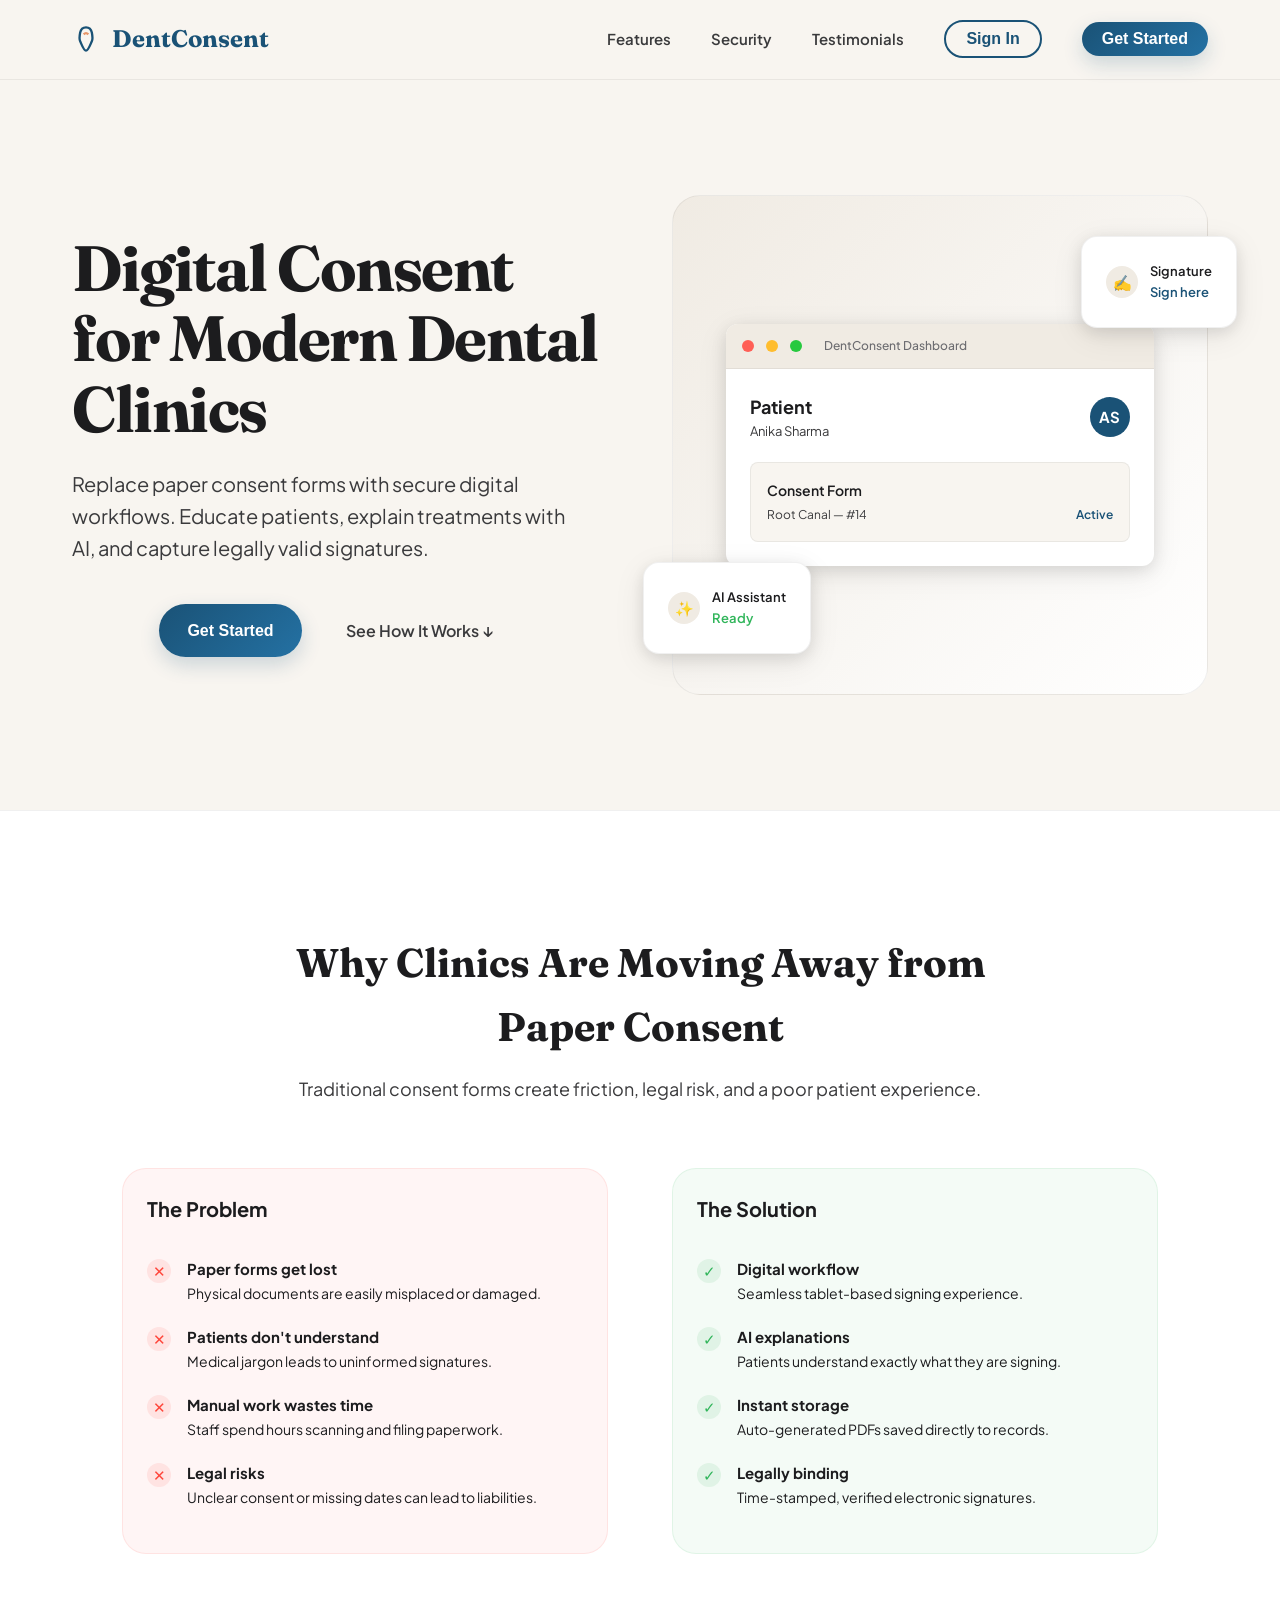
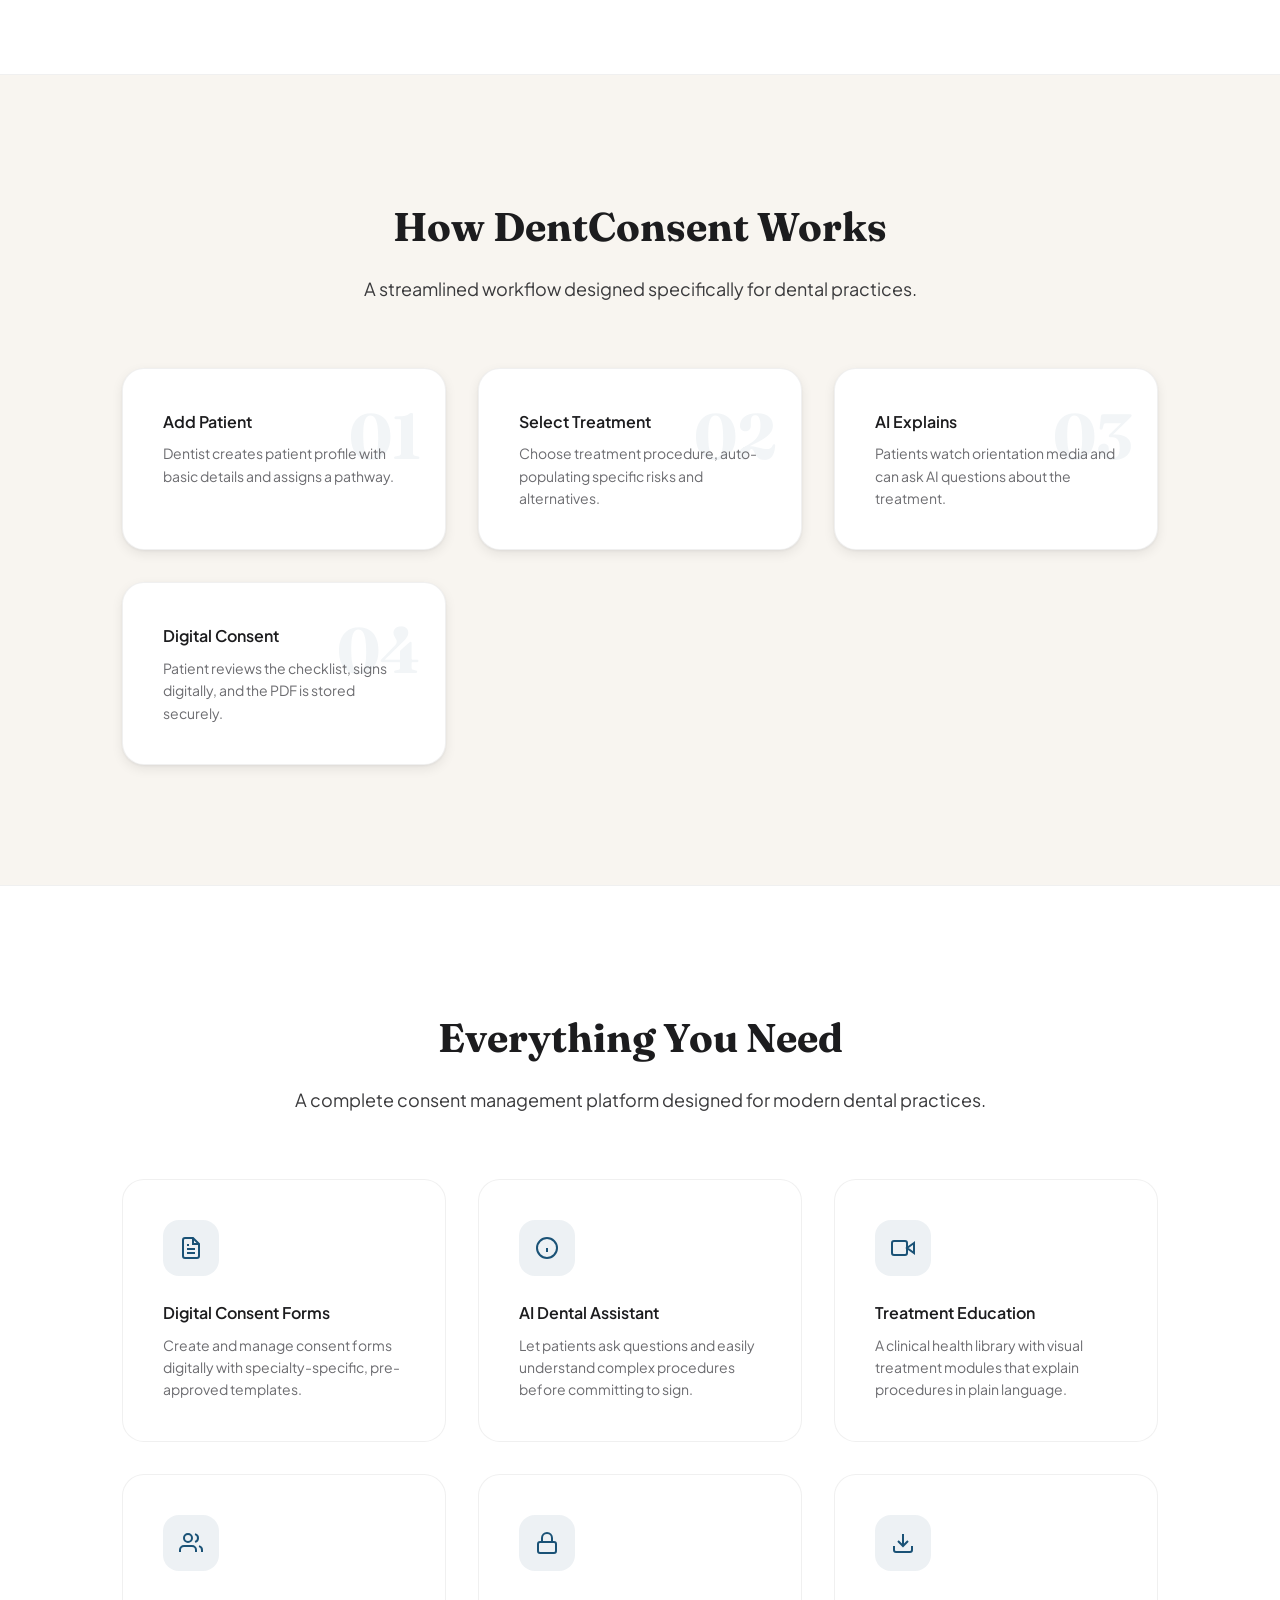
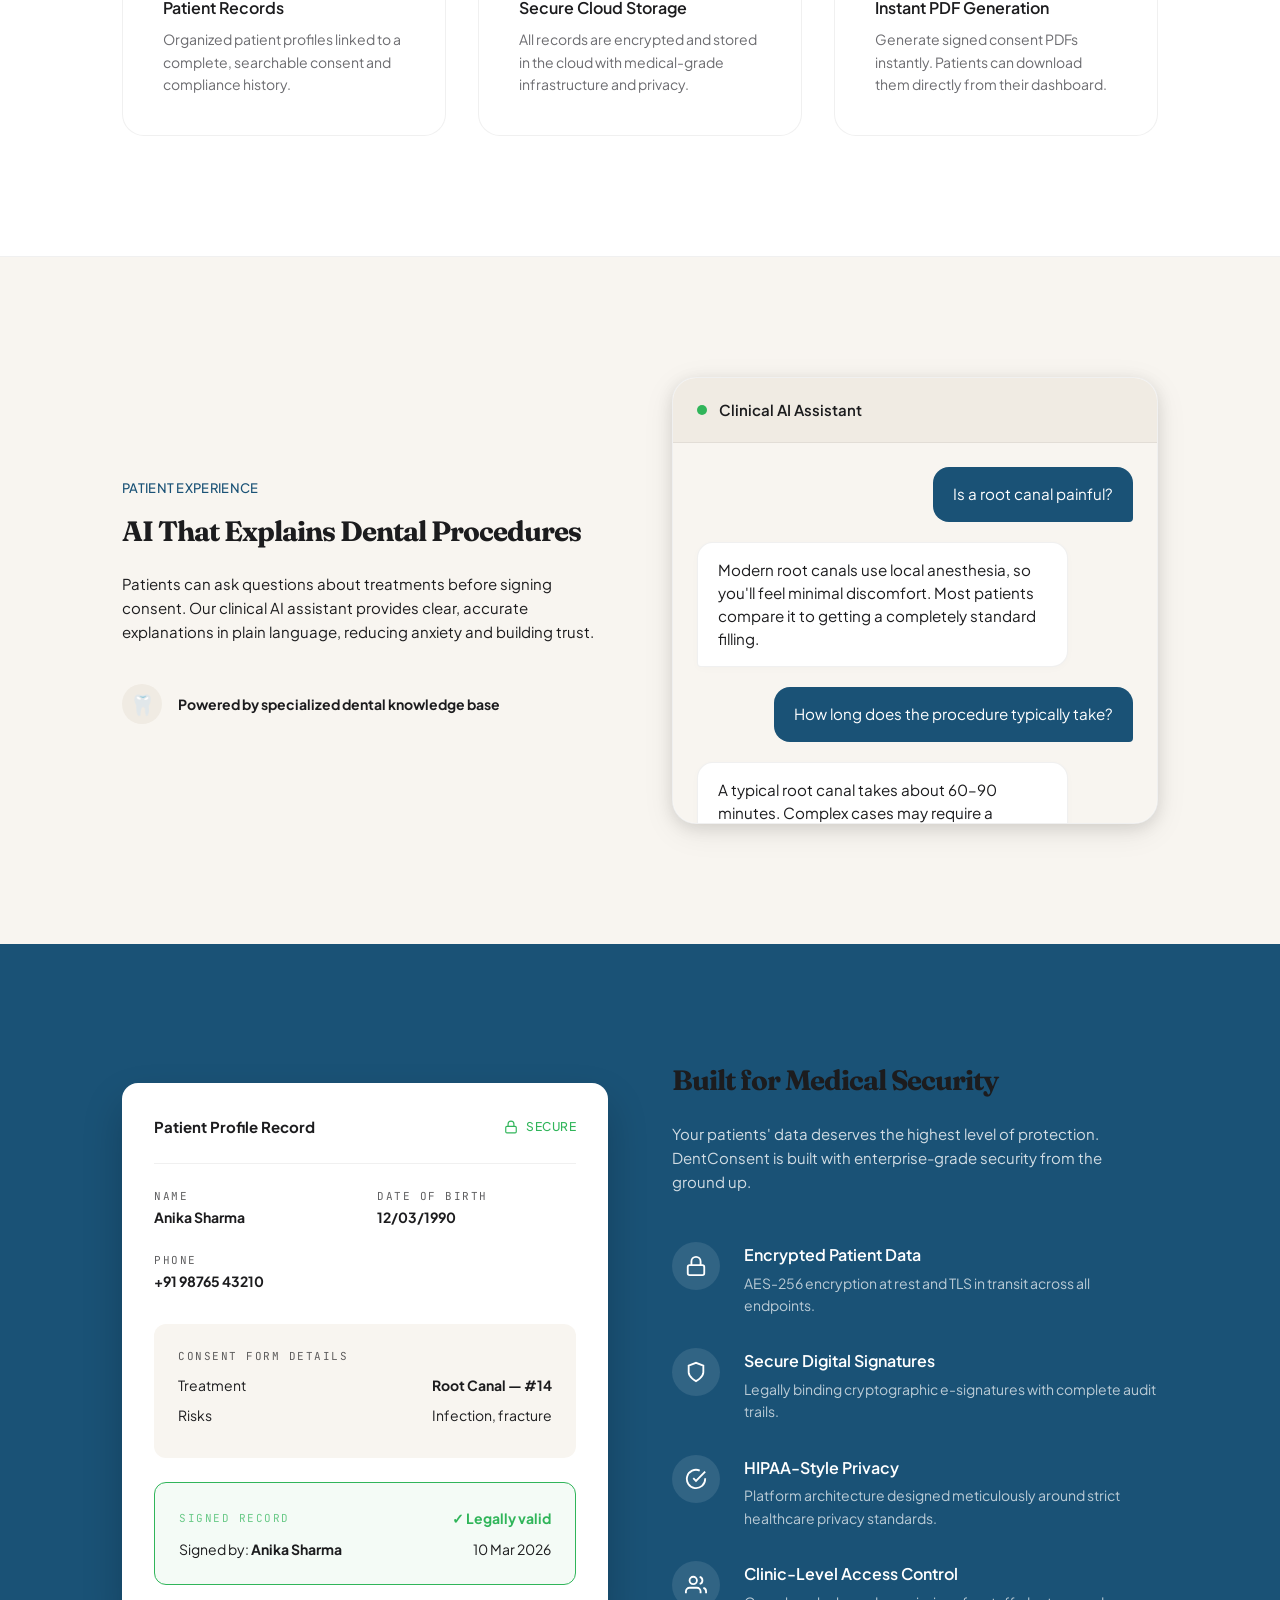
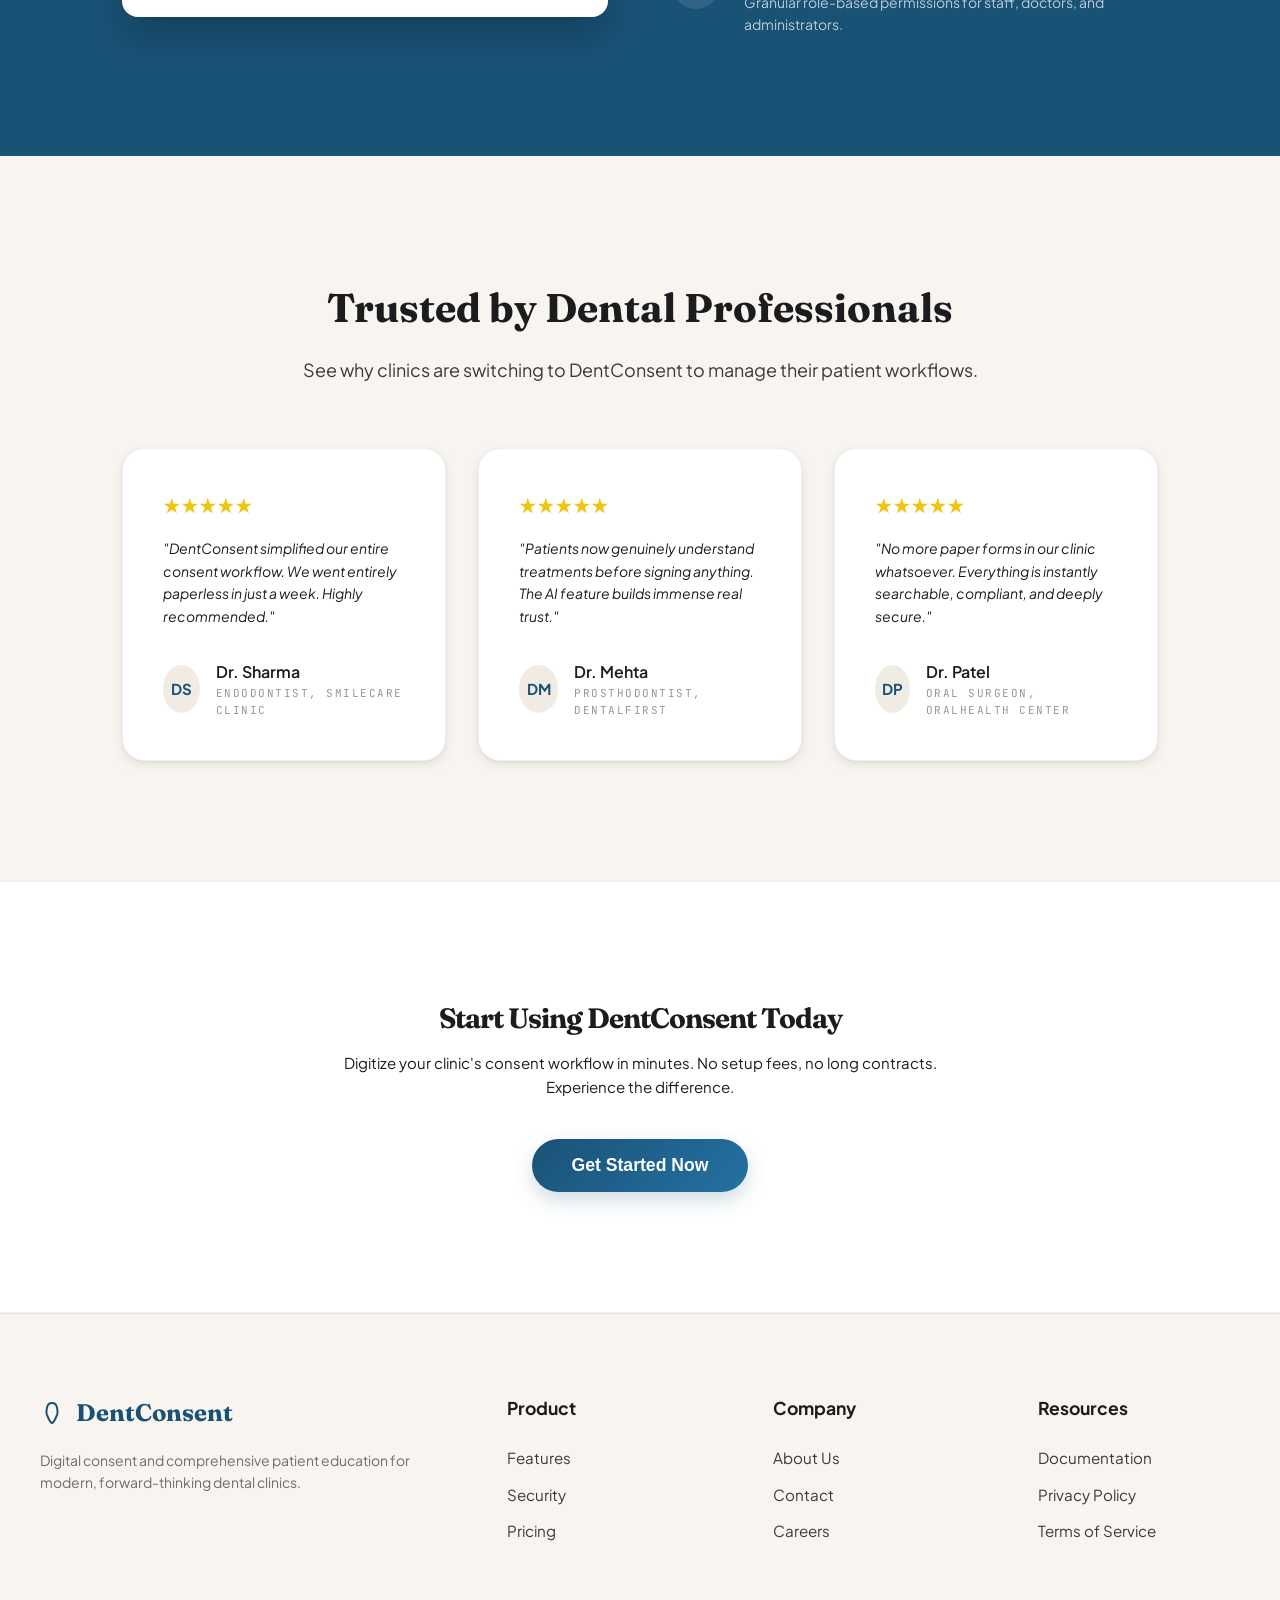
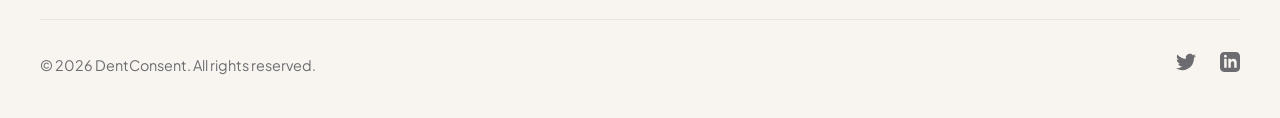
<file: messages.html>
<!DOCTYPE html>
<html lang="en">
<head>
    <meta charset="UTF-8">
    <meta name="viewport" content="width=device-width, initial-scale=1.0">
    <title>DentConsent | Messages</title>
    <link rel="stylesheet" href="css/global.css">
    <style>
        body { background: var(--bg-primary); }

        .messages-layout {
            display: flex;
            height: 100vh;
            overflow: hidden;
        }

        /* ── Sidebar: conversation list ── */
        .conv-sidebar {
            width: 320px;
            flex-shrink: 0;
            border-right: 1px solid var(--border-subtle);
            background: var(--surface-card);
            display: flex;
            flex-direction: column;
            overflow: hidden;
        }

        .conv-header {
            padding: 1.25rem 1.5rem;
            border-bottom: 1px solid var(--border-subtle);
            display: flex;
            align-items: center;
            justify-content: space-between;
            background: white;
        }

        .conv-list {
            flex: 1;
            overflow-y: auto;
        }

        .conv-item {
            display: flex;
            align-items: center;
            gap: 0.875rem;
            padding: 1rem 1.25rem;
            cursor: pointer;
            border-bottom: 1px solid var(--border-subtle);
            transition: background 0.15s;
        }

        .conv-item:hover { background: var(--bg-secondary); }
        .conv-item.active { background: var(--brand-primary-light); border-left: 3px solid var(--brand-primary); }

        .conv-avatar {
            width: 46px;
            height: 46px;
            border-radius: 50%;
            background: var(--brand-primary);
            color: white;
            display: flex;
            align-items: center;
            justify-content: center;
            font-size: 1.1rem;
            font-weight: 700;
            flex-shrink: 0;
            background-size: cover;
            background-position: center;
        }

        .conv-meta { flex: 1; min-width: 0; }
        .conv-name { font-weight: 700; font-size: 14px; color: var(--text-primary); }
        .conv-preview {
            font-size: 12px;
            color: var(--text-secondary);
            white-space: nowrap;
            overflow: hidden;
            text-overflow: ellipsis;
            margin-top: 2px;
        }
        .conv-time { font-size: 11px; color: var(--text-tertiary); white-space: nowrap; }

        /* ── Main chat area ── */
        .chat-area {
            flex: 1;
            display: flex;
            flex-direction: column;
            overflow: hidden;
        }

        .chat-header {
            padding: 1rem 1.75rem;
            border-bottom: 1px solid var(--border-subtle);
            display: flex;
            align-items: center;
            gap: 1rem;
            background: white;
            flex-shrink: 0;
        }

        .online-dot {
            width: 9px;
            height: 9px;
            border-radius: 50%;
            background: var(--success);
            flex-shrink: 0;
        }

        .messages-log {
            flex: 1;
            overflow-y: auto;
            padding: 1.5rem 2rem;
            display: flex;
            flex-direction: column;
            gap: 0.75rem;
            scroll-behavior: smooth;
        }

        .msg-bubble {
            max-width: 68%;
            padding: 0.875rem 1.125rem;
            line-height: 1.6;
            font-size: 0.9375rem;
            word-break: break-word;
            position: relative;
        }

        .msg-bubble.theirs {
            align-self: flex-start;
            background: var(--bg-secondary);
            border: 1px solid var(--border-subtle);
            border-radius: 18px 18px 18px 4px;
            color: var(--text-primary);
        }

        .msg-bubble.mine {
            align-self: flex-end;
            background: var(--brand-primary);
            color: white;
            border-radius: 18px 18px 4px 18px;
            box-shadow: var(--shadow-l1);
        }

        .msg-time {
            font-size: 10px;
            opacity: 0.6;
            margin-top: 4px;
            display: block;
        }

        .msg-name {
            font-size: 11px;
            font-weight: 700;
            margin-bottom: 4px;
            opacity: 0.6;
        }

        .date-divider {
            text-align: center;
            font-size: 11px;
            color: var(--text-tertiary);
            font-weight: 600;
            letter-spacing: 0.5px;
            text-transform: uppercase;
            padding: 0.5rem 0;
        }

        .chat-input-bar {
            flex-shrink: 0;
            padding: 1rem 1.75rem;
            border-top: 1px solid var(--border-subtle);
            background: white;
            display: flex;
            gap: 0.75rem;
            align-items: center;
        }

        .msg-input {
            flex: 1;
            padding: 0.75rem 1.25rem;
            border: 2px solid var(--border-subtle);
            border-radius: var(--radius-full);
            font-size: 0.9375rem;
            font-family: var(--font-body);
            background: var(--bg-secondary);
            outline: none;
            transition: border-color 0.2s;
        }

        .msg-input:focus {
            border-color: var(--brand-primary);
            background: white;
        }

        .send-msg-btn {
            width: 46px;
            height: 46px;
            border-radius: 50%;
            background: var(--brand-primary);
            color: white;
            border: none;
            cursor: pointer;
            display: flex;
            align-items: center;
            justify-content: center;
            flex-shrink: 0;
            transition: transform 0.2s, background 0.2s;
        }

        .send-msg-btn:hover { transform: scale(1.08); background: var(--brand-secondary); }
        .send-msg-btn:disabled { opacity: 0.4; cursor: not-allowed; transform: none; }

        /* Empty states */
        .empty-state {
            display: flex;
            flex-direction: column;
            align-items: center;
            justify-content: center;
            flex: 1;
            padding: 4rem 2rem;
            text-align: center;
            gap: 1rem;
        }

        .empty-icon {
            width: 80px;
            height: 80px;
            border-radius: 50%;
            background: var(--brand-primary-light);
            color: var(--brand-primary);
            display: flex;
            align-items: center;
            justify-content: center;
            font-size: 2rem;
        }

        /* No treatment state */
        .blocked-state {
            display: flex;
            flex-direction: column;
            align-items: center;
            justify-content: center;
            height: 100%;
            padding: 3rem 2rem;
            text-align: center;
            gap: 1rem;
        }

        @media (max-width: 768px) {
            .conv-sidebar {
                width: 100%;
                position: fixed;
                top: 0; left: 0; right: 0; bottom: 0;
                z-index: 10;
            }
            .conv-sidebar.hidden { display: none; }
            .chat-area { width: 100%; }
            .messages-log { padding: 1rem; }
            .chat-input-bar { padding: 0.75rem 1rem; }
            .back-to-conv-btn { display: flex; }
        }

        .back-to-conv-btn {
            display: none;
            align-items: center;
            gap: 0.5rem;
            background: none;
            border: none;
            color: var(--brand-primary);
            font-weight: 600;
            cursor: pointer;
            padding: 0;
        }
    </style>
</head>

<body class="screen-enter">
    <div class="messages-layout">

        <!-- Conversation Sidebar -->
        <aside class="conv-sidebar" id="convSidebar">
            <div class="conv-header">
                <div style="display: flex; align-items: center; gap: 0.75rem;">
                    <a href="#" onclick="goBack()" class="btn btn-ghost" style="padding: 0.4rem 0.75rem; font-size: 13px; gap: 0.4rem;">
                        <svg width="16" height="16" fill="none" stroke="currentColor" viewBox="0 0 24 24">
                            <path stroke-linecap="round" stroke-linejoin="round" stroke-width="2" d="M15 19l-7-7 7-7" />
                        </svg>
                        Back
                    </a>
                    <h2 class="title-m" style="margin:0;">Messages</h2>
                </div>
                <div class="label-s text-muted" id="convSubtitle">Your clinical conversations</div>
            </div>
            <div class="conv-list" id="convList">
                <div style="padding: 2rem; text-align: center;">
                    <div class="loading-spinner" style="margin: 0 auto 1rem;"></div>
                    <p class="body-s text-muted">Loading conversations...</p>
                </div>
            </div>
        </aside>

        <!-- Chat Area -->
        <main class="chat-area" id="chatArea">
            <!-- Empty / Select state -->
            <div class="empty-state" id="emptyState">
                <div class="empty-icon">💬</div>
                <h3 class="title-l">Select a conversation</h3>
                <p class="body-m text-secondary">Choose a conversation from the list to start messaging.</p>
            </div>

            <!-- Active Conversation (hidden until selected) -->
            <div id="activeChat" style="display: none; flex-direction: column; height: 100%;">
                <div class="chat-header">
                    <button class="back-to-conv-btn" id="backToConvBtn" onclick="showConvSidebar()">
                        <svg width="18" height="18" fill="none" stroke="currentColor" viewBox="0 0 24 24">
                            <path stroke-linecap="round" stroke-linejoin="round" stroke-width="2" d="M15 19l-7-7 7-7"/>
                        </svg>
                    </button>
                    <div class="conv-avatar" id="activeChatAvatar" style="width: 40px; height: 40px; font-size: 1rem;"></div>
                    <div style="flex: 1;">
                        <div class="title-m" id="activeChatName">-</div>
                        <div style="display: flex; align-items: center; gap: 0.4rem;">
                            <div class="online-dot"></div>
                            <span class="label-s text-secondary" id="activeChatRole">-</span>
                        </div>
                    </div>
                </div>
                <div class="messages-log" id="messagesLog"></div>
                <div class="chat-input-bar">
                    <input type="text" id="msgInput" class="msg-input"
                        placeholder="Type your message..."
                        onkeypress="if(event.key==='Enter') sendMsg()">
                    <button class="send-msg-btn" id="sendMsgBtn" onclick="sendMsg()">
                        <svg width="18" height="18" fill="currentColor" viewBox="0 0 16 16">
                            <path d="M15.854.146a.5.5 0 0 1 .11.54l-5.819 14.547a.75.75 0 0 1-1.329.124l-3.178-4.995L.643 7.184a.75.75 0 0 1 .124-1.33L15.314.037a.5.5 0 0 1 .54.11ZM6.636 10.07l2.761 4.338L14.13 2.576 6.636 10.07Zm6.787-8.201L1.591 6.602l4.339 2.76 7.494-7.493Z"/>
                        </svg>
                    </button>
                </div>
            </div>
        </main>

    </div>

    <script src="js/auth.js"></script>
    <script src="js/toast.js"></script>
    <script>
        const currentUser = Auth.requireAuth();
        const urlParams = new URLSearchParams(window.location.search);
        const withUserId = urlParams.get('with'); // optional: auto-open conversation

        let activeConvUserId = null;
        let pollInterval = null;
        let conversations = [];

        // ── Go back to correct dashboard ──
        function goBack() {
            if (currentUser.role === 'doctor') {
                window.location.href = 'doctor-dashboard.html';
            } else {
                window.location.href = 'patient-dashboard.html';
            }
        }

        // ── Init: load conversations based on role ──
        async function init() {
            const res = await Auth.apiCall(`get_treatments?user_id=${currentUser.id}&role=${currentUser.role}`);

            if (!res.success) {
                showBlocked('Could not load your treatment data. Please try again.');
                return;
            }

            const treatments = res.data?.treatments || res.data || [];

            if (!treatments || treatments.length === 0) {
                showBlocked(
                    currentUser.role === 'patient'
                        ? 'You have no assigned treatments yet. A doctor will be able to message you once a treatment has been assigned.'
                        : 'You have no assigned patients yet. Assign a treatment to a patient to start messaging.'
                );
                return;
            }

            // Build unique conversation partners from treatments
            const seen = new Set();
            conversations = [];

            treatments.forEach(t => {
                const partnerId = currentUser.role === 'patient' ? t.doctor_id : t.patient_id;
                const partnerName = currentUser.role === 'patient' ? t.doctor_name : t.patient_name;
                const partnerImage = currentUser.role === 'patient' ? t.doctor_image : t.patient_image;

                if (partnerId && !seen.has(partnerId)) {
                    seen.add(partnerId);
                    conversations.push({
                        userId: partnerId,
                        fullName: partnerName || (currentUser.role === 'patient' ? 'Doctor' : 'Patient'),
                        image: partnerImage,
                        role: currentUser.role === 'patient' ? 'doctor' : 'patient',
                        lastMessage: null,
                        lastTime: null
                    });
                }
            });

            // Load last messages for each conversation
            await loadLastMessages();
            renderConvList();

            // Auto-open if ?with=USER_ID param provided
            if (withUserId) {
                const conv = conversations.find(c => c.userId == withUserId);
                if (conv) openConversation(conv.userId);
            }
        }

        async function loadLastMessages() {
            for (const conv of conversations) {
                try {
                    const res = await Auth.apiCall(`get_messages?user1_id=${currentUser.id}&user2_id=${conv.userId}`);
                    if (res.success && res.data?.messages?.length > 0) {
                        const msgs = res.data.messages;
                        const last = msgs[msgs.length - 1];
                        conv.lastMessage = last.message;
                        conv.lastTime = last.created_at;
                    }
                } catch(e) {}
            }

            // Sort by most recent
            conversations.sort((a,b) => {
                if (!a.lastTime) return 1;
                if (!b.lastTime) return -1;
                return new Date(b.lastTime) - new Date(a.lastTime);
            });
        }

        function renderConvList() {
            const list = document.getElementById('convList');

            if (conversations.length === 0) {
                list.innerHTML = `<div style="padding: 2rem; text-align: center; color: var(--text-secondary); font-size: 14px;">No conversations yet.</div>`;
                return;
            }

            list.innerHTML = conversations.map(conv => {
                const initial = (conv.fullName || '?').charAt(0).toUpperCase();
                const time = conv.lastTime ? formatTime(conv.lastTime) : '';
                const preview = conv.lastMessage
                    ? (conv.lastMessage.length > 40 ? conv.lastMessage.substring(0, 40) + '…' : conv.lastMessage)
                    : 'Start a conversation';

                const isActive = conv.userId == activeConvUserId ? 'active' : '';
                const roleLabel = conv.role === 'doctor' ? '🩺 Doctor' : '👤 Patient';

                return `
                    <div class="conv-item ${isActive}" onclick="openConversation(${conv.userId})" id="conv-${conv.userId}">
                        <div class="conv-avatar" id="convAvatar-${conv.userId}"
                            ${conv.image ? `style="background-image: url('${Auth.getFullUrl(conv.image)}'); color: transparent;"` : ''}>
                            ${conv.image ? '' : initial}
                        </div>
                        <div class="conv-meta">
                            <div style="display: flex; justify-content: space-between; align-items: center;">
                                <div class="conv-name">${conv.fullName}</div>
                                <div class="conv-time">${time}</div>
                            </div>
                            <div class="conv-preview">${preview}</div>
                            <div style="font-size: 10px; color: var(--brand-primary); font-weight: 600; margin-top: 2px;">${roleLabel}</div>
                        </div>
                    </div>
                `;
            }).join('');
        }

        async function openConversation(userId) {
            activeConvUserId = userId;
            const conv = conversations.find(c => c.userId == userId);

            // Mobile: hide sidebar
            if (window.innerWidth <= 768) {
                document.getElementById('convSidebar').classList.add('hidden');
            }

            // Update active state in list
            document.querySelectorAll('.conv-item').forEach(el => el.classList.remove('active'));
            const convEl = document.getElementById(`conv-${userId}`);
            if (convEl) convEl.classList.add('active');

            // Update chat header
            const initial = (conv?.fullName || '?').charAt(0).toUpperCase();
            const avatarEl = document.getElementById('activeChatAvatar');
            avatarEl.textContent = initial;
            avatarEl.style.backgroundImage = '';
            if (conv?.image) {
                avatarEl.style.backgroundImage = `url('${Auth.getFullUrl(conv.image)}')`;
                avatarEl.style.backgroundSize = 'cover';
                avatarEl.style.backgroundPosition = 'center';
                avatarEl.textContent = '';
            }
            document.getElementById('activeChatName').textContent = conv?.fullName || 'Unknown';
            document.getElementById('activeChatRole').textContent = conv?.role === 'doctor' ? 'Your Dental Specialist' : 'Patient';

            // Show active chat panel
            document.getElementById('emptyState').style.display = 'none';
            const activePanel = document.getElementById('activeChat');
            activePanel.style.display = 'flex';

            // Load messages
            await loadMessages(userId);

            // Start polling for new messages every 5s
            if (pollInterval) clearInterval(pollInterval);
            pollInterval = setInterval(() => loadMessages(userId, true), 5000);

            // Focus input
            document.getElementById('msgInput').focus();
        }

        async function loadMessages(userId, silent = false) {
            try {
                const res = await Auth.apiCall(`get_messages?user1_id=${currentUser.id}&user2_id=${userId}`);
                if (!res.success) return;

                const messages = res.data?.messages || [];
                renderMessages(messages);
            } catch(e) {
                if (!silent) showToast('Could not load messages.', 'error');
            }
        }

        function renderMessages(messages) {
            const log = document.getElementById('messagesLog');
            const wasAtBottom = log.scrollHeight - log.scrollTop - log.clientHeight < 60;

            let html = '';
            let lastDate = null;

            messages.forEach(msg => {
                const msgDate = new Date(msg.created_at).toLocaleDateString();
                if (msgDate !== lastDate) {
                    html += `<div class="date-divider">${formatDate(msg.created_at)}</div>`;
                    lastDate = msgDate;
                }

                const ismine = msg.sender_id == currentUser.id;
                const time = new Date(msg.created_at).toLocaleTimeString([], { hour: '2-digit', minute: '2-digit' });

                html += `
                    <div class="msg-bubble ${ismine ? 'mine' : 'theirs'}">
                        ${msg.message}
                        <span class="msg-time">${time}</span>
                    </div>
                `;
            });

            if (!html) {
                html = `<div style="text-align: center; color: var(--text-tertiary); font-size: 13px; padding: 2rem;">No messages yet. Send the first one!</div>`;
            }

            log.innerHTML = html;
            if (wasAtBottom || messages.length < 5) {
                log.scrollTop = log.scrollHeight;
            }
        }

        async function sendMsg() {
            const input = document.getElementById('msgInput');
            const message = input.value.trim();
            if (!message || !activeConvUserId) return;

            const btn = document.getElementById('sendMsgBtn');
            input.value = '';
            btn.disabled = true;

            try {
                const res = await Auth.apiCall('send_message', {
                    method: 'POST',
                    body: JSON.stringify({
                        sender_id: currentUser.id,
                        receiver_id: activeConvUserId,
                        message: message
                    })
                });

                if (res.success) {
                    await loadMessages(activeConvUserId, true);
                    // Update conversation preview
                    const conv = conversations.find(c => c.userId == activeConvUserId);
                    if (conv) {
                        conv.lastMessage = message;
                        conv.lastTime = new Date().toISOString();
                        renderConvList();
                    }
                } else {
                    showToast('Message failed to send.', 'error');
                    input.value = message;
                }
            } catch (e) {
                showToast('Network error. Please try again.', 'error');
                input.value = message;
            } finally {
                btn.disabled = false;
                input.focus();
            }
        }

        function showBlocked(reason) {
            document.getElementById('convList').innerHTML = `
                <div class="blocked-state">
                    <div class="empty-icon" style="width: 60px; height: 60px; background: rgba(239,68,68,0.1); color: var(--error);">🔒</div>
                    <h3 class="title-m">No conversations available</h3>
                    <p class="body-s text-secondary">${reason}</p>
                    <a href="${currentUser.role === 'doctor' ? 'doctor-dashboard.html' : 'patient-dashboard.html'}" class="btn btn-outline" style="margin-top: 1rem;">Back to Dashboard</a>
                </div>
            `;
        }

        function showConvSidebar() {
            document.getElementById('convSidebar').classList.remove('hidden');
        }

        function formatTime(dateStr) {
            const d = new Date(dateStr);
            const now = new Date();
            const diff = now - d;
            if (diff < 86400000) return d.toLocaleTimeString([], { hour: '2-digit', minute: '2-digit' });
            if (diff < 604800000) return d.toLocaleDateString([], { weekday: 'short' });
            return d.toLocaleDateString([], { month: 'short', day: 'numeric' });
        }

        function formatDate(dateStr) {
            const d = new Date(dateStr);
            const now = new Date();
            const diff = Math.floor((now - d) / 86400000);
            if (diff === 0) return 'Today';
            if (diff === 1) return 'Yesterday';
            return d.toLocaleDateString([], { weekday: 'long', month: 'long', day: 'numeric' });
        }

        // Clean up polling on page leave
        window.addEventListener('beforeunload', () => {
            if (pollInterval) clearInterval(pollInterval);
        });

        // Run
        init();
    </script>
</body>
</html>
</file>
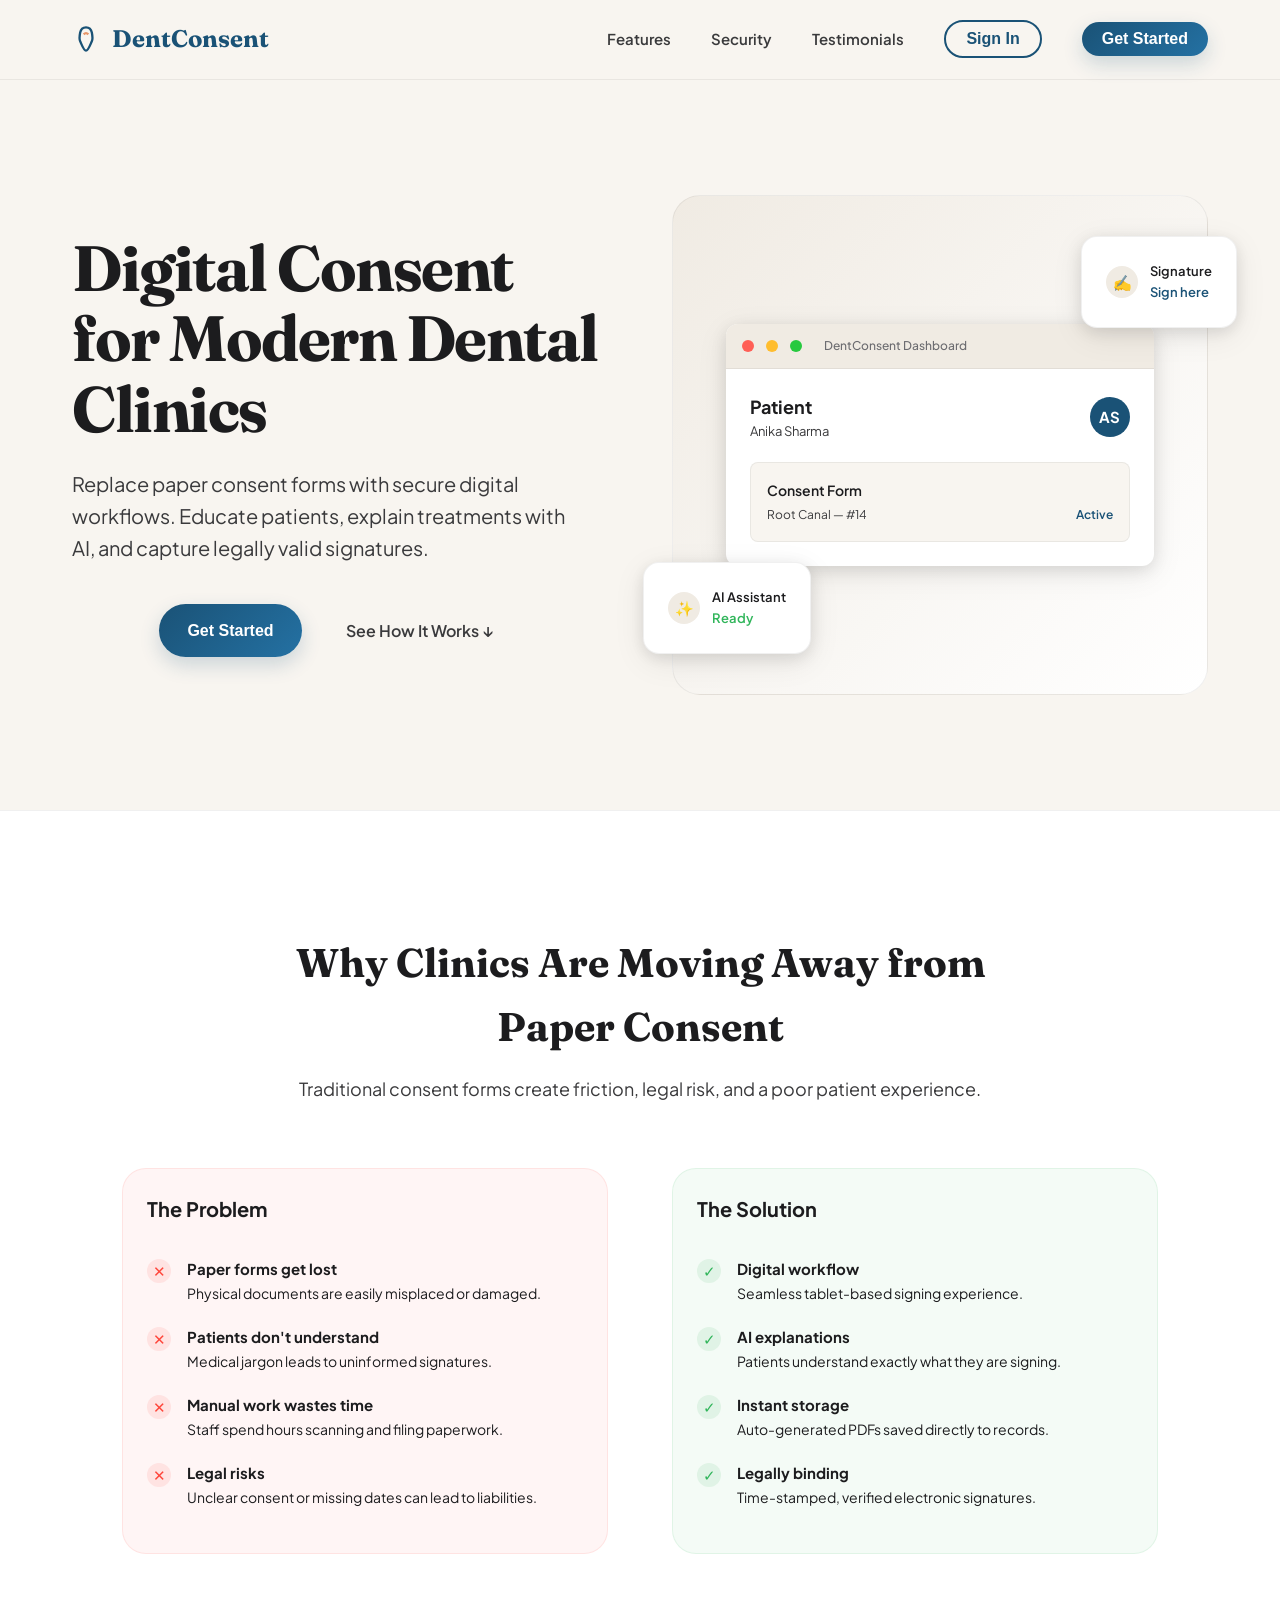
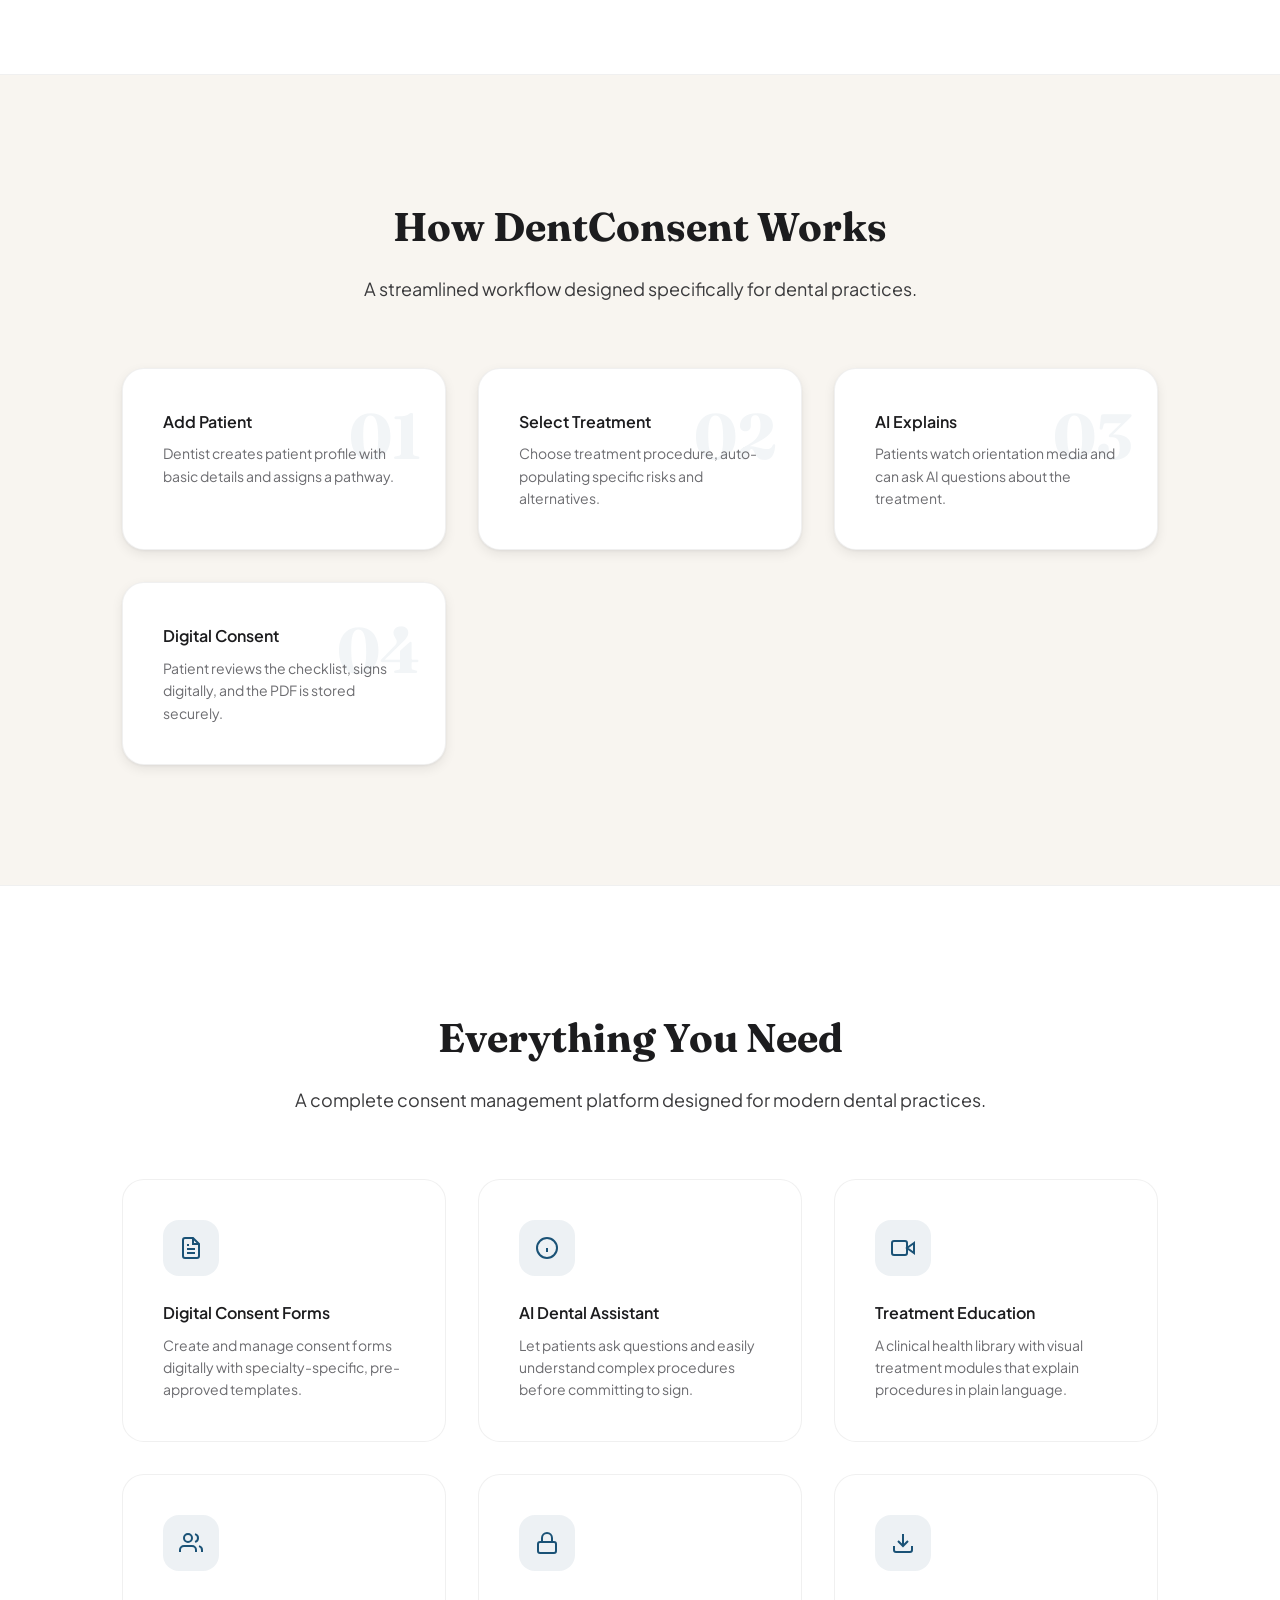
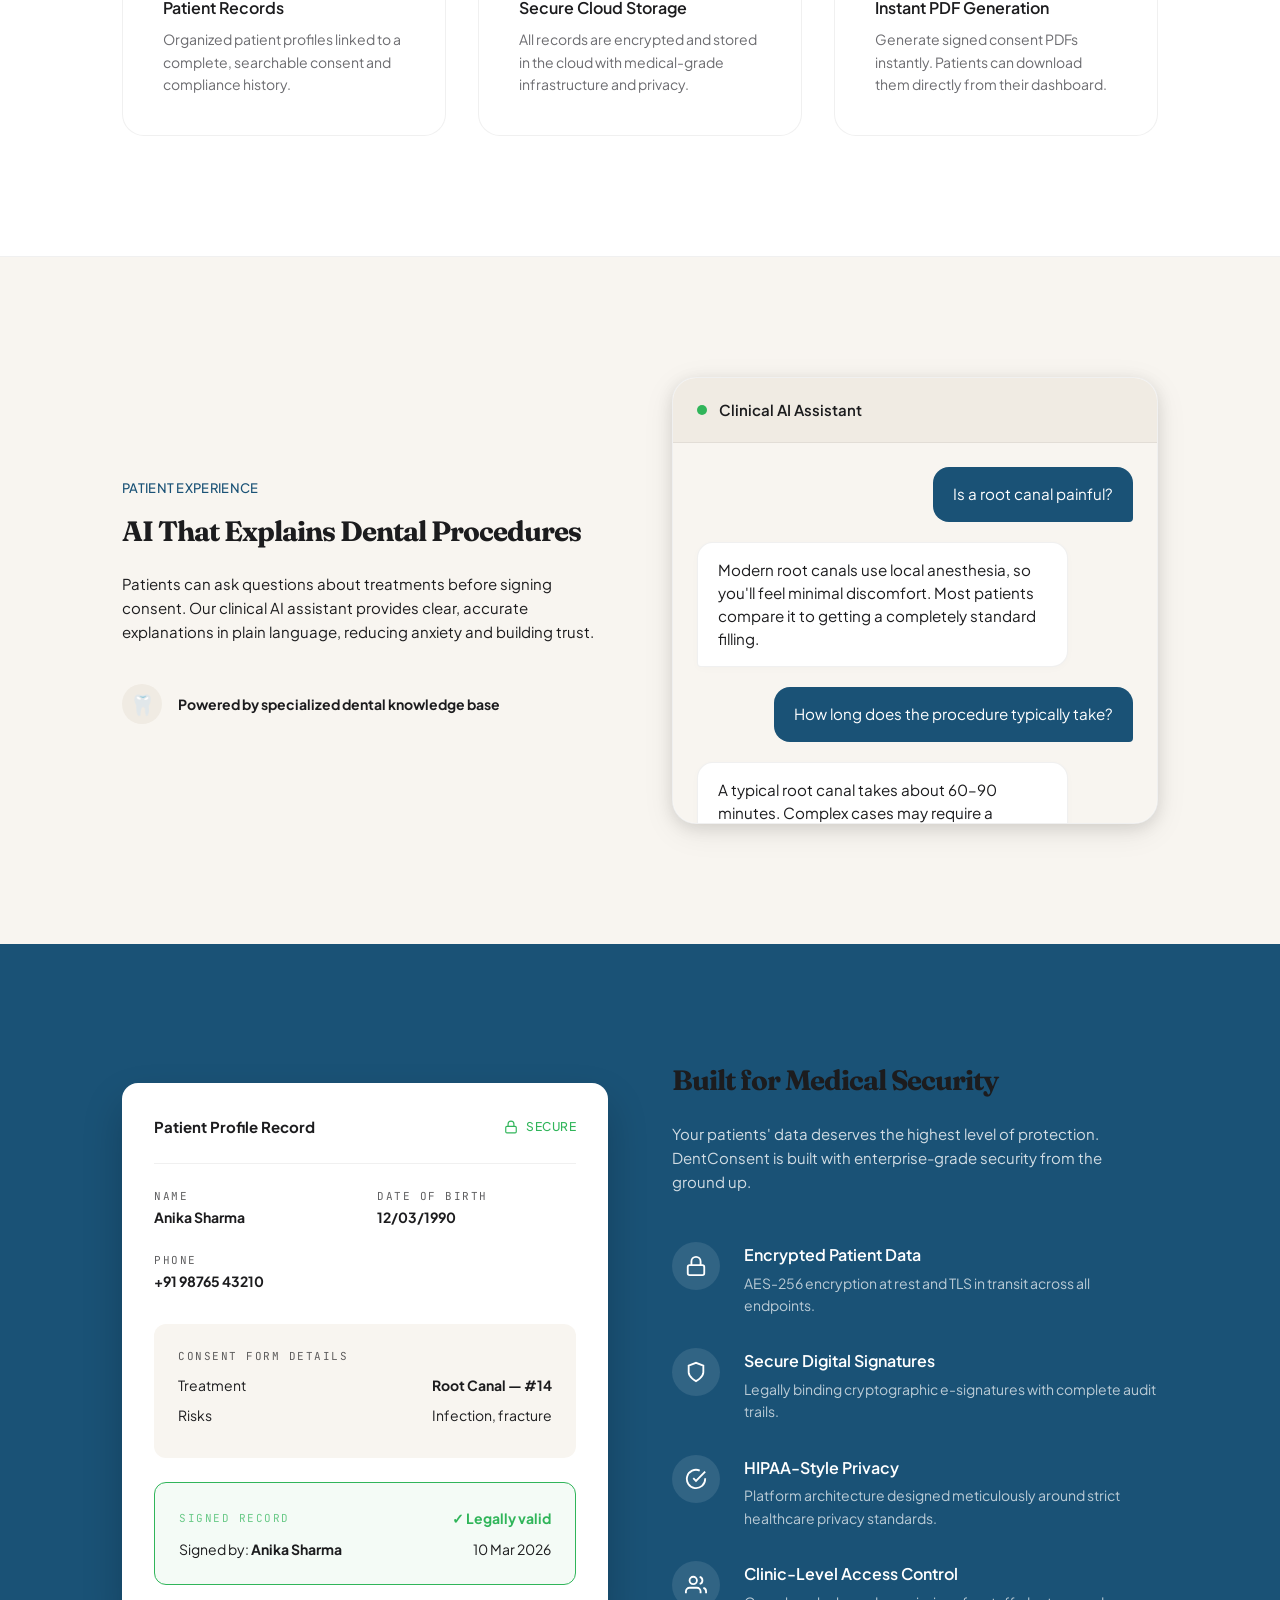
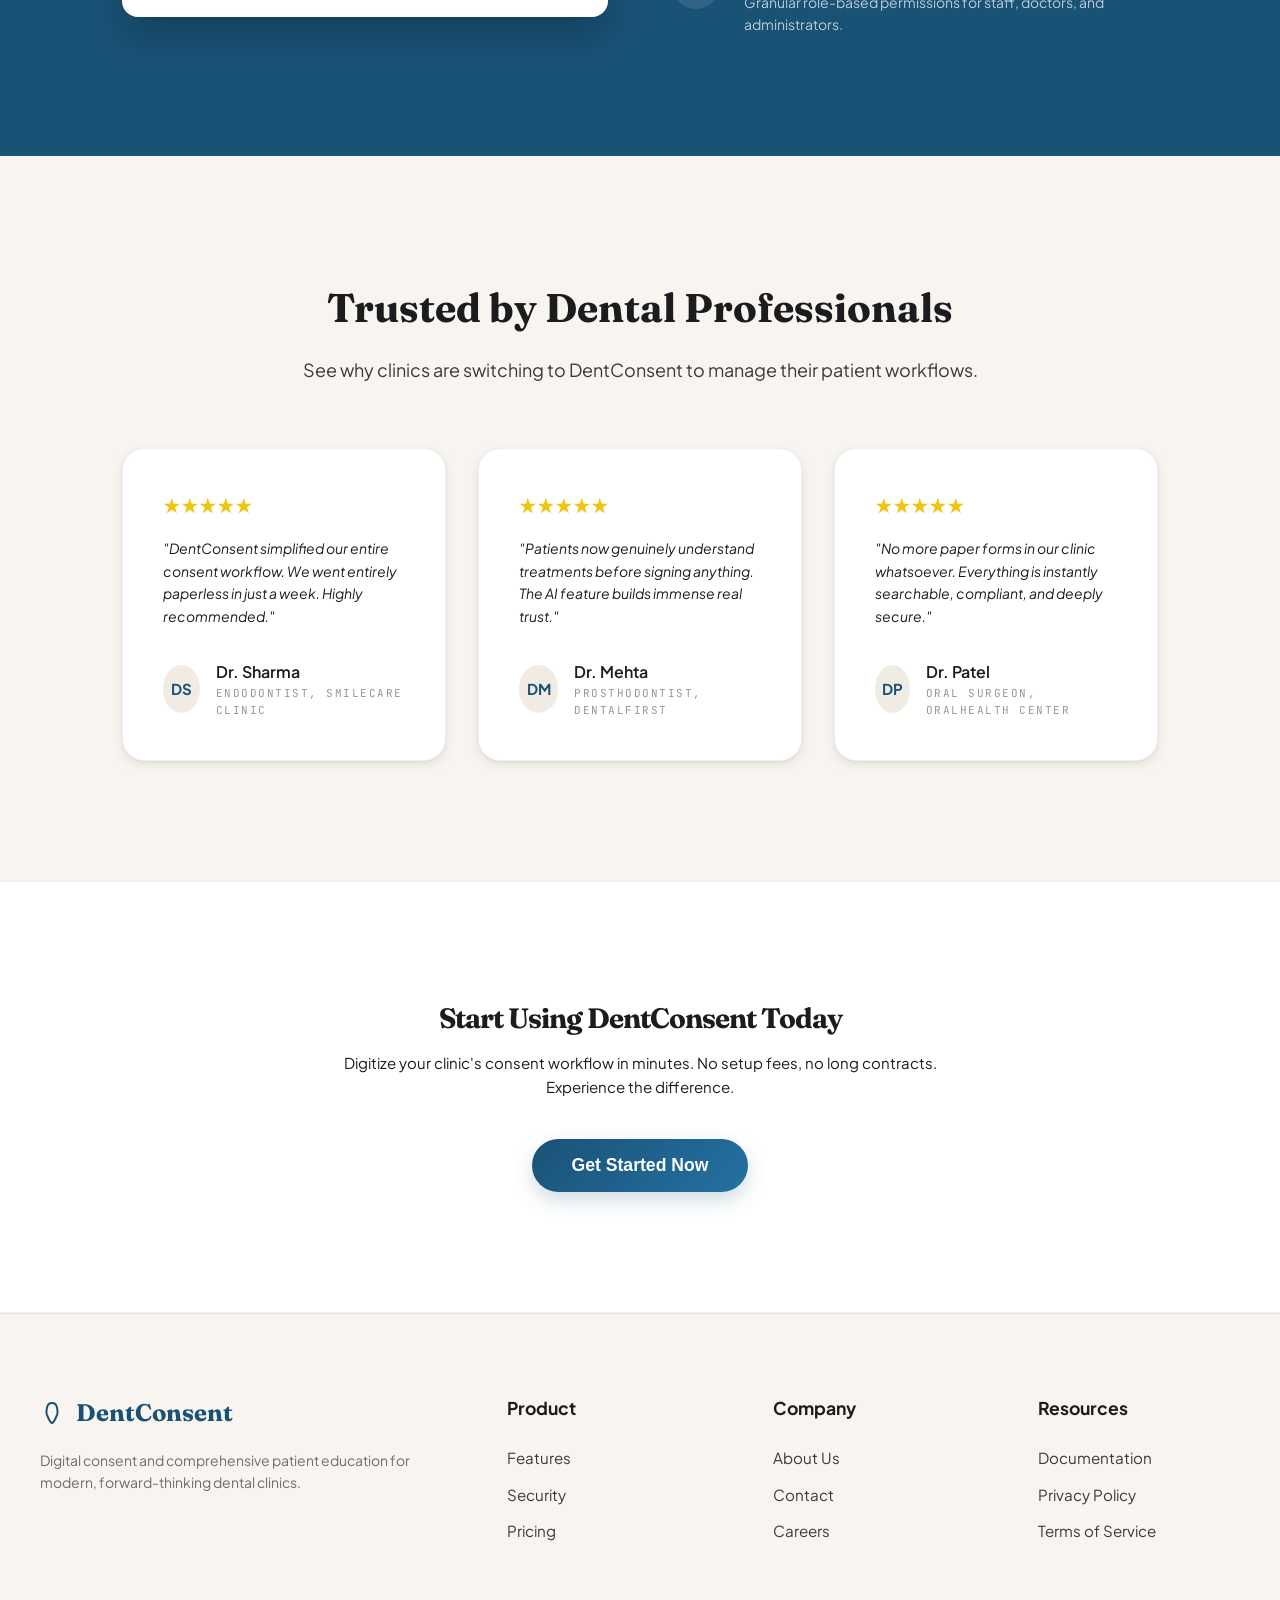
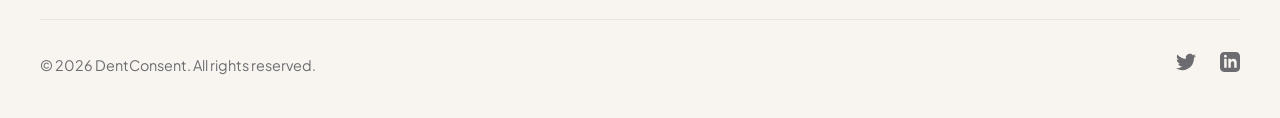
<file: patient-dashboard.html>
<!DOCTYPE html>
<html lang="en">

<head>
    <meta charset="UTF-8">
    <meta name="viewport" content="width=device-width, initial-scale=1.0">
    <title>DentConsent | Patient Journey</title>
    <link rel="stylesheet" href="css/global.css">
    <style>
        /* Specific extensions for Patient Dashboard */
        .journey-hero {
            background: linear-gradient(135deg, var(--surface-card) 0%, var(--bg-secondary) 100%);
            padding: 3rem;
            border-radius: var(--radius-xl);
            display: flex;
            align-items: center;
            gap: 4rem;
            margin-bottom: 3rem;
            position: relative;
            overflow: hidden;
            border: 1px solid var(--border-subtle);
        }

        .journey-hero::before {
            content: '';
            position: absolute;
            top: -50%;
            left: -50%;
            width: 200%;
            height: 200%;
            background: radial-gradient(circle at center, var(--brand-primary-light) 0%, transparent 60%);
            opacity: 0.03;
            pointer-events: none;
        }

        .action-grid {
            display: grid;
            grid-template-columns: repeat(auto-fit, minmax(260px, 1fr));
            gap: 2rem;
            margin-bottom: 4rem;
        }

        .action-card {
            padding: 2.5rem 2rem;
            text-align: center;
            cursor: pointer;
            transition: all 0.4s var(--spring-ease);
        }

        .action-card .icon-wrapper {
            width: 64px;
            height: 64px;
            border-radius: 20px;
            background: var(--bg-secondary);
            color: var(--brand-primary);
            display: flex;
            align-items: center;
            justify-content: center;
            margin: 0 auto 1.5rem;
            transition: all 0.4s var(--spring-ease);
        }

        .action-card:hover .icon-wrapper {
            background: var(--brand-primary);
            color: white;
            transform: scale(1.1) rotate(-5deg);
        }

        /* Circular Progress Styling */
        .progress-svg {
            transform: rotate(-90deg);
        }

        .progress-bg {
            stroke: var(--border-subtle);
        }

        .progress-bar {
            stroke: var(--brand-primary);
            stroke-linecap: round;
            transition: stroke-dashoffset 1s var(--spring-ease);
        }

        /* ══════════════════════════════════════════════════════════════
           Mobile Bottom Nav — hidden on desktop
           ══════════════════════════════════════════════════════════════ */
        .mobile-bottom-nav {
            display: none;
        }

        /* ══════════════════════════════════════════════════════════════
           MOBILE RESPONSIVE OVERRIDES — max-width: 768px
           ══════════════════════════════════════════════════════════════ */
        @media (max-width: 768px) {

            /* ── General: no horizontal scroll ── */
            body,
            .dashboard-wrapper,
            .main-content {
                overflow-x: hidden;
            }

            /* ── Disable hover-lift on touch ── */
            .glass-card:hover {
                transform: none;
                box-shadow: var(--shadow-l1);
            }

            /* ── Dashboard wrapper: column layout ── */
            .dashboard-wrapper {
                flex-direction: column;
            }

            /* ── Sidebar: hidden on mobile ── */
            .sidebar {
                display: none;
            }

            /* ── Mobile bottom nav: show as fixed tab bar ── */
            .mobile-bottom-nav {
                display: flex;
                position: fixed;
                bottom: 0;
                left: 0;
                right: 0;
                background: var(--surface-card);
                border-top: 1px solid var(--border-subtle);
                box-shadow: 0 -4px 20px rgba(0, 0, 0, 0.08);
                z-index: 200;
                padding: 0;
                border-radius: 0;
            }

            .mobile-bottom-nav .mobile-nav-item {
                flex: 1;
                display: flex;
                flex-direction: column;
                align-items: center;
                justify-content: center;
                gap: 3px;
                padding: 0.625rem 0.25rem;
                color: var(--text-tertiary);
                text-decoration: none;
                font-size: 10px;
                font-weight: 600;
                min-height: 56px;
                transition: color 0.25s ease;
                border-radius: 0;
                background: none;
                box-shadow: none;
                margin: 0;
            }

            .mobile-bottom-nav .mobile-nav-item.active {
                color: var(--brand-primary);
                background: none;
                box-shadow: none;
            }

            .mobile-bottom-nav .mobile-nav-item:hover {
                background: transparent;
                color: var(--brand-primary);
                transform: none;
                box-shadow: none;
            }

            /* ── Main content: reduced padding + room for tab bar ── */
            .main-content {
                padding: 1rem 1rem 5.5rem;
                max-width: 100%;
            }

            /* ── Top bar: sticky + compact ── */
            .top-bar {
                flex-wrap: wrap;
                gap: 0.5rem;
                margin-bottom: 1.5rem;
                position: sticky;
                top: 0;
                background: var(--bg-primary);
                z-index: 50;
                padding: 0.75rem 0;
            }

            /* ── Typography: scale down on mobile ── */
            .display-xl {
                font-size: clamp(1.375rem, 5.5vw, 2rem);
                letter-spacing: -0.75px;
            }

            .display-l {
                font-size: clamp(1.25rem, 5vw, 1.75rem);
                letter-spacing: -0.5px;
            }

            h1, .h1 { font-size: clamp(1.375rem, 5.5vw, 2rem); }
            h2, .h2 { font-size: clamp(1.25rem, 5vw, 1.75rem); }

            /* ── Minimum tap target for all buttons ── */
            .btn {
                min-height: 44px;
            }

            /* ── Journey Hero: stack vertically on mobile ── */
            .journey-hero {
                flex-direction: column;
                gap: 1.5rem;
                padding: 1.5rem;
                margin-bottom: 1.5rem;
            }

            /* ── Action Grid: single column ── */
            .action-grid {
                grid-template-columns: 1fr;
                gap: 1rem;
                margin-bottom: 2rem;
            }

            .action-card {
                padding: 1.5rem 1.25rem;
            }

            /* ── Pathways: compact header ── */
            #pathways-content .glass-card > div:first-child {
                padding: 1.5rem !important;
                flex-direction: column !important;
                align-items: flex-start !important;
                gap: 0.5rem;
            }

            /* Allow overflow-x wrapper to reflow ── */
            #pathways-content .glass-card > div[style*="overflow-x"] {
                overflow-x: visible !important;
            }

            /* ── Treatment table → stacked cards ── */
            #pathways-content table {
                display: block;
                width: 100%;
            }

            #pathways-content thead {
                display: none;
            }

            #pathways-content tbody {
                display: flex;
                flex-direction: column;
                gap: 1rem;
                padding: 1rem;
            }

            #pathways-content tbody tr {
                display: block;
                background: var(--surface-card);
                border-radius: var(--radius-m);
                border: 1px solid var(--border-subtle);
                box-shadow: var(--shadow-l1);
            }

            #pathways-content tbody td {
                display: flex;
                align-items: center;
                padding: 0.75rem 1rem !important;
                text-align: left !important;
                border-bottom: 1px solid var(--border-subtle);
            }

            #pathways-content tbody tr > td:last-child {
                border-bottom: none;
                justify-content: flex-start;
            }

            #pathways-content tbody td .btn {
                width: 100%;
            }

            /* ── Vault grid: single column ── */
            #vaultGrid {
                grid-template-columns: 1fr !important;
                gap: 1.25rem !important;
            }

            /* ── Vault hero banner: compact padding ── */
            #vault-content > .glass-card:first-child {
                padding: 1.75rem 1.25rem !important;
                margin-bottom: 1.5rem !important;
            }

            #vault-content > .glass-card:first-child .display-l {
                font-size: clamp(1.25rem, 5vw, 1.75rem);
                margin-bottom: 0.75rem !important;
            }

            #vault-content > .glass-card:first-child .body-l {
                font-size: 14px;
                margin-bottom: 1.5rem !important;
            }

            /* Vault search bar: full width ── */
            #vault-content > .glass-card:first-child .glass-card {
                max-width: 100% !important;
            }

            /* ── Vault filter chips: wrap ── */
            .segmented-control {
                display: flex;
                flex-wrap: wrap;
                gap: 0.5rem;
            }

            /* ── Profile section: single column ── */
            #profile-content > div {
                grid-template-columns: 1fr !important;
                gap: 2rem !important;
            }

            #profile-content > div > .glass-card:first-child {
                padding: 2rem 1.25rem !important;
                height: auto !important;
            }

            #profileAvatarBig {
                width: 120px !important;
                height: 120px !important;
                font-size: 2.5rem !important;
                margin-bottom: 1.5rem !important;
            }

            #profile-content > div > .glass-card:last-child {
                padding: 1.5rem !important;
            }

            /* Profile 2-col form grid → 1 column ── */
            .profile-form-grid {
                grid-template-columns: 1fr !important;
                gap: 0 !important;
            }

            /* Allergies card: stack icon + text ── */
            .profile-allergies-card {
                flex-direction: column !important;
                gap: 1rem !important;
                padding: 1.5rem !important;
            }

            /* ── Video modal: bottom sheet on mobile ── */
            #videoModal {
                padding: 0 !important;
                align-items: flex-end !important;
            }

            #videoModal > .glass-card {
                max-width: 100% !important;
                width: 100% !important;
                border-radius: var(--radius-l) var(--radius-l) 0 0 !important;
                max-height: 95vh;
                overflow-y: auto;
            }

            #videoModal > .glass-card > div:first-child {
                padding: 1rem 1.25rem !important;
            }

            #videoModal .btn {
                min-height: 44px;
                min-width: 44px;
            }

            /* ── Consent modal: bottom sheet on mobile ── */
            #consentModal {
                padding: 0 !important;
                align-items: flex-end !important;
            }

            #consentModal > .glass-card {
                max-width: 100% !important;
                width: 100% !important;
                border-radius: var(--radius-l) var(--radius-l) 0 0 !important;
                max-height: 90vh !important;
                padding: 1.75rem 1.25rem !important;
                overflow-y: auto !important;
            }

            #consentModal .btn {
                min-height: 44px;
            }

            /* Consent list items: stack button below text ── */
            #consentList .glass-card {
                flex-direction: column !important;
                align-items: flex-start !important;
                gap: 1rem !important;
                padding: 1.25rem !important;
            }

            #consentList .glass-card .btn {
                width: 100%;
                justify-content: center;
            }
        }
    </style>
</head>

<body class="screen-enter">
    <div class="dashboard-wrapper">
        <!-- Sidebar Navigation -->
        <aside class="sidebar">
            <div class="sidebar-brand">
                <div class="logo-tooth" style="width: 32px; height: 32px;"></div>
                <span>DentConsent</span>
            </div>

            <nav class="sidebar-nav">
                <a href="#" class="sidebar-link active" onclick="switchNav(this, 'overview')">
                    <svg width="20" height="20" fill="none" stroke="currentColor" viewBox="0 0 24 24">
                        <path stroke-linecap="round" stroke-linejoin="round" stroke-width="2"
                            d="M3 12l2-2m0 0l7-7 7 7M5 10v10a1 1 0 001 1h3m10-11l2 2m-2-2v10a1 1 0 01-1 1h-3m-6 0a1 1 0 001-1v-4a1 1 0 011-1h2a1 1 0 011 1v4a1 1 0 001 1m-6 0h6" />
                    </svg>
                    <span>Overview</span>
                </a>
                <a href="#" class="sidebar-link" onclick="switchNav(this, 'pathways')">
                    <svg width="20" height="20" fill="none" stroke="currentColor" viewBox="0 0 24 24">
                        <path stroke-linecap="round" stroke-linejoin="round" stroke-width="2"
                            d="M9 5H7a2 2 0 00-2 2v12a2 2 0 002 2h10a2 2 0 002-2V7a2 2 0 00-2-2h-2M9 5a2 2 0 002 2h2a2 2 0 002-2M9 5a2 2 0 012-2h2a2 2 0 012 2m-3 7h3m-3 4h3m-6-4h.01M9 16h.01" />
                    </svg>
                    <span>Treatments</span>
                </a>
                <a href="#" class="sidebar-link" onclick="switchNav(this, 'vault')">
                    <svg width="20" height="20" fill="none" stroke="currentColor" viewBox="0 0 24 24">
                        <path stroke-linecap="round" stroke-linejoin="round" stroke-width="2"
                            d="M12 6.253v13m0-13C10.832 5.477 9.246 5 7.5 5S4.168 5.477 3 6.253v13C4.168 18.477 5.754 18 7.5 18s3.332.477 4.5 1.253m0-13C13.168 5.477 14.754 5 16.5 5c1.747 0 3.332.477 4.5 1.253v13C19.832 18.477 18.247 18 16.5 18c-1.746 0-3.332.477-4.5 1.253" />
                    </svg>
                    <span>Health Library</span>
                </a>
                <a href="messages.html" class="sidebar-link">
                    <svg width="20" height="20" fill="none" stroke="currentColor" viewBox="0 0 24 24">
                        <path stroke-linecap="round" stroke-linejoin="round" stroke-width="2"
                            d="M3 8l7.89 5.26a2 2 0 002.22 0L21 8M5 19h14a2 2 0 002-2V7a2 2 0 00-2-2H5a2 2 0 00-2 2v10a2 2 0 002 2z" />
                    </svg>
                    <span>Messages</span>
                </a>
                <a href="chat.html" class="sidebar-link">
                    <svg width="20" height="20" fill="none" stroke="currentColor" viewBox="0 0 24 24">
                        <path stroke-linecap="round" stroke-linejoin="round" stroke-width="2"
                            d="M8 10h.01M12 10h.01M16 10h.01M9 16H5a2 2 0 01-2-2V6a2 2 0 012-2h14a2 2 0 012 2v8a2 2 0 01-2 2h-5l-5 5v-5z" />
                    </svg>
                    <span>Assistant</span>
                </a>
                <a href="#" class="sidebar-link" onclick="switchNav(this, 'profile')">
                    <svg width="20" height="20" fill="none" stroke="currentColor" viewBox="0 0 24 24">
                        <path stroke-linecap="round" stroke-linejoin="round" stroke-width="2"
                            d="M16 7a4 4 0 11-8 0 4 4 0 018 0zM12 14a7 7 0 00-7 7h14a7 7 0 00-7-7z" />
                    </svg>
                    <span>Profile</span>
                </a>
            </nav>

            <div class="sidebar-footer">
                <div class="user-profile-small"
                    onclick="switchNav(document.querySelector('[onclick*=\'profile\']'), 'profile')"
                    style="cursor: pointer;">
                    <div class="avatar" id="sidebarAvatar">P</div>
                    <div class="user-info">
                        <div class="user-name" id="sidebarUserName">Patient</div>
                        <div class="user-role">Patient Account</div>
                    </div>
                </div>
                <button class="btn btn-ghost btn-block" onclick="Auth.logout()"
                    style="margin-top: 1rem; color: var(--error);">
                    Sign Out
                </button>
            </div>
        </aside>

        <!-- Main Content -->
        <main class="main-content">
            <header class="top-bar">
                <div class="page-header">
                    <h1 class="display-l" id="pageHeading">Your Journey</h1>
                    <p class="body-m text-muted" id="currentDate"></p>
                </div>
                <div class="top-bar-actions">
                    <button class="btn btn-ghost mobile-only" onclick="toggleMobileMenu()"
                        style="display: none; padding: 0.5rem;">
                        <svg width="24" height="24" fill="none" stroke="currentColor" viewBox="0 0 24 24">
                            <path stroke-linecap="round" stroke-linejoin="round" stroke-width="2"
                                d="M4 6h16M4 12h16m-7 6h7" />
                        </svg>
                    </button>
                    <div class="status-badge status-completed">Verified Profile</div>
                </div>
            </header>

            <!-- ═══ OVERVIEW SECTION ═══ -->
            <div id="overview-content" class="tab-pane active animate-in">
                <!-- Journey Hero -->
                <div class="journey-hero">

                    <div style="flex: 1;">
                        <span class="label-l"
                            style="color: var(--brand-primary); margin-bottom: 0.5rem; display: block;">Active Treatment
                            Plan</span>
                        <h2 class="display-l" id="heroTreatmentTitle" style="margin-bottom: 0.5rem;">No Active Plan</h2>
                        <p class="body-l text-secondary" id="heroTreatmentStatus">You have no active treatments pending
                            orientation at this time.</p>

                    </div>
                </div>

                <!-- Action Grid -->
                <div class="action-grid">
                    <div class="glass-card action-card hover-lift animate-in stagger-1" onclick="startEducation()">
                        <div class="icon-wrapper">
                            <svg width="24" height="24" fill="none" stroke="currentColor" viewBox="0 0 24 24">
                                <path stroke-linecap="round" stroke-linejoin="round" stroke-width="2"
                                    d="M12 6.253v13m0-13C10.832 5.477 9.246 5 7.5 5S4.168 5.477 3 6.253v13C4.168 18.477 5.754 18 7.5 18s3.332.477 4.5 1.253" />
                            </svg>
                        </div>
                        <h3 class="title-l">Start Education</h3>
                        <p class="body-m text-muted">Learn about your procedure and take the orientation quiz.</p>
                    </div>


                    <div class="glass-card action-card hover-lift animate-in stagger-2" onclick="openChat()">
                        <div class="icon-wrapper">
                            <svg width="24" height="24" fill="none" stroke="currentColor" viewBox="0 0 24 24">
                                <path stroke-linecap="round" stroke-linejoin="round" stroke-width="2"
                                    d="M8 10h.01M12 10h.01M16 10h.01M9 16H5a2 2 0 01-2-2V6a2 2 0 012-2h14a2 2 0 012 2v8a2 2 0 01-2 2h-5l-5 5v-5z" />
                            </svg>
                        </div>
                        <h3 class="title-l">Clinical Chat</h3>
                        <p class="body-m text-muted">Direct communication bridge with your dental specialist.</p>
                    </div>

                    <div class="glass-card action-card hover-lift animate-in stagger-3" onclick="downloadConsent()">
                        <div class="icon-wrapper">
                            <svg width="24" height="24" fill="none" stroke="currentColor" viewBox="0 0 24 24">
                                <path stroke-linecap="round" stroke-linejoin="round" stroke-width="2"
                                    d="M12 10v6m0 0l-3-3m3 3l3-3m2 8H7a2 2 0 01-2-2V5a2 2 0 012-2h5.586a1 1 0 01.707.293l5.414 5.414a1 1 0 01.293.707V19a2 2 0 01-2 2z" />
                            </svg>
                        </div>
                        <h3 class="title-l">Signed Consent</h3>
                        <p class="body-m text-muted">Download your verified and signed consent documents.</p>
                    </div>
                </div>
            </div>

            <!-- ═══ PATHWAYS SECTION ═══ -->
            <div id="pathways-content" class="tab-pane" style="display:none">
                <div class="glass-card animate-in" style="padding: 0; overflow: hidden;">
                    <div
                        style="padding: 2.5rem; border-bottom: 1px solid var(--border-subtle); display: flex; justify-content: space-between; align-items: center;">
                        <div>
                            <h3 class="title-l">Clinical Roadmap History</h3>
                            <p class="body-m text-muted">All procedures and orientation milestones recorded in your
                                profile.</p>
                        </div>
                    </div>
                    <div style="overflow-x: auto;">
                        <table style="width: 100%; border-collapse: collapse;">
                            <thead>
                                <tr style="background: var(--bg-secondary);">
                                    <th style="padding: 1.5rem 2.5rem; text-align: left;" class="label-m">Treatment
                                        Category</th>
                                    <th style="padding: 1.5rem 2.5rem; text-align: left;" class="label-m">Lead Clinician
                                    </th>
                                    <th style="padding: 1.5rem 2.5rem; text-align: left;" class="label-m">Milestone
                                        Status</th>
                                    <th style="padding: 1.5rem 2.5rem; text-align: left;" class="label-m">Date</th>
                                    <th style="padding: 1.5rem 2.5rem; text-align: right;" class="label-m">Access</th>
                                </tr>
                            </thead>
                            <tbody id="treatmentTableBody">
                                <!-- Rendered by JS -->
                            </tbody>
                        </table>
                    </div>
                </div>
            </div>

            <!-- ═══ VAULT SECTION ═══ -->
            <div id="vault-content" class="tab-pane" style="display:none">
                <div class="glass-card animate-in"
                    style="margin-bottom: 3rem; padding: 4rem; background: var(--brand-primary); color: white; border: none; overflow: hidden; position: relative;">
                    <div style="position: relative; z-index: 2;">
                        <h2 class="display-l" style="color: white; margin-bottom: 1rem;">Clinical Health Library</h2>
                        <p class="body-l" style="opacity: 0.8; margin-bottom: 2.5rem; max-width: 600px;">Expert-verified
                            dental orientation modules, procedure guides, and post-operative care instructions.</p>
                        <div class="glass-card"
                            style="background: rgba(255,255,255,0.1); border: 1px solid rgba(255,255,255,0.2); padding: 0.5rem 1.5rem; display: flex; align-items: center; gap: 1rem; max-width: 600px;">
                            <svg width="20" height="20" fill="none" stroke="white" viewBox="0 0 24 24">
                                <path stroke-linecap="round" stroke-linejoin="round" stroke-width="2"
                                    d="M21 21l-6-6m2-5a7 7 0 11-14 0 7 7 0 0114 0z" />
                            </svg>
                            <input type="text" id="vaultSearch" placeholder="Search specialized dental knowledge..."
                                style="flex: 1; height: 50px; border: none; background: transparent; color: white; outline: none; font-family: var(--font-body); font-size: 1rem;"
                                oninput="filterVault()">
                        </div>
                    </div>
                    <!-- Aesthetic ornament -->
                    <div
                        style="position: absolute; right: -50px; bottom: -50px; width: 300px; height: 300px; background: radial-gradient(circle, rgba(232,151,106,0.2) 0%, transparent 70%); border-radius: 50%;">
                    </div>
                </div>

                <div class="segmented-control" id="vaultFilters" style="margin-bottom: 2rem;">
                    <!-- JS populated -->
                </div>

                <div id="vaultGrid" class="animate-in stagger-2"
                    style="display: grid; grid-template-columns: repeat(auto-fill, minmax(340px, 1fr)); gap: 2.5rem;">
                    <!-- Rendered by JS -->
                </div>
            </div>

            <!-- ═══ PROFILE SECTION ═══ -->
            <div id="profile-content" class="tab-pane" style="display:none">
                <div style="display: grid; grid-template-columns: 340px 1fr; gap: 4rem;">
                    <div class="glass-card animate-in"
                        style="padding: 4rem 2rem; text-align: center; height: fit-content;">
                        <div id="profileAvatarBig" class="avatar"
                            style="width: 180px; height: 180px; border-radius: 50%; margin: 0 auto 2.5rem; display: flex; align-items: center; justify-content: center; font-size: 4rem; font-weight: 700; background: var(--bg-secondary); border: 6px solid white; box-shadow: var(--shadow-l2);">
                            ?</div>
                        <h2 id="profileName" class="display-m" style="margin-bottom: 0.5rem;">Patient Name</h2>
                        <span class="status-badge status-completed" style="margin-bottom: 2.5rem;">Premium Clinical
                            Member</span>

                        <button class="btn btn-outline btn-block"
                            onclick="document.getElementById('profileUpload').click()">Update Portrait</button>
                        <input type="file" id="profileUpload" style="display: none;" accept="image/*"
                            onchange="uploadProfilePhoto(this.files[0])">
                    </div>

                    <div class="glass-card animate-in stagger-1" style="padding: 4rem;">
                        <h3 class="title-l"
                            style="margin-bottom: 3rem; border-bottom: 1px solid var(--border-subtle); padding-bottom: 1rem;">
                            Clinical Profile Details</h3>

                        <div class="profile-form-grid" style="display: grid; grid-template-columns: 1fr 1fr; gap: 3rem; margin-bottom: 3rem;">
                            <div class="form-group">
                                <label class="form-label">Full Legal Name</label>
                                <input type="text" id="profFullName" class="form-control" readonly>
                            </div>
                            <div class="form-group">
                                <label class="form-label">Patient ID</label>
                                <input type="text" id="profileId" class="form-control" value="DC-2024-001" readonly>
                            </div>
                        </div>

                        <div class="form-group" style="margin-bottom: 3rem;">
                            <label class="form-label">Electronic Mail Address</label>
                            <input type="email" id="profEmail" class="form-control" readonly>
                        </div>

                        <div class="glass-card profile-allergies-card"
                            style="background: var(--bg-secondary); border: none; padding: 2.5rem; display: flex; gap: 2rem; align-items: flex-start;">
                            <div class="icon-wrapper"
                                style="background: white; color: var(--error); padding: 1rem; border-radius: 12px;">
                                <svg width="24" height="24" fill="none" stroke="currentColor" viewBox="0 0 24 24">
                                    <path stroke-linecap="round" stroke-linejoin="round" stroke-width="2"
                                        d="M12 9v2m0 4h.01m-6.938 4h13.856c1.54 0 2.502-1.667 1.732-3L13.732 4c-.77-1.333-2.694-1.333-3.464 0L3.34 16c-.77 1.333.192 3 1.732 3z" />
                                </svg>
                            </div>
                            <div>
                                <h4 class="title-m">Allergies & Sensitivities</h4>
                                <p class="body-m text-secondary" id="profileAllergies">No clinical sensitivities
                                    recorded. Please inform your doctor if you have any drug allergies.</p>
                            </div>
                        </div>
                    </div>
                </div>
            </div>

            <!-- Loading Mask -->
            <div id="loading" class="animate-in" style="padding: 10rem; text-align: center;">
                <div class="shimmer"
                    style="width: 240px; height: 16px; margin: 0 auto 1.5rem; border-radius: var(--radius-full);"></div>
                <p class="body-m text-muted">Syncing clinical records with clinical grid...</p>
            </div>
        </main>
    </div>

    <!-- Mobile Bottom Navigation (visible on small screens only) -->
    <nav class="mobile-bottom-nav" id="mobileBottomNav">
        <a href="#" class="sidebar-link mobile-nav-item active" onclick="switchNav(this, 'overview')">
            <svg width="22" height="22" fill="none" stroke="currentColor" viewBox="0 0 24 24">
                <path stroke-linecap="round" stroke-linejoin="round" stroke-width="2"
                    d="M3 12l2-2m0 0l7-7 7 7M5 10v10a1 1 0 001 1h3m10-11l2 2m-2-2v10a1 1 0 01-1 1h-3m-6 0a1 1 0 001-1v-4a1 1 0 011-1h2a1 1 0 011 1v4a1 1 0 001 1m-6 0h6" />
            </svg>
            <span>Overview</span>
        </a>
        <a href="#" class="sidebar-link mobile-nav-item" onclick="switchNav(this, 'pathways')">
            <svg width="22" height="22" fill="none" stroke="currentColor" viewBox="0 0 24 24">
                <path stroke-linecap="round" stroke-linejoin="round" stroke-width="2"
                    d="M9 5H7a2 2 0 00-2 2v12a2 2 0 002 2h10a2 2 0 002-2V7a2 2 0 00-2-2h-2M9 5a2 2 0 002 2h2a2 2 0 002-2M9 5a2 2 0 012-2h2a2 2 0 012 2m-3 7h3m-3 4h3m-6-4h.01M9 16h.01" />
            </svg>
            <span>Treatments</span>
        </a>
        <a href="#" class="sidebar-link mobile-nav-item" onclick="switchNav(this, 'vault')">
            <svg width="22" height="22" fill="none" stroke="currentColor" viewBox="0 0 24 24">
                <path stroke-linecap="round" stroke-linejoin="round" stroke-width="2"
                    d="M12 6.253v13m0-13C10.832 5.477 9.246 5 7.5 5S4.168 5.477 3 6.253v13C4.168 18.477 5.754 18 7.5 18s3.332.477 4.5 1.253m0-13C13.168 5.477 14.754 5 16.5 5c1.747 0 3.332.477 4.5 1.253v13C19.832 18.477 18.247 18 16.5 18c-1.746 0-3.332.477-4.5 1.253" />
            </svg>
            <span>Library</span>
        </a>
        <a href="chat.html" class="mobile-nav-item">
            <svg width="22" height="22" fill="none" stroke="currentColor" viewBox="0 0 24 24">
                <path stroke-linecap="round" stroke-linejoin="round" stroke-width="2"
                    d="M8 10h.01M12 10h.01M16 10h.01M9 16H5a2 2 0 01-2-2V6a2 2 0 012-2h14a2 2 0 012 2v8a2 2 0 01-2 2h-5l-5 5v-5z" />
            </svg>
            <span>Chat</span>
        </a>
        <a href="#" class="sidebar-link mobile-nav-item" onclick="switchNav(this, 'profile')">
            <svg width="22" height="22" fill="none" stroke="currentColor" viewBox="0 0 24 24">
                <path stroke-linecap="round" stroke-linejoin="round" stroke-width="2"
                    d="M16 7a4 4 0 11-8 0 4 4 0 018 0zM12 14a7 7 0 00-7 7h14a7 7 0 00-7-7z" />
            </svg>
            <span>Profile</span>
        </a>
    </nav>

    <!-- Video Modal -->
    <div id="videoModal"
        style="display:none; position:fixed; inset:0; background:rgba(0,0,0,0.9); z-index:1000; align-items:center; justify-content:center; padding: 2rem; backdrop-filter: blur(10px);">
        <div class="glass-card animate-in"
            style="width:100%; max-width:1100px; padding:0; overflow:hidden; background: black; border: 1px solid rgba(255,255,255,0.1);">
            <div
                style="padding: 1.5rem 2.5rem; background: #000; color: white; display: flex; justify-content: space-between; align-items: center; border-bottom: 1px solid rgba(255,255,255,0.1);">
                <h4 id="videoModalTitle" class="title-l" style="color: white;">Procedure Orientation</h4>
                <button class="btn btn-ghost" onclick="closeVideo()" style="color: white;">✕ Exit Theater</button>
            </div>
            <video id="modalVideo" controls style="width:100%; aspect-ratio:16/9; display: block;"></video>
        </div>
    </div>

    <!-- Consent Modal -->
    <div id="consentModal"
        style="display:none; position:fixed; inset:0; background:rgba(0,0,0,0.8); z-index:1000; align-items:center; justify-content:center; padding: 2rem; backdrop-filter: blur(10px);">
        <div class="glass-card animate-in"
            style="width:100%; max-width:600px; padding:3rem; background: var(--surface-card); border: 1px solid var(--border-subtle); max-height: 80vh; overflow-y: auto;">
            <div style="display: flex; justify-content: space-between; align-items: center; margin-bottom: 2rem;">
                <h3 class="title-l">Signed Consent Documents</h3>
                <button class="btn btn-ghost" onclick="closeConsentModal()" style="font-size: 1.5rem;">✕</button>
            </div>
            <div id="consentList" style="display: flex; flex-direction: column; gap: 1.5rem;">
                <!-- Populated by JS -->
            </div>
        </div>
    </div>

    <script src="js/auth.js"></script>
    <script src="js/toast.js"></script>
    <script>
        const currentUser = Auth.requireAuth('patient');
        let allTreatments = [];
        let vaultContent = [];
        let activeVaultCat = 'All';
        let isInitialized = false; // Flag to prevent multiple initializations

        document.addEventListener('DOMContentLoaded', () => {
            if (!isInitialized) {
                console.log('Initializing dashboard for the first time...');
                isInitialized = true;
                initDashboard();
            } else {
                console.log('Dashboard already initialized, skipping...');
            }
        });

        async function initDashboard() {
            // Update UI with static user data first
            const userName = currentUser.name || currentUser.full_name || 'User';
            document.getElementById('sidebarUserName').textContent = userName;
            document.getElementById('profileName').textContent = userName;
            document.getElementById('profFullName').value = userName;
            document.getElementById('profEmail').value = currentUser.email;

            const now = new Date();
            document.getElementById('currentDate').textContent = now.toLocaleDateString(undefined, { weekday: 'long', month: 'long', day: 'numeric', year: 'numeric' });

            // Handle Profile Image
            const profileImg = currentUser.profile_image || currentUser.image;
            if (profileImg) {
                const fullUrl = Auth.getFullUrl(profileImg);
                const sidebarAvatar = document.getElementById('sidebarAvatar');
                const profileAvatarBig = document.getElementById('profileAvatarBig');

                if (sidebarAvatar) {
                    sidebarAvatar.style.backgroundImage = `url('${fullUrl}')`;
                    sidebarAvatar.style.backgroundSize = 'cover';
                    sidebarAvatar.style.backgroundPosition = 'center';
                    sidebarAvatar.textContent = '';
                }
                if (profileAvatarBig) {
                    profileAvatarBig.style.backgroundImage = `url('${fullUrl}')`;
                    profileAvatarBig.style.backgroundSize = 'cover';
                    profileAvatarBig.style.backgroundPosition = 'center';
                    profileAvatarBig.textContent = '';
                }
            }

            await loadTreatments();
            await loadVault();

            document.getElementById('loading').style.display = 'none';
        }

        async function loadTreatments() {
            try {
                console.log('Loading treatments from real API...');
                const res = await Auth.apiCall(`get_treatments?user_id=${currentUser.id}&role=patient`);

                // Handle both direct array and nested 'treatments' key
                const treatments = res.data && res.data.treatments ? res.data.treatments : (Array.isArray(res.data) ? res.data : []);

                if (res.success && treatments.length > 0) {
                    allTreatments = treatments;
                    console.log('Treatments mapped successfully:', allTreatments);
                    renderHero();
                    renderTreatmentTable();
                } else {
                    console.log('No treatments found or error:', res.error);
                    const container = document.getElementById('heroTreatmentTitle');
                    if (container) {
                        container.textContent = 'No Active Treatments';
                        document.getElementById('heroTreatmentStatus').textContent = 'You have no active treatment plans at this time.';
                    }
                }
            } catch (error) {
                console.error('Error loading treatments:', error);
                const container = document.getElementById('heroTreatmentTitle');
                if (container) {
                    container.textContent = 'Error Loading Data';
                    document.getElementById('heroTreatmentStatus').textContent = 'Please check your connection and try again.';
                }
            }
        }

        function renderHero() {
            console.log('Rendering hero with treatments:', allTreatments);

            if (!allTreatments || allTreatments.length === 0) {
                console.log('No treatments available, showing empty state');
                document.getElementById('heroTreatmentTitle').textContent = 'No Active Treatments';
                document.getElementById('heroTreatmentStatus').textContent = 'You have no active treatment plans at this time.';
                return;
            }

            // Favor treatments that are not completed first
            const activeTreatment = allTreatments.find(t => {
                const s = (t.status || '').toLowerCase();
                return s !== 'completed' && s !== 'consent_signed';
            }) || allTreatments[0];

            if (!activeTreatment) {
                console.log('No active treatment found');
                return;
            }

            console.log('Active treatment:', activeTreatment);
            document.getElementById('heroTreatmentTitle').textContent = activeTreatment.category;

            // Calculate progress
            let progress = 0;
            let steps = "0/4";
            let nextAction = "Start Orientation";
            let statusText = "Pending clinical orientation and education journey.";

            const status = (activeTreatment.status || '').toUpperCase();

            if (status === 'PENDING' || status === 'IN_PROGRESS') {
                statusText = "Please begin your education journey to proceed.";
            } else if (status === 'EDUCATED') {
                statusText = "Orientation completed. Please complete the clinical quiz.";
            } else if (status === 'QUIZ_COMPLETED') {
                statusText = "Final review required before digital signature.";
            } else if (status === 'COMPLETED' || status === 'CONSENT_SIGNED') {
                statusText = "All orientation steps completed. You are ready for procedure.";
            }

            document.getElementById('heroTreatmentStatus').textContent = statusText;

            // Store active treatment for quick access buttons
            window.activeTreatmentId = activeTreatment.id;
            window.activeOpTypeId = activeTreatment.operation_type_id;

            console.log('Hero rendered successfully');
        }

        function renderTreatmentTable() {
            const tbody = document.getElementById('treatmentTableBody');
            tbody.innerHTML = allTreatments.map(t => `
                <tr class="animate-in" style="border-bottom: 1px solid var(--border-subtle); transition: background 0.3s ease;">
                    <td style="padding: 2rem 2.5rem;">
                        <div class="title-m">${t.category}</div>
                        <div class="caption">ID: PATHWAY-${t.id}</div>
                    </td>
                    <td style="padding: 2rem 2.5rem;" class="body-m">Dr. ${t.doctor_name || 'Medical Specialist'}</td>
                    <td style="padding: 2rem 2.5rem;">
                        <span class="status-badge status-${(t.status || '').toLowerCase().replace('_', '-')}">${(t.status || '').replace('_', ' ').toUpperCase()}</span>
                    </td>
                    <td style="padding: 2rem 2.5rem;" class="body-m">${new Date(t.created_at).toLocaleDateString()}</td>
                    <td style="padding: 2rem 2.5rem; text-align: right;">
                        <button class="btn btn-ghost" onclick="window.location.href='education.html?treatment_id=${t.id}&op_type_id=${t.operation_type_id}${ (t.status && (t.status.toLowerCase() === 'completed' || t.status.toLowerCase() === 'consent_signed')) ? '&skip_quiz=true' : '' }'">
                            View Roadmap →
                        </button>
                    </td>
                </tr>
            `).join('');
        }

        async function loadVault() {
            try {
                console.log('Loading clinical vault items from API...');
                // We use get_general_education (suffix stripped to match Python backend convention)
                const res = await Auth.apiCall('get_general_education');

                if (res.success && res.data && res.data.education_items) {
                    vaultContent = res.data.education_items;
                    console.log('Vault content loaded:', vaultContent);
                    renderVaultFilters();
                    renderVaultGrid(vaultContent);
                } else {
                    console.error('Failed to load vault items:', res.error);
                }
            } catch (error) {
                console.error('Error loading vault:', error);
            }
        }

        function renderVaultFilters() {
            const cats = ['All', ...new Set(vaultContent.map(e => e.category || 'General'))];
            const container = document.getElementById('vaultFilters');
            container.innerHTML = cats.map(c => `
                <button class="btn ${c === activeVaultCat ? 'btn-primary' : 'btn-ghost'}" onclick="filterVaultByCat('${c}')">${c}</button>
            `).join('');
        }

        function filterVaultByCat(cat) {
            activeVaultCat = cat;
            renderVaultFilters();
            filterVault();
        }

        function filterVault() {
            const query = document.getElementById('vaultSearch').value.toLowerCase();
            const filtered = vaultContent.filter(e => {
                const matchCat = activeVaultCat === 'All' || e.category === activeVaultCat;
                const matchSearch = e.title.toLowerCase().includes(query) || e.description.toLowerCase().includes(query);
                return matchCat && matchSearch;
            });
            renderVaultGrid(filtered);
        }

        function renderVaultGrid(items) {
            const grid = document.getElementById('vaultGrid');
            grid.innerHTML = items.map(item => `
                <div class="glass-card hover-lift animate-in" style="padding: 0; overflow: hidden; cursor: pointer;" onclick="playVaultVideo('${item.video_url}', '${item.title}')">
                    <div style="height: 200px; background: var(--bg-secondary); position: relative;">
                        ${item.thumbnail_url ? `<img src="${Auth.getFullUrl(item.thumbnail_url)}" style="width: 100%; height: 100%; object-fit: cover;">` : ''}
                        <div style="position: absolute; inset: 0; display: flex; align-items: center; justify-content: center; background: rgba(0,0,0,0.2);">
                            <div style="width: 50px; height: 50px; border-radius: 50%; background: white; display: flex; align-items: center; justify-content: center; color: var(--brand-primary);">
                                <svg width="24" height="24" fill="currentColor" viewBox="0 0 16 16"><path d="m11.596 8.697-6.363 3.692c-.54.313-1.233-.066-1.233-.697V4.308c0-.63.692-1.01 1.233-.696l6.363 3.692a.802.802 0 0 1 0 1.393z"/></svg>
                            </div>
                        </div>
                    </div>
                    <div style="padding: 2rem;">
                        <span class="label-m" style="color: var(--brand-primary);">${item.category || 'General Education'}</span>
                        <h4 class="title-l" style="margin: 0.5rem 0 1rem;">${item.title}</h4>
                        <p class="body-m text-muted line-clamp-2">${item.description}</p>
                    </div>
                </div>
            `).join('');
        }

        function playVaultVideo(url, title) {
            if (!url) return;
            document.getElementById('videoModal').style.display = 'flex';
            document.getElementById('videoModalTitle').textContent = title;
            const vid = document.getElementById('modalVideo');
            vid.src = Auth.getFullUrl(url);
            vid.play();
        }

        function closeVideo() {
            const vid = document.getElementById('modalVideo');
            vid.pause();
            document.getElementById('videoModal').style.display = 'none';
        }

        function switchNav(el, tabId) {
            document.querySelectorAll('.sidebar-link').forEach(l => l.classList.remove('active'));
            el.classList.add('active');

            document.querySelectorAll('.tab-pane').forEach(p => p.style.display = 'none');
            document.getElementById(`${tabId}-content`).style.display = 'block';
            
            if (tabId === 'overview' || tabId === 'pathways') {
                loadTreatments();
            }

            document.getElementById('pageHeading').textContent = el.textContent.trim();
        }

        // Action Grid Functions
        function startEducation() {
            if (allTreatments.length > 0) {
                const activeTreatment = allTreatments.find(t => {
                    const s = (t.status || '').toLowerCase();
                    return s === 'pending' || s === 'in_progress' || s === 'educated';
                }) || allTreatments[0];
                const sLower = (activeTreatment.status || '').toLowerCase();
                const skipQuiz = (sLower === 'completed' || sLower === 'consent_signed') ? '&skip_quiz=true' : '';
                window.location.href = `education.html?treatment_id=${activeTreatment.id}&op_type_id=${activeTreatment.operation_type_id}${skipQuiz}`;
            } else {
                showToast('No active treatment plan found to begin orientation.', 'warning');
            }
        }

        function viewGallery() { window.location.href = 'photos.html'; }
        function openChat() { window.location.href = 'chat.html'; }
        function downloadConsent() {
            console.log('Fetching signed consent documents for patient:', currentUser.id);
            Auth.apiCall(`get_consents?patient_id=${currentUser.id}`).then(res => {
                const consents = res.data && res.data.consents ? res.data.consents : [];
                console.log('Consents received:', consents);

                if (res.success && consents.length > 0) {
                    const modal = document.getElementById('consentModal');
                    const list = document.getElementById('consentList');
                    modal.style.display = 'flex';

                    list.innerHTML = consents.map(c => {
                        const date = new Date(c.treatment_date).toLocaleDateString();
                        const statusStr = (c.status || '').toLowerCase();
                        const canDownload = statusStr === 'completed' || statusStr === 'consent_signed' || c.consent_pdf_url;

                        return `
                        <div class="glass-card" style="padding: 1.5rem; display: flex; justify-content: space-between; align-items: center; border-color: ${canDownload ? 'var(--brand-primary-light)' : 'var(--border-subtle)'};">
                            <div>
                                <h4 class="title-m">${c.category}</h4>
                                <p class="caption text-muted">Date: ${date} • Status: ${c.status ? c.status.toUpperCase() : 'PENDING'}</p>
                            </div>
                            ${canDownload && c.consent_pdf_url ? `
                                <a href="${Auth.getFullUrl(c.consent_pdf_url)}" target="_blank" class="btn btn-primary" style="padding: 0.8rem 1.2rem;">
                                    View / Download
                                </a>
                            ` : `
                                <span class="label-m text-muted">In Progress</span>
                            `}
                        </div>
                        `;
                    }).join('');
                } else {
                    showToast('No signed consent documents found on your record.', 'info');
                }
            }).catch(error => {
                console.error('Error fetching consents:', error);
                showToast('Could not synchronize signed documents at this time.', 'error');
            });
        }

        function closeConsentModal() {
            document.getElementById('consentModal').style.display = 'none';
        }

        async function uploadProfilePhoto(file) {
            if (!file) return;

            // Strict format validation (JPG/PNG only)
            const allowedTypes = ['image/jpeg', 'image/jpg', 'image/png'];
            if (!allowedTypes.includes(file.type)) {
                showToast('Invalid format. Only JPG and PNG images are allowed. (No GIFs or Videos)', 'warning');
                return;
            }

            try {
                const formData = new FormData();
                formData.append('user_id', currentUser.id);
                formData.append('image', file);

                const res = await Auth.apiCall('update_profile_image', {
                    method: 'POST',
                    body: formData
                });

                if (res.success) {
                    // Sync session data immediately
                    const newPath = res.data.profile_image || res.data.image_url || res.data.path;
                    if (newPath) {
                        currentUser.profile_image = newPath;
                        Auth.login(currentUser); // Update localStorage
                    }
                    showToast('Profile portrait updated successfully!', 'success');
                    location.reload();
                } else {
                    showToast(res.error || 'Upload failed', 'error');
                }
            } catch (error) {
                console.error('Upload error:', error);
                showToast('Connection failure during portrait sync.', 'error');
            }
        }

        function toggleMobileMenu() {
            document.querySelector('.sidebar').classList.toggle('mobile-active');
            document.querySelector('.mobile-menu-overlay').classList.toggle('active');
        }
    </script>
</body>

</html>
</file>
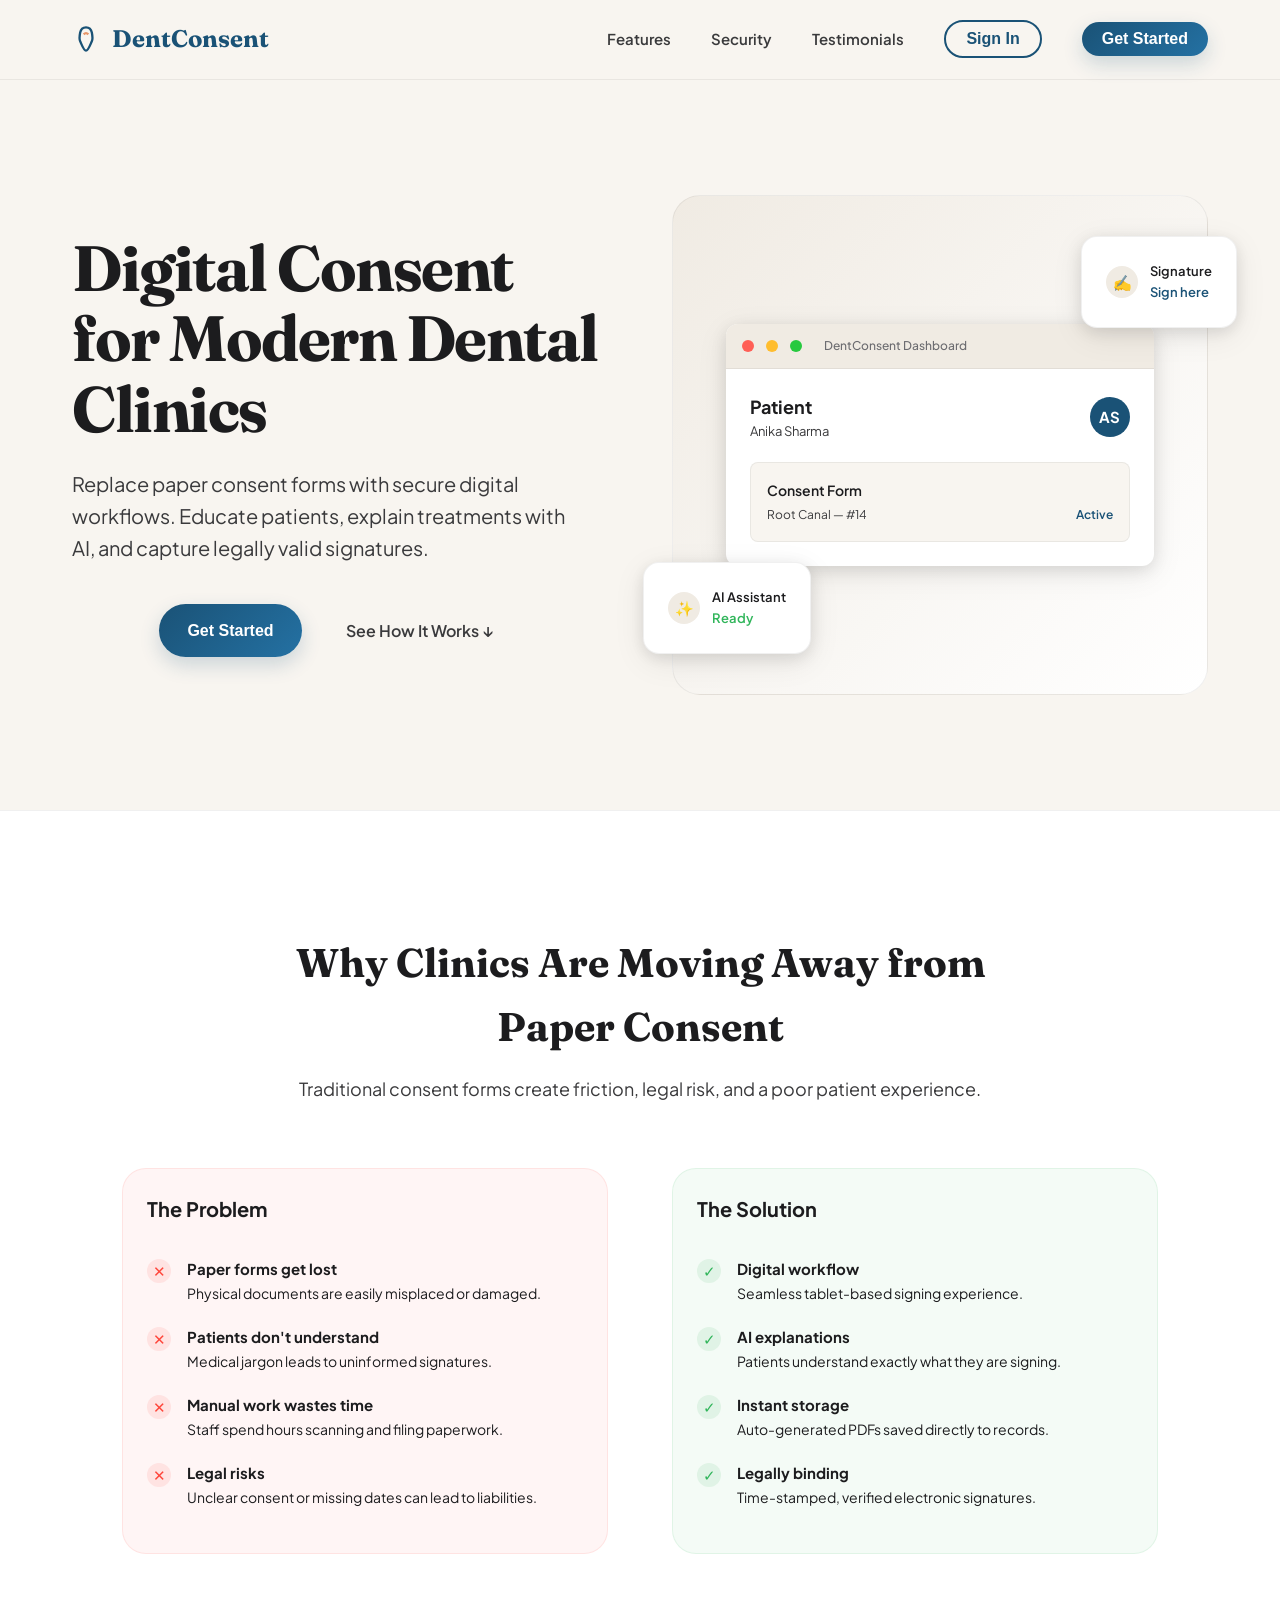
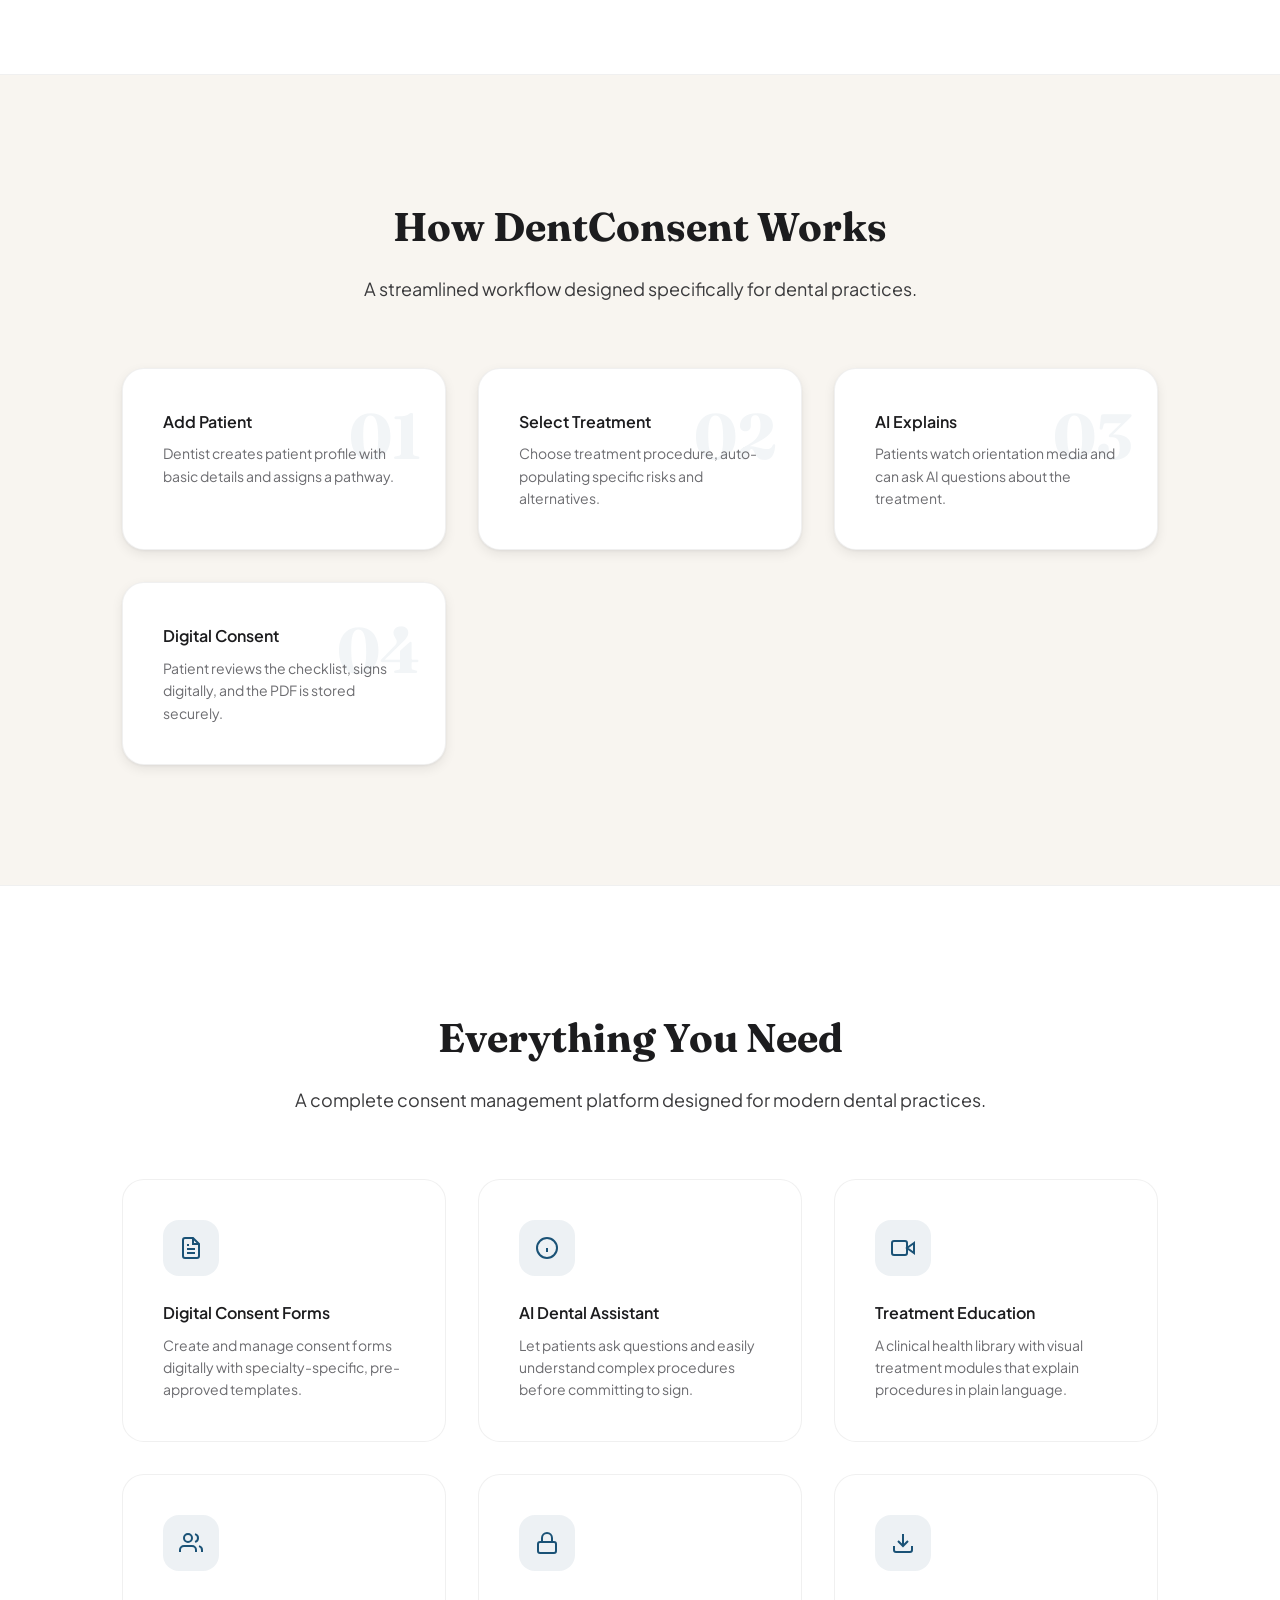
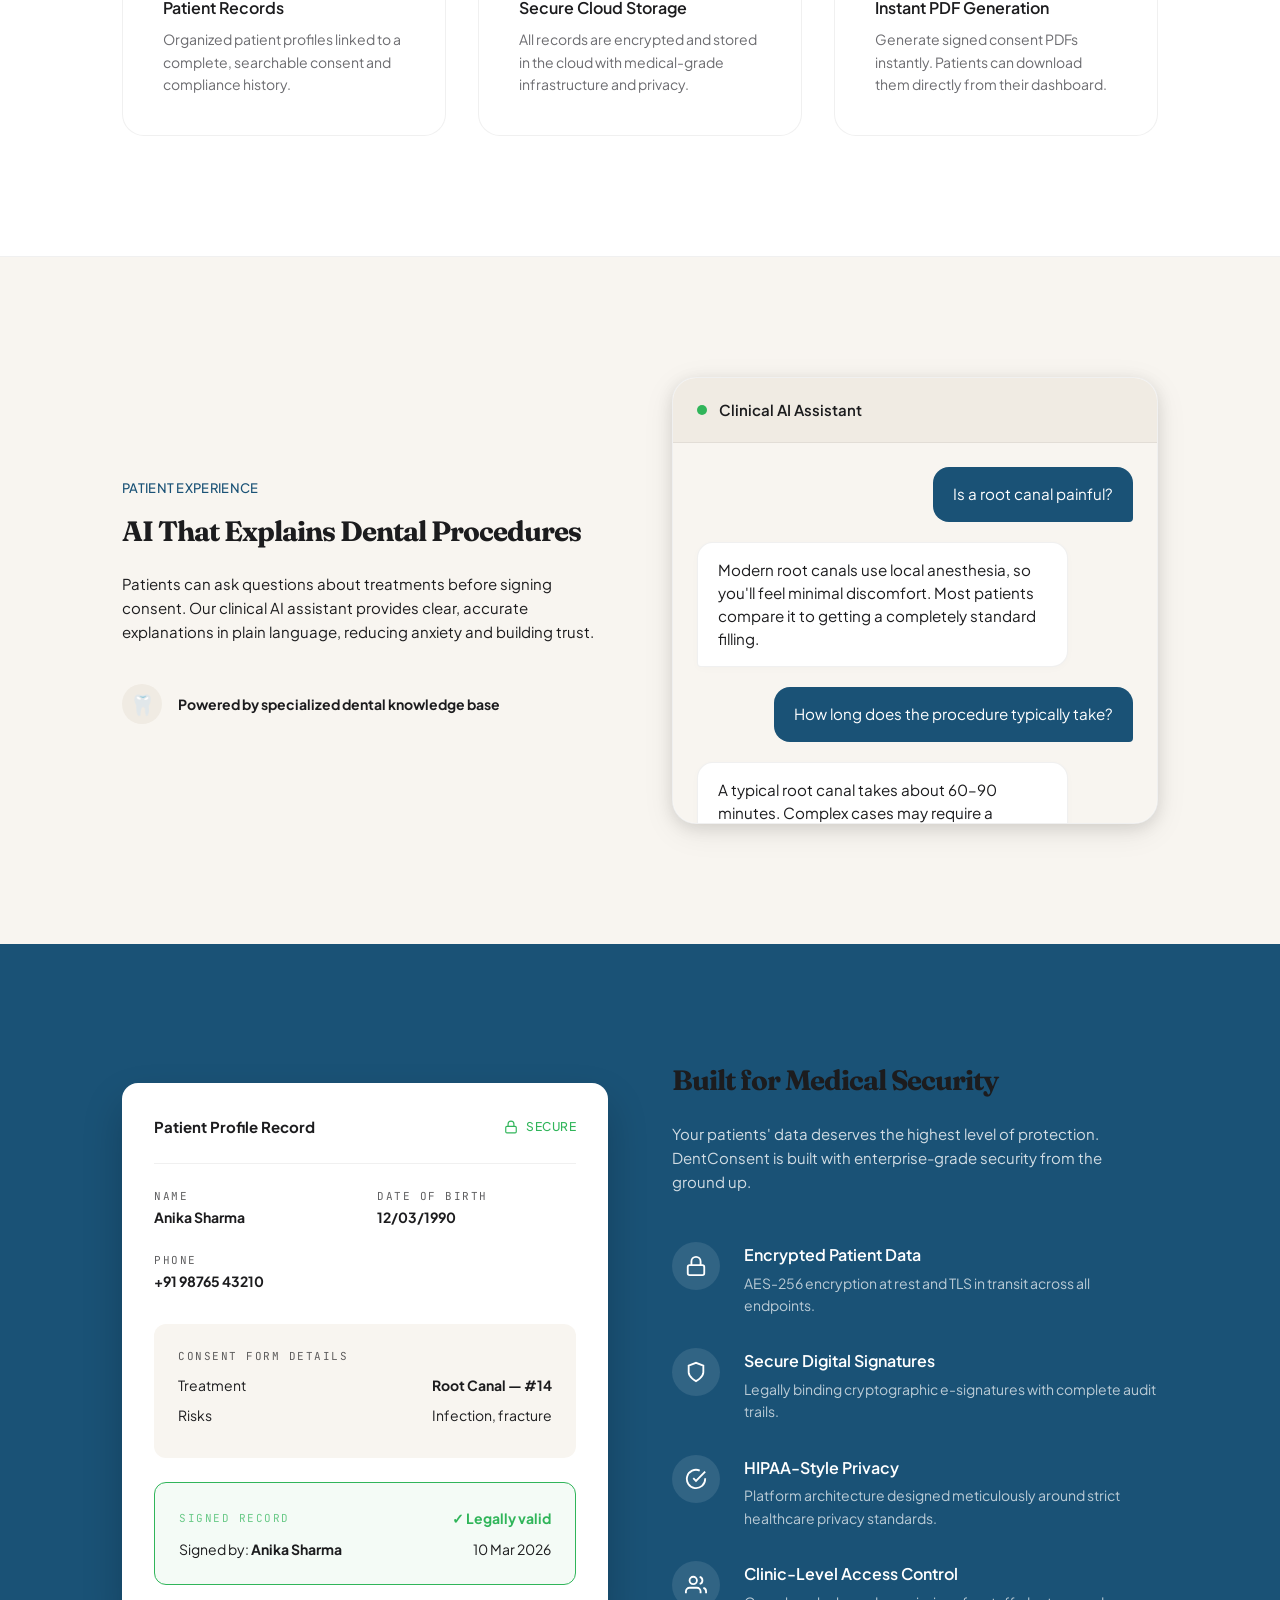
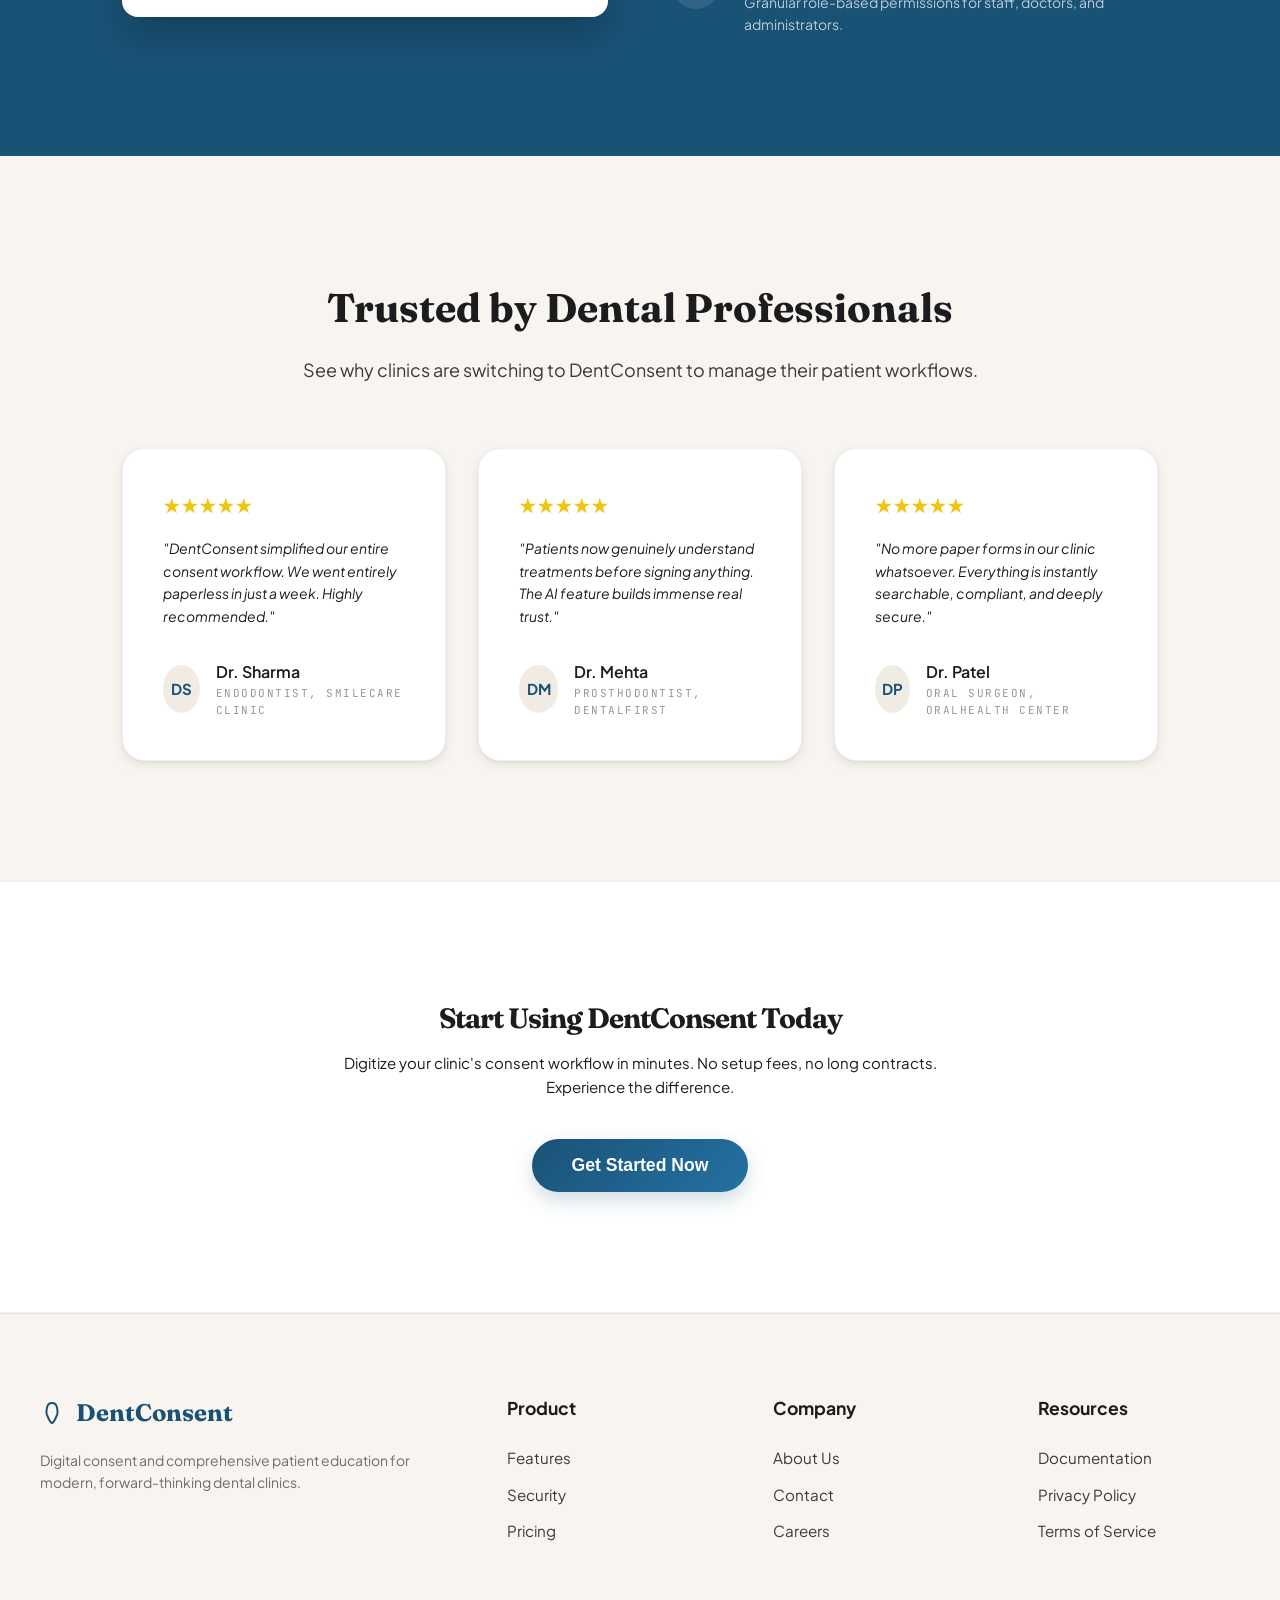
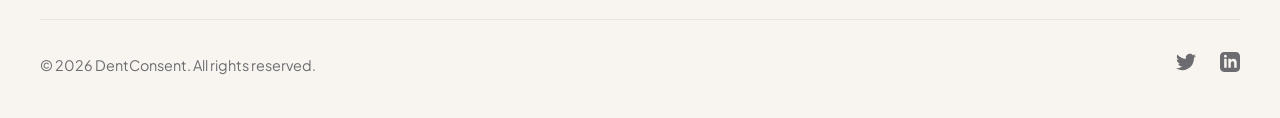
<file: photos.html>
<!DOCTYPE html>
<html lang="en">

<head>
    <meta charset="UTF-8">
    <meta name="viewport" content="width=device-width, initial-scale=1.0">
    <title>DentConsent | Clinical Imaging Log</title>
    <!-- Global CSS -->
    <link rel="stylesheet" href="css/global.css">

    <style>
        .navbar {
            padding: 1.25rem 0;
            background: rgba(248, 250, 252, 0.8);
            backdrop-filter: blur(8px);
            position: sticky;
            top: 0;
            z-index: 100;
        }

        .back-btn {
            color: var(--text-secondary);
            display: flex;
            align-items: center;
            gap: 0.5rem;
            text-decoration: none;
            font-weight: 600;
            font-size: 0.9rem;
            transition: color 0.2s;
        }

        .back-btn:hover {
            color: var(--primary-main);
        }

        .photo-portal {
            max-width: 1000px;
            margin: 2rem auto 4rem;
        }

        .upload-zone {
            padding: 4rem 2rem;
            text-align: center;
            border: 2px dashed var(--border-color);
            border-radius: var(--radius-md);
            background: rgba(255, 255, 255, 0.4);
            cursor: pointer;
            transition: all var(--transition-base);
            margin-bottom: 3rem;
            display: flex;
            flex-direction: column;
            align-items: center;
            gap: 1rem;
        }

        .upload-zone:hover {
            border-color: var(--primary-main);
            background: var(--primary-light);
            transform: translateY(-2px);
        }

        .upload-icon {
            width: 64px;
            height: 64px;
            background: white;
            color: var(--primary-main);
            border-radius: 20px;
            display: flex;
            align-items: center;
            justify-content: center;
            box-shadow: var(--shadow-md);
            margin-bottom: 0.5rem;
        }

        .gallery-grid {
            display: grid;
            grid-template-columns: repeat(auto-fill, minmax(280px, 1fr));
            gap: 2rem;
        }

        .photo-card {
            padding: 0;
            overflow: hidden;
            display: flex;
            flex-direction: column;
        }

        .photo-img-wrapper {
            position: relative;
            height: 220px;
            overflow: hidden;
        }

        .photo-img-wrapper img {
            width: 100%;
            height: 100%;
            object-fit: cover;
            transition: transform 0.6s cubic-bezier(0.16, 1, 0.3, 1);
        }

        .photo-card:hover .photo-img-wrapper img {
            transform: scale(1.1);
        }

        .photo-overlay {
            position: absolute;
            top: 1rem;
            left: 1rem;
            right: 1rem;
            display: flex;
            justify-content: space-between;
            pointer-events: none;
        }

        .photo-info {
            padding: 1.25rem 1.5rem;
        }

        .badge-pre {
            background: #fef2f2;
            color: #991b1b;
        }

        .badge-post {
            background: #f0fdf4;
            color: #166534;
        }

        .badge-intra {
            background: #eff6ff;
            color: #1e40af;
        }

        /* Classification Modal */
        .modal-overlay {
            position: fixed;
            top: 0;
            left: 0;
            right: 0;
            bottom: 0;
            background: rgba(15, 23, 42, 0.6);
            backdrop-filter: blur(4px);
            display: none;
            align-items: center;
            justify-content: center;
            z-index: 1000;
            padding: 1rem;
        }

        .modal-overlay.active {
            display: flex;
        }

        .modal-card {
            width: 100%;
            max-width: 440px;
            padding: 2.5rem;
        }

        #previewImg {
            width: 100%;
            height: 240px;
            object-fit: cover;
            border-radius: var(--radius-sm);
            margin-bottom: 1.5rem;
            box-shadow: var(--shadow-md);
        }
    </style>
</head>

<body>
    <div id="mesh-bg"></div>

    <nav class="navbar">
        <div class="container" style="display: flex; justify-content: space-between; align-items: center;">
            <a href="doctor-dashboard.html" class="back-btn">
                <svg xmlns="http://www.w3.org/2000/svg" width="18" height="18" fill="currentColor" viewBox="0 0 16 16">
                    <path fill-rule="evenodd"
                        d="M15 8a.5.5 0 0 0-.5-.5H2.707l3.147-3.146a.5.5 0 1 0-.708-.708l-4 4a.5.5 0 0 0 0 .708l4 4a.5.5 0 0 0 .708-.708L2.707 8.5H14.5A.5.5 0 0 0 15 8z" />
                </svg>
                Dashboard
            </a>
            <span class="font-bold text-sm text-primary">Clinical Photo Documentation</span>
        </div>
    </nav>

    <main class="container photo-portal">
        <div style="margin-bottom: 3rem;">
            <h1 id="patientName" style="margin-bottom: 0.5rem;">Treatment Gallery</h1>
            <p class="text-secondary" id="treatmentMeta">Consulting Clinical Records...</p>
        </div>

        <input type="file" id="fileInput" accept="image/*" style="display: none;"
            onchange="handleFileSelected(this.files)">

        <div class="glass-card upload-zone animate-in" onclick="document.getElementById('fileInput').click()">
            <div class="upload-icon">
                <svg xmlns="http://www.w3.org/2000/svg" width="32" height="32" fill="currentColor" viewBox="0 0 16 16">
                    <path d="M10.5 8.5a2.5 2.5 0 1 1-5 0 2.5 2.5 0 0 1 5 0z" />
                    <path
                        d="M2 4a2 2 0 0 0-2 2v6a2 2 0 0 0 2 2h12a2 2 0 0 0 2-2V6a2 2 0 0 0-2-2h-1.172a2 2 0 0 1-1.414-.586l-.828-.828A2 2 0 0 0 9.172 2H6.828a2 2 0 0 0-1.414.586l-.828.828A2 2 0 0 1 3.172 4H2zm.5 2a.5.5 0 1 1 0-1 .5.5 0 0 1 0 1zm9 2.5a3.5 3.5 0 1 1-7 0 3.5 3.5 0 0 1 7 0z" />
                </svg>
            </div>
            <h3 style="margin: 0;">Publish New Clinical Image</h3>
            <p class="text-sm text-muted">Select or drag photographs to archive against this treatment record.</p>
        </div>

        <div class="gallery-grid" id="galleryGrid">
            <!-- Rendered by JS -->
        </div>
    </main>

    <!-- Classification Modal -->
    <div class="modal-overlay" id="classifyModal">
        <div class="glass-card modal-card animate-in">
            <h3 class="mb-4">Image Classification</h3>
            <img id="previewImg" src="">

            <div class="form-group">
                <label class="form-label">Clinical Stage</label>
                <select id="stageSelect" class="form-control">
                    <option value="pre">Pre-Operative (Initial State)</option>
                    <option value="intra">Intra-Operative (In Progress)</option>
                    <option value="post">Post-Operative (Final Result)</option>
                </select>
            </div>

            <div style="display: flex; justify-content: flex-end; gap: 1rem; margin-top: 2rem;">
                <button class="btn btn-ghost" onclick="closeModal()">Discard</button>
                <button class="btn btn-primary" id="uploadBtn" onclick="performUpload()">Archive Photo</button>
            </div>
        </div>
    </div>

    <!-- Core Logic -->
    <script src="js/auth.js"></script>
    <script src="js/toast.js"></script>
    <script>
        const currentUser = Auth.requireAuth('doctor');
        const urlParams = new URLSearchParams(window.location.search);
        const treatmentId = urlParams.get('treatment_id');

        if (!treatmentId) {
            window.location.href = 'doctor-dashboard.html';
        }

        let selectedFile = null;

        async function initPage() {
            // Load Treatment Detail
            const res = await Auth.apiCall(`get_treatments.php?treatment_id=${treatmentId}`);
            if (res.success && res.data.treatment) {
                const t = res.data.treatment;
                document.getElementById('patientName').textContent = `${t.patient_name || 'Patient'} — ${t.category || 'Treatment'}`;
                document.getElementById('treatmentMeta').textContent = `Record ID: #${treatmentId} | Care provider: Dr. ${currentUser.full_name}`;

                loadGallery(t.photos || []);
            }
        }

        initPage();

        function loadGallery(photos) {
            const grid = document.getElementById('galleryGrid');
            if (photos.length === 0) {
                grid.innerHTML = '<div class="text-muted" style="grid-column: 1/-1; text-align: center; padding: 4rem;">No clinical images archived for this treatment session.</div>';
                return;
            }

            grid.innerHTML = photos.map((p, idx) => `
                <div class="glass-card photo-card animate-in" style="animation-delay: ${idx * 0.1}s">
                    <div class="photo-img-wrapper">
                        <img src="http://${window.location.hostname}:8000/${p.photo_url}" alt="Clinical Detail">
                        <div class="photo-overlay">
                            <span class="badge badge-${p.stage}">${p.stage.toUpperCase()}</span>
                            <button class="btn btn-ghost" style="padding: 0.4rem; background: rgba(255,255,255,0.8); border-radius: 8px;">
                                <svg xmlns="http://www.w3.org/2000/svg" width="14" height="14" fill="currentColor" viewBox="0 0 16 16">
                                    <path d="M11 1.5v1h2.5a.5.5 0 0 1 0 1h-.538l-.853 10.66A2 2 0 0 1 11.115 16h-6.23a2 2 0 0 1-1.994-1.84L2.038 3.5H1.5a.5.5 0 0 1 0-1H4v-1a1 1 0 0 1 1-1h6a1 1 0 0 1 1 1zM4.118 4 4 4.059V13a1 1 0 0 0 1 1h6a1 1 0 0 0 1-1V4.059L11.882 4H4.118zM2.5 3V2h11v1h-11z"/>
                                </svg>
                            </button>
                        </div>
                    </div>
                    <div class="photo-info">
                        <div class="text-xs text-muted font-bold">${new Date(p.created_at || Date.now()).toLocaleDateString(undefined, { month: 'long', day: 'numeric', year: 'numeric' })}</div>
                    </div>
                </div>
            `).join('');
        }

        function handleFileSelected(files) {
            if (files && files[0]) {
                selectedFile = files[0];
                const reader = new FileReader();
                reader.onload = (e) => {
                    document.getElementById('previewImg').src = e.target.result;
                    document.getElementById('classifyModal').classList.add('active');
                };
                reader.readAsDataURL(selectedFile);
            }
        }

        function closeModal() {
            document.getElementById('classifyModal').classList.remove('active');
            selectedFile = null;
            document.getElementById('fileInput').value = '';
        }

        async function performUpload() {
            const btn = document.getElementById('uploadBtn');
            const stage = document.getElementById('stageSelect').value;

            btn.disabled = true;
            btn.textContent = "Uploading Clinical Data...";

            const formData = new FormData();
            formData.append('treatment_id', treatmentId);
            formData.append('stage', stage);
            formData.append('photo', selectedFile);

            const res = await Auth.apiCall('upload_treatment_photo.php', {
                method: 'POST',
                body: formData
            });

            btn.disabled = false;
            btn.textContent = "Archive Photo";

            if (res.success) {
                closeModal();
                initPage(); // Refresh gallery
            } else {
                showToast('Archive failed: ' + res.error, 'error');
            }
        }
    </script>
</body>

</html>
</file>
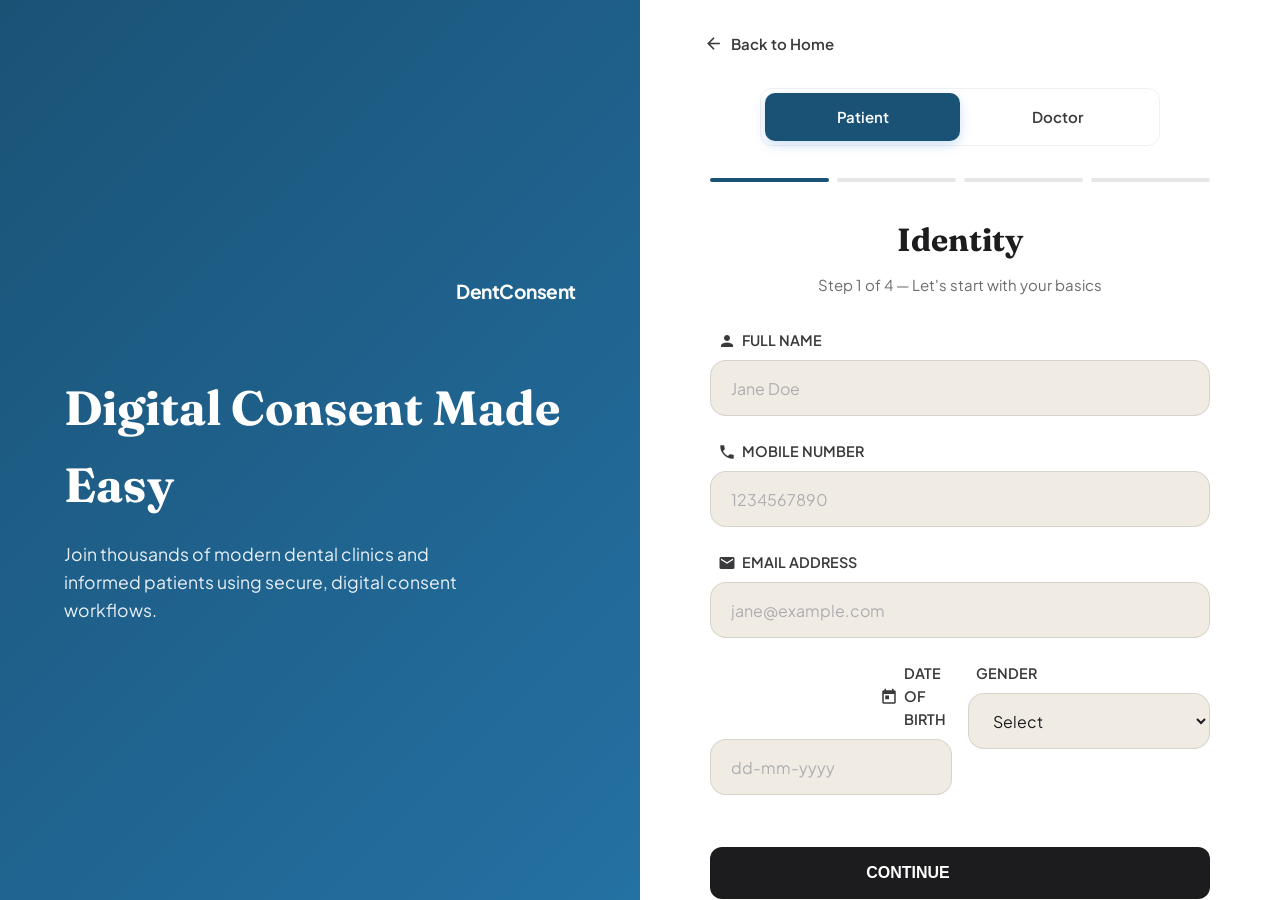
<file: register.html>
<!DOCTYPE html>
<html lang="en">

<head>
    <meta charset="UTF-8">
    <meta name="viewport" content="width=device-width, initial-scale=1.0">
    <title>DentConsent - Register</title>

    <!-- Material Icons -->
    <link href="https://fonts.googleapis.com/icon?family=Material+Icons" rel="stylesheet">

    <!-- Google Fonts -->
    <link rel="preconnect" href="https://fonts.googleapis.com">
    <link rel="preconnect" href="https://fonts.gstatic.com" crossorigin>
    <link
        href="https://fonts.googleapis.com/css2?family=Fraunces:opsz,wght@9..144,400;500;600;700&family=Plus+Jakarta+Sans:wght@400;500;600;700&display=swap"
        rel="stylesheet">

    <!-- Global CSS -->
    <link rel="stylesheet" href="css/global.css">

    <style>
        body {
            margin: 0;
            padding: 0;
            background-color: var(--background-primary);
            font-family: 'Plus Jakarta Sans', sans-serif;
            height: 100vh;
            overflow: hidden;
            display: flex;
        }

        /* Split screen layout */
        .split-layout {
            display: flex;
            width: 100%;
            height: 100%;
        }

        .split-left {
            flex: 1;
            background: linear-gradient(135deg, var(--brand-primary), var(--brand-secondary));
            color: white;
            padding: 4rem;
            display: flex;
            flex-direction: column;
            justify-content: center;
            align-items: flex-start;
            position: relative;
        }

        .split-left h1 {
            font-family: 'Fraunces', serif;
            font-size: 3rem;
            margin-bottom: 1rem;
            color: white;
        }

        .split-left p {
            font-size: 1.1rem;
            opacity: 0.9;
            max-width: 400px;
            line-height: 1.6;
        }

        .split-right {
            flex: 1;
            background-color: var(--background-primary);
            padding: 2rem 4rem;
            overflow-y: auto;
            display: flex;
            flex-direction: column;
            position: relative;
        }

        .back-link {
            display: inline-flex;
            align-items: center;
            gap: 0.5rem;
            color: var(--text-secondary);
            text-decoration: none;
            font-weight: 600;
            margin-bottom: 2rem;
            transition: color 0.2s;
        }

        .back-link:hover {
            color: var(--brand-primary);
        }

        .role-switch {
            display: flex;
            background: var(--background-secondary);
            border-radius: 12px;
            padding: 4px;
            margin-bottom: 2rem;
            align-self: center;
            width: 100%;
            max-width: 400px;
            border: 1px solid var(--border-subtle);
        }

        .role-option {
            flex: 1;
            text-align: center;
            padding: 12px;
            border-radius: 10px;
            font-weight: 600;
            color: var(--text-secondary);
            cursor: pointer;
            transition: all 0.3s ease;
        }

        .role-option.active {
            background: var(--brand-primary);
            color: white;
            box-shadow: 0 4px 12px rgba(4, 102, 200, 0.2);
        }

        /* Progress Indicator */
        .progress-indicator {
            display: flex;
            gap: 8px;
            margin-bottom: 2rem;
            max-width: 500px;
            margin-inline: auto;
            width: 100%;
        }

        .step-dot {
            flex: 1;
            height: 4px;
            border-radius: 4px;
            background: rgba(15, 23, 42, 0.1);
            transition: all 0.3s;
        }

        .step-dot.active {
            background: var(--brand-primary);
        }

        .step-dot.completed {
            background: var(--brand-primary);
            opacity: 0.4;
        }

        /* Wizard container */
        .wizard-container {
            max-width: 500px;
            width: 100%;
            margin: 0 auto;
            flex: 1;
            display: flex;
            flex-direction: column;
        }

        .wizard-header {
            text-align: center;
            margin-bottom: 2rem;
        }

        .wizard-header h2 {
            font-family: 'Fraunces', serif;
            font-size: 2rem;
            color: var(--text-primary);
            margin-bottom: 0.5rem;
        }

        .wizard-header p {
            color: var(--text-tertiary);
        }

        .step-content {
            display: none;
            animation: fadeIn 0.3s ease;
        }

        .step-content.active {
            display: block;
        }

        @keyframes fadeIn {
            from {
                opacity: 0;
                transform: translateY(10px);
            }

            to {
                opacity: 1;
                transform: translateY(0);
            }
        }

        /* Form Controls */
        .form-row {
            display: flex;
            gap: 1rem;
            margin-bottom: 1.25rem;
        }

        .form-row .form-group {
            flex: 1;
            margin-bottom: 0;
        }

        .chips-container {
            display: flex;
            flex-wrap: wrap;
            gap: 10px;
            margin-bottom: 1.5rem;
        }

        .chip {
            padding: 8px 16px;
            border-radius: 20px;
            border: 1px solid rgba(15, 23, 42, 0.1);
            background: white;
            color: var(--text-secondary);
            font-size: 0.9rem;
            font-weight: 500;
            cursor: pointer;
            transition: all 0.2s;
            display: flex;
            align-items: center;
            gap: 6px;
        }

        .chip:hover {
            border-color: var(--brand-primary);
        }

        .chip.selected {
            background: rgba(4, 102, 200, 0.05);
            /* brand-primary alpha */
            border-color: var(--brand-primary);
            color: var(--brand-primary);
        }

        .wizard-footer {
            margin-top: auto;
            padding-top: 2rem;
            display: flex;
            gap: 1rem;
            padding-bottom: 2rem;
        }

        .btn-black {
            background-color: var(--text-primary);
            color: white;
            border: none;
            padding: 14px 24px;
            border-radius: 12px;
            font-weight: 600;
            font-size: 1rem;
            cursor: pointer;
            transition: transform 0.2s, background-color 0.2s;
            flex: 1;
            display: flex;
            align-items: center;
            justify-content: center;
            gap: 8px;
        }

        .btn-black:hover {
            background-color: #000;
            transform: translateY(-2px);
        }

        .btn-outline {
            background: transparent;
            color: var(--text-primary);
            border: 1px solid rgba(15, 23, 42, 0.2);
            padding: 14px 24px;
            border-radius: 12px;
            font-weight: 600;
            font-size: 1rem;
            cursor: pointer;
            transition: all 0.2s;
            display: flex;
            align-items: center;
            justify-content: center;
        }

        .btn-outline:hover {
            border-color: var(--text-primary);
        }

        /* Error block */
        #errorMessage {
            color: #EF4444;
            background: rgba(239, 68, 68, 0.1);
            padding: 12px;
            border-radius: 8px;
            margin-bottom: 1rem;
            font-weight: 500;
            font-size: 0.9rem;
            display: none;
        }

        @media (max-width: 768px) {
            .split-left {
                display: none;
                /* Hide branding on mobile to save space */
            }

            .split-right {
                padding: 1.5rem;
            }

            .form-row {
                flex-direction: column;
                gap: 0;
            }

            .form-row .form-group {
                margin-bottom: 1.25rem;
            }
        }
    </style>
</head>

<body>

    <div class="split-layout">
        <!-- Left Branding Box -->
        <div class="split-left">
            <a href="index.html"
                style="color: white; text-decoration: none; display: flex; align-items: center; gap: 8px; margin-bottom: 4rem;">
                <span class="material-icons">medical_services</span>
                <span style="font-weight: 700; font-size: 1.2rem; letter-spacing: -0.5px;">DentConsent</span>
            </a>
            <h1>Digital Consent Made Easy</h1>
            <p>Join thousands of modern dental clinics and informed patients using secure, digital consent workflows.
            </p>
        </div>

        <!-- Right Form Box -->
        <div class="split-right">
            <a href="index.html" class="back-link"><span class="material-icons"
                    style="font-size: 1.2rem;">arrow_back</span> Back to Home</a>

            <div class="role-switch">
                <div class="role-option active" data-role="patient" onclick="setRole('patient')">Patient</div>
                <div class="role-option" data-role="doctor" onclick="setRole('doctor')">Doctor</div>
            </div>

            <!-- Wizard Logic Wrapper -->
            <div class="wizard-container">

                <div class="progress-indicator" id="progressIndicator">
                    <!-- Dots generated by JS -->
                </div>

                <div class="wizard-header">
                    <h2 id="stepTitle">Let's start with your basics</h2>
                    <p id="stepSubtitle">Step 1 of 4</p>
                </div>

                <div id="errorMessage"></div>

                <form id="registerForm">
                    <input type="hidden" name="role" id="roleInput" value="patient">

                    <!-- PATIENT WIZARD STEPS -->
                    <div id="patientFlow">
                        <!-- Step 1: Identity -->
                        <div class="step-content patient-step" data-title="Identity"
                            data-subtitle="Let's start with your basics">
                            <div class="form-group">
                                <label class="form-label" style="display: flex; align-items: center; gap: 6px;"><span
                                        class="material-icons" style="font-size: 18px;">person</span> FULL NAME</label>
                                <input type="text" name="p_full_name" class="form-control" placeholder="Jane Doe">
                            </div>
                            <div class="form-group">
                                <label class="form-label" style="display: flex; align-items: center; gap: 6px;"><span
                                        class="material-icons" style="font-size: 18px;">phone</span> MOBILE
                                    NUMBER</label>
                                <input type="tel" name="p_mobile_number" class="form-control" placeholder="1234567890"
                                    maxlength="10">
                            </div>
                            <div class="form-group">
                                <label class="form-label" style="display: flex; align-items: center; gap: 6px;"><span
                                        class="material-icons" style="font-size: 18px;">mail</span> EMAIL
                                    ADDRESS</label>
                                <input type="email" name="p_email" class="form-control" placeholder="jane@example.com">
                            </div>
                            <div class="form-row">
                                <div class="form-group">
                                    <label class="form-label"
                                        style="display: flex; align-items: center; gap: 6px;"><span
                                            class="material-icons" style="font-size: 18px;">calendar_today</span> DATE
                                        OF BIRTH</label>
                                    <input type="text" name="p_dob" class="form-control dob-input"
                                        placeholder="dd-mm-yyyy" maxlength="10">
                                </div>
                                <div class="form-group">
                                    <label class="form-label">GENDER</label>
                                    <select name="p_gender" class="form-control">
                                        <option value="" disabled selected>Select</option>
                                        <option value="Male">Male</option>
                                        <option value="Female">Female</option>
                                        <option value="Other">Other</option>
                                    </select>
                                </div>
                            </div>
                        </div>

                        <!-- Step 2: Health Info -->
                        <div class="step-content patient-step" data-title="Health Info"
                            data-subtitle="Your medical background">
                            <label class="form-label">COMMON CONDITIONS</label>
                            <div class="chips-container" id="patientConditions">
                                <div class="chip" onclick="toggleChip(this)"><span class="material-icons"
                                        style="font-size: 16px;">add</span> Diabetes</div>
                                <div class="chip" onclick="toggleChip(this)"><span class="material-icons"
                                        style="font-size: 16px;">add</span> Heart Disease</div>
                                <div class="chip" onclick="toggleChip(this)"><span class="material-icons"
                                        style="font-size: 16px;">add</span> Hypertension</div>
                                <div class="chip" onclick="toggleChip(this, true)"><span class="material-icons"
                                        style="font-size: 16px;">add</span> None of the above</div>
                            </div>
                            <input type="hidden" name="p_medical_conditions" id="p_medical_conditions">

                            <div class="form-group">
                                <label class="form-label" style="display: flex; align-items: center; gap: 6px;"><span
                                        class="material-icons" style="font-size: 18px;">medical_services</span>
                                    ALLERGIES</label>
                                <input type="text" name="p_allergies" class="form-control"
                                    placeholder="e.g. Penicillin, Peanuts">
                            </div>
                        </div>

                        <!-- Step 3: Residence -->
                        <div class="step-content patient-step" data-title="Residence"
                            data-subtitle="Where can we find you?">
                            <div class="form-group">
                                <label class="form-label" style="display: flex; align-items: center; gap: 6px;"><span
                                        class="material-icons" style="font-size: 18px;">home</span> HOME ADDRESS</label>
                                <input type="text" name="p_residential_address" class="form-control"
                                    placeholder="Street, House No, Landmark">
                            </div>
                            <div class="form-row">
                                <div class="form-group">
                                    <label class="form-label">PINCODE</label>
                                    <input type="text" name="p_pincode" class="form-control" placeholder="600001"
                                        maxlength="6">
                                </div>
                                <div class="form-group">
                                    <label class="form-label">CITY</label>
                                    <input type="text" name="p_city" class="form-control" placeholder="Chennai">
                                </div>
                            </div>
                            <div class="form-group">
                                <label class="form-label">STATE</label>
                                <input type="text" name="p_state" class="form-control" placeholder="Tamil Nadu">
                            </div>
                        </div>

                        <!-- Step 4: Security -->
                        <div class="step-content patient-step" data-title="Security"
                            data-subtitle="Secure your account">
                            <div class="form-group">
                                <label class="form-label" style="display: flex; align-items: center; gap: 6px;"><span
                                        class="material-icons" style="font-size: 18px;">lock</span> PASSWORD</label>
                                <input type="password" name="p_password" class="form-control" placeholder="••••••••">
                            </div>
                            <div class="form-group">
                                <label class="form-label" style="display: flex; align-items: center; gap: 6px;"><span
                                        class="material-icons" style="font-size: 18px;">lock</span> CONFIRM
                                    PASSWORD</label>
                                <input type="password" name="p_confirm_password" class="form-control"
                                    placeholder="••••••••">
                            </div>
                            <label
                                style="display: flex; align-items: center; gap: 8px; margin-top: 1rem; cursor: pointer; color: var(--text-secondary); font-size: 0.9rem;">
                                <input type="checkbox" name="p_terms" id="p_terms"
                                    style="width: 18px; height: 18px; accent-color: var(--brand-primary);">
                                I accept the Terms of Service and Privacy Policy.
                            </label>
                        </div>
                    </div>

                    <!-- DOCTOR WIZARD STEPS -->
                    <div id="doctorFlow" style="display: none;">
                        <!-- Step 1: Personal Info -->
                        <div class="step-content doctor-step" data-title="Personal Info"
                            data-subtitle="Let's start with the basics">
                            <div class="form-group">
                                <label class="form-label" style="display: flex; align-items: center; gap: 6px;"><span
                                        class="material-icons" style="font-size: 18px;">person</span> FULL NAME</label>
                                <input type="text" name="d_full_name" class="form-control" placeholder="Dr. Jane Doe">
                            </div>
                            <div class="form-group">
                                <label class="form-label" style="display: flex; align-items: center; gap: 6px;"><span
                                        class="material-icons" style="font-size: 18px;">phone</span> MOBILE
                                    NUMBER</label>
                                <input type="tel" name="d_mobile_number" class="form-control" placeholder="1234567890"
                                    maxlength="10">
                            </div>
                            <div class="form-group">
                                <label class="form-label" style="display: flex; align-items: center; gap: 6px;"><span
                                        class="material-icons" style="font-size: 18px;">mail</span> EMAIL
                                    ADDRESS</label>
                                <input type="email" name="d_email" class="form-control" placeholder="doctor@clinic.com">
                            </div>
                            <div class="form-row">
                                <div class="form-group">
                                    <label class="form-label"
                                        style="display: flex; align-items: center; gap: 6px;"><span
                                            class="material-icons" style="font-size: 18px;">calendar_today</span> DATE
                                        OF BIRTH</label>
                                    <input type="text" name="d_dob" class="form-control dob-input"
                                        placeholder="dd-mm-yyyy" maxlength="10">
                                </div>
                                <div class="form-group">
                                    <label class="form-label">GENDER</label>
                                    <select name="d_gender" class="form-control">
                                        <option value="" disabled selected>Select</option>
                                        <option value="Male">Male</option>
                                        <option value="Female">Female</option>
                                        <option value="Other">Other</option>
                                    </select>
                                </div>
                            </div>
                        </div>

                        <!-- Step 2: Professional Info -->
                        <div class="step-content doctor-step" data-title="Professional"
                            data-subtitle="Your credentials & expertise">
                            <div class="form-group">
                                <label class="form-label" style="display: flex; align-items: center; gap: 6px;"><span
                                        class="material-icons" style="font-size: 18px;">badge</span> DENTAL COUNCIL
                                    ID</label>
                                <input type="text" name="d_council_id" class="form-control" placeholder="e.g. MH/12345">
                            </div>
                            <label class="form-label">QUALIFICATIONS</label>
                            <div class="chips-container" id="doctorQuals">
                                <div class="chip" onclick="toggleChip(this)"><span class="material-icons"
                                        style="font-size: 16px;">add</span> BDS</div>
                                <div class="chip" onclick="toggleChip(this)"><span class="material-icons"
                                        style="font-size: 16px;">add</span> MDS</div>
                                <div class="chip" onclick="toggleChip(this)"><span class="material-icons"
                                        style="font-size: 16px;">add</span> DDS</div>
                            </div>
                            <input type="hidden" name="d_qualifications" id="d_qualifications">

                            <div class="form-group">
                                <label class="form-label">SPECIALIZATION</label>
                                <select name="d_specialization" class="form-control">
                                    <option value="" disabled selected>Select</option>
                                    <option value="Implantologist">Implantologist</option>
                                    <option value="Prosthodontist">Prosthodontist</option>
                                    <option value="Orthodontist">Orthodontist</option>
                                </select>
                            </div>

                            <div class="form-group">
                                <label class="form-label" style="display: flex; align-items: center; gap: 6px;"><span
                                        class="material-icons" style="font-size: 18px;">work</span> YEARS OF
                                    EXPERIENCE</label>
                                <input type="number" name="d_experience_years" class="form-control" placeholder="e.g. 5"
                                    min="0">
                            </div>
                        </div>

                        <!-- Step 3: Security -->
                        <div class="step-content doctor-step" data-title="Account Security"
                            data-subtitle="Secure your doctor account">
                            <div class="form-group">
                                <label class="form-label" style="display: flex; align-items: center; gap: 6px;"><span
                                        class="material-icons" style="font-size: 18px;">lock</span> PASSWORD</label>
                                <input type="password" name="d_password" class="form-control" placeholder="••••••••">
                            </div>
                            <div class="form-group">
                                <label class="form-label" style="display: flex; align-items: center; gap: 6px;"><span
                                        class="material-icons" style="font-size: 18px;">lock</span> CONFIRM
                                    PASSWORD</label>
                                <input type="password" name="d_confirm_password" class="form-control"
                                    placeholder="••••••••">
                            </div>
                        </div>
                    </div>
                </form>

                <div class="wizard-footer" id="wizardFooter">
                    <button type="button" class="btn-outline" id="btnBack" onclick="changeStep(-1)"
                        style="display: none;">
                        <span class="material-icons">arrow_back</span>
                    </button>
                    <button type="button" class="btn-black" id="btnNext" onclick="changeStep(1)">
                        CONTINUE <span class="material-icons">east</span>
                    </button>
                </div>

                <p id="signInLink" style="text-align: center; margin-top: 1rem; color: var(--text-secondary);">
                    Already have an account? <a href="index.html"
                        style="color: var(--brand-primary); font-weight: 600;">Sign In</a>
                </p>

                <!-- OTP Verification Container -->
                <div id="otpContainer"
                    style="display: none; align-items: center; justify-content: center; height: 100%; min-height: 400px; width: 100%;">
                    <div style="text-align: center; max-width: 400px; width: 100%;">
                        <div
                            style="background: rgba(4, 102, 200, 0.1); width: 64px; height: 64px; border-radius: 50%; display: flex; align-items: center; justify-content: center; margin: 0 auto 1.5rem auto;">
                            <span class="material-icons"
                                style="font-size: 32px; color: var(--brand-primary);">lock_outline</span>
                        </div>
                        <h2 style="font-family: 'Fraunces', serif; font-size: 2rem; margin-bottom: 0.5rem;">Verify Email
                        </h2>
                        <p style="color: var(--text-secondary); margin-bottom: 2rem;">We've sent a 4-digit code to
                            <br><b id="otpEmailDisplay">your email</b>.<br><br>Enter it below to activate your account.
                        </p>

                        <div class="form-group" style="text-align: left;">
                            <input type="text" id="otpInput" class="form-control" placeholder="----" maxlength="4"
                                style="text-align: center; font-size: 2rem; letter-spacing: 1rem; font-weight: 600; padding: 1rem;">
                        </div>

                        <button type="button" id="btnVerifyOTP" class="btn btn-primary"
                            style="width: 100%; margin-top: 1rem;" onclick="verifyOTP()">VERIFY & LOGIN <span
                                class="material-icons">how_to_reg</span></button>
                        <button type="button" class="btn btn-outline"
                            style="width: 100%; margin-top: 1rem; border: none; font-weight: 600;"
                            onclick="resendOTP()">RESEND CODE</button>
                    </div>
                </div>

            </div>
        </div>
    </div>

    <script src="js/auth.js"></script>
    <script src="js/toast.js"></script>
    <script>
        // Redirect if logged in
        Auth.redirectIfLoggedIn();

        let currentRole = 'patient';
        const urlParams = new URLSearchParams(window.location.search);
        if (urlParams.get('role') === 'doctor') {
            currentRole = 'doctor';
        }

        let currentStepIdx = 0;
        let steps = [];

        const form = document.forms['registerForm'];
        const errorBox = document.getElementById('errorMessage');

        function showError(msg) {
            errorBox.innerText = msg;
            errorBox.style.display = 'block';
        }

        function hideError() {
            errorBox.style.display = 'none';
            errorBox.innerText = '';
        }

        function initWizard() {
            // Collect steps based on active role
            steps = Array.from(document.querySelectorAll(`.${currentRole}-step`));
            currentStepIdx = 0;
            updateUI();
        }

        function updateUI() {
            hideError();
            // Hide all steps, show the current one
            document.querySelectorAll('.step-content').forEach(el => el.classList.remove('active'));
            const activeStep = steps[currentStepIdx];
            activeStep.classList.add('active');

            // Update headers
            document.getElementById('stepTitle').innerText = activeStep.dataset.title;
            document.getElementById('stepSubtitle').innerText = `Step ${currentStepIdx + 1} of ${steps.length} — ${activeStep.dataset.subtitle}`;

            // Update dots
            const indicator = document.getElementById('progressIndicator');
            indicator.innerHTML = '';
            for (let i = 0; i < steps.length; i++) {
                const dot = document.createElement('div');
                dot.className = 'step-dot ' + (i === currentStepIdx ? 'active' : (i < currentStepIdx ? 'completed' : ''));
                indicator.appendChild(dot);
            }

            // Update Buttons
            const btnBack = document.getElementById('btnBack');
            const btnNext = document.getElementById('btnNext');

            btnBack.style.display = currentStepIdx === 0 ? 'none' : 'flex';

            if (currentStepIdx === steps.length - 1) {
                btnNext.innerHTML = 'COMPLETE REGISTRATION <span class="material-icons">check</span>';
            } else {
                btnNext.innerHTML = 'CONTINUE <span class="material-icons">east</span>';
            }
        }

        function setRole(role, forceInit = false) {
            if (currentRole === role && !forceInit) return;
            currentRole = role;

            // Update styling
            document.querySelectorAll('.role-option').forEach(el => {
                if (el.dataset.role === role) el.classList.add('active');
                else el.classList.remove('active');
            });

            // Hide old flow, show new flow
            document.getElementById('patientFlow').style.display = role === 'patient' ? 'block' : 'none';
            document.getElementById('doctorFlow').style.display = role === 'doctor' ? 'block' : 'none';

            document.getElementById('roleInput').value = role;

            initWizard();
        }

        function validateStep() {
            const prefix = currentRole === 'patient' ? 'p_' : 'd_';

            if (currentRole === 'patient') {
                if (currentStepIdx === 0) { // Identity
                    let name = form[`${prefix}full_name`].value;
                    let mob = form[`${prefix}mobile_number`].value;
                    let email = form[`${prefix}email`].value;
                    let dob = form[`${prefix}dob`].value;
                    let gender = form[`${prefix}gender`].value;

                    if (name.length < 3) return "Name must be at least 3 characters";
                    if (mob.length !== 10) return "10-digit mobile number required";
                    if (!email.includes("@")) return "Invalid email address";
                    if (dob.length < 10) return "Invalid DOB format (DD-MM-YYYY)";
                    if (!gender) return "Please select your gender";
                }
                if (currentStepIdx === 1) { // Health Info
                    // Optional, basically always pass. We will collect chips later.
                }
                if (currentStepIdx === 2) { // Residence
                    let address = form[`${prefix}residential_address`].value;
                    let pin = form[`${prefix}pincode`].value;
                    let city = form[`${prefix}city`].value;
                    let state = form[`${prefix}state`].value;
                    if (!address || !city || !state || pin.length !== 6) return "Complete address and 6-digit pincode required";
                }
                if (currentStepIdx === 3) { // Security
                    let pass = form[`${prefix}password`].value;
                    let conf = form[`${prefix}confirm_password`].value;
                    let terms = form[`${prefix}terms`].checked;
                    if (pass.length < 6) return "Password must be at least 6 characters";
                    if (pass !== conf) return "Passwords do not match";
                    if (!terms) return "Please accept the terms to continue";
                }
            } else {
                if (currentStepIdx === 0) { // Personal
                    let name = form[`${prefix}full_name`].value;
                    let mob = form[`${prefix}mobile_number`].value;
                    let email = form[`${prefix}email`].value;
                    let dob = form[`${prefix}dob`].value;
                    let gender = form[`${prefix}gender`].value;
                    if (name.length < 3) return "Name must be at least 3 characters";
                    if (mob.length !== 10) return "10-digit mobile number required";
                    if (!email.includes("@")) return "Invalid email address";
                    if (dob.length < 10) return "Invalid DOB format (DD-MM-YYYY)";
                    if (!gender) return "Please select your gender";
                }
                if (currentStepIdx === 1) { // Professional
                    let cid = form[`${prefix}council_id`].value;
                    if (!cid) return "Please enter your Dental Council ID";
                }
                if (currentStepIdx === 2) { // Security
                    let pass = form[`${prefix}password`].value;
                    let conf = form[`${prefix}confirm_password`].value;
                    if (pass.length < 6) return "Password must be at least 6 characters";
                    if (pass !== conf) return "Passwords do not match";
                }
            }
            return null; // Valid
        }

        async function changeStep(delta) {
            if (delta === 1) {
                const err = validateStep();
                if (err) {
                    showError(err);
                    return;
                }
            }

            if (currentStepIdx + delta < steps.length && currentStepIdx + delta >= 0) {
                currentStepIdx += delta;
                updateUI();
            } else if (currentStepIdx + delta === steps.length) {
                // Submit form
                submitRegistration();
            }
        }

        function toggleChip(element, isNone = false) {
            let parent = element.parentElement;
            if (isNone) {
                // Unselect everything else
                let chips = parent.querySelectorAll('.chip');
                chips.forEach(c => {
                    if (c !== element) {
                        c.classList.remove('selected');
                        c.querySelector('span').innerText = 'add';
                    }
                });
                element.classList.toggle('selected');
                element.querySelector('span').innerText = element.classList.contains('selected') ? 'check' : 'add';
            } else {
                // Ensure child is not selected if it's the 'None' button (which is the last child in the patient array usually)
                // But doing it generically:
                let noneChip = Array.from(parent.querySelectorAll('.chip')).find(c => c.innerText.includes('None'));
                if (noneChip && noneChip.classList.contains('selected')) {
                    noneChip.classList.remove('selected');
                    noneChip.querySelector('span').innerText = 'add';
                }
                element.classList.toggle('selected');
                element.querySelector('span').innerText = element.classList.contains('selected') ? 'check' : 'add';
            }
        }

        // Capture chips value on submit
        function compileChips(containerId) {
            let container = document.getElementById(containerId);
            let selected = [];
            container.querySelectorAll('.chip.selected').forEach(c => {
                selected.push(c.innerText.replace('check\n', '').replace('add\n', '').trim());
            });
            return selected.join(', ');
        }

        async function submitRegistration() {
            const btnNext = document.getElementById('btnNext');
            btnNext.disabled = true;
            btnNext.innerHTML = 'PROCESSING... <span class="material-icons">loop</span>';

            const prefix = currentRole === 'patient' ? 'p_' : 'd_';

            // Format data as FormData to match Python Backend Expectations
            let formData = new FormData();
            formData.append('role', currentRole);
            formData.append('email', form[`${prefix}email`].value);
            formData.append('password', form[`${prefix}password`].value);
            formData.append('full_name', form[`${prefix}full_name`].value);
            formData.append('mobile_number', form[`${prefix}mobile_number`].value);
            formData.append('dob', form[`${prefix}dob`].value);

            let genderSelect = form[`${prefix}gender`];
            formData.append('gender', genderSelect.options[genderSelect.selectedIndex].value);

            if (currentRole === 'patient') {
                document.getElementById('p_medical_conditions').value = compileChips('patientConditions');
                formData.append('medicalConditions', document.getElementById('p_medical_conditions').value);
                formData.append('allergies', form[`${prefix}allergies`].value);
                formData.append('residential_address', form[`${prefix}residential_address`].value);
                formData.append('pincode', form[`${prefix}pincode`].value);
                formData.append('city', form[`${prefix}city`].value);
                formData.append('state', form[`${prefix}state`].value);
            } else {
                document.getElementById('d_qualifications').value = compileChips('doctorQuals');
                formData.append('council_id', form[`${prefix}council_id`].value);
                formData.append('qualifications', document.getElementById('d_qualifications').value);
                let specSelect = form[`${prefix}specialization`];
                formData.append('specialization', specSelect.options[specSelect.selectedIndex].value || '');
                // The python backend doesn't explicitly take experience_years in the /register endpoint (wait, need to check, let's just append it just in case)
                formData.append('experience_years', form[`${prefix}experience_years`].value);
            }

            try {
                const result = await Auth.apiCall('register', {
                    method: 'POST',
                    body: formData
                });

                if (result.success) {
                    // Start OTP Verification Flow
                    const registeredEmail = form[`${prefix}email`].value;
                    const otpRes = await Auth.apiCall('send_otp', {
                        method: 'POST',
                        headers: { 'Content-Type': 'application/json' },
                        body: JSON.stringify({ email: registeredEmail, action: 'Registration Verification' })
                    });

                    if (otpRes.success) {
                        // Hide Wizard, Show OTP Container
                        document.getElementById('registerForm').style.display = 'none';
                        document.querySelector('.wizard-header').style.display = 'none';
                        document.getElementById('progressIndicator').style.display = 'none';
                        document.querySelector('.role-switch').style.display = 'none';
                        document.getElementById('wizardFooter').style.display = 'none';
                        document.getElementById('signInLink').style.display = 'none';
                        hideError();

                        document.getElementById('otpEmailDisplay').innerText = registeredEmail;
                        document.getElementById('otpContainer').style.display = 'flex';
                    } else {
                        showError('Account created, but failed to send OTP. Please contact support.');
                    }
                } else {
                    showError(result.error || "Registration failed. Please try again.");
                }
            } catch (e) {
                showError("Network error. Please try again.");
            } finally {
                btnNext.disabled = false;
                btnNext.innerHTML = 'COMPLETE REGISTRATION <span class="material-icons">check</span>';
            }
        }

        async function verifyOTP() {
            const btnVerify = document.getElementById('btnVerifyOTP');
            const otpVal = document.getElementById('otpInput').value.trim();
            const prefix = currentRole === 'patient' ? 'p_' : 'd_';
            const email = form[`${prefix}email`].value;
            const password = form[`${prefix}password`].value;

            if (otpVal.length !== 4) {
                showError('Please enter a valid 4-digit code.');
                return;
            }

            btnVerify.disabled = true;
            btnVerify.innerHTML = 'VERIFYING... <span class="material-icons">loop</span>';
            hideError();

            try {
                const result = await Auth.apiCall('verify_otp', {
                    method: 'POST',
                    headers: { 'Content-Type': 'application/json' },
                    body: JSON.stringify({
                        email: email,
                        otp: otpVal,
                        action: 'Registration Verification'
                    })
                });

                if (result.success) {
                    // OTP Verified! Now direct login
                    const loginResult = await Auth.apiCall('login', {
                        method: 'POST',
                        headers: { 'Content-Type': 'application/json' },
                        body: JSON.stringify({ email: email, password: password })
                    });

                    if (loginResult.success) {
                        Auth.login(loginResult.user);
                    } else {
                        showError('Verified, but auto-login failed. Redirecting to home...');
                        setTimeout(() => { window.location.href = 'index.html'; }, 2000);
                    }
                } else {
                    showError(result.message || 'Verification failed. Please try again.');
                    btnVerify.disabled = false;
                    btnVerify.innerHTML = 'VERIFY & LOGIN <span class="material-icons">how_to_reg</span>';
                }
            } catch (err) {
                showError('Network error. Please check connection.');
                btnVerify.disabled = false;
                btnVerify.innerHTML = 'VERIFY & LOGIN <span class="material-icons">how_to_reg</span>';
            }
        }

        async function resendOTP() {
            const prefix = currentRole === 'patient' ? 'p_' : 'd_';
            const email = form[`${prefix}email`].value;

            try {
                const result = await Auth.apiCall('send_otp', {
                    method: 'POST',
                    headers: { 'Content-Type': 'application/json' },
                    body: JSON.stringify({ email: email, action: 'Registration Verification' })
                });
                if (result.success) {
                    showToast('A new code has been sent to your email.', 'success');
                } else {
                    showError(result.message || 'Failed to resend OTP.');
                }
            } catch (e) { }
        }

        // Auto-format DOB inputs
        document.querySelectorAll('.dob-input').forEach(input => {
            input.addEventListener('input', function (e) {
                if (e.inputType === 'deleteContentBackward') return;

                let v = this.value.replace(/\D/g, '');
                if (v.length >= 2 && v.length < 4) {
                    this.value = v.substring(0, 2) + '-' + v.substring(2);
                } else if (v.length >= 4) {
                    this.value = v.substring(0, 2) + '-' + v.substring(2, 4) + '-' + v.substring(4, 8);
                }
            });
        });

        // Initialize the default wizard on load
        setRole(currentRole, true);
    </script>

</body>

</html>
</file>
<file: css/global.css>
/* ==========================================================================
   DentConsent Global Styles - iOS-Premium Redesign
   Aesthetic: "iOS-Premium Dental Clinic"
   Typography: Fraunces (Display), Plus Jakarta Sans (Body), JetBrains Mono (Code)
   ========================================================================== */

@import url('https://fonts.googleapis.com/css2?family=Fraunces:ital,opsz,wght@0,9..144,700;1,9..144,700&family=Plus+Jakarta+Sans:wght@400;500;600;700&family=JetBrains+Mono:wght@400;500&display=swap');

:root {
    /* Backgrounds */
    --bg-primary: #F8F5F0;
    /* warm off-white */
    --bg-secondary: #F0EBE3;
    /* warm ivory */
    --surface-card: #FFFFFF;
    --surface-elevated: #FDFAF7;
    --surface-sheet: rgba(255, 252, 248, 0.92);

    /* Brand Colors */
    --brand-primary: #1A5276;
    /* medical navy */
    --brand-secondary: #2471A3;
    --brand-accent: #E8976A;
    /* warm amber */
    --brand-accent-alt: #C0392B;
    /* clinical red */

    /* Text Colors */
    --text-primary: #1C1C1E;
    --text-secondary: #3A3A3C;
    --text-tertiary: #6C6C70;
    --text-quaternary: #AEAEB2;
    --text-on-primary: #FFFFFF;

    /* Borders */
    --border-subtle: rgba(0, 0, 0, 0.06);
    --border-regular: rgba(0, 0, 0, 0.10);
    --border-accent: rgba(26, 82, 118, 0.20);

    /* Status Colors */
    --success: #30B55A;
    --warning: #FF9F0A;
    --error: #FF453A;
    --info: #0A84FF;

    /* Shimmer */
    --shimmer-base: #EDE8E0;
    --shimmer-highlight: #F8F4EE;

    /* Shadows (iOS-style Multi-layer) */
    --shadow-l1: 0 1px 3px rgba(0, 0, 0, 0.06), 0 4px 12px rgba(0, 0, 0, 0.08);
    /* card */
    --shadow-l2: 0 4px 16px rgba(0, 0, 0, 0.10), 0 8px 32px rgba(0, 0, 0, 0.08);
    /* float */
    --shadow-l3: 0 8px 32px rgba(0, 0, 0, 0.14), 0 20px 60px rgba(0, 0, 0, 0.10);
    /* modal */
    --shadow-l4: 0 16px 48px rgba(0, 0, 0, 0.18), 0 32px 80px rgba(0, 0, 0, 0.12);
    /* overlay */

    /* Typography Scale */
    --font-display: 'Fraunces', serif;
    --font-body: 'Plus Jakarta Sans', sans-serif;
    --font-mono: 'JetBrains Mono', monospace;

    /* Radius */
    --radius-xs: 6px;
    --radius-s: 10px;
    --radius-m: 16px;
    --radius-l: 22px;
    --radius-xl: 28px;
    --radius-full: 100px;

    /* Animation Specs */
    --spring-ease: cubic-bezier(0.34, 1.56, 0.64, 1);
    --smooth-ease: cubic-bezier(0.16, 1, 0.3, 1);
}

/* ==========================================================================
   Reset & Base Styles
   ========================================================================== */
* {
    margin: 0;
    padding: 0;
    box-sizing: border-box;
    -webkit-tap-highlight-color: transparent;
}

body {
    font-family: var(--font-body);
    font-size: 15px;
    background-color: var(--bg-primary);
    color: var(--text-primary);
    line-height: 1.6;
    -webkit-font-smoothing: antialiased;
    overflow-x: hidden;
    overflow-y: overlay;
    /* Better scrollbar depth on supported browsers */
}

#mesh-bg {
    position: fixed;
    top: 0;
    left: 0;
    width: 100%;
    height: 100%;
    z-index: -1;
    background:
        radial-gradient(at 0% 0%, rgba(26, 82, 118, 0.04) 0px, transparent 50%),
        radial-gradient(at 100% 0%, rgba(232, 151, 106, 0.04) 0px, transparent 50%),
        radial-gradient(at 50% 50%, rgba(248, 245, 240, 1) 0px, transparent 100%);
}

.container {
    max-width: 1100px;
    margin: 0 auto;
    padding: 0 2rem;
}

/* ==========================================================================
   Typography System
   ========================================================================== */
.display-xl {
    font-family: var(--font-display);
    font-size: 36px;
    font-weight: 700;
    letter-spacing: -1.5px;
    line-height: 1.1;
    color: var(--text-primary);
}

.display-l {
    font-family: var(--font-display);
    font-size: 28px;
    font-weight: 700;
    letter-spacing: -1.0px;
    line-height: 1.2;
    color: var(--text-primary);
}

.headline-m {
    font-family: var(--font-body);
    font-size: 22px;
    font-weight: 700;
    letter-spacing: -0.5px;
    line-height: 1.3;
}

.headline-s {
    font-family: var(--font-body);
    font-size: 18px;
    font-weight: 600;
    letter-spacing: -0.3px;
}

.title-m {
    font-family: var(--font-body);
    font-size: 16px;
    font-weight: 600;
}

.body-l {
    font-family: var(--font-body);
    font-size: 15px;
}

.body-m {
    font-family: var(--font-body);
    font-size: 14px;
}

.label-l {
    font-family: var(--font-body);
    font-size: 13px;
    font-weight: 500;
    letter-spacing: 0.3px;
    text-transform: uppercase;
    color: var(--text-tertiary);
}

.label-m {
    font-family: var(--font-body);
    font-size: 12px;
    font-weight: 500;
    letter-spacing: 0.5px;
    text-transform: uppercase;
    color: var(--text-tertiary);
}

.caption {
    font-family: var(--font-mono);
    font-size: 11px;
    font-weight: 400;
    letter-spacing: 1.5px;
    text-transform: uppercase;
    opacity: 0.7;
}

h1,
.h1 {
    font-family: var(--font-display);
    font-size: 2.5rem;
    font-weight: 700;
}

h2,
.h2 {
    font-family: var(--font-display);
    font-size: 1.875rem;
    font-weight: 700;
}

h3,
.h3 {
    font-family: var(--font-body);
    font-size: 1.25rem;
    font-weight: 700;
}

.text-muted {
    color: var(--text-tertiary);
}

.text-sm {
    font-size: 0.875rem;
}

.text-xs {
    font-size: 0.75rem;
}

.font-bold {
    font-weight: 700;
}

/* ==========================================================================
   Components: Premium Surfaces
   ========================================================================== */
.glass-card {
    background: var(--surface-card);
    border: 1px solid var(--border-subtle);
    border-radius: var(--radius-l);
    box-shadow: var(--shadow-l1);
    transition: transform 0.4s var(--spring-ease), box-shadow 0.4s var(--smooth-ease);
}

.glass-card:hover {
    transform: translateY(-4px) scale(1.01);
    box-shadow: var(--shadow-l2);
}

.frosted-glass {
    background: var(--surface-sheet);
    backdrop-filter: blur(20px);
    -webkit-backdrop-filter: blur(20px);
    border: 1px solid var(--border-subtle);
}

/* ==========================================================================
   Components: Buttons
   ========================================================================== */
.btn {
    display: inline-flex;
    align-items: center;
    justify-content: center;
    padding: 0.85rem 1.75rem;
    font-weight: 600;
    font-size: 1rem;
    border-radius: var(--radius-full);
    border: none;
    cursor: pointer;
    transition: all 0.3s var(--spring-ease);
    text-align: center;
    gap: 0.75rem;
    position: relative;
    overflow: hidden;
}

.btn:active {
    transform: scale(0.94);
    box-shadow: none;
}

.btn-primary {
    background: linear-gradient(135deg, var(--brand-primary), var(--brand-secondary));
    color: white;
    box-shadow: 0 8px 20px rgba(26, 82, 118, 0.2);
}

.btn-primary:hover {
    box-shadow: 0 12px 28px rgba(26, 82, 118, 0.3);
}

.btn-outline {
    background: transparent;
    border: 2px solid var(--brand-primary);
    color: var(--brand-primary);
}

.btn-outline:hover {
    background: rgba(26, 82, 118, 0.05);
}

.btn-ghost {
    background: transparent;
    color: var(--text-secondary);
}

.btn-ghost:hover {
    background: var(--bg-secondary);
    color: var(--text-primary);
}

/* ==========================================================================
   Components: Forms
   ========================================================================== */
.form-group {
    margin-bottom: 1.5rem;
}

.form-label {
    display: block;
    margin-bottom: 0.5rem;
    font-weight: 600;
    font-size: 0.9rem;
    color: var(--text-secondary);
    padding-left: 0.5rem;
}

.form-control {
    width: 100%;
    height: 56px;
    padding: 0 1.25rem;
    font-size: 1rem;
    font-family: var(--font-body);
    border: 1px solid var(--border-regular);
    border-radius: var(--radius-m);
    background-color: var(--bg-secondary);
    transition: all 0.3s var(--smooth-ease);
    color: var(--text-primary);
}

.form-control:focus {
    outline: none;
    background-color: white;
    border-color: var(--brand-primary);
    box-shadow: 0 0 0 4px rgba(26, 82, 118, 0.1);
}

.form-control::placeholder {
    color: var(--text-quaternary);
}

/* ==========================================================================
   Animations
   ========================================================================== */
.animate-in {
    opacity: 0;
    transform: translateY(20px);
    animation: screenEnter 0.6s var(--spring-ease) forwards;
}

@keyframes screenEnter {
    to {
        opacity: 1;
        transform: translateY(0);
    }
}

.stagger-1 {
    animation-delay: 0.1s;
}

.stagger-2 {
    animation-delay: 0.15s;
}

.stagger-3 {
    animation-delay: 0.2s;
}

.stagger-4 {
    animation-delay: 0.25s;
}

/* Shimmer Effect */
.shimmer {
    background: linear-gradient(90deg,
            var(--shimmer-base) 25%,
            var(--shimmer-highlight) 50%,
            var(--shimmer-base) 75%);
    background-size: 200% 100%;
    animation: shimmerSlide 1.5s infinite var(--smooth-ease);
}

@keyframes shimmerSlide {
    from {
        background-position: -200% 0;
    }

    to {
        background-position: 200% 0;
    }
}

/* ==========================================================================
   Layout Structures
   ========================================================================== */
.dashboard-wrapper {
    display: flex;
    min-height: 100vh;
    background-color: var(--bg-primary);
}

.sidebar {
    width: 280px;
    background: var(--surface-card);
    border-right: 1px solid var(--border-subtle);
    position: sticky;
    top: 0;
    height: 100vh;
    padding: 2.5rem 1.5rem;
    display: flex;
    flex-direction: column;
    z-index: 100;
}

.sidebar-brand {
    margin-bottom: 3.5rem;
    display: flex;
    align-items: center;
    gap: 0.75rem;
}

.sidebar-link {
    display: flex;
    align-items: center;
    gap: 1rem;
    padding: 1rem 1.25rem;
    border-radius: var(--radius-m);
    color: var(--text-tertiary);
    text-decoration: none;
    font-weight: 600;
    font-size: 1rem;
    transition: all 0.3s var(--smooth-ease);
    margin-bottom: 0.5rem;
}

.sidebar-link:hover {
    background-color: var(--bg-secondary);
    color: var(--brand-primary);
}

.sidebar-link.active {
    background-color: var(--brand-primary);
    color: white;
    box-shadow: 0 4px 12px rgba(26, 82, 118, 0.2);
}

.main-content {
    flex: 1;
    padding: 2.5rem 3.5rem;
    max-width: 1400px;
    margin: 0 auto;
    width: 100%;
}

.top-bar {
    display: flex;
    justify-content: space-between;
    align-items: center;
    margin-bottom: 3.5rem;
}

.hero-card {
    background: linear-gradient(160deg, var(--brand-primary), #0D3B66);
    color: white;
    border-radius: var(--radius-xl);
    padding: 3rem;
    position: relative;
    overflow: hidden;
    box-shadow: var(--shadow-l2);
}

.hero-card::after {
    content: '';
    position: absolute;
    top: -50px;
    right: -50px;
    width: 200px;
    height: 200px;
    background: radial-gradient(circle, rgba(255, 255, 255, 0.15), transparent 70%);
}

/* Chips / Tags */
.pill {
    padding: 0.4rem 1rem;
    border-radius: var(--radius-full);
    font-size: 0.8rem;
    font-weight: 700;
    display: inline-flex;
    align-items: center;
    gap: 0.5rem;
}

.pill-primary {
    background-color: rgba(26, 82, 118, 0.1);
    color: var(--brand-primary);
    border: 1px solid rgba(26, 82, 118, 0.2);
}

/* Hero Circle Progress */
.hero-circle-progress {
    position: relative;
    width: 120px;
    height: 120px;
}

.hero-circle-progress circle {
    fill: none;
    stroke-width: 8;
    stroke-linecap: round;
}

.hero-circle-progress .bg {
    stroke: rgba(255, 255, 255, 0.1);
}

.hero-circle-progress .fill {
    stroke: var(--brand-accent);
    stroke-dasharray: 283;
    stroke-dashoffset: 283;
    transition: stroke-dashoffset 1s var(--smooth-ease);
}

/* Modal System */
.modal-overlay {
    position: fixed;
    top: 0;
    left: 0;
    right: 0;
    bottom: 0;
    background: rgba(0, 0, 0, 0.4);
    backdrop-filter: blur(8px);
    display: flex;
    align-items: center;
    justify-content: center;
    z-index: 1000;
    opacity: 0;
    visibility: hidden;
    transition: all 0.3s var(--smooth-ease);
}

.modal-overlay.active {
    opacity: 1;
    visibility: visible;
}

.modal-content {
    width: 100%;
    max-width: 500px;
    transform: translateY(30px);
    transition: all 0.4s var(--spring-ease);
}

.modal-overlay.active .modal-content {
    transform: translateY(0);
}

.modal-header {
    display: flex;
    justify-content: space-between;
    align-items: center;
    margin-bottom: 2rem;
}

/* Scrollbar Styles */
::-webkit-scrollbar {
    width: 8px;
}

::-webkit-scrollbar-track {
    background: var(--bg-primary);
}

::-webkit-scrollbar-thumb {
    background: var(--text-quaternary);
    border-radius: 10px;
    border: 2px solid var(--bg-primary);
}

::-webkit-scrollbar-thumb:hover {
    background: var(--text-tertiary);
}

/* Desktop-only navigation (Bottom bar for patient web) */
.bottom-nav {
    position: fixed;
    bottom: 24px;
    left: 50%;
    transform: translateX(-50%);
    background: white;
    box-shadow: var(--shadow-l2);
    border-radius: var(--radius-m);
    padding: 12px 24px;
    display: flex;
    gap: 32px;
    z-index: 999;
}

.nav-item {
    display: flex;
    flex-direction: column;
    align-items: center;
    gap: 4px;
    color: var(--text-tertiary);
    cursor: pointer;
    transition: all 0.3s var(--smooth-ease);
}

.nav-item.active {
    color: var(--brand-primary);
}
</file>
